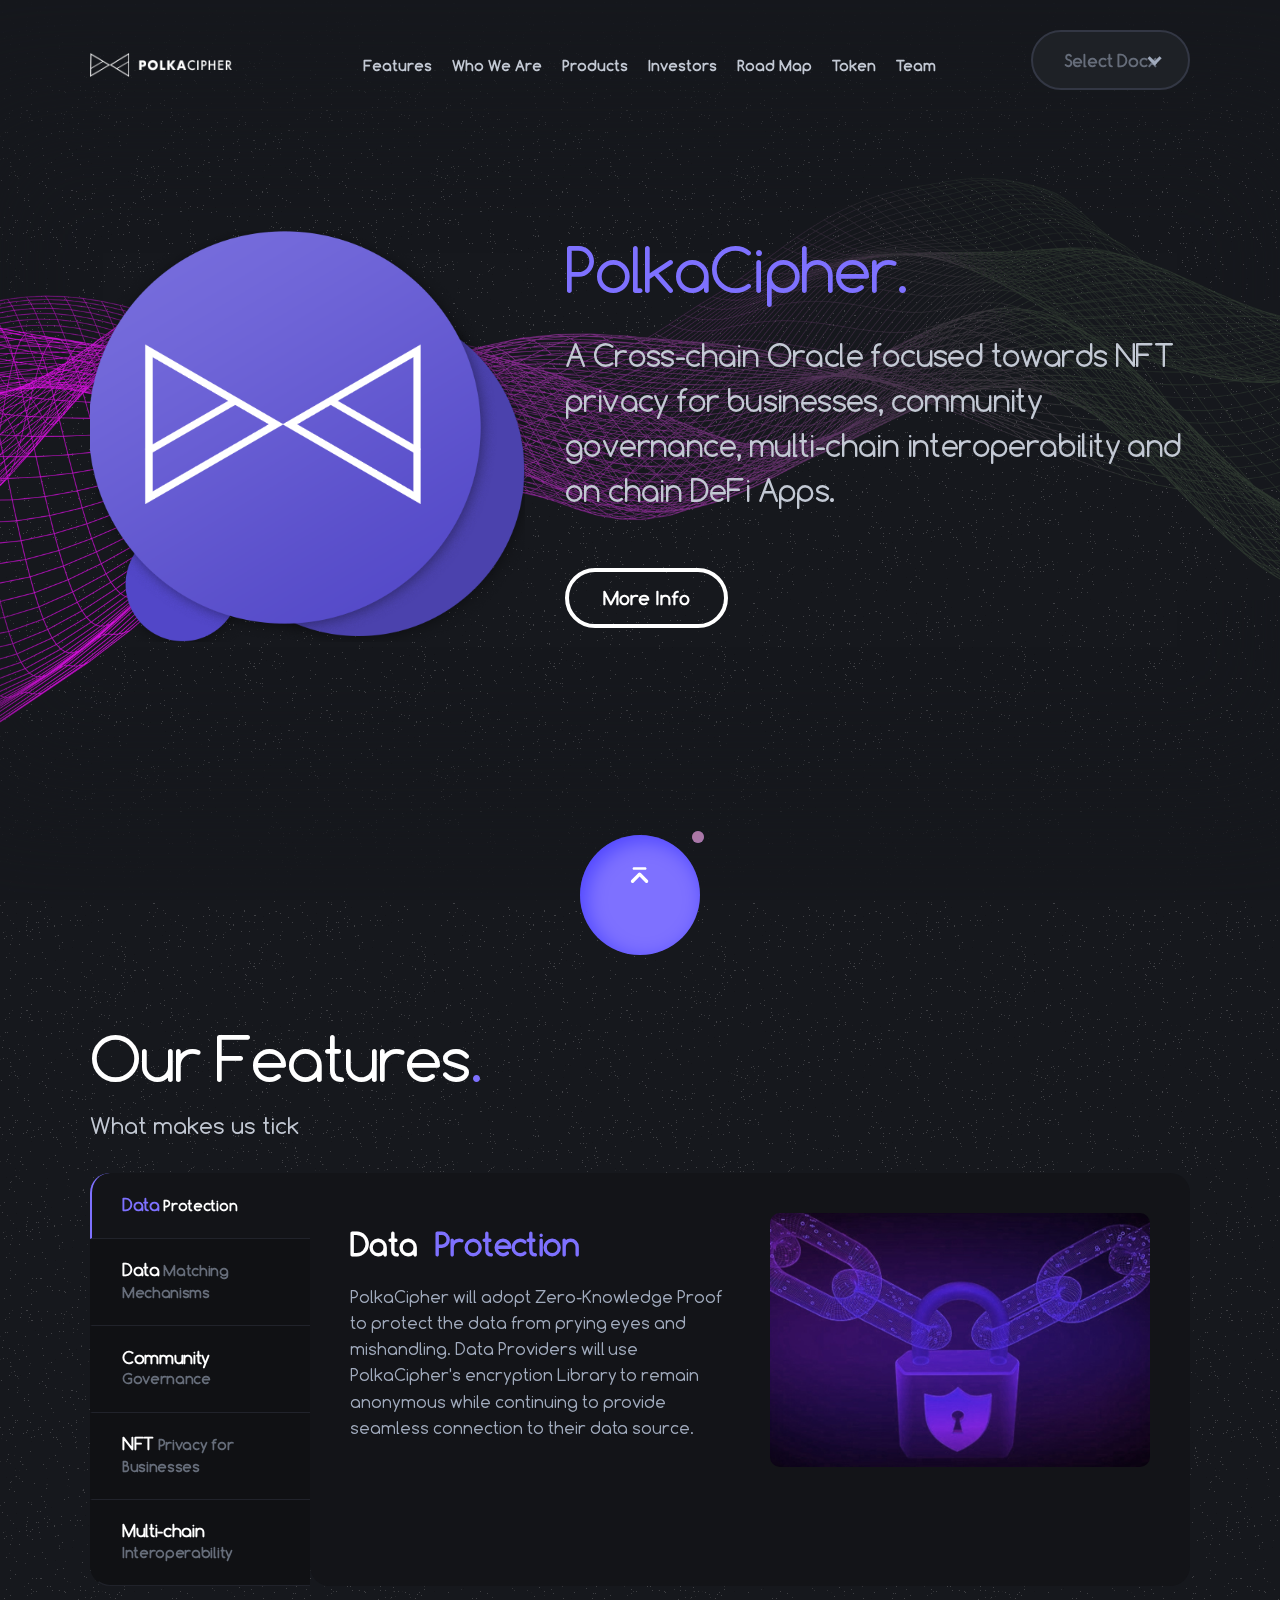
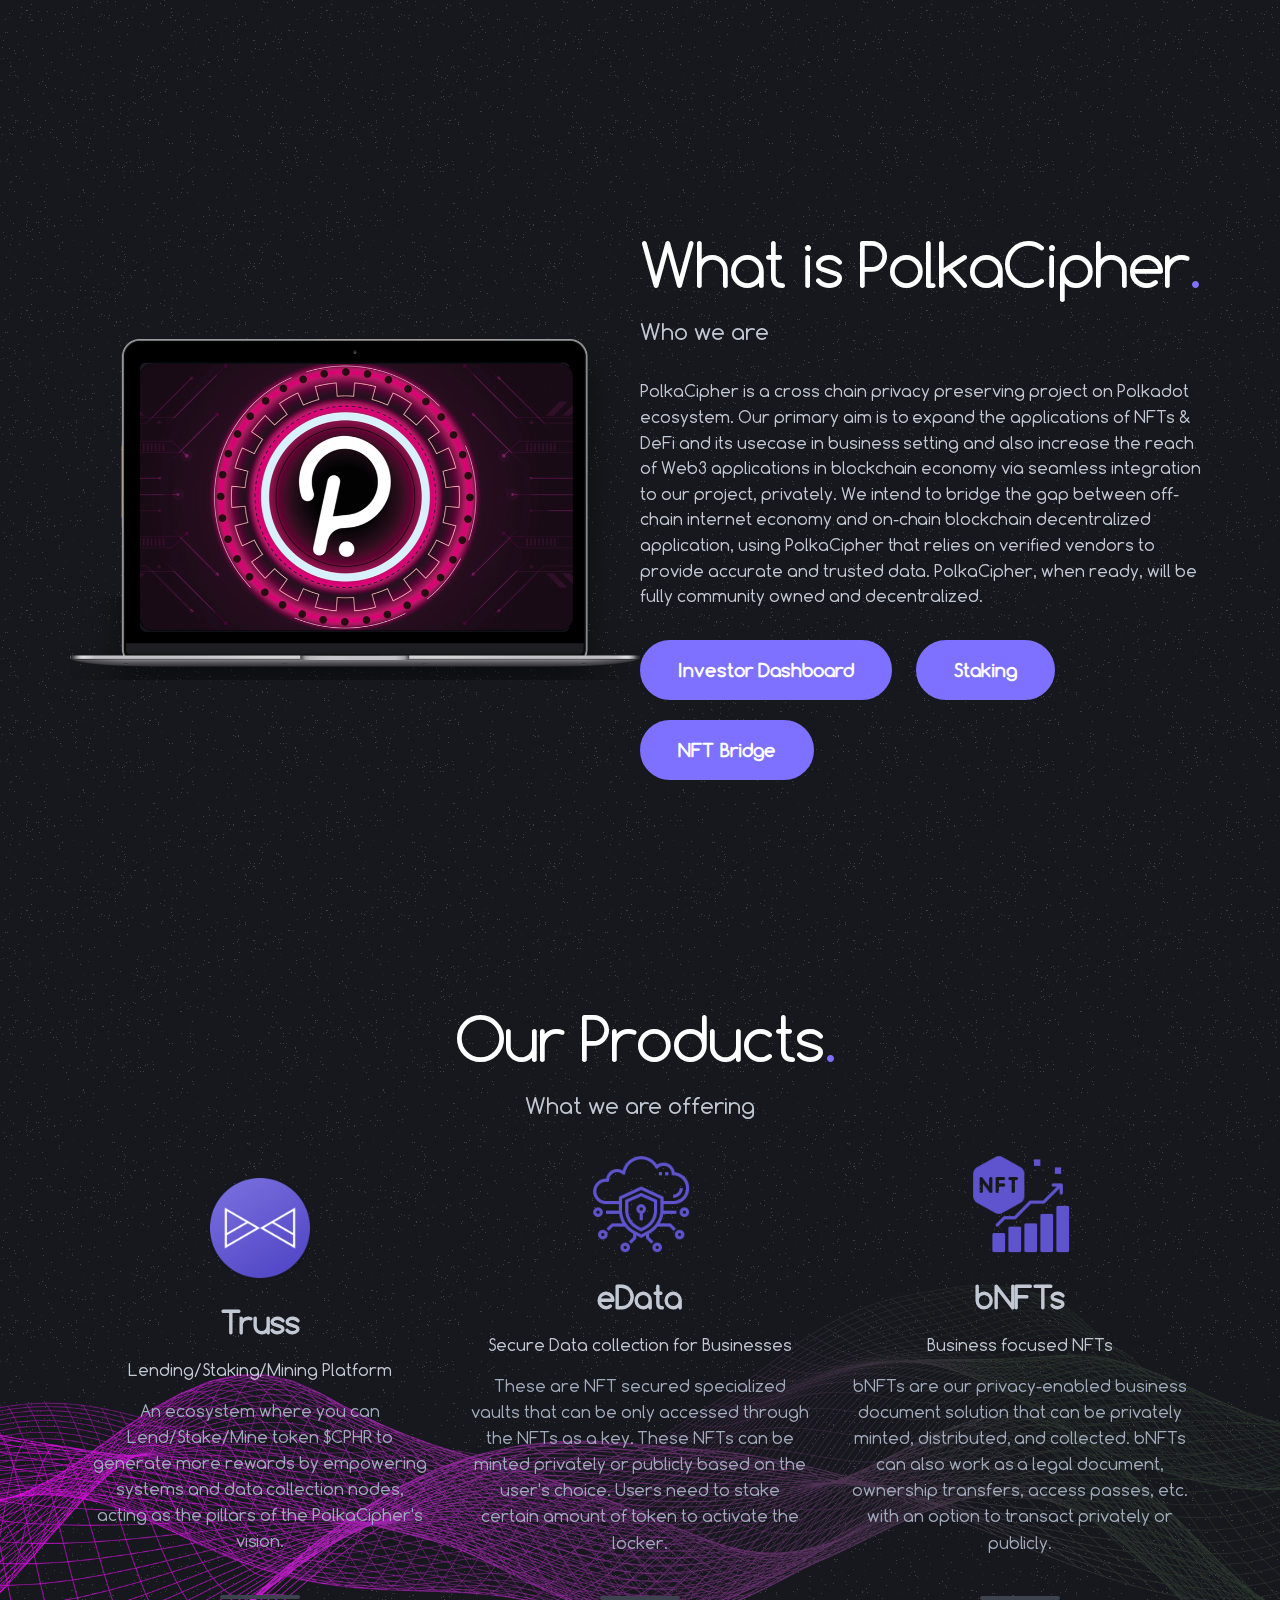
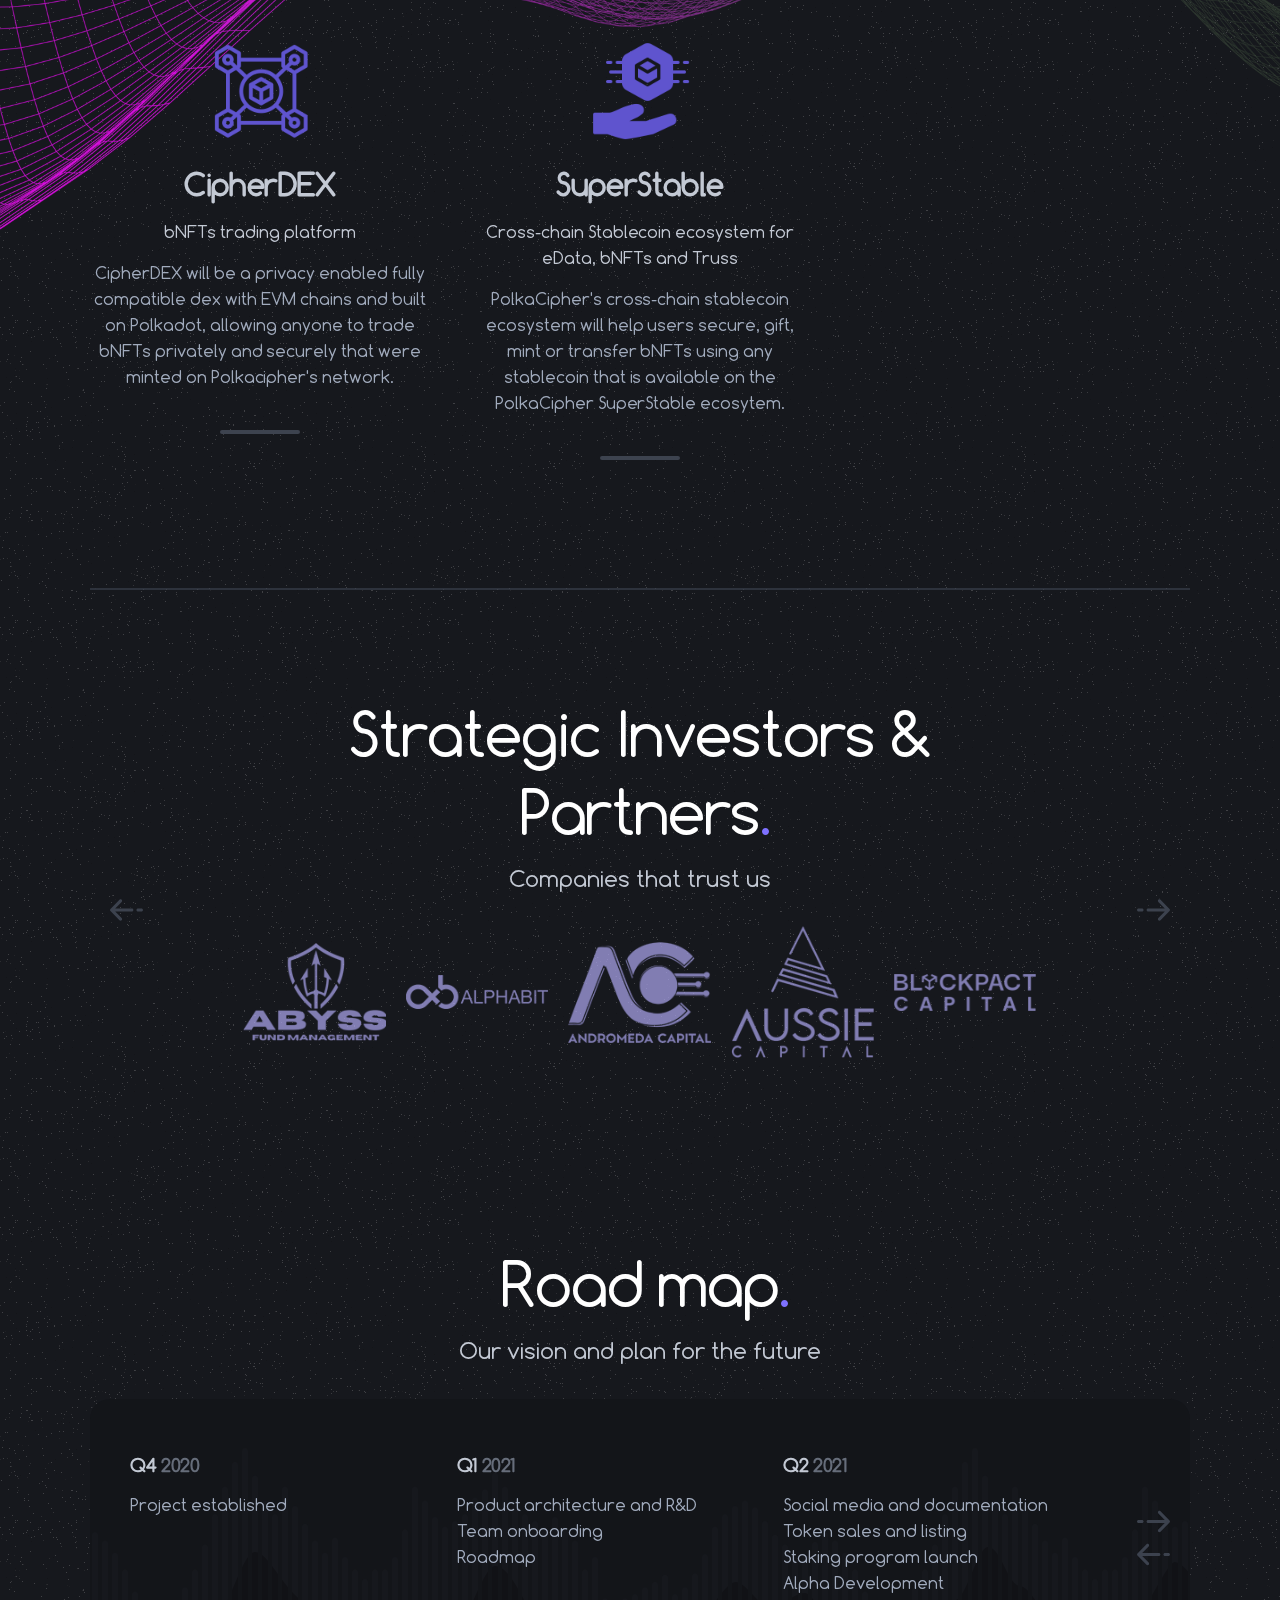
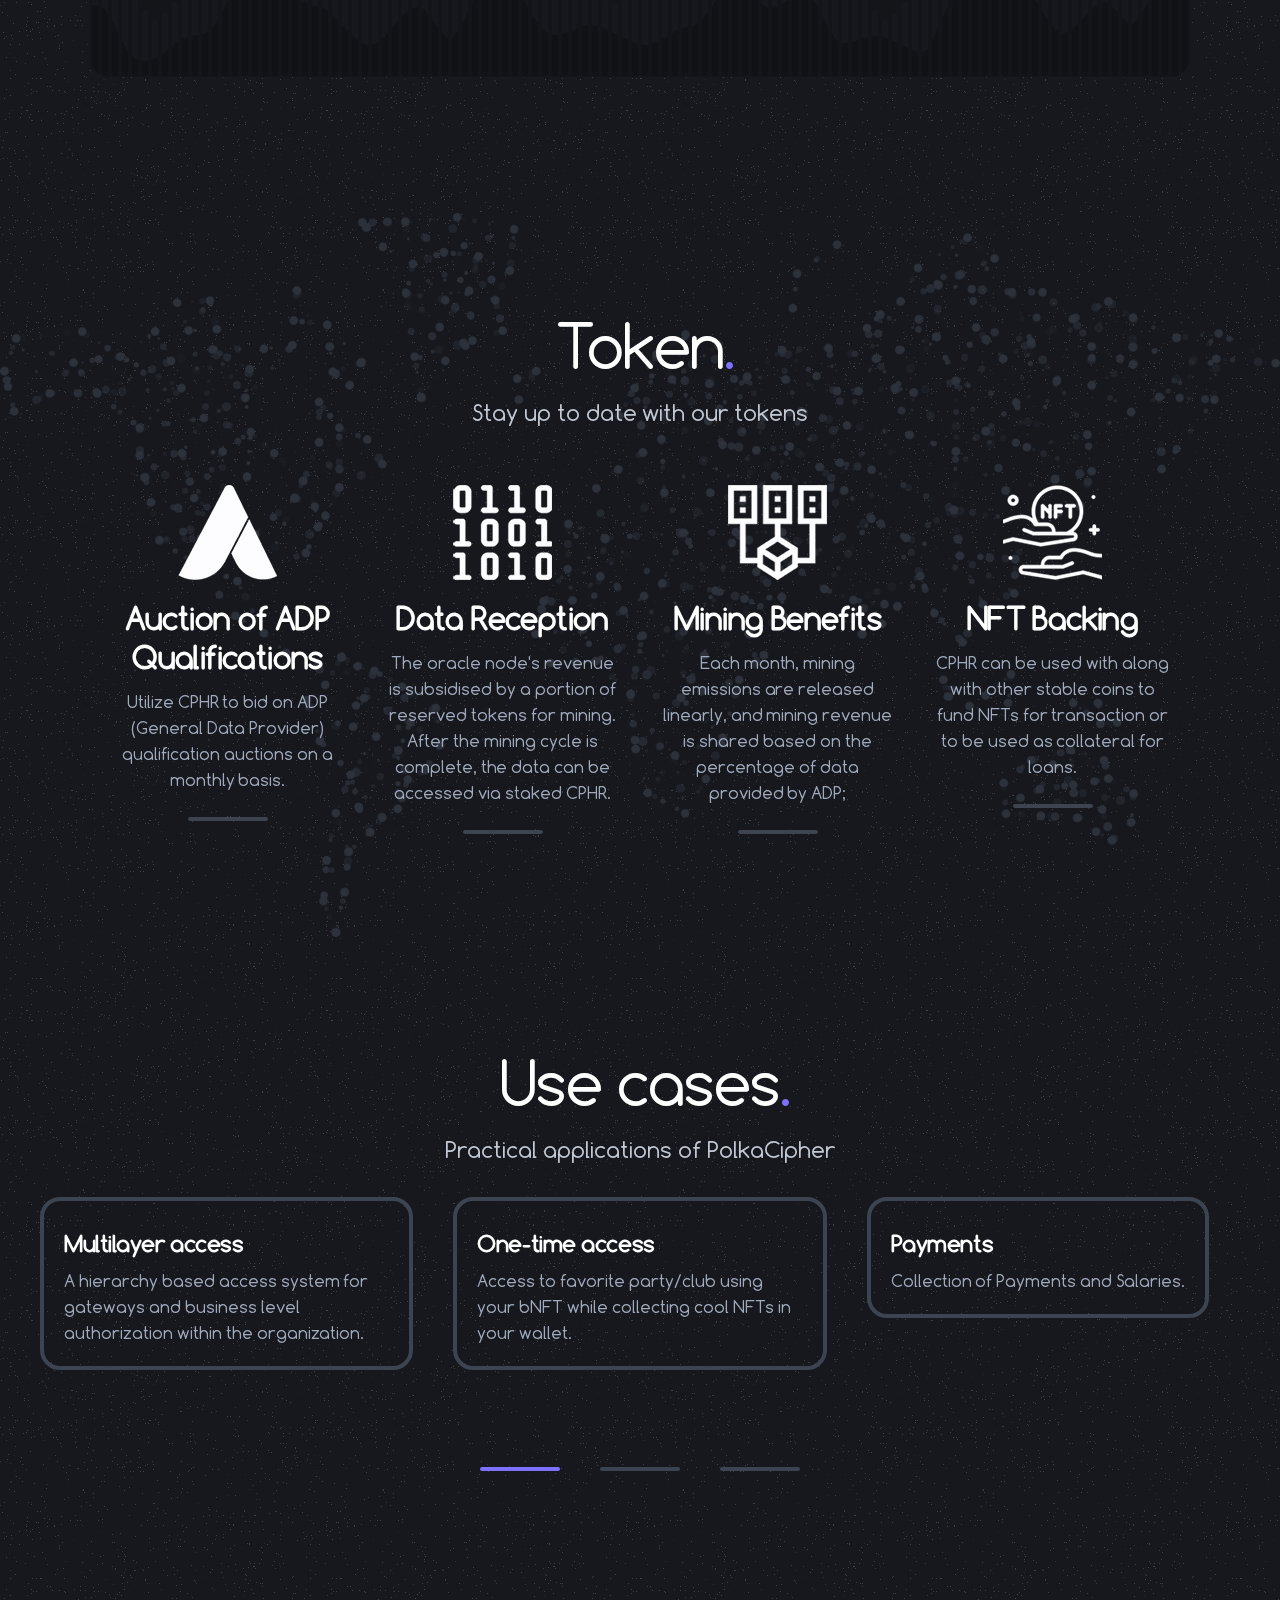
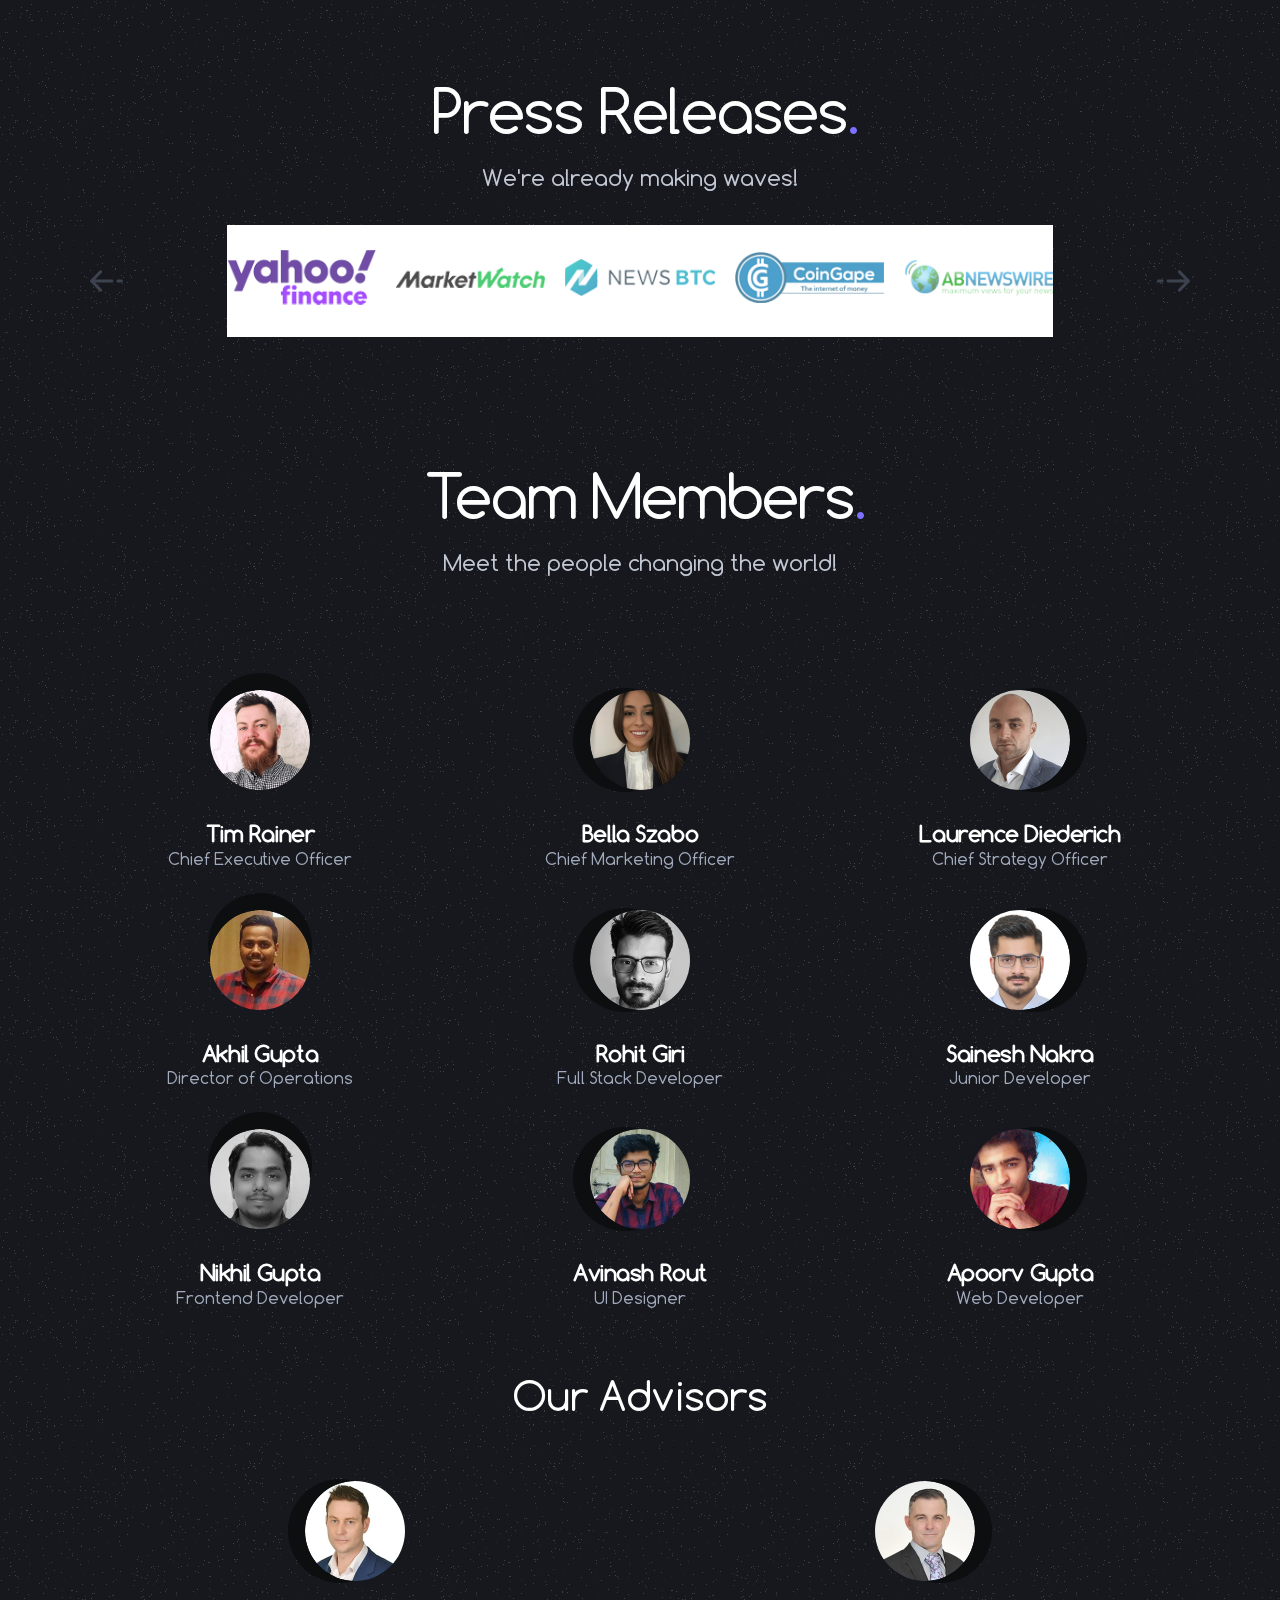
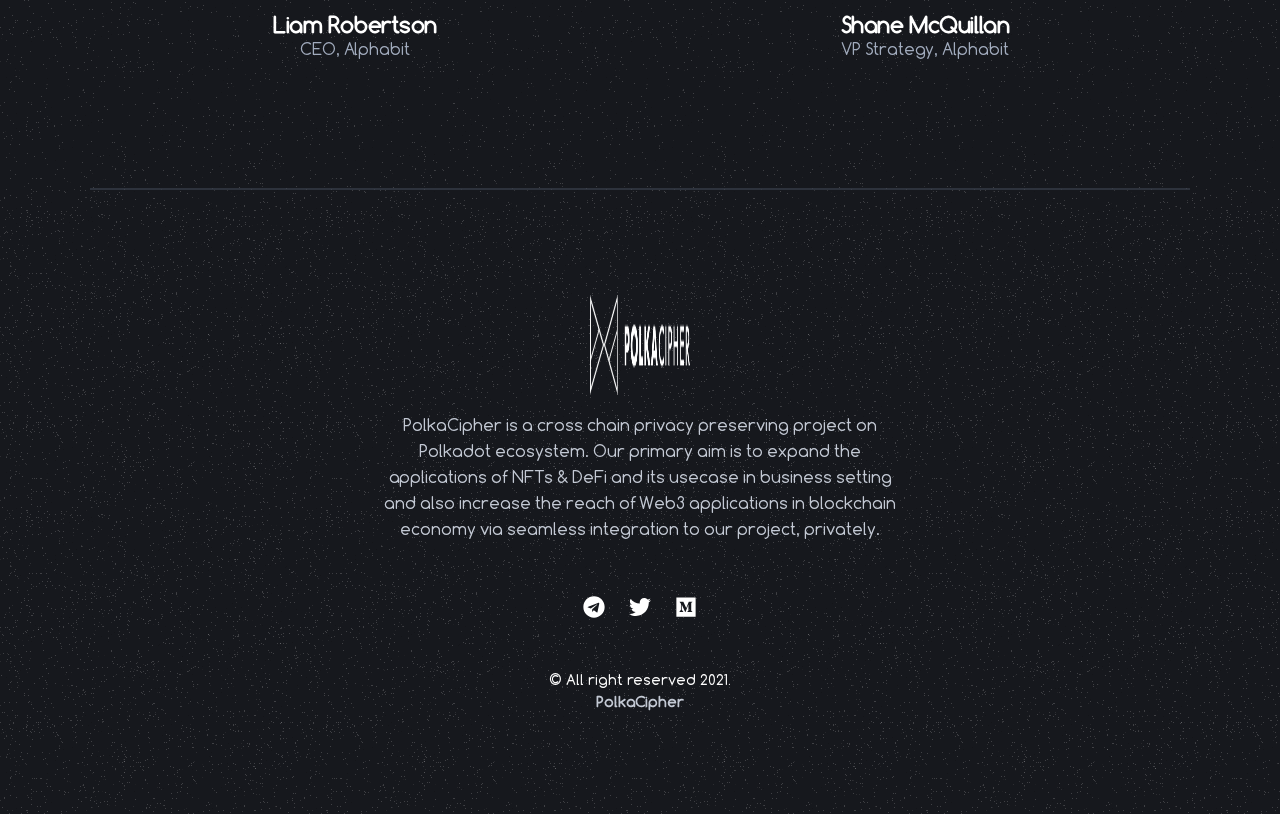
<file: index.html>
<!DOCTYPE html>
<html lang="en">
<head>

	<meta charset="UTF-8">
	<meta name="viewport" content="width=device-width, initial-scale=1, maximum-scale=1">
	<title>PolkaCipher</title>

    <meta name="description" content="A Cross-chain Oracle focused towards NFT privacy for businesses, community governance,
    multi-chain interoperability and on chain DeFi Apps.">
    <meta name="keywords" content="NFT, token, cryptocurrency, DeFi">
    <meta name="author" content="PolkaCipher">

    <meta property="og:title" content="PolkaCipher">
    <meta property="og:image" content="img/favicon.png">
    <meta property="og:description" content="A Cross-chain Oracle focused towards NFT privacy for businesses, community governance,
    multi-chain interoperability and on chain DeFi Apps.">
    <meta property="og:url" content="index.php">
    <meta name="twitter:card" content="img/favicon.png">


	<link rel="stylesheet" type="text/css" href="css/plugins.css">
	<link rel="stylesheet" type="text/css" href="css/theme-styles.css">
	<link rel="stylesheet" type="text/css" href="css/blocks.css">
	<link rel="stylesheet" type="text/css" href="css/font-awesome.css">

    <link rel="shortcut icon" href="img/favicon.png" type="image/x-icon">

	<link href="https://fonts.googleapis.com/css?family=Playfair+Display:400,400i,700i,900," rel="stylesheet">


</head>

<body class="crumina-grid">

<!-- Header -->

<header class="header" id="site-header">

	<div class="container">
		<div class="header-content-wrapper">
			<a data-scroll="true" href="#site-header" class="site-logo">
				<img src="img/logo-primary.png" alt="PolkaCipher" style="width: 80% !important;">
			</a>

			<nav id="primary-menu" class="primary-menu">

				<!-- menu-icon-wrapper -->

				<a href='javascript:void(0)' id="menu-icon-trigger" class="menu-icon-trigger showhide">
					<span class="mob-menu--title">Menu</span>
					<span id="menu-icon-wrapper" class="menu-icon-wrapper">
						<svg width="1000px" height="1000px">
							<path id="pathD" d="M 300 400 L 700 400 C 900 400 900 750 600 850 A 400 400 0 0 1 200 200 L 800 800"></path>
							<path id="pathE" d="M 300 500 L 700 500"></path>
							<path id="pathF" d="M 700 600 L 300 600 C 100 600 100 200 400 150 A 400 380 0 1 1 200 800 L 800 200"></path>
						</svg>
					</span>
				</a>

				<ul class="primary-menu-menu">

					<li>
                        <a data-scroll="true" href="#features">Features</a>
					</li>

					<li>
						<a data-scroll="true" href="#who_we_are">Who We Are</a>
					</li>

					<li>
                        <a data-scroll="true" href="#products">Products</a>
					</li>

					<li>
                        <a data-scroll="true" href="#investors">Investors</a>
					</li>

					<li>
                        <a data-scroll="true" href="#road">Road Map</a>
					</li>

					<li>
                        <a data-scroll="true" href="#token">Token</a>
					</li>

					<li>
                        <a data-scroll="true" href="#team">Team</a>
					</li>

				</ul>

			</nav>

			<select class="woox--select woox--select--dark" data-minimum-results-for-search="Infinity" data-dropdown-css-class="woox--select--dark-dropdown" tabindex="-1" aria-hidden="true" style="width: 15% !important;">
				<option data-display="Select Item">Select Docx</option>
				<option value="wikibooks" data-href="https://docs.polkacipher.com/">Wikibooks</option>
				<option value="tokenomics" data-href="https://docsend.com/view/pu35228mckwdxuv7">Tokenomics</option>
				<option value="litepaper" data-href="https://docsend.com/view/5szkd45drwvpmtif/">Litepaper</option>
			</select>

		</div>
	</div>
</header>

<!-- ... end Header -->

<!-- Intro PolkaCipher -->
<div class="main-content-wrapper">
	<section data-settings="particles-1" class="main-section crumina-flying-balls particles-js bg-1 medium-padding120 responsive-align-center" id="particle-533">
		<div class="container">
			<div class="row">
				<div class="col-lg-5 col-md-12 col-sm-12 col-xs-12">
					<img class="responsive-width-50" src="img/main.png" alt="image">
				</div>
				<div class="col-lg-7 col-md-12 col-sm-12 col-xs-12">
					<header class="crumina-module crumina-heading heading--h1 heading--with-decoration">
						<h2 class="heading-title c-primary">PolkaCipher</h2>
						<h2 class="heading-text">A Cross-chain Oracle focused towards NFT privacy for businesses, community
                            governance, multi-chain interoperability and on chain DeFi Apps.</h2>
					</header>
					<a data-scroll="true" href="#who_we_are" class="btn btn--large btn--transparent btn--secondary">More Info</a>
				</div>
			</div>
		</div>
		<canvas class="particles-js-canvas-el" width="2642" height="1354" style="width: 100%; height: 100%;"></canvas>
	</section>

<!--Our Features-->
    <section>
        <div id="features" class="container">
            <div class="row medium-padding120">
                <div class="col-lg-12 col-md-12 col-sm-12 col-xs-12">
					<!--<h2 class="heading-title weight-normal">Our Features</h2>-->
                    <header class="crumina-module crumina-heading heading--h2 heading--with-decoration align-left">
                        <h2 class="heading-title weight-normal no-margin author-name">Our Features</h2>
                        <div class="heading-text">What makes us tick</div>
                    </header>
                    <div class="tabs tabs--style6">
                        <ul role="tablist">
                            <li role="presentation" class="tab-control active">
                                <a href="#tab-25" role="tab" data-toggle="tab" class="control-item">
                                    <h6 class="tab-title">Data <span>Protection</span></h6>
                                </a>
                            </li>
                            <li role="presentation" class="tab-control">
                                <a href="#tab-26" role="tab" data-toggle="tab" class="control-item">
                                    <h6 class="tab-title">Data <span>Matching Mechanisms</span></h6>
                                </a>
                            </li>
                            <li role="presentation" class="tab-control">
                                <a href="#tab-27" role="tab" data-toggle="tab" class="control-item">
                                    <h6 class="tab-title">Community <span>Governance</span></h6>
                                </a>
                            </li>
                            <li role="presentation" class="tab-control">
                                <a href="#tab-28" role="tab" data-toggle="tab" class="control-item">
                                    <h6 class="tab-title">NFT <span>Privacy for Businesses</span></h6>
                                </a>
                            </li>
                            <li role="presentation" class="tab-control">
                                <a href="#tab-29" role="tab" data-toggle="tab" class="control-item">
                                    <h6 class="tab-title">Multi-chain <span>Interoperability</span></h6>
                                </a>
                            </li>
                        </ul>
                        <div class="tab-content">
                            <div role="tabpanel" class="tab-pane fade active" id="tab-25">
                                <div class="row">
                                    <div class="col-lg-6 col-md-12 col-sm-12 col-xs-12">
                                        <h4 class="tab-content-title">Data <span>Protection</span></h4>
                                        <p>PolkaCipher will adopt Zero-Knowledge Proof to protect the data from prying
                                            eyes and mishandling. Data Providers will use PolkaCipher's encryption Library
                                            to remain anonymous while continuing to provide seamless connection to their
                                            data source.</p>
                                    </div>
                                    <div class="col-lg-6 col-md-12 col-sm-12 col-xs-12">
                                        <img class="block-rounded" src="img/data_protection.jpg" alt="image">
                                    </div>
                                </div>
                            </div>
                            <div role="tabpanel" class="tab-pane fade" id="tab-26">
                                <div class="row">
                                    <div class="col-lg-6 col-md-12 col-sm-12 col-xs-12">
                                        <h4 class="tab-content-title">Data <span>Matching Mechanisms</span></h4>
                                        <p>PolkaCipher will use smart trackers to match the input data with the output data.
                                            These matching mechanisms will be tamper proof and will use VRF random seed
                                            to reach a final irreversible consensus.</p>
                                    </div>
                                    <div class="col-lg-6 col-md-12 col-sm-12 col-xs-12">
                                        <img class="block-rounded" src="img/data_matching.jpg" alt="image">
                                    </div>
                                </div>
                            </div>
                            <div role="tabpanel" class="tab-pane fade" id="tab-27">
                                <div class="row">
                                    <div class="col-lg-6 col-md-12 col-sm-12 col-xs-12">
                                        <h4 class="tab-content-title">Community<span>Governance</span></h4>
                                        <p>PolkaCipher's key decisions will be done by community through voting system to
                                            achieve full decentralization. A true community owned Oracle on blockchain.</p>
                                    </div>
                                    <div class="col-lg-6 col-md-12 col-sm-12 col-xs-12">
                                        <img class="block-rounded" src="img/community.jpg" alt="image">
                                    </div>
                                </div>
                            </div>
                            <div role="tabpanel" class="tab-pane fade" id="tab-28">
                                <div class="row">
                                    <div class="col-lg-6 col-md-12 col-sm-12 col-xs-12">
                                        <h4 class="tab-content-title">NFT <span>Privacy for Businesses</span></h4>
                                        <p>NFTs minted on PolkaCipher can be used as legal document by businesses as ledger
                                            or a legal contract that will be anonymous to public. These NFTs can be tracked
                                            by the concerned party with full disclosure to details and partially/fully hidden
                                            to non-concerned party.</p>
                                    </div>
                                    <div class="col-lg-6 col-md-12 col-sm-12 col-xs-12">
                                        <img class="block-rounded" src="img/nft-privacy.jpg" alt="image">
                                    </div>
                                </div>
                            </div>
                            <div role="tabpanel" class="tab-pane fade" id="tab-29">
                                <div class="row">
                                    <div class="col-lg-6 col-md-12 col-sm-12 col-xs-12">
                                        <h4 class="tab-content-title">Multi-chain<span>Interoperability</span></h4>
                                        <p>PolkaCipher will be fully compatible with multiple chains to provide a bridge
                                            that can securely transfer data and remain private at the same time.</p>
                                    </div>
                                    <div class="col-lg-6 col-md-12 col-sm-12 col-xs-12">
                                        <img class="block-rounded" src="img/multichain.jpg" alt="image">
                                    </div>
                                </div>
                            </div>
                        </div>
                    </div>
                </div>
            </div>
        </div>
    </section>

    <!--Who we are sec-->
    <section>

        <div class="container">
            <div id="who_we_are" data-scroll-id="who_we_are" class="row medium-padding120">
                <div class="crumina-module crumina-featured-block">
                    <div class="image-block">
                        <img src="img/polkadot-lapi.png" alt="phone">
                    </div>
                    <div class="text-block">
                        <header class="crumina-module crumina-heading heading--h2 heading--with-decoration">
                            <header class="crumina-module crumina-heading heading--h2 heading--with-decoration align-left">
                                <h2 class="heading-title weight-normal no-margin author-name">What is PolkaCipher</h2>
                                <div class="heading-text">Who we are</div>
                            </header>
                            <div class="heading-text" style="font-size: 1em !important;">PolkaCipher is a cross chain privacy
								preserving project on Polkadot ecosystem. Our primary aim is to expand the applications
								of NFTs & DeFi and its usecase in business setting and also increase the reach of Web3
								applications in blockchain economy via seamless integration to our project, privately.
                                We intend to bridge the gap between off-chain internet economy and on-chain blockchain
                                decentralized application, using PolkaCipher that relies on verified vendors to provide
                                accurate and trusted data. PolkaCipher, when ready, will be fully community owned and
                                decentralized.
							</div>
                        </header>
						<div>
							<a data-scroll="true" href="https://investors.polkacipher.com/" target="_blank" class="btn btn--large btn--primary">Investor Dashboard</a>
							<a data-scroll="true" href="https://truss.polkacipher.com/" target="_blank" class="btn btn--large btn--primary mr20 ml20">Staking</a>
							<a data-scroll="true" href="https://nftzie.com/" target="_blank" class="btn btn--large btn--primary">NFT Bridge</a>
						</div>
                    </div>
                </div>
            </div>

        </div>

    </section>


    <!--Products sec-->
	<section class="pt-mobile-80 bg-1">
		<div id="products" data-scroll-id="products" class="container">
			<div class="row medium-padding80">
                <header class="crumina-module crumina-heading heading--h2 heading--with-decoration align-center">
                    <h2 class="heading-title weight-normal no-margin author-name">Our Products</h2>
                    <div class="heading-text">What we are offering</div>
                </header>
				<div class="col-lg-4 col-md-12 col-sm-12 col-xs-12 mb30">
					<div class="crumina-module crumina-info-box info-box--double-borders">
						<div class="info-box-thumb">
							<img src="img/favicon.png">
						</div>
						<div class="info-box-content">
							<h4 class="info-box-title">Truss</h4>
							<div class="heading--h6 info-box-title">Lending/Staking/Mining Platform</div>
							<p class="info-box-text">An ecosystem where you can Lend/Stake/Mine token $CPHR to generate
								more rewards by empowering systems and data collection nodes, acting as the pillars of the
								PolkaCipher's vision.
							</p>
						</div>
					</div>
				</div>

				<div class="col-lg-4 col-md-12 col-sm-12 col-xs-12 mb30">
					<div class="crumina-module crumina-info-box info-box--double-borders">
						<div class="info-box-thumb">
							<img src="img/edata.png">
						</div>
						<div class="info-box-content">
							<h4 class="info-box-title">eData</h4>
							<div class="heading--h6 info-box-title">Secure Data collection for Businesses</div>
							<p class="info-box-text">These are NFT secured specialized vaults that can be only accessed
								through the NFTs as a key. These NFTs can be minted privately or publicly based on the user's
								choice. Users need to stake certain amount of token to activate the locker.</p>
						</div>
					</div>
				</div>

				<div class="col-lg-4 col-md-12 col-sm-12 col-xs-12 mb30">
					<div class="crumina-module crumina-info-box info-box--double-borders">
						<div class="info-box-thumb">
							<img src="img/bnft.png">
						</div>
						<div class="info-box-content">
							<h4 class="info-box-title">bNFTs</h4>
							<div class="heading--h6 info-box-title">Business focused NFTs</div>
							<p class="info-box-text">bNFTs are our privacy-enabled business document solution that can be
								privately minted, distributed, and collected. bNFTs can also work as a legal document, ownership
								transfers, access passes, etc. with an option to transact privately or publicly.</p>
						</div>
					</div>
				</div>

				<div class="col-lg-4 col-md-12 col-sm-12 col-xs-12 mb30">
					<div class="crumina-module crumina-info-box info-box--double-borders">
						<div class="info-box-thumb">
							<img src="img/cipher.png">
						</div>
						<div class="info-box-content">
							<h4 class="info-box-title">CipherDEX</h4>
							<div class="heading--h6 info-box-title">bNFTs trading platform</div>
							<p class="info-box-text">CipherDEX will be a privacy enabled fully compatible dex with EVM chains
								and built on Polkadot, allowing anyone to trade bNFTs privately and securely that were minted
								on Polkacipher's network.</p>
						</div>
					</div>
				</div>

				<div class="col-lg-4 col-md-12 col-sm-12 col-xs-12 mb30">
					<div class="crumina-module crumina-info-box info-box--double-borders">
						<div class="info-box-thumb">
							<img src="img/super-stable.png">
						</div>
						<div class="info-box-content">
							<h4 class="info-box-title">SuperStable</h4>
							<div class="heading--h6 info-box-title">Cross-chain Stablecoin ecosystem for eData, bNFTs and Truss</div>
							<p class="info-box-text">PolkaCipher's cross-chain stablecoin ecosystem will help users secure,
								gift, mint or transfer bNFTs using any stablecoin that is available on the PolkaCipher
								SuperStable ecosytem.</p>
						</div>
					</div>
				</div>

			</div>
			<hr>
		</div>
	</section>


    <!--clients/investors sec-->
    <section>
        <div class="pb100 pt100 container" id="investors" data-scroll-id="investors">
            <div class="col-lg-12 col-md-12 col0sm-12 col-xs-12">
                <div class="crumina-module crumina-module-slider clients--slider navigation-center-both-sides">

                    <div class="swiper-btn-next mt30">
                        <svg class="woox-icon icon-line-arrow-right">
                            <use xlink:href="#icon-line-arrow-right"></use>
                        </svg>
                    </div>

                    <div class="swiper-btn-prev mt30">
                        <svg class="woox-icon icon-line-arrow-left">
                            <use xlink:href="#icon-line-arrow-left"></use>
                        </svg>
                    </div>

                    <div class="row">
                        <div class="col-lg-10 col-lg-offset-1 col-md-12 col-sm-12 col-xs-12">
                            <header class="crumina-module crumina-heading heading--h2 heading--with-decoration align-center mb30">
                                <h2 class="heading-title weight-normal no-margin author-name">Strategic Investors & Partners</h2>
                                <div class="heading-text">Companies that trust us</div>
                            </header>
                            <div class="swiper-container swiper-unique-id-2 initialized swiper-container-initialized swiper-container-horizontal" data-show-items="5" data-prev-next="1" id="swiper-unique-id-2">
                                <div class="swiper-wrapper" style="width: 2541px; transform: translate3d(-847px, 0px, 0px); transition-duration: 0ms;">
                                    <div class="swiper-slide swiper-slide-active" data-swiper-slide-index="0" style="width: 149.4px; margin-right: 20px;">
                                        <a class="clients-item">
                                            <img src="img/client-1.png" class="" alt="logo">
                                        </a>
                                    </div>

                                    <div class="swiper-slide" data-swiper-slide-index="1" style="width: 149.4px; margin-right: 20px;">
                                        <a class="clients-item">
                                            <img src="img/client-2.png" class="" alt="logo">
                                        </a>
                                    </div>

                                    <div class="swiper-slide" data-swiper-slide-index="2" style="width: 149.4px; margin-right: 20px;">
                                        <a class="clients-item">
                                            <img src="img/client-3.png" class="" alt="logo">
                                        </a>
                                    </div><div class="swiper-slide" data-swiper-slide-index="3" style="width: 149.4px; margin-right: 20px;">
                                    <a class="clients-item">
                                        <img src="img/client-4.png" class="" alt="logo">
                                    </a>
                                </div><div class="swiper-slide" data-swiper-slide-index="4" style="width: 149.4px; margin-right: 20px;">
                                    <a class="clients-item">
                                        <img src="img/client-5.png" class="" alt="logo">
                                    </a>
                                </div>
                                    <div class="swiper-slide" data-swiper-slide-index="5" style="width: 149.4px; margin-right: 20px;">
                                        <a class="clients-item">
                                            <img src="img/client-6.png" class="" alt="logo">
                                        </a>
                                    </div>
                                    <div class="swiper-slide" data-swiper-slide-index="6" style="width: 149.4px; margin-right: 20px;">
                                        <a class="clients-item">
                                            <img src="img/client-7.png" class="" alt="logo">
                                        </a>
                                    </div>
                                    <div class="swiper-slide" data-swiper-slide-index="7" style="width: 149.4px; margin-right: 20px;">
                                        <a class="clients-item">
                                            <img src="img/client-8.png" class="" alt="logo">
                                        </a>
                                    </div>
                                    <div class="swiper-slide" data-swiper-slide-index="8" style="width: 149.4px; margin-right: 20px;">
                                        <a class="clients-item">
                                            <img src="img/client-9.png" class="" alt="logo">
                                        </a>
                                    </div>
                                    <div class="swiper-slide" data-swiper-slide-index="9" style="width: 149.4px; margin-right: 20px;">
                                        <a class="clients-item">
                                            <img src="img/client-10.png" class="" alt="logo">
                                        </a>
                                    </div>
                                    <div class="swiper-slide" data-swiper-slide-index="10" style="width: 149.4px; margin-right: 20px;">
                                        <a class="clients-item">
                                            <img src="img/client-11.png" class="" alt="logo">
                                        </a>
                                    </div>
                                </div>
                                <span class="swiper-notification" aria-live="assertive" aria-atomic="true"></span></div>

                        </div>
                    </div>
                </div>
            </div>
        </div>

    </section>


    <!--Road map sec-->
	<section>
		<div class="container" id="road" data-scroll-id="road">
			<div class="row medium-padding80">
				<div class="col-lg-12 col-md-12 col-sm-12 col-xs-12 mb30">

                    <header class="crumina-module crumina-heading heading--h2 heading--with-decoration align-center mb30">
                        <h2 class="heading-title weight-normal no-margin author-name">Road map</h2>
                        <div class="heading-text">Our vision and plan for the future</div>
                    </header>
					<div class="crumina-module crumina-module-slider crumina-slider--info-boxes">
						<div class="swiper-btn-wrap">
							<div class="swiper-btn-next">
								<svg class="woox-icon icon-line-arrow-right">
									<use xlink:href="#icon-line-arrow-right"></use>
								</svg>
							</div>
							<div class="swiper-btn-prev">
								<svg class="woox-icon icon-line-arrow-left">
									<use xlink:href="#icon-line-arrow-left"></use>
								</svg>
							</div>
						</div>
						<div class="swiper-container auto-height swiper-unique-id-1 initialized swiper-container-initialized swiper-container-horizontal swiper-container-autoheight" data-show-items="3" data-prev-next="1" data-space-between="0" id="swiper-unique-id-1">
							<div class="swiper-wrapper" style="width: 2940px; transition-duration: 0ms; transform: translate3d(-1960px, 0px, 0px); height: 191px;">

								<div class="swiper-slide" data-swiper-slide-index="1" style="width: 326.667px;">
									<div class="crumina-module crumina-info-box info-box--style2">

										<div class="info-box-content">
											<h5 class="info-box-title">Q4 <span>2020</span></h5>
											<p class="info-box-text">Project established</p>
										</div>
									</div>
								</div>
								<div class="swiper-slide" data-swiper-slide-index="2" style="width: 326.667px;">
									<div class="crumina-module crumina-info-box info-box--style2">

										<div class="info-box-content">
											<h5 class="info-box-title">Q1 <span>2021</span></h5>
											<p class="info-box-text">Product architecture and R&D <br>Team onboarding
                                                <br>Roadmap</p>
										</div>
									</div>
								</div>
								<div class="swiper-slide" data-swiper-slide-index="3" style="width: 326.667px;">
									<div class="crumina-module crumina-info-box info-box--style2">

										<div class="info-box-content">
											<h5 class="info-box-title">Q2 <span>2021</span></h5>
											<p class="info-box-text">Social media and documentation <br>
                                                Token sales and listing <br>
                                                Staking program launch <br>
                                                Alpha Development</p>
										</div>
									</div>
								</div>
								<div class="swiper-slide" data-swiper-slide-index="4" style="width: 326.667px;">
									<div class="crumina-module crumina-info-box info-box--style2">

										<div class="info-box-content">
											<h5 class="info-box-title">Q3 <span>2021</span></h5>
											<p class="info-box-text">CipherDex v1.0 Beta Launch - Truss <br>
                                                Exchange Listing <br>
                                                Partnership <br>
                                                Onboarding Data Vendors</p>
										</div>
									</div>
								</div><div class="swiper-slide" data-swiper-slide-index="5" style="width: 326.667px;">
									<div class="crumina-module crumina-info-box info-box--style2">

										<div class="info-box-content">
											<h5 class="info-box-title">Q4 <span>2021</span></h5>
											<p class="info-box-text">CipherDex v1.1 - eData, SuperStable and bNFT <br>
                                                Mobile Apps - v1.0 <br>
                                                p2p private NFT transfer terminal <br>
                                                Exchange listing <br>
                                                Multiple wallet integration</p>
										</div>
									</div>
								</div><div class="swiper-slide" data-swiper-slide-index="6" style="width: 326.667px;">
									<div class="crumina-module crumina-info-box info-box--style2">

										<div class="info-box-content">
											<h5 class="info-box-title">Q1 <span>2022</span></h5>
											<p class="info-box-text">CipherDex v1.2 <br>
                                                Mobile App - v1.1 <br>
                                                Cross- chain support for BSC and Matic <br>
                                                Business integrations</p>
										</div>
									</div>
								</div>
                                <div class="swiper-slide" data-swiper-slide-index="7" style="width: 326.667px;">
                                    <div class="crumina-module crumina-info-box info-box--style2">

                                        <div class="info-box-content">
                                            <h5 class="info-box-title">Q2 <span>2022</span></h5>
                                            <p class="info-box-text">CipherDex v1.3 <br>
                                                Mobile Apps - v1.2 <br>
                                                Cross chain support for other EVM based blockchain</p>
                                        </div>
                                    </div>
                                </div></div>
							<span class="swiper-notification" aria-live="assertive" aria-atomic="true"></span></div>
					</div>
				</div>
			</div>
		</div>
	</section>

    <!--token sec-->
    <section class="bg-dotted-map">
        <div class="container" id="token" data-scroll-id="token">
            <div class="row medium-padding120">
                <header class="crumina-module crumina-heading heading--h2 heading--with-decoration align-center mb30">
                    <h2 class="heading-title weight-normal no-margin author-name">Token</h2>
                    <div class="heading-text">Stay up to date with our tokens</div>
                </header>
                <div class="col-lg-12 col-md-12 col-sm-12 col-xs-12">
                    <div class="counters">
                        <div class="col-lg-3 col-md-6 col-sm-12 col-xs-12">
                            <div class="crumina-module crumina-counter-item">
                                <div class="img-switch">
                                    <img src="img/token-adp.png">
                                    <img src="img/token-adp-color.png" class="img-top">
                                </div>
                                <h4 class="author-name">Auction of ADP Qualifications</h4>
                                <p class="counter-text">Utilize CPHR to bid on ADP (General Data Provider) qualification auctions on a
                                    monthly basis.</p>
                                <div class="counter-line"></div>
                            </div>
                        </div>
                        <div class="col-lg-3 col-md-6 col-sm-12 col-xs-12">
                            <div class="crumina-module crumina-counter-item">
                                <div class="img-switch">
                                    <img src="img/token-data.png">
                                    <img src="img/token-data-color.png" class="img-top">
                                </div>
                                <h4 class="author-name">Data Reception</h4>
                                <p class="counter-text">The oracle node's revenue is subsidised by a portion of reserved
                                    tokens for mining. After the mining cycle is complete, the data can be accessed via staked CPHR.</p>
                                <div class="counter-line"></div>
                            </div>
                        </div>
                        <div class="col-lg-3 col-md-6 col-sm-12 col-xs-12">
                            <div class="crumina-module crumina-counter-item">
                                <div class="img-switch">
                                    <img src="img/token-mining.png">
                                    <img src="img/token-mining-color.png" class="img-top">
                                </div>
                                <h4 class="author-name">Mining Benefits</h4>
                                <p class="counter-text">Each month, mining emissions are released linearly, and mining revenue is shared
                                    based on the percentage of data provided by ADP;</p>
                                <div class="counter-line"></div>
                            </div>
                        </div>
                        <div class="col-lg-3 col-md-6 col-sm-12 col-xs-12">
                            <div class="crumina-module crumina-counter-item">
                                <div class="img-switch">
                                    <img src="img/token-nft.png">
                                    <img src="img/token-nft-color.png" class="img-top">
                                </div>
                                <h4 class="author-name">NFT Backing</h4>
                                <p class="counter-text">CPHR can be used with along with other stable coins to fund NFTs for transaction or
                                    to be used as collateral for loans.</p>
                                <div class="counter-line"></div>
                            </div>
                        </div>
                    </div>
                </div>
            </div>
        </div>
    </section>

    <section class="crumina-module crumina-module-slider crumina-slider--testimonial-style4 pt80 pb100">

        <header class="crumina-module crumina-heading heading--h2 heading--with-decoration align-center mb30">
            <h2 class="heading-title weight-normal no-margin author-name">Use cases</h2>
            <div class="heading-text">Practical applications of PolkaCipher</div>
        </header>

        <div class="swiper-container swiper-unique-id-5 initialized swiper-container-initialized swiper-container-horizontal" data-show-items="auto" data-centered-slider="true" id="swiper-unique-id-5">
            <div class="swiper-wrapper" style="width: 14796px; transition-duration: 0ms; transform: translate3d(-6145px, 0px, 0px);">

                <div class="swiper-slide" data-swiper-slide-index="0" style="margin-right: 20px;">
                    <div class="col-lg-4 col-md-12 col-sm-12 col-xs-12 mb30">
                        <div class="crumina-module crumina-testimonial-item testimonial--bordered">
                            <div class="testimonial-content">
                                <h6>Multilayer access</h6>
                                <span>A hierarchy based access system for gateways and business level authorization within the organization.</span>
                            </div>
                        </div>
                    </div>

                    <div class="col-lg-4 col-md-12 col-sm-12 col-xs-12 mb30">
                        <div class="crumina-module crumina-testimonial-item testimonial--bordered">
                            <div class="testimonial-content">
                                <h6>One-time access</h6>
                                <span>Access to favorite party/club using your bNFT while collecting cool NFTs in your wallet.</span>
                            </div>
                        </div>
                    </div>

                    <div class="col-lg-4 col-md-12 col-sm-12 col-xs-12 mb30">
                        <div class="crumina-module crumina-testimonial-item testimonial--bordered">
                            <div class="testimonial-content">
                                <h6>Payments</h6>
                                <span>Collection of Payments and Salaries.</span>
                            </div>
                        </div>
                    </div>
                </div>

                <div class="swiper-slide" data-swiper-slide-index="1" style="margin-right: 20px;">
                <div class="col-lg-4 col-md-12 col-sm-12 col-xs-12 mb30">
                    <div class="crumina-module crumina-testimonial-item testimonial--bordered">
                        <div class="testimonial-content">
                            <h6>Ownership Transfers</h6>
                            <span>Transfer ownership of asset such as tokens, without moving tokens.</span>
                        </div>
                    </div>
                </div>

                <div class="col-lg-4 col-md-12 col-sm-12 col-xs-12 mb30">
                    <div class="crumina-module crumina-testimonial-item testimonial--bordered">
                        <div class="testimonial-content">
                            <h6>Legal</h6>
                            <span>Create a business documents and share privately. Easy and private transfers. Secured.</span>
                        </div>
                    </div>
                </div>

                <div class="col-lg-4 col-md-12 col-sm-12 col-xs-12 mb30">
                    <div class="crumina-module crumina-testimonial-item testimonial--bordered">

                        <div class="testimonial-content">
                            <h6>Insurance</h6>
                            <span>Use bNFT to create an insurance document that can be verified on-chain and remain private at the same time.</span>
                        </div>
                    </div>
                </div>

            </div>

                <div class="swiper-slide" data-swiper-slide-index="2" style="margin-right: 20px;">
                <div class="col-lg-4 col-md-12 col-sm-12 col-xs-12 mb30">
                        <div class="crumina-module crumina-testimonial-item testimonial--bordered">
                            <div class="testimonial-content">
                            <h6>Proof of Authenticity</h6>
                            <span>Serial numbers can be minted on bNFT. Ownership of this bNFT will authenticate rights
                                to the physical devices or products, curbing any chances of fake products.</span>
                        </div>
                    </div>
                </div>

                <div class="col-lg-4 col-md-12 col-sm-12 col-xs-12 mb30">
                    <div class="crumina-module crumina-testimonial-item testimonial--bordered">
                        <div class="testimonial-content">
                            <h6>Governance and Voting</h6>
                            <span>Voting and Governance for businesses, making it fair and transparent for everyone to
                                participate without need to buy shares/tokens..</span>
                        </div>
                    </div>
                </div>

                <div class="col-lg-4 col-md-12 col-sm-12 col-xs-12 mb30">
                    <div class="crumina-module crumina-testimonial-item testimonial--bordered">
                        <div class="testimonial-content">
                            <h6>Time-Based</h6>
                            <span>Lock your NFTs with time-lock, access when unlocked.</span>
                        </div>
                    </div>
                </div>
            </div>

            </div>

        </div>
            <span class="swiper-notification" aria-live="assertive" aria-atomic="true"></span>

        <!-- If we need pagination -->
        <div class="swiper-pagination pagination-swiper-unique-id-5 swiper-pagination-clickable swiper-pagination-bullets">
            <span class="swiper-pagination-bullet" tabindex="0" role="button" aria-label="Go to slide 1"></span>
            <span class="swiper-pagination-bullet" tabindex="1" role="button" aria-label="Go to slide 2"></span>
            <span class="swiper-pagination-bullet" tabindex="2" role="button" aria-label="Go to slide 3"></span>
        </div>

    </section>

	<!-- Press releases sec -->
    <section>

		<div class="container">

			<div class="row pb120 pt120">
				<div class="col-lg-12 col-md-12 col0sm-12 col-xs-12">
                    <header class="crumina-module crumina-heading heading--h2 heading--with-decoration align-center mb30">
                        <h2 class="heading-title weight-normal no-margin author-name">Press Releases</h2>
                        <div class="heading-text">We're already making waves!</div>
                    </header>
					<div class="crumina-module crumina-module-slider clients--slider navigation-center-both-sides">

						<div class="swiper-btn-next">
							<svg class="woox-icon icon-line-arrow-right">
								<use xlink:href="#icon-line-arrow-right"></use>
							</svg>
						</div>

						<div class="swiper-btn-prev">
							<svg class="woox-icon icon-line-arrow-left">
								<use xlink:href="#icon-line-arrow-left"></use>
							</svg>
						</div>

						<div class="row">
							<div class="col-lg-10 col-lg-offset-1 col-md-12 col-sm-12 col-xs-12">
								<div class="swiper-container bg-white pad-vert10" data-show-items="5" data-prev-next="1">
									<div class="swiper-wrapper">
										<div class="swiper-slide">
											<a class="clients-item" href="https://finance.yahoo.com/redefining-enterprise-nft-landscape-082126137.html" target="_blank">
												<img src="img/press-yahoo.png" class="" alt="logo">
											</a>
										</div>
										<div class="swiper-slide">
											<a class="clients-item" href="https://www.marketwatch.com/press-release/staying-in-the-forefront-of-entreprise-nft-adoption-2021-05-12" target="_blank">
												<img src="img/press-mkt-watch.png" class="" alt="logo">
											</a>
										</div>
										<div class="swiper-slide">
											<a class="clients-item" href="https://www.newsbtc.com/press-releases/how-polkacipher-intends-to-change-the-nft-and-defi-world/" target="_blank">
												<img src="img/press-news-btc.png" class="" alt="logo">
											</a>
										</div>
										<div class="swiper-slide">
											<a class="clients-item" href="https://coingape.com/privacy-preserving-oracle-network/" target="_blank">
												<img src="img/press-coingape.png" class="" alt="logo">
											</a>
										</div>
										<div class="swiper-slide">
											<a class="clients-item" href="https://www.abnewswire.com/pressreleases/polkacipher-reshapes-the-operation-of-nfts-with-unique-blockchain-mechanisms_544974.html" target="_blank">
												<img src="img/press-absnews.png" class="" alt="logo">
											</a>
										</div>
                                        <div class="swiper-slide">
                                            <a class="clients-item" href="https://coin68.com/polkacipher-ido-tren-trustpad-va-thong-tin-chi-tiet-ve-whitelist/" target="_blank">
                                                <img src="img/press-60coin.png" class="" alt="logo">
                                            </a>
                                        </div>
                                        <div class="swiper-slide">
                                            <a class="clients-item" href="https://0xzx.com/2021070714221573765.html" target="_blank">
                                                <img src="img/press-china.png" class="" alt="logo">
                                            </a>
                                        </div>
									</div>
								</div>

							</div>
						</div>
					</div>
				</div>
			</div>
		</div>

	</section>

    <!-- Team members sec -->
    <section class="pt-mobile-80">
        <div class="container" id="team" data-scroll-id="team">
            <header class="crumina-module crumina-heading heading--h2 heading--with-decoration align-center mb30">
                <h2 class="heading-title weight-normal no-margin author-name">Team Members</h2>
                <div class="heading-text">Meet the people changing the world!</div>
            </header>
            <div class="row medium-padding80">
                <div class="col-lg-4 col-md-4 col-sm-12 col-xs-12 mb40">
                    <div class="author-block author-block--column hover-shadow-top">
                        <div class="avatar avatar200">
                            <img src="img/team-tim.jpg" alt="avatar">
                        </div>
                        <div class="author-content">
                            <a href="https://www.linkedin.com/in/timrainer/" target="_blank" class="h6 author-name">Tim Rainer</a>
                            <div class="author-prof">Chief Executive Officer</div>
                        </div>
                    </div>
                </div>
                <div class="col-lg-4 col-md-4 col-sm-12 col-xs-12 mb40">
                    <div class="author-block author-block--column hover-shadow-left">
                        <div class="avatar avatar200">
                            <img src="img/team-bella.jpg" alt="avatar">
                        </div>
                        <div class="author-content">
                            <a href="https://www.linkedin.com/in/annabella-szabo" target="_blank" class="h6 author-name">Bella Szabo</a>
                            <div class="author-prof">Chief Marketing Officer</div>
                        </div>
                    </div>
                </div>
                <div class="col-lg-4 col-md-4 col-sm-12 col-xs-12 mb40">
                    <div class="author-block author-block--column hover-shadow-right">
                        <div class="avatar avatar200">
                            <img src="img/team-laurence.jpg" alt="avatar">
                        </div>
                        <div class="author-content">
                            <a href="https://www.linkedin.com/in/laurence0009/" target="_blank" class="h6 author-name">Laurence Diederich</a>
                            <div class="author-prof">Chief Strategy Officer</div>
                        </div>
                    </div>
                </div>
                <div class="col-lg-4 col-md-4 col-sm-12 col-xs-12 mb40">
                    <div class="author-block author-block--column hover-shadow-top">
                        <div class="avatar avatar200">
                            <img src="img/team-akhil.jpg" alt="avatar">
                        </div>
                        <div class="author-content">
                            <a href="https://www.linkedin.com/in/akh1lgupta/" target="_blank" class="h6 author-name">Akhil Gupta</a>
                            <div class="author-prof">Director of Operations</div>
                        </div>
                    </div>
                </div>
                <div class="col-lg-4 col-md-4 col-sm-12 col-xs-12 mb40">
                    <div class="author-block author-block--column hover-shadow-left">
                        <div class="avatar avatar200">
                            <img src="img/team-rohit.jpg" alt="avatar">
                        </div>
                        <div class="author-content">
                            <a href="https://www.linkedin.com/in/rohitgiri859/" target="_blank" class="h6 author-name">Rohit Giri</a>
                            <div class="author-prof">Full Stack Developer</div>
                        </div>
                    </div>
                </div>
                <div class="col-lg-4 col-md-4 col-sm-12 col-xs-12 mb40">
                    <div class="author-block author-block--column hover-shadow-right">
                        <div class="avatar avatar200">
                            <img src="img/team-sainesh.jpg" alt="avatar">
                        </div>
                        <div class="author-content">
                            <a href="https://www.linkedin.com/in/sainesh-nakra-0ba096172/" target="_blank" class="h6 author-name">Sainesh Nakra</a>
                            <div class="author-prof">Junior Developer</div>
                        </div>
                    </div>
                </div>
                <div class="col-lg-4 col-md-4 col-sm-12 col-xs-12 mb40">
                    <div class="author-block author-block--column hover-shadow-top">
                        <div class="avatar avatar200">
                            <img src="img/team-nikhil.jpg" alt="avatar">
                        </div>
                        <div class="author-content">
                            <a href="https://www.linkedin.com/in/nikhil-gupta-18624996/" target="_blank" class="h6 author-name">Nikhil Gupta</a>
                            <div class="author-prof">Frontend Developer</div>
                        </div>
                    </div>
                </div>
                <div class="col-lg-4 col-md-4 col-sm-12 col-xs-12 mb40">
                    <div class="author-block author-block--column hover-shadow-left">
                        <div class="avatar avatar200">
                            <img src="img/team-avinash.jpg" alt="avatar">
                        </div>
                        <div class="author-content">
                            <a href="https://www.linkedin.com/in/avinash-rout-998500185/" target="_blank" class="h6 author-name">Avinash Rout</a>
                            <div class="author-prof">UI Designer</div>
                        </div>
                    </div>
                </div>
                <div class="col-lg-4 col-md-4 col-sm-12 col-xs-12 mb60">
                    <div class="author-block author-block--column hover-shadow-right">
                        <div class="avatar avatar200">
                            <img src="img/team-apoorv.jpg" alt="avatar">
                        </div>
                        <div class="author-content">
                            <a href="https://www.linkedin.com/in/apoorv-gupta-421bb9189/" target="_blank" class="h6 author-name">Apoorv Gupta</a>
                            <div class="author-prof">Web Developer</div>
                        </div>
                    </div>
                </div>

                <h3 class="weight-normal align-center mb60">Our Advisors</h3>

                <div>
                    <div class="col-lg-6 col-md-6 col-sm-12 col-xs-12 mb40">
                        <div class="author-block author-block--column hover-shadow-left">
                            <div class="avatar avatar200">
                                <img src="img/team-liam.jpg" alt="avatar">
                            </div>
                            <div class="author-content">
                                <a href="https://www.linkedin.com/in/liam-robertson-87246a10/" target="_blank" class="h6 author-name">Liam Robertson</a>
                                <div class="author-prof">CEO, Alphabit</div>
                            </div>
                        </div>
                    </div>
                    <div class="col-lg-6 col-md-6 col-sm-12 col-xs-12 mb40">
                        <div class="author-block author-block--column hover-shadow-right">
                            <div class="avatar avatar200">
                                <img src="img/team-shane.jpg" alt="avatar">
                            </div>
                            <div class="author-content">
                                <a href="https://www.linkedin.com/in/startupadviser/" target="_blank" class="h6 author-name">Shane McQuillan</a>
                                <div class="author-prof">VP Strategy, Alphabit</div>
                            </div>
                        </div>
                    </div>
                </div>

            </div>
            <hr>
        </div>

    </section>

</div>

<!-- Footer -->

<footer id="site-footer" class="footer">

	<div class="container">
		<div class="row">
			<div class="col-lg-6 col-lg-offset-3 col-md-6 col-md-offset-3 col-sm-12 col-sm-offset-0 col-xs-12">
				<div class="widget w-info">
					<a>
						<img src="img/logo-primary.png" alt="PolkaCipher logo" class="info-box-thumb">
					</a>
					<p>PolkaCipher is a cross chain privacy preserving project on Polkadot ecosystem. Our primary aim is
                        to expand the applications of NFTs & DeFi and its usecase in business setting and also increase
                        the reach of Web3 applications in blockchain economy via seamless integration to our project, privately.</p>
				</div>

				<div class="widget w-contacts">
					<ul class="socials socials--white">
						<li class="social-item">
							<a href="https://t.me/PolkaCipher" target="_blank">
								<i class="fab fa-telegram woox-icon"></i>
							</a>
						</li>

						<li class="social-item">
							<a href="https://twitter.com/polkacipher" target="_blank">
								<i class="fab fa-twitter woox-icon"></i>
							</a>
						</li>

						<li class="social-item">
							<a href="https://polkacipher.medium.com/" target="_blank">
								<i class="fab fa-medium woox-icon"></i>
							</a>
						</li>
					</ul>
				</div>

			</div>
		</div>
	</div>

	<div class="sub-footer">
		<div class="container">
			<div class="row">
				<div class="col-lg-6 col-lg-offset-3 col-md-6 col-md-offset-3 col-sm-12 col-sm-offset-0 col-xs-12">

					<span>© All right reserved 2021.</span>
					<span><a>PolkaCipher</a></span>

				</div>

			</div>
		</div>
	</div>

	<a class="back-to-top" href="#">
		<svg class="woox-icon icon-top-arrow">
			<use xlink:href="#icon-top-arrow"></use>
		</svg>
	</a>
</footer>

<!-- ... end Footer -->



<!-- jQuery first, then Other JS. -->

<script src="js/jquery-3.3.1.js"></script>

<script src="js/js-plugins/leaflet.js"></script>
<script src="js/js-plugins/crum-mega-menu.js"></script>
<script src="js/js-plugins/jquery-circle-progress.js"></script>
<script src="js/js-plugins/segment.js"></script>
<script src="js/js-plugins/bootstrap.js"></script>

<script src="js/js-plugins/Headroom.js"></script>
<script src="js/js-plugins/jquery.magnific-popup.js"></script>

<script src="js/js-plugins/perfect-scrollbar.js"></script>

<script src="js/js-plugins/select2.js"></script>
<script src="js/js-plugins/smooth-scroll.js"></script>

<script src="js/js-plugins/ajax-pagination.js"></script>
<script src="js/js-plugins/swiper.min.js"></script>
<script src="js/js-plugins/material.min.js"></script>


<!-- FontAwesome 5.x.x JS -->

<script defer src="fonts/fontawesome-all.js"></script>

<script src="js/main.js"></script>

<!-- SVG icons loader -->
<script src="js/svg-loader.js"></script>
<!-- /SVG icons loader -->

</body>
</html>
</file>
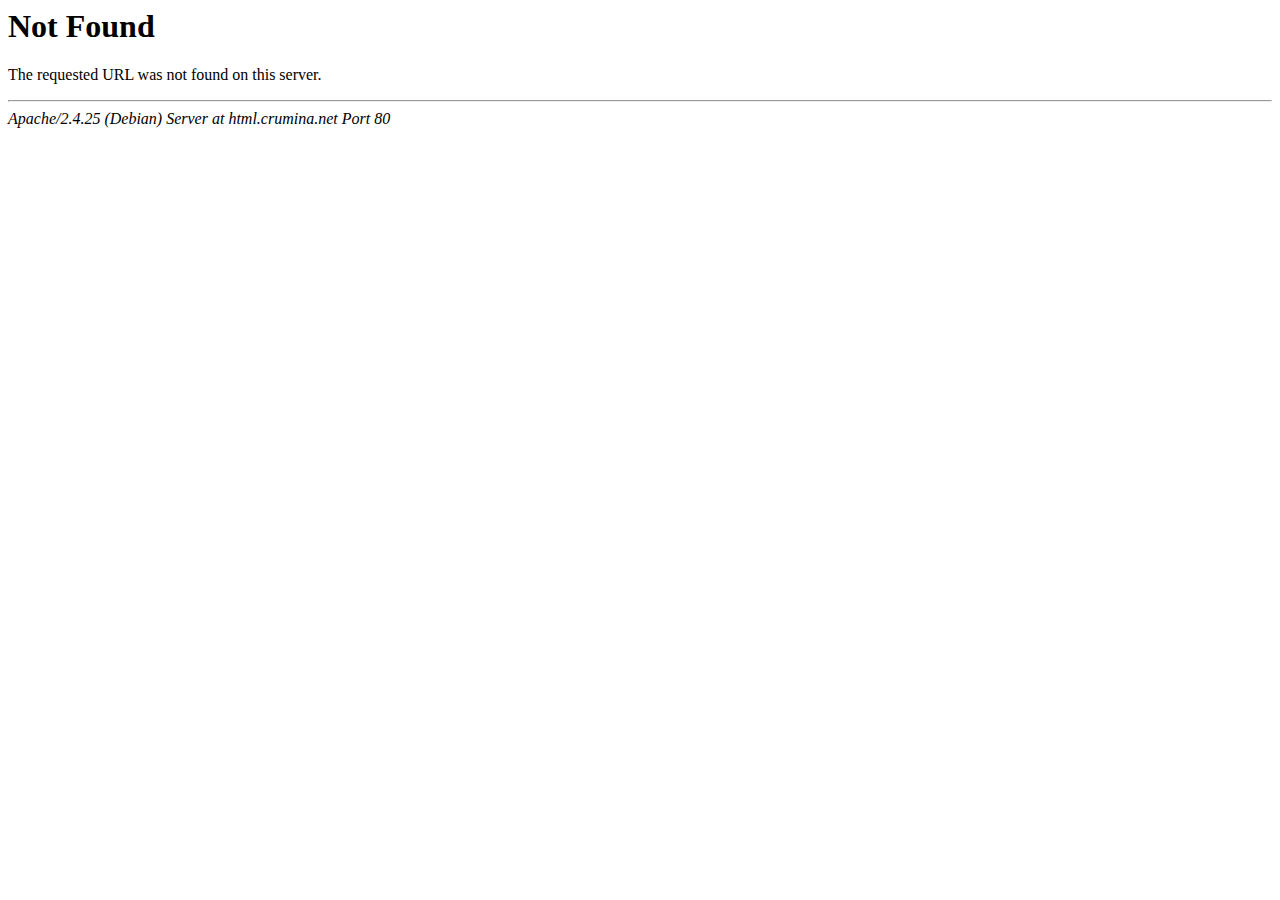
<file: img/arrow-left-w-50.png.html>
<!DOCTYPE HTML PUBLIC "-//IETF//DTD HTML 2.0//EN">
<html><head>
<meta http-equiv="Content-Type" content="text/html; charset=iso-8859-1">

<title>404 Not Found</title>
</head><body>
<h1>Not Found</h1>
<p>The requested URL was not found on this server.</p>
<hr>
<address>Apache/2.4.25 (Debian) Server at html.crumina.net Port 80</address>
</body></html>
</file>
<file: css/theme-styles.css>
/*------------- #THEME STYLES --------------*/
/*------------- #TABLE OF CONTENTS --------------*/
/*------------------------------------------------------------------

1. Blocks / Styles for Blocks
	1.1 Accordion
	1.2 Alerts messages
	1.3 Blogs
	1.4 Buttons
	1.5 Chart statistics
	1.6 Checkboxes
	1.7 Circled block
	1.8 Clients
	1.9 Comments
	1.10 Contacts
	1.11 Countdown
	1.12 Counters
	1.13 Crypto converter
	1.14 Events
	1.15 Experts
	1.16 Featured block
	1.17 Forms
	1.18 Headings
	1.19 Info boxes
	1.20 Lessons
	1.21 Move Background
	1.22 Navigation
	1.23 Pie charts
	1.24 Popup windows
	1.25 Pricing tables
	1.26 Quotes
	1.27 Radio buttons
	1.28 Skills
	1.29 Sliders
	1.30 Socials
	1.31 Tables
	1.32 Testimonials
	1.33 Range Sliders

2. Plugins / Styles for plugins
	2.1 Datepicker
	2.3 Custom scrollBar
	2.4 Select2
	2.5 Swiper
	2.6 Time Circles
	2.7 Ion Range Slider

3. Theme Styles / Main Theme Styles
	3.1 Footer
	3.2 Global
	3.3 Grid
	3.4 Header
	3.5 Helper
	3.6 Magnific popup
	3.7 Mixins
	3.8 Normalize
	3.9 Page 404
	3.10 Preloader
	3.11 Primary menu
	3.12 Tabs
	3.13 Typography
	3.14 Variables

4. Widgets / Styles for all Widgets
	4.1 Widget Archives
	4.2 Widget Distribution Ends
	4.3 Widget Help
	4.4 Widget Info
	4.5 Widget Latest News
	4.6 Widget Subscribe
	4.7 Widget Tags
	4.8 Widget Upcoming Events



-------------------------------------------------------------------*/
/*------------- #VARIABLES --------------*/
/*------------- #GLOBAL STYLES --------------*/
@font-face {
  font-family: 'Comfortaa';
  src: url("../fonts/Comfortaa-Bold_0.eot");
  src: url("../fonts/Comfortaa-Bold_0%EF%B9%96.eot#iefix") format("embedded-opentype"), url("../fonts/Comfortaa-Bold_0.woff") format("woff"), url("../fonts/Comfortaa-Bold_0.ttf") format("truetype");
  src: url("../fonts/Comfortaa-Light.eot");
  src: url("../fonts/Comfortaa-Light%EF%B9%96.eot#iefix") format("embedded-opentype"), url("../fonts/Comfortaa-Light.woff") format("woff"), url("../fonts/Comfortaa-Light.ttf") format("truetype");
  src: url("../fonts/Comfortaa-Regular.eot");
  src: url("../fonts/Comfortaa-Regular%EF%B9%96.eot#iefix") format("embedded-opentype"), url("../fonts/Comfortaa-Regular.woff") format("woff"), url("../fonts/Comfortaa-Regular.ttf") format("truetype");
  font-weight: normal;
  font-style: normal; }

*, *:before, *:after {
  -webkit-box-sizing: border-box;
  box-sizing: border-box; }

html, body {
  position: relative;
  height: 100%; }

body {
  background-image: url("../img/body-bg.png");
  background-color: #16181d;
  color: #a1abbd;
  font-family: "Comfortaa", Arial, "Helvetica Neue", Helvetica, serif, sans-serif;
  font-size: 16px;
  font-weight: 400;
  line-height: 1.63;
  letter-spacing: -0.001em; }

img {
  max-width: 100%;
  height: auto;
  display: inline-block; }

blockquote {
  -webkit-margin-before: 0;
  -webkit-margin-after: 0;
  -webkit-margin-start: 0;
  -webkit-margin-end: 0; }

blockquote {
  padding: 0 0 0 15px;
  margin: 0 0 20px; }

caption {
  padding-top: 8px;
  padding-bottom: 8px;
  color: #777;
  text-align: left; }

a {
  text-decoration: none;
  color: #c3c9d4;
  -webkit-transition: all 0.3s linear;
  transition: all 0.3s linear; }

p {
  font-size: 16px; }
  @media (max-width: 600px) {
    p {
      font-size: 14px; } }

figure {
  margin: 0;
  max-width: 100%; }

select {
  width: 100%;
  border: 1px solid #a1abbd;
  appearance: none;
  -moz-appearance: none;
  /* Firefox */
  -webkit-appearance: none;
  /* Safari and Chrome */ }

textarea {
  height: auto;
  min-height: 50px; }

textarea::-webkit-input-placeholder,
input::-webkit-input-placeholder {
  color: #a1abbd; }

textarea:-moz-placeholder,
input:-moz-placeholder {
  color: #a1abbd; }

textarea:-ms-input-placeholder,
input:-ms-input-placeholder {
  color: #a1abbd; }

input, textarea {
  -webkit-box-shadow: none;
  box-shadow: none; }
  input:invalid, textarea:invalid {
    border: 1px solid #ff00004d; }
  input:-moz-submit-invalid, textarea:-moz-submit-invalid {
    box-shadow: none; }
  input.wpcf7-form-control, textarea.wpcf7-form-control {
    width: 100%; }

/*------------- #Styles for list --------------*/
ul:not([class]) li,
ol:not([class]) li {
  margin-bottom: .6em;
  letter-spacing: -.015em; }
  ul:not([class]) li strong,
  ol:not([class]) li strong {
    color: #c3c9d4; }
  ul:not([class]) li a,
  ol:not([class]) li a {
    display: block;
    letter-spacing: -.015em; }

ul:not([class]) ul,
ol:not([class]) ul {
  padding: 0;
  padding-left: 40px;
  margin: 20px 0 15px;
  list-style: inherit; }
  ul:not([class]) ul li,
  ol:not([class]) ul li {
    font-size: 14px;
    margin-bottom: 0; }

.list {
  color: #a1abbd;
  overflow: hidden; }
  .list ul {
    list-style: none;
    padding: 0;
    padding-left: 60px;
    margin: 15px 0 0; }
    .list ul li {
      font-size: 14px;
      margin-bottom: 0;
      letter-spacing: -.015em;
      color: #a1abbd; }
  .list li {
    margin-bottom: 0.6em;
    font-size: 1em;
    overflow: hidden;
    clear: both;
    -webkit-transition: all .3s ease;
    transition: all .3s ease; }
    .list li a {
      max-width: -webkit-calc(100% - 50px);
      max-width: calc(100% - 50px); }
    .list li a, .list li li {
      display: inline-block;
      vertical-align: top;
      letter-spacing: -.015em; }
    .list li i, .list li .woox-icon {
      display: inline-block;
      vertical-align: top;
      margin-right: 15px;
      font-weight: 900;
      font-size: 12px; }

.list--primary i, .list--primary .woox-icon {
  color: #7e71ff;
  fill: #7e71ff;
  height: 19px;
  width: 19px; }

.list--primary a:hover {
  color: #7e71ff;
  fill: #7e71ff; }

.list--primary ul li:before {
  content: "-";
  display: inline-block;
  font-size: inherit;
  margin-right: 6px; }

.list--round li i, .list--round li .woox-icon {
  margin-right: 25px;
  width: 12px;
  height: 12px;
  top: 6px;
  position: relative;
  fill: #7e71ff; }

ol {
  counter-reset: list1;
  margin: 15px 0; }
  ol li {
    list-style: none;
    -webkit-transition: all .3s ease;
    transition: all .3s ease;
    position: relative;
    padding-left: 40px;
    margin-bottom: .35em;
    font-size: 1em; }
    ol li a {
      display: inline-block; }
  ol ul li {
    list-style: initial;
    padding-left: 0; }
    ol ul li:before {
      display: none; }

/* Init counter */
ol li:before {
  position: absolute;
  counter-increment: list1;
  /* Add "1" */
  content: counter(list1) ".";
  /* Show count */
  color: #a1abbd;
  font-weight: 700;
  display: inline-block;
  left: 0; }

ol ol {
  counter-reset: list2;
  margin: 10px 0;
  padding-left: 0; }

ol ol li {
  padding-left: 40px; }

ol ol li:before {
  counter-increment: list2;
  content: counter(list1) "." counter(list2) ". "; }

ol ul ol {
  counter-reset: list1; }
  ol ul ol li:before {
    counter-increment: list1;
    /* Add "1" */
    content: counter(list1) ".";
    /* Show count */ }

blockquote p {
  margin: 0; }

p {
  margin: 0 0 1.5em 0; }

ul ul,
ol ul,
ul ol {
  margin: 10px 0;
  padding-left: 0; }

ul ol li::before {
  position: absolute;
  counter-increment: list1;
  content: counter(list1) ".";
  color: #2f2c2c;
  display: inline-block;
  font-size: 18px;
  left: 0; }

ul ol ul li::before {
  content: "\f0da";
  position: absolute;
  left: 0;
  -webkit-transition: all .3s ease;
  transition: all .3s ease;
  font-family: "FontAwesome";
  counter-increment: none;
  font-size: 12px; }

ol ul ol li:before {
  counter-increment: list1;
  /* Add "1" */
  content: counter(list1) ".";
  /* Show count */
  color: #fff;
  display: inline-block;
  position: absolute;
  list-style: none;
  font-size: 18px;
  left: 0; }

ol ol ol {
  counter-reset: list3; }

ol ol ol li {
  padding-left: 55px; }

ol ol ol li::before {
  counter-increment: list3;
  content: counter(list1) "." counter(list1) "." counter(list3) "."; }

ul ol li {
  padding-left: 40px; }

blockquote {
  margin: 1em 0;
  padding: 110px;
  position: relative;
  font-family: 'Playfair Display', serif;
  font-style: italic;
  font-weight: 700;
  border-radius: 20px;
  overflow: hidden; }
  blockquote h6 {
    font-style: normal;
    font-size: 16px; }
    blockquote h6 span {
      color: #666d7a;
      display: block;
      font-weight: 400; }
  blockquote cite {
    display: block;
    color: #a1abbd;
    font-size: .7em; }
    blockquote cite:before {
      content: "\2014\00a0";
      color: #a1abbd; }
  blockquote:before {
    content: "";
    width: 80px;
    height: 90px;
    position: absolute;
    top: 90px;
    left: 80px;
    display: block;
    background: url("../svg-icons/quote-icon.svg") 50% 50% no-repeat;
    background-size: contain;
    z-index: 1; }
  blockquote p {
    margin: 0 0 40px;
    font-size: 30px;
    line-height: 1.6em;
    z-index: 2;
    position: relative;
    color: #7e71ff; }

/* Text meant only for screen readers. */
.screen-reader-text {
  clip: rect(1px, 1px, 1px, 1px);
  position: absolute !important;
  height: 1px;
  width: 1px;
  overflow: hidden; }

.screen-reader-text:focus {
  background-color: #f1f1f1;
  border-radius: 3px;
  -webkit-box-shadow: 0 0 2px 2px rgba(0, 0, 0, 0.6);
  box-shadow: 0 0 2px 2px rgba(0, 0, 0, 0.6);
  clip: auto !important;
  color: #21759b;
  display: block;
  font-size: 14px;
  font-size: 0.875rem;
  font-weight: bold;
  height: auto;
  left: 5px;
  line-height: normal;
  padding: 15px 23px 14px;
  text-decoration: none;
  top: 5px;
  width: auto;
  z-index: 100000;
  /* Above WP toolbar. */ }

/* Do not show the outline on the skip link target. */
#content[tabindex="-1"]:focus {
  outline: 0; }

/*------------- Responsive Mode --------------*/
@media (max-width: 768px) {
  blockquote {
    padding: 30px;
    text-align: center; }
    blockquote P {
      font-size: 18px; }
    blockquote:before {
      width: 40px;
      height: 50px;
      top: 30px;
      left: 30px; }
  .list {
    padding-left: 0; }
  .list--round li .woox-icon,
  .list--round li i {
    margin-right: 10px; } }

@media (max-width: 640px) {
  .list li,
  ul li {
    font-size: 13px; }
  ol li {
    font-size: 13px;
    padding-left: 20px; }
  ol ol li {
    padding-left: 30px; }
  ol ol ol li {
    padding-left: 40px; }
  .list--primary .woox-icon {
    height: 11px;
    width: 11px; } }

/*------------- #TYPOGRAPHY --------------*/
h1, .h1 {
  font-size: 100px;
  font-weight: 700;
  color: #fff;
  font-family: "Comfortaa", Arial, "Helvetica Neue", Helvetica, sans-serif;
  margin: 0.4em 0;
  line-height: 1em;
  letter-spacing: -0.02em; }
  h1 a, .h1 a {
    color: inherit; }
  @media (max-width: 800px) {
    h1, .h1 {
      font-size: 2em; } }
  @media (max-width: 640px) {
    h1, .h1 {
      font-size: 1.8em; } }
  @media (max-width: 360px) {
    h1, .h1 {
      font-size: 1.5em; } }

h2, .h2 {
  margin: 0.4em 0;
  font-size: 60px;
  line-height: 1.3em;
  font-weight: 400;
  color: #fff;
  font-family: "Comfortaa", Arial, "Helvetica Neue", Helvetica, sans-serif;
  letter-spacing: -0.02em; }
  h2 a, .h2 a {
    color: inherit; }
  @media (max-width: 800px) {
    h2, .h2 {
      font-size: 1.9em; } }
  @media (max-width: 640px) {
    h2, .h2 {
      font-size: 1.7em; } }
  @media (max-width: 480px) {
    h2, .h2 {
      font-size: 1.5em; } }
  @media (max-width: 360px) {
    h2, .h2 {
      font-size: 1.3em; } }

h3, .h3 {
  margin: 0.4em 0;
  font-size: 40px;
  line-height: 1.3em;
  font-weight: 700;
  color: #fff;
  font-family: "Comfortaa", Arial, "Helvetica Neue", Helvetica, sans-serif;
  letter-spacing: -0.02em; }
  h3 a, .h3 a {
    color: inherit; }
  @media (max-width: 800px) {
    h3, .h3 {
      font-size: 1.8em; } }
  @media (max-width: 640px) {
    h3, .h3 {
      font-size: 1.6em; } }
  @media (max-width: 480px) {
    h3, .h3 {
      font-size: 1.4em; } }
  @media (max-width: 360px) {
    h3, .h3 {
      font-size: 1.2em; } }

h4, .h4 {
  margin: 0.4em 0;
  font-size: 30px;
  line-height: 1.3em;
  font-weight: 700;
  color: #fff;
  font-family: "Comfortaa", Arial, "Helvetica Neue", Helvetica, sans-serif;
  letter-spacing: -0.02em; }
  h4 a, .h4 a {
    color: inherit; }
  @media (max-width: 800px) {
    h4, .h4 {
      font-size: 1.7em; } }
  @media (max-width: 640px) {
    h4, .h4 {
      font-size: 1.5em; } }
  @media (max-width: 480px) {
    h4, .h4 {
      font-size: 1.3em; } }
  @media (max-width: 360px) {
    h4, .h4 {
      font-size: 1.1em; } }

h5, .h5 {
  margin: 0.4em 0;
  font-size: 26px;
  line-height: 1.3em;
  font-weight: 700;
  color: #fff;
  font-family: "Comfortaa", Arial, "Helvetica Neue", Helvetica, sans-serif;
  letter-spacing: -0.02em; }
  h5 a, .h5 a {
    color: inherit; }
  @media (max-width: 800px) {
    h5, .h5 {
      font-size: 1.6em; } }
  @media (max-width: 640px) {
    h5, .h5 {
      font-size: 1.4em; } }
  @media (max-width: 480px) {
    h5, .h5 {
      font-size: 1.2em; } }
  @media (max-width: 360px) {
    h5, .h5 {
      font-size: 1em; } }

h6, .h6 {
  margin: 0.4em 0;
  font-size: 22px;
  line-height: 1.3em;
  font-weight: 700;
  color: #fff;
  font-family: "Comfortaa", Arial, "Helvetica Neue", Helvetica, sans-serif;
  letter-spacing: -0.02em; }
  h6 a, .h6 a {
    color: inherit; }
  @media (max-width: 800px) {
    h6, .h6 {
      font-size: 1.4em; } }
  @media (max-width: 640px) {
    h6, .h6 {
      font-size: 1.2em; } }
  @media (max-width: 480px) {
    h6, .h6 {
      font-size: 1em; } }
  @media (max-width: 360px) {
    h6, .h6 {
      font-size: .9em; } }

/*------------- #Styles for First-Letter --------------*/
.first-letter span:first-of-type {
  display: block;
  position: relative;
  float: left;
  line-height: 1;
  font-family: 'Playfair Display', serif;
  z-index: -1;
  font-weight: 900; }

.first-letter--under-text span:first-of-type {
  margin-right: -80px;
  margin-top: -50px;
  font-size: 160px; }
  @media (max-width: 768px) {
    .first-letter--under-text span:first-of-type {
      font-size: 80px;
      margin-top: 0; } }

.first-letter--before-text span:first-of-type {
  margin-right: 35px;
  margin-bottom: 30px;
  margin-top: -15px;
  font-size: 106px; }
  @media (max-width: 768px) {
    .first-letter--before-text span:first-of-type {
      font-size: 60px;
      margin-top: 0; } }

/*------------- #Styles for Text Selection --------------*/
/*Selection dark*/
.selection--dark::-moz-selection {
  background: #fff;
  color: #a1abbd; }

.selection--dark::selection {
  background: #fff;
  color: #a1abbd; }

/*Selection primary*/
.selection--primary::-moz-selection {
  color: #fff; }

.selection--primary::selection {
  color: #fff; }

/*Selection gray*/
.selection--gray::-moz-selection {
  background: #e1e1e1;
  color: #fff; }

.selection--gray::selection {
  background: #e1e1e1;
  color: #fff; }

dl {
  margin-bottom: 24px; }

dl dt {
  margin-bottom: 5px;
  color: #777;
  font-weight: bold; }

dl dd {
  margin-bottom: 5px;
  margin-left: 20px; }

abbr {
  cursor: help;
  border-color: #a1abbd; }

hr {
  position: relative;
  display: block;
  width: 100%;
  min-height: 3px;
  margin: 5px auto;
  border: none;
  border-bottom: 2px solid #3d4451; }

/*------------- #VARIABLES --------------*/
@media (max-width: 799px) {
  body.crumina-grid .col-sm-1, body.crumina-grid .col-sm-2, body.crumina-grid .col-sm-3, body.crumina-grid .col-sm-4, body.crumina-grid .col-sm-5, body.crumina-grid .col-sm-6, body.crumina-grid .col-sm-7, body.crumina-grid .col-sm-8, body.crumina-grid .col-sm-9, body.crumina-grid .col-sm-10, body.crumina-grid .col-sm-11, body.crumina-grid .col-sm-12 {
    float: left; }
  body.crumina-grid .col-sm-12 {
    width: 100%; }
  body.crumina-grid .col-sm-11 {
    width: 91.66666667%; }
  body.crumina-grid .col-sm-10 {
    width: 83.33333333%; }
  body.crumina-grid .col-sm-9 {
    width: 75%; }
  body.crumina-grid .col-sm-8 {
    width: 66.66666667%; }
  body.crumina-grid .col-sm-7 {
    width: 58.33333333%; }
  body.crumina-grid .col-sm-6 {
    width: 50%; }
  body.crumina-grid .col-sm-5 {
    width: 41.66666667%; }
  body.crumina-grid .col-sm-4 {
    width: 33.33333333%; }
  body.crumina-grid .col-sm-3 {
    width: 25%; }
  body.crumina-grid .col-sm-2 {
    width: 16.66666667%; }
  body.crumina-grid .col-sm-1 {
    width: 8.33333333%; }
  body.crumina-grid .col-sm-pull-12 {
    right: 100%; }
  body.crumina-grid .col-sm-pull-11 {
    right: 91.66666667%; }
  body.crumina-grid .col-sm-pull-10 {
    right: 83.33333333%; }
  body.crumina-grid .col-sm-pull-9 {
    right: 75%; }
  body.crumina-grid .col-sm-pull-8 {
    right: 66.66666667%; }
  body.crumina-grid .col-sm-pull-7 {
    right: 58.33333333%; }
  body.crumina-grid .col-sm-pull-6 {
    right: 50%; }
  body.crumina-grid .col-sm-pull-5 {
    right: 41.66666667%; }
  body.crumina-grid .col-sm-pull-4 {
    right: 33.33333333%; }
  body.crumina-grid .col-sm-pull-3 {
    right: 25%; }
  body.crumina-grid .col-sm-pull-2 {
    right: 16.66666667%; }
  body.crumina-grid .col-sm-pull-1 {
    right: 8.33333333%; }
  body.crumina-grid .col-sm-pull-0 {
    right: auto; }
  body.crumina-grid .col-sm-push-12 {
    left: 100%; }
  body.crumina-grid .col-sm-push-11 {
    left: 91.66666667%; }
  body.crumina-grid .col-sm-push-10 {
    left: 83.33333333%; }
  body.crumina-grid .col-sm-push-9 {
    left: 75%; }
  body.crumina-grid .col-sm-push-8 {
    left: 66.66666667%; }
  body.crumina-grid .col-sm-push-7 {
    left: 58.33333333%; }
  body.crumina-grid .col-sm-push-6 {
    left: 50%; }
  body.crumina-grid .col-sm-push-5 {
    left: 41.66666667%; }
  body.crumina-grid .col-sm-push-4 {
    left: 33.33333333%; }
  body.crumina-grid .col-sm-push-3 {
    left: 25%; }
  body.crumina-grid .col-sm-push-2 {
    left: 16.66666667%; }
  body.crumina-grid .col-sm-push-1 {
    left: 8.33333333%; }
  body.crumina-grid .col-sm-push-0 {
    left: auto; }
  body.crumina-grid .col-sm-offset-12 {
    margin-left: 100%; }
  body.crumina-grid .col-sm-offset-11 {
    margin-left: 91.66666667%; }
  body.crumina-grid .col-sm-offset-10 {
    margin-left: 83.33333333%; }
  body.crumina-grid .col-sm-offset-9 {
    margin-left: 75%; }
  body.crumina-grid .col-sm-offset-8 {
    margin-left: 66.66666667%; }
  body.crumina-grid .col-sm-offset-7 {
    margin-left: 58.33333333%; }
  body.crumina-grid .col-sm-offset-6 {
    margin-left: 50%; }
  body.crumina-grid .col-sm-offset-5 {
    margin-left: 41.66666667%; }
  body.crumina-grid .col-sm-offset-4 {
    margin-left: 33.33333333%; }
  body.crumina-grid .col-sm-offset-3 {
    margin-left: 25%; }
  body.crumina-grid .col-sm-offset-2 {
    margin-left: 16.66666667%; }
  body.crumina-grid .col-sm-offset-1 {
    margin-left: 8.33333333%; }
  body.crumina-grid .col-sm-offset-0 {
    margin-left: 0; } }

@media (max-width: 570px) {
  body.crumina-grid .col-xs-1, body.crumina-grid .col-xs-2, body.crumina-grid .col-xs-3, body.crumina-grid .col-xs-4, body.crumina-grid .col-xs-5, body.crumina-grid .col-xs-6, body.crumina-grid .col-xs-7, body.crumina-grid .col-xs-8, body.crumina-grid .col-xs-9, body.crumina-grid .col-xs-10, body.crumina-grid .col-xs-11, body.crumina-grid .col-xs-12 {
    float: left; }
  body.crumina-grid .col-xs-12 {
    width: 100%; }
  body.crumina-grid .col-xs-11 {
    width: 91.66666667%; }
  body.crumina-grid .col-xs-10 {
    width: 83.33333333%; }
  body.crumina-grid .col-xs-9 {
    width: 75%; }
  body.crumina-grid .col-xs-8 {
    width: 66.66666667%; }
  body.crumina-grid .col-xs-7 {
    width: 58.33333333%; }
  body.crumina-grid .col-xs-6 {
    width: 50%; }
  body.crumina-grid .col-xs-5 {
    width: 41.66666667%; }
  body.crumina-grid .col-xs-4 {
    width: 33.33333333%; }
  body.crumina-grid .col-xs-3 {
    width: 25%; }
  body.crumina-grid .col-xs-2 {
    width: 16.66666667%; }
  body.crumina-grid .col-xs-1 {
    width: 8.33333333%; }
  body.crumina-grid .col-xs-pull-12 {
    right: 100%; }
  body.crumina-grid .col-xs-pull-11 {
    right: 91.66666667%; }
  body.crumina-grid .col-xs-pull-10 {
    right: 83.33333333%; }
  body.crumina-grid .col-xs-pull-9 {
    right: 75%; }
  body.crumina-grid .col-xs-pull-8 {
    right: 66.66666667%; }
  body.crumina-grid .col-xs-pull-7 {
    right: 58.33333333%; }
  body.crumina-grid .col-xs-pull-6 {
    right: 50%; }
  body.crumina-grid .col-xs-pull-5 {
    right: 41.66666667%; }
  body.crumina-grid .col-xs-pull-4 {
    right: 33.33333333%; }
  body.crumina-grid .col-xs-pull-3 {
    right: 25%; }
  body.crumina-grid .col-xs-pull-2 {
    right: 16.66666667%; }
  body.crumina-grid .col-xs-pull-1 {
    right: 8.33333333%; }
  body.crumina-grid .col-xs-pull-0 {
    right: auto; }
  body.crumina-grid .col-xs-push-12 {
    left: 100%; }
  body.crumina-grid .col-xs-push-11 {
    left: 91.66666667%; }
  body.crumina-grid .col-xs-push-10 {
    left: 83.33333333%; }
  body.crumina-grid .col-xs-push-9 {
    left: 75%; }
  body.crumina-grid .col-xs-push-8 {
    left: 66.66666667%; }
  body.crumina-grid .col-xs-push-7 {
    left: 58.33333333%; }
  body.crumina-grid .col-xs-push-6 {
    left: 50%; }
  body.crumina-grid .col-xs-push-5 {
    left: 41.66666667%; }
  body.crumina-grid .col-xs-push-4 {
    left: 33.33333333%; }
  body.crumina-grid .col-xs-push-3 {
    left: 25%; }
  body.crumina-grid .col-xs-push-2 {
    left: 16.66666667%; }
  body.crumina-grid .col-xs-push-1 {
    left: 8.33333333%; }
  body.crumina-grid .col-xs-push-0 {
    left: auto; }
  body.crumina-grid .col-xs-offset-12 {
    margin-left: 100%; }
  body.crumina-grid .col-xs-offset-11 {
    margin-left: 91.66666667%; }
  body.crumina-grid .col-xs-offset-10 {
    margin-left: 83.33333333%; }
  body.crumina-grid .col-xs-offset-9 {
    margin-left: 75%; }
  body.crumina-grid .col-xs-offset-8 {
    margin-left: 66.66666667%; }
  body.crumina-grid .col-xs-offset-7 {
    margin-left: 58.33333333%; }
  body.crumina-grid .col-xs-offset-6 {
    margin-left: 50%; }
  body.crumina-grid .col-xs-offset-5 {
    margin-left: 41.66666667%; }
  body.crumina-grid .col-xs-offset-4 {
    margin-left: 33.33333333%; }
  body.crumina-grid .col-xs-offset-3 {
    margin-left: 25%; }
  body.crumina-grid .col-xs-offset-2 {
    margin-left: 16.66666667%; }
  body.crumina-grid .col-xs-offset-1 {
    margin-left: 8.33333333%; }
  body.crumina-grid .col-xs-offset-0 {
    margin-left: 0; } }

@media (max-width: 768px) {
  body.crumina-grid .kc_column_inner + .kc_column_inner {
    margin-top: 40px; } }

@media (max-width: 768px) {
  body.crumina-grid .kc_column + .kc_column {
    margin-top: 30px; } }

body.crumina-grid .kc_col-of-5 {
  width: 20%;
  float: left;
  position: relative;
  min-height: 1px;
  padding-right: 20px;
  padding-left: 20px; }
  @media (max-width: 800px) {
    body.crumina-grid .kc_col-of-5 {
      width: 50%; } }
  @media (max-width: 570px) {
    body.crumina-grid .kc_col-of-5 {
      width: 100%; } }

@media (max-width: 800px) {
  body.crumina-grid * > .kc_col-of-5:last-child {
    width: 100%; } }

@media (max-width: 799px) {
  body.crumina-grid .col-3-responsive-wrapper .kc_column.col-md-4.col-sm-12 {
    width: 33.3333%; } }

@media (max-width: 600px) {
  body.crumina-grid .col-3-responsive-wrapper .kc_column.col-md-4.col-sm-12 {
    width: 100%; } }

@media (max-width: 768px) {
  body.crumina-grid .col-3-responsive-wrapper .kc_column + .kc_column {
    margin-top: 0; } }

@media (max-width: 600px) {
  body.crumina-grid .col-3-responsive-wrapper .kc_column + .kc_column {
    margin-top: 30px; } }

.clearfix:before,
.clearfix:after,
.dl-horizontal dd:before,
.dl-horizontal dd:after,
.container:before,
.container:after,
.container-fluid:before,
.container-fluid:after,
.row:before,
.row:after {
  display: table;
  content: " ";
  width: 100%; }

.container {
  padding-right: 20px;
  padding-left: 20px;
  margin-right: auto;
  margin-left: auto; }

@media (min-width: 768px) {
  .container {
    width: 710px;
    padding-right: 20px;
    padding-left: 20px; }
  .row {
    margin-right: -10px;
    margin-left: -10px; } }

@media (min-width: 992px) {
  .container {
    width: 965px; } }

@media (min-width: 1200px) {
  .container {
    width: 1140px; } }

@media (min-width: 1300px) {
  .container {
    width: 1240px; } }

@media (min-width: 1400px) {
  .container {
    width: 1340px; } }

@media (min-width: 1500px) {
  .container {
    width: 1440px; } }

.container-fluid {
  padding-right: 20px;
  padding-left: 20px;
  margin-right: auto;
  margin-left: auto; }

.row {
  margin-right: -20px;
  margin-left: -20px; }

.col-xs-1, .col-sm-1, .col-md-1, .col-lg-1, .col-xs-2, .col-sm-2, .col-md-2, .col-lg-2, .col-xs-3, .col-sm-3, .col-md-3, .col-lg-3, .col-xs-4, .col-sm-4, .col-md-4, .col-lg-4, .col-xs-5, .col-sm-5, .col-md-5, .col-lg-5, .col-xs-6, .col-sm-6, .col-md-6, .col-lg-6, .col-xs-7, .col-sm-7, .col-md-7, .col-lg-7, .col-xs-8, .col-sm-8, .col-md-8, .col-lg-8, .col-xs-9, .col-sm-9, .col-md-9, .col-lg-9, .col-xs-10, .col-sm-10, .col-md-10, .col-lg-10, .col-xs-11, .col-sm-11, .col-md-11, .col-lg-11, .col-xs-12, .col-sm-12, .col-md-12, .col-lg-12 {
  position: relative;
  min-height: 1px;
  padding-right: 20px;
  padding-left: 20px; }

@media (min-width: 1200px) {
  .col-lg-1, .col-lg-2, .col-lg-3, .col-lg-4, .col-lg-5, .col-lg-6, .col-lg-7, .col-lg-8, .col-lg-9, .col-lg-10, .col-lg-11, .col-lg-12 {
    float: left; }
  .col-lg-12 {
    width: 100%; }
  .col-lg-11 {
    width: 91.66666667%; }
  .col-lg-10 {
    width: 83.33333333%; }
  .col-lg-9 {
    width: 75%; }
  .col-lg-8 {
    width: 66.66666667%; }
  .col-lg-7 {
    width: 58.33333333%; }
  .col-lg-6 {
    width: 50%; }
  .col-lg-5 {
    width: 41.66666667%; }
  .col-lg-4 {
    width: 33.33333333%; }
  .col-lg-3 {
    width: 25%; }
  .col-lg-2 {
    width: 16.66666667%; }
  .col-lg-1 {
    width: 8.33333333%; }
  .col-lg-pull-12 {
    right: 100%; }
  .col-lg-pull-11 {
    right: 91.66666667%; }
  .col-lg-pull-10 {
    right: 83.33333333%; }
  .col-lg-pull-9 {
    right: 75%; }
  .col-lg-pull-8 {
    right: 66.66666667%; }
  .col-lg-pull-7 {
    right: 58.33333333%; }
  .col-lg-pull-6 {
    right: 50%; }
  .col-lg-pull-5 {
    right: 41.66666667%; }
  .col-lg-pull-4 {
    right: 33.33333333%; }
  .col-lg-pull-3 {
    right: 25%; }
  .col-lg-pull-2 {
    right: 16.66666667%; }
  .col-lg-pull-1 {
    right: 8.33333333%; }
  .col-lg-pull-0 {
    right: auto; }
  .col-lg-push-12 {
    left: 100%; }
  .col-lg-push-11 {
    left: 91.66666667%; }
  .col-lg-push-10 {
    left: 83.33333333%; }
  .col-lg-push-9 {
    left: 75%; }
  .col-lg-push-8 {
    left: 66.66666667%; }
  .col-lg-push-7 {
    left: 58.33333333%; }
  .col-lg-push-6 {
    left: 50%; }
  .col-lg-push-5 {
    left: 41.66666667%; }
  .col-lg-push-4 {
    left: 33.33333333%; }
  .col-lg-push-3 {
    left: 25%; }
  .col-lg-push-2 {
    left: 16.66666667%; }
  .col-lg-push-1 {
    left: 8.33333333%; }
  .col-lg-push-0 {
    left: auto; }
  .col-lg-offset-12 {
    margin-left: 100%; }
  .col-lg-offset-11 {
    margin-left: 91.66666667%; }
  .col-lg-offset-10 {
    margin-left: 83.33333333%; }
  .col-lg-offset-9 {
    margin-left: 75%; }
  .col-lg-offset-8 {
    margin-left: 66.66666667%; }
  .col-lg-offset-7 {
    margin-left: 58.33333333%; }
  .col-lg-offset-6 {
    margin-left: 50%; }
  .col-lg-offset-5 {
    margin-left: 41.66666667%; }
  .col-lg-offset-4 {
    margin-left: 33.33333333%; }
  .col-lg-offset-3 {
    margin-left: 25%; }
  .col-lg-offset-2 {
    margin-left: 16.66666667%; }
  .col-lg-offset-1 {
    margin-left: 8.33333333%; }
  .col-lg-offset-0 {
    margin-left: 0; } }

@media (min-width: 800px) and (max-width: 1199px) {
  .col-md-1, .col-md-2, .col-md-3, .col-md-4, .col-md-5, .col-md-6, .col-md-7, .col-md-8, .col-md-9, .col-md-10, .col-md-11, .col-md-12 {
    float: left; }
  .col-md-12 {
    width: 100%; }
  .col-md-11 {
    width: 91.66666667%; }
  .col-md-10 {
    width: 83.33333333%; }
  .col-md-9 {
    width: 75%; }
  .col-md-8 {
    width: 66.66666667%; }
  .col-md-7 {
    width: 58.33333333%; }
  .col-md-6 {
    width: 50%; }
  .col-md-5 {
    width: 41.66666667%; }
  .col-md-4 {
    width: 33.33333333%; }
  .col-md-3 {
    width: 25%; }
  .col-md-2 {
    width: 16.66666667%; }
  .col-md-1 {
    width: 8.33333333%; }
  .col-md-pull-12 {
    right: 100%; }
  .col-md-pull-11 {
    right: 91.66666667%; }
  .col-md-pull-10 {
    right: 83.33333333%; }
  .col-md-pull-9 {
    right: 75%; }
  .col-md-pull-8 {
    right: 66.66666667%; }
  .col-md-pull-7 {
    right: 58.33333333%; }
  .col-md-pull-6 {
    right: 50%; }
  .col-md-pull-5 {
    right: 41.66666667%; }
  .col-md-pull-4 {
    right: 33.33333333%; }
  .col-md-pull-3 {
    right: 25%; }
  .col-md-pull-2 {
    right: 16.66666667%; }
  .col-md-pull-1 {
    right: 8.33333333%; }
  .col-md-pull-0 {
    right: auto; }
  .col-md-push-12 {
    left: 100%; }
  .col-md-push-11 {
    left: 91.66666667%; }
  .col-md-push-10 {
    left: 83.33333333%; }
  .col-md-push-9 {
    left: 75%; }
  .col-md-push-8 {
    left: 66.66666667%; }
  .col-md-push-7 {
    left: 58.33333333%; }
  .col-md-push-6 {
    left: 50%; }
  .col-md-push-5 {
    left: 41.66666667%; }
  .col-md-push-4 {
    left: 33.33333333%; }
  .col-md-push-3 {
    left: 25%; }
  .col-md-push-2 {
    left: 16.66666667%; }
  .col-md-push-1 {
    left: 8.33333333%; }
  .col-md-push-0 {
    left: auto; }
  .col-md-offset-12 {
    margin-left: 100%; }
  .col-md-offset-11 {
    margin-left: 91.66666667%; }
  .col-md-offset-10 {
    margin-left: 83.33333333%; }
  .col-md-offset-9 {
    margin-left: 75%; }
  .col-md-offset-8 {
    margin-left: 66.66666667%; }
  .col-md-offset-7 {
    margin-left: 58.33333333%; }
  .col-md-offset-6 {
    margin-left: 50%; }
  .col-md-offset-5 {
    margin-left: 41.66666667%; }
  .col-md-offset-4 {
    margin-left: 33.33333333%; }
  .col-md-offset-3 {
    margin-left: 25%; }
  .col-md-offset-2 {
    margin-left: 16.66666667%; }
  .col-md-offset-1 {
    margin-left: 8.33333333%; }
  .col-md-offset-0 {
    margin-left: 0; } }

/*------------- #HELPERS --------------*/
.align-center,
.aligncenter {
  text-align: center; }

.align-left {
  text-align: left; }

.align-right {
  text-align: right; }

.visual-hidden,
.hide {
  clip: rect(1px, 1px, 1px, 1px);
  position: absolute !important;
  height: 1px;
  width: 1px;
  overflow: hidden; }

.height-120 {
  height: 120px; }

.height-140 {
  height: 140px; }

.height-170 {
  height: 170px; }

.height-180 {
  height: 180px; }

.height-370 {
  height: 370px; }

.height-560 {
  height: 560px; }

.height-730 {
  height: 730px; }

.half-width {
  width: 50%;
  float: left; }

.ovh {
  overflow: hidden; }

.f-left {
  float: left; }

.f-right {
  float: right; }

.f-none {
  float: none; }

.shadow-image {
  -webkit-box-shadow: 24px 50px 60px rgba(0, 0, 0, 0.3);
  box-shadow: 24px 50px 60px rgba(0, 0, 0, 0.3); }

.f-size-14 {
  font-size: 14px; }

.f-size-90 {
  font-size: 90px; }
  @media (max-width: 768px) {
    .f-size-90 {
      font-size: 60px; } }
  @media (max-width: 540px) {
    .f-size-90 {
      font-size: 36px; } }

.table {
  display: table; }

.table-cell {
  display: table-cell;
  vertical-align: middle;
  float: none; }
  @media (max-width: 640px) {
    .table-cell {
      display: block;
      float: left; } }

.text-t-none {
  text-transform: none; }

@media (max-width: 480px) {
  .centered-on-mobile {
    text-align: center; } }

.overlay--light {
  background: rgba(0, 0, 0, 0.2); }

.no-padding {
  padding: 0 !important; }
  @media (max-width: 640px) {
    .no-padding {
      padding: 0 15px !important; } }

.negative-margin-left320 {
  margin-left: -320px; }

.no-margin {
  margin: 0; }

.item-fully-transparent {
  opacity: 0; }

.full-block {
  position: absolute;
  top: 0;
  bottom: 0;
  left: 0;
  right: 0; }

.full-height {
  height: 100%; }

.full-width {
  width: 100%; }

.display-flex {
  display: -webkit-box;
  display: -webkit-flex;
  display: -ms-flexbox;
  display: flex;
  -webkit-box-align: center;
  -webkit-align-items: center;
  -ms-flex-align: center;
  align-items: center; }
  .display-flex.content-center {
    -webkit-box-pack: center;
    -webkit-justify-content: center;
    -ms-flex-pack: center;
    justify-content: center; }

.inline-block, .kc-elm.inline-block {
  display: inline-block;
  width: auto;
  float: none; }

.inline-items > * {
  display: inline-block;
  vertical-align: middle; }

.inline-items > .inline-items + .inline-items {
  margin-left: 70px; }

.block-rounded-shadow {
  border-radius: 10px;
  padding: 60px;
  -webkit-box-shadow: 10px 0 50px 0 rgba(18, 25, 33, 0.1);
  box-shadow: 10px 0 50px 0 rgba(18, 25, 33, 0.1); }

.block-rounded {
  border-radius: 10px; }

.overlay-standard, .overlay {
  position: absolute;
  top: 0;
  bottom: 0;
  left: 0;
  right: 0;
  background: rgba(19, 20, 24, 0.8);
  -webkit-transition: all 0.3s ease;
  transition: all 0.3s ease; }

.overlay-blog {
  background: rgba(22, 24, 29, 0.6); }

.full-block-link {
  position: absolute;
  left: 0;
  right: 0;
  top: 0;
  bottom: 0; }

.medium-padding40 {
  padding: 40px 0; }

.medium-padding60 {
  padding: 60px 0; }
  @media (max-width: 800px) {
    .medium-padding60 {
      padding: 30px 0; } }

.medium-padding80 {
  padding: 80px 0; }
  @media (max-width: 800px) {
    .medium-padding80 {
      padding: 35px 0; } }

.medium-padding100 {
  padding: 100px 0; }
  @media (max-width: 800px) {
    .medium-padding100 {
      padding: 35px 0; } }

.medium-padding300 {
  padding: 300px 0; }
  @media (max-width: 1200px) {
    .medium-padding300 {
      padding: 100px 0; } }
  @media (max-width: 800px) {
    .medium-padding300 {
      padding: 60px 0; } }

.medium-padding120 {
  padding: 120px 0; }
  @media (max-width: 800px) {
    .medium-padding120 {
      padding: 35px 0; } }

.medium-padding180 {
  padding: 180px 0; }
  @media (max-width: 800px) {
    .medium-padding180 {
      padding: 90px 0; } }

.medium-padding270 {
  padding: 270px 0; }
  @media (max-width: 800px) {
    .medium-padding270 {
      padding: 100px 0; } }

.pb100 {
  padding-bottom: 100px; }
  @media (max-width: 800px) {
    .pb100 {
      padding-bottom: 35px; } }


.pad-vert10 {
    padding-bottom: 10px;
    padding-top: 10px; }
@media (max-width: 800px) {
    .pad-vert10 {
        padding-bottom: 10px;
        padding-top: 10px; } }

.pt80 {
  padding-top: 80px; }
  @media (max-width: 800px) {
    .pt80 {
      padding-top: 35px; } }

.pb60 {
  padding-bottom: 60px; }
  @media (max-width: 800px) {
    .pb60 {
      padding-bottom: 3px; } }

.pt180 {
  padding-top: 180px; }

.pt100 {
  padding-top: 100px; }
  @media (max-width: 800px) {
    .pt100 {
      padding-top: 35px; } }

.pt400 {
  padding-top: 400px; }
  @media (max-width: 1024px) {
    .pt400 {
      padding-top: 200px; } }
  @media (max-width: 768px) {
    .pt400 {
      padding-top: 100px; } }

.pb360 {
  padding-bottom: 360px; }

.pb120 {
  padding-bottom: 120px; }
  @media (max-width: 800px) {
    .pb120 {
      padding-bottom: 35px; } }

.pt120 {
  padding-top: 120px; }
  @media (max-width: 800px) {
    .pt120 {
      padding-top: 35px; } }

.pb80 {
  padding-bottom: 80px; }
  @media (max-width: 800px) {
    .pb80 {
      padding-bottom: 35px; } }

.pb30 {
  padding-bottom: 30px; }

.mt100 {
  margin-top: 100px; }
  @media (max-width: 800px) {
    .mt100 {
      margin-top: 50px; } }

.mt60 {
  margin-top: 60px; }
  @media (max-width: 800px) {
    .mt60 {
      margin-top: 35px; } }

.mb30 {
  margin-bottom: 30px; }

.mt30 {
  margin-top: 30px; }

.mb60 {
  margin-bottom: 60px; }
  @media (max-width: 800px) {
    .mb60 {
      margin-bottom: 35px; } }

.mb40 {
  margin-bottom: 40px; }
@media (max-width: 800px) {
  .mb40 {
    margin-bottom: 25px; } }

.padding-left60-desktop {
  padding-left: 60px; }
  @media (max-width: 980px) {
    .padding-left60-desktop {
      padding-left: 0; } }

.icon-demonstration {
  text-align: center;
  margin-bottom: 30px;
  padding: 20px;
  background-color: rgba(255, 186, 0, 0.15);
  border-radius: 20px; }
  .icon-demonstration .woox-icon {
    width: 60px;
    height: 60px;
    fill: #7e71ff; }
  .icon-demonstration pre {
    font-size: 12px;
    color: red; }
  .icon-demonstration code {
    white-space: initial;
    line-height: 2; }

.bg-1 {
  background-image: url("../img/bg-2.png");
  background-repeat: no-repeat;
  background-size: contain;
  background-position: 50% 50%; }

.bg-2 {
  background-image: url("../img/icon1.png");
  background-repeat: no-repeat;
  background-position: 50% 50%; }

.abbr,
abbr {
  color: #ff3133; }

.c-link-color {
  color: #c3c9d4; }

.c-primary {
  color: #7e71ff; }

.c-green-lighter {
  color: #8ec545; }

.c-green-succes {
  color: #8dc647; }

.c-grey {
  color: #1f2128; }

.c-grey-light {
  color: #2d313a; }

.c-border-color {
  color: #3d434f; }

.c-secondary {
  color: #fff; }

.color-icon {
  color: #666d7a; }

.c-white {
  color: #fff; }

.c-black-lighter {
  color: #16181d; }

.c-blue {
  color: #3235aa; }

.c-blue-light {
  color: #3452ff; }

.c-blue-lighter {
  color: #016cb0; }

.c-red {
  color: #fe3235; }

.c-red-light {
  color: #ff3133; }

.c-brown {
  color: #ee7800; }

.font-color-custom * {
  color: inherit; }

.custom-color * {
  color: inherit; }

.bg-brown {
  background-color: #ee7800; }

.bg-green-lighter {
  background-color: #8ec545; }

.bg-blue-light {
  background-color: #3452ff; }

.bg-blue-lighter {
  background-color: #016cb0; }

.bg-white {
  background-color: #fff; }

.bg-secondary-color {
  background-color: #fff; }

.bg-primary-color {
  background-color: #7e71ff; }

.bg-blue {
  background-color: #3235aa; }

.bg-red {
  background-color: #fe3235; }

.bg-red-light {
  background-color: #ff3133; }

.bg-dark-light {
  background-color: #1e2027; }

.bg-border-color {
  background-color: #3d434f; }

.bg-green-gradient {
  background: -webkit-gradient(linear, left top, right top, from(#00a653), to(#8dc546));
  background: -webkit-linear-gradient(left, #00a653, #8dc546);
  background: linear-gradient(to right, #00a653, #8dc546); }

.bg-blue-gradient {
  background: -webkit-gradient(linear, left top, right top, from(#791ebd), to(#3452ff));
  background: -webkit-linear-gradient(left, #791ebd, #3452ff);
  background: linear-gradient(to right, #791ebd, #3452ff); }

.bg-red-gradient {
  background: -webkit-gradient(linear, left top, right top, from(#ff8100), to(#ff3133));
  background: -webkit-linear-gradient(left, #ff8100, #ff3133);
  background: linear-gradient(to right, #ff8100, #ff3133); }

.bg-primary-gradient {
  background: -webkit-gradient(linear, left top, right top, from(#ffff00), to(#7e71ff));
  background: -webkit-linear-gradient(left, #ffff00, #7e71ff);
  background: linear-gradient(to right, #ffff00, #7e71ff); }

.weight-bold {
  font-weight: 700; }

.weight-normal {
  font-weight: 400; }

.content-align-justify {
  display: -webkit-box;
  display: -webkit-flex;
  display: -ms-flexbox;
  display: flex;
  -webkit-box-align: center;
  -webkit-align-items: center;
  -ms-flex-align: center;
  align-items: center;
  -webkit-box-pack: justify;
  -webkit-justify-content: space-between;
  -ms-flex-pack: justify;
  justify-content: space-between; }

.block-content-bottom {
  display: -webkit-box;
  display: -webkit-flex;
  display: -ms-flexbox;
  display: flex;
  -webkit-box-pack: end;
  -webkit-justify-content: flex-end;
  -ms-flex-pack: end;
  justify-content: flex-end;
  -webkit-box-orient: vertical;
  -webkit-box-direction: normal;
  -webkit-flex-direction: column;
  -ms-flex-direction: column;
  flex-direction: column; }

.d-flex {
  display: -webkit-box;
  display: -webkit-flex;
  display: -ms-flexbox;
  display: flex; }

.align-items-bottom {
  -webkit-box-align: end;
  -webkit-align-items: flex-end;
  -ms-flex-align: end;
  align-items: flex-end; }

.d-flex--content-inline {
  float: none;
  display: -webkit-box;
  display: -webkit-flex;
  display: -ms-flexbox;
  display: flex;
  -webkit-box-align: end;
  -webkit-align-items: flex-end;
  -ms-flex-align: end;
  align-items: flex-end; }
  .d-flex--content-inline > * + * {
    margin-left: 40px;
    margin-bottom: 5px; }

.negative-margin-top80 {
  margin-top: -80px; }

.negative-margin-bottom80 {
  margin-bottom: -80px; }

.display-block {
  display: block; }

.inline-items-wrap {
  display: -webkit-box;
  display: -webkit-flex;
  display: -ms-flexbox;
  display: flex;
  -webkit-box-align: center;
  -webkit-align-items: center;
  -ms-flex-align: center;
  align-items: center; }
  .inline-items-wrap > * + * {
    margin-left: 40px; }

.v-align-bottom {
  vertical-align: bottom;
  display: table-cell;
  float: none; }

.v-align-middle {
  vertical-align: middle;
  display: table-cell;
  float: none; }

.d-flex-align-middle {
  -webkit-box-align: center;
  -webkit-align-items: center;
  -ms-flex-align: center;
  align-items: center;
  display: -webkit-box;
  display: -webkit-flex;
  display: -ms-flexbox;
  display: flex; }

/*------------- #Socials BG-helper --------------*/
.bg-rss {
  background-color: #f4b459; }

.bg-mail {
  background-color: #996DD1; }

.bg-pinterest {
  background-color: #cc2127; }

.bg-googleplus {
  background-color: #dd4b39; }

.bg-google {
  background-color: #dd4b39; }

.bg-facebook {
  background-color: #2f5b9d; }

.bg-twitter {
  background-color: #38bff1; }

.bg-amazon {
  background-color: #F69B06; }

.bg-behance {
  background-color: #2D2D2D; }

.bg-bing {
  background-color: #FFA616; }

.bg-creative-market {
  background-color: #8DA741; }

.bg-deviantart {
  background-color: #1B1B1B; }

.bg-dribble {
  background-color: #f74881; }

.bg-dropbox {
  background-color: #0BA4E0; }

.bg-envato {
  background-color: #6D9C3E; }

.bg-flickr {
  background-color: #26A9E1; }

.bg-instagram {
  background-color: #E75351; }

.bg-kickstarter {
  background-color: #14E06E; }

.bg-linkedin {
  background-color: #4A8F9E; }

.bg-medium {
  background-color: #00E56B; }

.bg-periscope {
  background-color: #3FA4C4; }

.bg-quora {
  background-color: #F85F62; }

.bg-reddit {
  background-color: #F05825; }

.bg-shutterstock {
  background-color: #008EC0; }

.bg-skype {
  background-color: #00AAF1; }

.bg-snapchat {
  background-color: #FFED45; }

.bg-soundcloud {
  background-color: #FF3300; }

.bg-spotify {
  background-color: #1ED760; }

.bg-trello {
  background-color: #0079BF; }

.bg-tumblr {
  background-color: #36465D; }

.bg-vimeo {
  background-color: #1AB7EA; }

.bg-vk {
  background-color: #6383A8; }

.bg-whatsapp {
  background-color: #25D366; }

.bg-wikipedia {
  background-color: #000000; }

.bg-wordpress {
  background-color: #21759B; }

.bg-youtube {
  background-color: #CD201F; }

/*------------- #Socials COLOR-helper --------------*/
.c-rss {
  color: #f4b459;
  fill: #f4b459; }

.c-mail {
  color: #996DD1;
  fill: #996DD1; }

.c-pinterest {
  color: #cc2127;
  fill: #cc2127; }

.c-googleplus {
  color: #dd4b39;
  fill: #dd4b39; }

.c-google {
  color: #dd4b39;
  fill: #dd4b39; }

.c-facebook {
  color: #2f5b9d;
  fill: #2f5b9d; }

.c-twitter {
  color: #38bff1;
  fill: #38bff1; }

.c-amazon {
  color: #F69B06;
  fill: #F69B06; }

.c-behance {
  color: #2D2D2D;
  fill: #2D2D2D; }

.c-bing {
  color: #FFA616;
  fill: #FFA616; }

.c-creative-market {
  color: #8DA741;
  fill: #8DA741; }

.c-deviantart {
  color: #1B1B1B;
  fill: #1B1B1B; }

.c-dribble {
  color: #f74881;
  fill: #f74881; }

.c-dropbox {
  color: #0BA4E0;
  fill: #0BA4E0; }

.c-envato {
  color: #6D9C3E;
  fill: #6D9C3E; }

.c-flickr {
  color: #26A9E1;
  fill: #26A9E1; }

.c-instagram {
  color: #E75351;
  fill: #E75351; }

.c-kickstarter {
  color: #14E06E;
  fill: #14E06E; }

.c-linkedin {
  color: #4A8F9E;
  fill: #4A8F9E; }

.c-medium {
  color: #00E56B;
  fill: #00E56B; }

.c-periscope {
  color: #3FA4C4;
  fill: #3FA4C4; }

.c-quora {
  color: #F85F62;
  fill: #F85F62; }

.c-reddit {
  color: #F05825;
  fill: #F05825; }

.c-shutterstock {
  color: #008EC0;
  fill: #008EC0; }

.c-skype {
  color: #00AAF1;
  fill: #00AAF1; }

.c-snapchat {
  color: #FFED45;
  fill: #FFED45; }

.c-soundcloud {
  color: #FF3300;
  fill: #FF3300; }

.c-spotify {
  color: #1ED760;
  fill: #1ED760; }

.c-trello {
  color: #0079BF;
  fill: #0079BF; }

.c-tumblr {
  color: #36465D;
  fill: #36465D; }

.c-vimeo {
  color: #1AB7EA;
  fill: #1AB7EA; }

.c-vk {
  color: #6383A8;
  fill: #6383A8; }

.c-whatsapp {
  color: #25D366;
  fill: #25D366; }

.c-wikipedia {
  color: #000000;
  fill: #000000; }

.c-wordpress {
  color: #21759B;
  fill: #21759B; }

.c-youtube {
  color: #CD201F;
  fill: #CD201F; }

.main-section {
  min-height: 100vh;
  display: -webkit-box;
  display: -webkit-flex;
  display: -ms-flexbox;
  display: flex;
  -webkit-box-align: center;
  -webkit-align-items: center;
  -ms-flex-align: center;
  align-items: center; }

.main-content-wrapper {
  z-index: 2;
  position: relative; }
  .main-content-wrapper > .crumina-flying-balls:first-child {
    padding-top: 100px; }
    .main-content-wrapper > .crumina-flying-balls:first-child.page-not-found {
      padding-top: 0; }

/*------------- #Blocks with arrow --------------*/
.block--with-arrow-left {
  position: relative; }
  .block--with-arrow-left:after {
    content: '';
    display: block;
    background: url("../img/arrow-left-w-50.png.html") no-repeat;
    position: absolute;
    -webkit-transition: all .3s ease;
    transition: all .3s ease;
    right: 100%;
    top: 50%;
    -webkit-transform: translate(0, -50%);
    -ms-transform: translate(0, -50%);
    transform: translate(0, -50%);
    width: 50px;
    height: 160px; }

.has-border-arrow:hover .block--with-arrow-bottom-center {
  background-color: #131519;
  border-color: #7e71ff; }
  .has-border-arrow:hover .block--with-arrow-bottom-center:before, .has-border-arrow:hover .block--with-arrow-bottom-center:after {
    border-bottom-color: #7e71ff; }
  .has-border-arrow:hover .block--with-arrow-bottom-center.with-bg .block-arrow-down {
    background-color: #131519;
    border-bottom-color: #7e71ff;
    border-left-color: #7e71ff; }

.has-border-arrow:hover .block-arrow-down {
  background-color: #131519;
  border-bottom-color: #7e71ff;
  border-left-color: #7e71ff; }

.block--with-arrow-bottom-center {
  position: absolute;
  top: 0;
  right: 0;
  bottom: 0;
  left: 0;
  border: 4px solid #3d4451;
  background-color: transparent;
  border-bottom: none;
  border-radius: 20px;
  -webkit-box-sizing: content-box;
  box-sizing: content-box;
  z-index: -1;
  -webkit-transition: all .3s ease;
  transition: all .3s ease; }
  .block--with-arrow-bottom-center:after, .block--with-arrow-bottom-center:before {
    content: '';
    display: block;
    height: 20px;
    width: -webkit-calc(100%/2 - 12px);
    width: calc(100%/2 - 12px);
    position: absolute;
    bottom: -2px;
    border-bottom: 4px solid #3d4451;
    -webkit-transition: all .3s ease;
    transition: all .3s ease;
    z-index: 10; }
  .block--with-arrow-bottom-center:before {
    left: -4px;
    border-radius: 0 0 0 20px; }
  .block--with-arrow-bottom-center:after {
    right: -4px;
    border-radius: 0 0 20px 0; }
  .block--with-arrow-bottom-center.with-bg {
    background-color: #181a20;
    border-color: #181a20; }
    .block--with-arrow-bottom-center.with-bg:after, .block--with-arrow-bottom-center.with-bg:before {
      border-bottom-color: #181a20; }
    .block--with-arrow-bottom-center.with-bg .block-arrow-down {
      background-color: #181a20;
      border-left-color: #181a20;
      border-bottom-color: #181a20; }

.block-arrow-down {
  position: absolute;
  bottom: 1px;
  left: 50%;
  width: 30px;
  height: 30px;
  border: 4px solid #3d4451;
  border-top-color: transparent;
  border-right-color: transparent;
  -webkit-transform: rotate(-45deg) translate(-66%);
  -ms-transform: rotate(-45deg) translate(-66%);
  transform: rotate(-45deg) translate(-66%);
  background-color: transparent;
  -webkit-transition: all .3s ease;
  transition: all .3s ease; }

/*------------- Responsive Mode --------------*/
@media (max-width: 1200px) {
  .responsive-width-50 {
    max-width: 50%; }
  .responsive-align-center {
    text-align: center; }
    .responsive-align-center .btn-market-wrap {
      -webkit-box-pack: center;
      -webkit-justify-content: center;
      -ms-flex-pack: center;
      justify-content: center; } }

@media (max-width: 768px) {
  .inline-items-wrap {
    -webkit-box-orient: vertical;
    -webkit-box-direction: normal;
    -webkit-flex-direction: column;
    -ms-flex-direction: column;
    flex-direction: column;
    -webkit-box-align: start;
    -webkit-align-items: flex-start;
    -ms-flex-align: start;
    align-items: flex-start; }
    .inline-items-wrap .btn + .btn {
      margin-left: 0;
      margin-right: 30px; }
    .inline-items-wrap > * + * {
      margin-left: 0;
      margin-top: 20px; }
  .pt-mobile-80 {
    padding-top: 80px; }
  .height-730 {
    height: 350px; } }

@media (max-width: 460px) {
  .main-content-wrapper > .crumina-flying-balls:first-child {
    padding-top: 130px; } }

/*! normalize.css v4.1.1 | MIT License | github.com/necolas/normalize.css */
/**
 * 1. Change the default font family in all browsers (opinionated).
 * 2. Prevent adjustments of font size after orientation changes in IE and iOS.
 */
html {
  font-family: sans-serif;
  /* 1 */
  -ms-text-size-adjust: 100%;
  /* 2 */
  -webkit-text-size-adjust: 100%;
  /* 2 */ }

/**
 * Remove the margin in all browsers (opinionated).
 */
body {
  margin: 0; }

/* HTML5 display definitions
   ========================================================================== */
/**
 * Add the correct display in IE 9-.
 * 1. Add the correct display in Edge, IE, and Firefox.
 * 2. Add the correct display in IE.
 */
article,
aside,
details,
figcaption,
figure,
footer,
main,
menu,
nav,
section,
summary {
  /* 1 */
  display: block; }

/**
 * Add the correct display in IE 9-.
 */
audio,
canvas,
progress,
video {
  display: inline-block; }

/**
 * Add the correct display in iOS 4-7.
 */
audio:not([controls]) {
  display: none;
  height: 0; }

/**
 * Add the correct vertical alignment in Chrome, Firefox, and Opera.
 */
progress {
  vertical-align: baseline; }

/**
 * Add the correct display in IE 10-.
 * 1. Add the correct display in IE.
 */
template,
[hidden] {
  display: none; }

/* Links
   ========================================================================== */
/**
 * 1. Remove the gray background on active links in IE 10.
 * 2. Remove gaps in links underline in iOS 8+ and Safari 8+.
 */
a {
  background-color: transparent;
  /* 1 */
  -webkit-text-decoration-skip: objects;
  /* 2 */ }

/**
 * Remove the outline on focused links when they are also active or hovered
 * in all browsers (opinionated).
 */
a:active,
a:hover {
  outline-width: 0; }

/* Text-level semantics
   ========================================================================== */
/**
 * 1. Remove the bottom border in Firefox 39-.
 * 2. Add the correct text decoration in Chrome, Edge, IE, Opera, and Safari.
 */
abbr[title] {
  text-decoration: none;
  /* 2 */ }

/**
 * Prevent the duplicate application of `bolder` by the next rule in Safari 6.
 */
b,
strong {
  font-weight: inherit; }

/**
 * Add the correct font weight in Chrome, Edge, and Safari.
 */
b,
strong {
  font-weight: bold; }

/**
 * Add the correct font style in Android 4.3-.
 */
dfn {
  font-style: italic; }

/**
 * Add the correct background and color in IE 9-.
 */
mark {
  background-color: #ff0;
  color: #000; }

/**
 * Add the correct font size in all browsers.
 */
small {
  font-size: 80%; }

/**
 * Prevent `sub` and `sup` elements from affecting the line height in
 * all browsers.
 */
sub,
sup {
  font-size: 75%;
  line-height: 0;
  position: relative;
  vertical-align: baseline; }

sub {
  bottom: -0.25em; }

sup {
  top: -0.5em; }

/* Embedded content
   ========================================================================== */
/**
 * Remove the border on images inside links in IE 10-.
 */
img {
  border-style: none; }

/**
 * Hide the overflow in IE.
 */
svg:not(:root) {
  overflow: hidden; }

/* Grouping content
   ========================================================================== */
/**
 * 1. Correct the inheritance and scaling of font size in all browsers.
 * 2. Correct the odd `em` font sizing in all browsers.
 */
code,
kbd,
pre,
samp {
  font-family: monospace, monospace;
  /* 1 */
  font-size: 1em;
  /* 2 */ }

/**
 * Add the correct margin in IE 8.
 */
figure {
  margin: 1em 40px; }

/**
 * 1. Add the correct box sizing in Firefox.
 * 2. Show the overflow in Edge and IE.
 */
hr {
  -webkit-box-sizing: content-box;
  opacity: .6;
  box-sizing: content-box;
  /* 1 */
  height: 0;
  /* 1 */
  overflow: visible;
  /* 2 */ }

/* Forms
   ========================================================================== */
/**
 * 1. Change font properties to `inherit` in all browsers (opinionated).
 * 2. Remove the margin in Firefox and Safari.
 */
button,
input,
select,
textarea {
  font: inherit;
  /* 1 */
  margin: 0;
  /* 2 */
  outline: none; }

/**
 * Restore the font weight unset by the previous rule.
 */
optgroup {
  font-weight: bold; }

/**
 * Show the overflow in IE.
 * 1. Show the overflow in Edge.
 */
button,
input {
  /* 1 */
  overflow: visible;
  border: none; }

/**
 * Remove the inheritance of text transform in Edge, Firefox, and IE.
 * 1. Remove the inheritance of text transform in Firefox.
 */
button,
select {
  /* 1 */
  text-transform: none; }

/**
 * 1. Prevent a WebKit bug where (2) destroys native `audio` and `video`
 *    controls in Android 4.
 * 2. Correct the inability to style clickable types in iOS and Safari.
 */
button,
html [type="button"],
[type="reset"],
[type="submit"] {
  -webkit-appearance: button;
  /* 2 */ }

/**
 * Remove the inner border and padding in Firefox.
 */
button::-moz-focus-inner,
[type="button"]::-moz-focus-inner,
[type="reset"]::-moz-focus-inner,
[type="submit"]::-moz-focus-inner {
  border-style: none;
  padding: 0; }

/**
 * Restore the focus styles unset by the previous rule.
 */
button:-moz-focusring,
[type="button"]:-moz-focusring,
[type="reset"]:-moz-focusring,
[type="submit"]:-moz-focusring {
  outline: 0px dotted ButtonText; }

/**
 * Change the border, margin, and padding in all browsers (opinionated).
 */
fieldset {
  border: 1px solid #c0c0c0;
  margin: 0 2px;
  padding: 0.35em 0.625em 0.75em; }

/**
 * 1. Correct the text wrapping in Edge and IE.
 * 2. Correct the color inheritance from `fieldset` elements in IE.
 * 3. Remove the padding so developers are not caught out when they zero out
 *    `fieldset` elements in all browsers.
 */
legend {
  -webkit-box-sizing: border-box;
  box-sizing: border-box;
  /* 1 */
  color: inherit;
  /* 2 */
  display: table;
  /* 1 */
  max-width: 100%;
  /* 1 */
  padding: 0;
  /* 3 */
  white-space: normal;
  /* 1 */ }

/**
 * Remove the default vertical scrollbar in IE.
 */
textarea {
  overflow: auto; }

/**
 * 1. Add the correct box sizing in IE 10-.
 * 2. Remove the padding in IE 10-.
 */
[type="checkbox"],
[type="radio"] {
  -webkit-box-sizing: border-box;
  box-sizing: border-box;
  /* 1 */
  padding: 0;
  /* 2 */ }

/**
 * Correct the cursor style of increment and decrement buttons in Chrome.
 */
[type="number"]::-webkit-inner-spin-button,
[type="number"]::-webkit-outer-spin-button {
  height: auto; }

/**
 * 1. Correct the odd appearance in Chrome and Safari.
 * 2. Correct the outline style in Safari.
 */
[type="search"] {
  -webkit-appearance: textfield;
  /* 1 */
  outline-offset: -2px;
  /* 2 */ }

/**
 * Remove the inner padding and cancel buttons in Chrome and Safari on OS X.
 */
[type="search"]::-webkit-search-cancel-button,
[type="search"]::-webkit-search-decoration {
  -webkit-appearance: none; }

/**
 * Correct the text style of placeholders in Chrome, Edge, and Safari.
 */
::-webkit-input-placeholder {
  color: inherit;
  opacity: 0.54; }

/**
 * 1. Correct the inability to style clickable types in iOS and Safari.
 * 2. Change font properties to `inherit` in Safari.
 */
::-webkit-file-upload-button {
  -webkit-appearance: button;
  /* 1 */
  font: inherit;
  /* 2 */ }

/*------------- #Styles for preloader --------------*/
#hellopreloader {
  display: block;
  position: fixed;
  z-index: 9999999;
  top: 0;
  left: 0;
  width: 100%;
  height: 100%;
  min-width: 100%;
  background: #ffd666;
  background-size: 41px;
  opacity: 1; }

.preloader {
  position: absolute;
  top: 50%;
  left: 50%;
  -webkit-transform: translate(-50%, -50%);
  -ms-transform: translate(-50%, -50%);
  transform: translate(-50%, -50%); }
  .preloader .text {
    position: absolute;
    width: 100%;
    color: #fff;
    font-size: 14px;
    text-align: center; }

/*------------- #HEADER --------------*/
.header {
  position: fixed;
  width: 100%;
  padding: 30px 0;
  z-index: 999;
  left: 0;
  -webkit-transition: all .3s ease;
  transition: all .3s ease; }
  .header.headroom--not-top {
    background-color: #5f4fd1;
    -webkit-box-shadow: 15px 0 40px 0 rgba(0, 0, 0, 0.5);
    box-shadow: 15px 0 40px 0 rgba(0, 0, 0, 0.5);
    padding: 15px 0; }

.header-spacer {
  display: block;
  width: 100%; }

.header-content-wrapper {
  position: relative;
  display: -webkit-box;
  display: -webkit-flex;
  display: -ms-flexbox;
  display: flex;
  -webkit-box-align: center;
  -webkit-align-items: center;
  -ms-flex-align: center;
  align-items: center;
  -webkit-box-pack: justify;
  -webkit-justify-content: space-between;
  -ms-flex-pack: justify;
  justify-content: space-between; }

.site-logo {
  display: -webkit-box;
  display: -webkit-flex;
  display: -ms-flexbox;
  display: flex;
  -webkit-box-align: center;
  -webkit-align-items: center;
  -ms-flex-align: center;
  align-items: center; }
  .site-logo img {
    margin-right: 13px; }
  .site-logo .woox-icon {
    width: 100px;
    fill: #fff; }

/*================= Styles for sticky-Header =========*/
.animated {
  -webkit-animation-duration: .5s;
  animation-duration: .5s;
  -webkit-animation-fill-mode: both;
  animation-fill-mode: both;
  will-change: transform,opacity; }
  @media (max-width: 480px) {
    .animated {
      -webkit-animation-fill-mode: none;
      animation-fill-mode: none;
      will-change: unset; } }

@-webkit-keyframes swingInX {
  0% {
    -webkit-transform: perspective(400px) rotateX(-90deg); }
  100% {
    -webkit-transform: perspective(400px) rotateX(0deg); } }

@keyframes swingInX {
  0% {
    -webkit-transform: perspective(400px) rotateX(-90deg);
    transform: perspective(400px) rotateX(-90deg); }
  100% {
    -webkit-transform: perspective(400px) rotateX(0deg);
    transform: perspective(400px) rotateX(0deg); } }

.animated.swingInX {
  -webkit-transform-origin: top;
  -ie-transform-origin: top;
  -ms-transform-origin: top;
  transform-origin: top;
  -webkit-backface-visibility: visible !important;
  -webkit-animation-name: swingInX;
  -moz-backface-visibility: visible !important;
  -moz-animation-name: swingInX;
  -o-backface-visibility: visible !important;
  -o-animation-name: swingInX;
  backface-visibility: visible !important;
  animation-name: swingInX; }
  @media (max-width: 480px) {
    .animated.swingInX {
      -webkit-animation-name: none;
      animation-name: none;
      -webkit-transform-origin: unset;
      -ms-transform-origin: unset;
      transform-origin: unset; } }

@-webkit-keyframes swingOutX {
  0% {
    -webkit-transform: perspective(400px) rotateX(0deg); }
  100% {
    -webkit-transform: perspective(400px) rotateX(-90deg); } }

@keyframes swingOutX {
  0% {
    -webkit-transform: perspective(400px) rotateX(0deg);
    transform: perspective(400px) rotateX(0deg); }
  100% {
    -webkit-transform: perspective(400px) rotateX(-90deg);
    transform: perspective(400px) rotateX(-90deg); } }

.animated.swingOutX {
  -webkit-transform-origin: top;
  -webkit-animation-name: swingOutX;
  -webkit-backface-visibility: visible !important;
  -moz-animation-name: swingOutX;
  -moz-backface-visibility: visible !important;
  -o-animation-name: swingOutX;
  -o-backface-visibility: visible !important;
  animation-name: swingOutX;
  backface-visibility: visible !important; }
  @media (max-width: 480px) {
    .animated.swingOutX {
      -webkit-animation-name: none;
      animation-name: none;
      -webkit-transform-origin: unset;
      -ms-transform-origin: unset;
      transform-origin: unset; } }

@-webkit-keyframes slideDown {
  0% {
    -webkit-transform: translateY(-100%); }
  100% {
    -webkit-transform: translateY(0); } }

@keyframes slideDown {
  0% {
    -webkit-transform: translateY(-100%);
    transform: translateY(-100%); }
  100% {
    -webkit-transform: translateY(0);
    transform: translateY(0); } }

.animated.slideDown {
  -webkit-animation-name: slideDown;
  animation-name: slideDown; }
  @media (max-width: 480px) {
    .animated.slideDown {
      -webkit-animation-name: none;
      animation-name: none; } }

@-webkit-keyframes slideUp {
  0% {
    -webkit-transform: translateY(0); }
  100% {
    -webkit-transform: translateY(-100%); } }

@keyframes slideUp {
  0% {
    -webkit-transform: translateY(0);
    transform: translateY(0); }
  100% {
    -webkit-transform: translateY(-100%);
    transform: translateY(-100%); } }

.animated.slideUp {
  -webkit-animation-name: slideUp;
  animation-name: slideUp; }
  @media (max-width: 480px) {
    .animated.slideUp {
      -webkit-animation-name: none;
      animation-name: none; } }

@-webkit-keyframes swingInX {
  0% {
    -webkit-transform: perspective(400px) rotateX(-90deg); }
  100% {
    -webkit-transform: perspective(400px) rotateX(0deg); } }

@keyframes swingInX {
  0% {
    -webkit-transform: perspective(400px) rotateX(-90deg);
    transform: perspective(400px) rotateX(-90deg); }
  100% {
    -webkit-transform: perspective(400px) rotateX(0deg);
    transform: perspective(400px) rotateX(0deg); } }

@-webkit-keyframes flipInX {
  0% {
    -webkit-transform: perspective(400px) rotateX(90deg);
    opacity: 0; }
  100% {
    -webkit-transform: perspective(400px) rotateX(0deg);
    opacity: 1; } }

@keyframes flipInX {
  0% {
    -webkit-transform: perspective(400px) rotateX(90deg);
    transform: perspective(400px) rotateX(90deg);
    opacity: 0; }
  100% {
    -webkit-transform: perspective(400px) rotateX(0deg);
    transform: perspective(400px) rotateX(0deg);
    opacity: 1; } }

.animated.flipInX {
  -webkit-backface-visibility: visible !important;
  -webkit-animation-name: flipInX;
  -moz-backface-visibility: visible !important;
  -moz-animation-name: flipInX;
  -o-backface-visibility: visible !important;
  -o-animation-name: flipInX;
  backface-visibility: visible !important;
  animation-name: flipInX; }
  @media (max-width: 480px) {
    .animated.flipInX {
      -webkit-animation-name: none;
      animation-name: none; } }

@-webkit-keyframes flipOutX {
  0% {
    -webkit-transform: perspective(400px) rotateX(0deg);
    opacity: 1; }
  100% {
    -webkit-transform: perspective(400px) rotateX(90deg);
    opacity: 0; } }

@keyframes flipOutX {
  0% {
    -webkit-transform: perspective(400px) rotateX(0deg);
    transform: perspective(400px) rotateX(0deg);
    opacity: 1; }
  100% {
    -webkit-transform: perspective(400px) rotateX(90deg);
    transform: perspective(400px) rotateX(90deg);
    opacity: 0; } }

.animated.flipOutX {
  -webkit-animation-name: flipOutX;
  -webkit-backface-visibility: visible !important;
  -moz-animation-name: flipOutX;
  -moz-backface-visibility: visible !important;
  -o-animation-name: flipOutX;
  -o-backface-visibility: visible !important;
  animation-name: flipOutX;
  backface-visibility: visible !important; }
  @media (max-width: 480px) {
    .animated.flipOutX {
      -webkit-animation-name: none;
      animation-name: none; } }

@-webkit-keyframes bounceInDown {
  0% {
    opacity: 0;
    -webkit-transform: translateY(-200px); }
  60% {
    opacity: 1;
    -webkit-transform: translateY(30px); }
  80% {
    -webkit-transform: translateY(-10px); }
  100% {
    -webkit-transform: translateY(0); } }

@keyframes bounceInDown {
  0% {
    opacity: 0;
    -webkit-transform: translateY(-200px);
    transform: translateY(-200px); }
  60% {
    opacity: 1;
    -webkit-transform: translateY(30px);
    transform: translateY(30px); }
  80% {
    -webkit-transform: translateY(-10px);
    transform: translateY(-10px); }
  100% {
    -webkit-transform: translateY(0);
    transform: translateY(0); } }

.animated.bounceInDown {
  -webkit-animation-name: bounceInDown;
  animation-name: bounceInDown; }
  @media (max-width: 480px) {
    .animated.bounceInDown {
      -webkit-animation-name: none;
      animation-name: none; } }

@-webkit-keyframes bounceOutUp {
  0% {
    -webkit-transform: translateY(0); }
  30% {
    opacity: 1;
    -webkit-transform: translateY(20px); }
  100% {
    opacity: 0;
    -webkit-transform: translateY(-200px); } }

@keyframes bounceOutUp {
  0% {
    -webkit-transform: translateY(0);
    transform: translateY(0); }
  30% {
    opacity: 1;
    -webkit-transform: translateY(20px);
    transform: translateY(20px); }
  100% {
    opacity: 0;
    -webkit-transform: translateY(-200px);
    transform: translateY(-200px); } }

.animated.bounceOutUp {
  -webkit-animation-name: bounceOutUp;
  animation-name: bounceOutUp; }
  @media (max-width: 480px) {
    .animated.bounceOutUp {
      -webkit-animation-name: none;
      animation-name: none;
      -webkit-transform-origin: unset;
      -ms-transform-origin: unset;
      transform-origin: unset; } }

/*================= Responsive Mode ============*/
@media (max-width: 1300px) {
  .site-logo img {
    margin-right: 8px;
    max-width: 170px; }
  .site-logo .woox-icon {
    width: 60px; } }

@media (max-width: 768px) {
  .site-logo img {
    max-width: 40px; } }

@media (max-width: 460px) {
  .header {
    padding: 15px 0; }
  .site-logo {
    width: 100%;
    -webkit-box-pack: center;
    -webkit-justify-content: center;
    -ms-flex-pack: center;
    justify-content: center;
    margin-bottom: 10px; }
  .header-content-wrapper {
    -webkit-flex-wrap: wrap;
    -ms-flex-wrap: wrap;
    flex-wrap: wrap; } }

/*
Item name: primary-menu - Responsive Megamenu
Author: marcoarib - marco.arib@gmail.com
License: http://codecanyon.net/licenses
*/
/*
	CONTENTS:

	 1 - MENU CONTAINER
		- Scrollable menu
	 2 - BRAND
	 3 - MENU
		- Right alignment
		- Menu items
		- Active/hover state
	 4 - DROPDOWN
		- Dropdown items
		- Hover state
		- Dropdown left alignment
	 5 - DROPDOWN/MEGAMENU INDICATORS
	 6 - MEGAMENU
	 7 - MEGAMENU WIDTHS
		- Half width
		- Quarter width
	 8 - GRID SYSTEM
	 9 - SHOW/HIDE BUTTON (MOBILE MODE)
		- Icon
	10 - ICONS (parent menu items)
	11 - SEARCH FIELD
		- Form
		- Input
	12 - VERTICAL TABS
	13 - COLOR SCHEMES
	14 - MOBILE MODE (RESPONSIVE MODE)
		- Menu container
		- Brand
		- Show/hide button
		- Menu
		- Dropdown
		- Dropdown items
		- Dropdown/megamenu indicators
		- Megamenu
		- Search field
*/
/* 1 - MENU CONTAINER
======================================*/
.primary-menu,
.primary-menu * {
  box-sizing: border-box;
  -moz-box-sizing: border-box;
  -webkit-box-sizing: border-box; }

.primary-menu > ul {
  display: inline-block;
  vertical-align: middle;
  margin: 0;
  padding-left: 0;
  list-style: none; }

.primary-menu a {
  -webkit-transition: color .3s linear, background .3s linear;
  transition: color .3s linear, background .3s linear; }

/* scrollable menu */
.primary-menu-menu.scrollable > .scrollable-fix {
  display: none; }

/* 2 - BRAND
======================================*/
.primary-menu-brand {
  margin: 18px 30px 0 0;
  float: left;
  color: #666;
  text-decoration: none;
  font-size: 24px;
  font-weight: 600;
  line-height: 1.3;
  cursor: pointer; }

/* 3 - MENU
======================================*/
/* Right alignment */
/* Menu items */
.primary-menu-menu > li {
  display: inline-block;
  position: relative;
  padding: 10px;
  float: left;
  -webkit-transition: all .3s ease;
  transition: all .3s ease;
  border-radius: 10px 10px 0 0;
  background-color: transparent; }

.primary-menu-menu > li > a {
  position: relative;
  font-size: 14px;
  font-weight: 700;
  -webkit-transition: all .3s ease;
  transition: all .3s ease;
  display: inline-block;
  line-height: 1; }

.primary-menu-menu > li:hover > a .indicator,
.primary-menu-menu > li:hover .indicator,
.primary-menu-menu > li:hover > a,
.primary-menu-menu > li:hover,
.primary-menu-menu > li.current-menu-item a,
.primary-menu-menu > li.current-menu-item {
  color: #7e71ff; }

.primary-menu-menu > li:hover .megamenu.megamenu-with-slider {
  color: #a1abbd; }

.primary-menu-menu > li:hover {
  background-color: #191A1F; }

.primary-menu-menu > li > a:before {
  content: '';
  display: block;
  border-top: 2px solid;
  position: absolute;
  left: 50%;
  width: 0;
  -webkit-transform: translateX(-50%);
  -ms-transform: translateX(-50%);
  transform: translateX(-50%);
  bottom: -12px;
  opacity: 0;
  -webkit-transition: all .3s linear;
  transition: all .3s linear; }

.primary-menu-menu > li:hover > a:before,
.primary-menu-menu > li.current-menu-item > a:before {
  opacity: 1;
  width: 100%; }

.primary-menu-menu > li > i {
  font-size: 10px; }

.primary-menu-responsive .primary-menu-menu > li > i {
  display: none; }

.primary-menu-menu > li.menu-item-has-mega-menu {
  position: static; }

.no-menu-box {
  font-size: 14px; }

/* 4 - DROPDOWN
======================================*/
.primary-menu-menu ul.sub-menu,
.primary-menu-menu ul.sub-menu li ul.sub-menu {
  position: absolute;
  z-index: 9999;
  left: 0;
  min-width: 270px;
  top: 100%;
  background-color: #191A1F;
  padding: 10px 0 30px;
  border-radius: 0 10px 10px 10px;
  -webkit-box-shadow: 0 20px 80px 0 rgba(0, 0, 0, 0.4);
  box-shadow: 0 20px 80px 0 rgba(0, 0, 0, 0.4);
  list-style: none;
  display: none;
  margin-bottom: 0;
  margin-top: 0; }

@media (max-width: 768px) {
  .primary-menu-menu ul.sub-menu,
  .primary-menu-menu ul.sub-menu li ul.sub-menu {
    -webkit-box-shadow: none;
    box-shadow: none;
    padding: 0; } }

/* Megamenu with slider*/
.primary-menu-menu > li > .megamenu.megamenu-with-slider {
  display: block;
  padding: 40px; }
  .primary-menu-menu > li > .megamenu.megamenu-with-slider .crumina-module-slider {
    overflow: hidden; }

.primary-menu-menu > li.menu-item-has-mega-menu .megamenu ul > li,
.primary-menu-menu ul.sub-menu li {
  position: relative;
  margin-bottom: 0; }

.primary-menu-menu ul.sub-menu a i {
  margin-left: 10px;
  opacity: 0;
  -webkit-transition: all .4s ease;
  transition: all .4s ease;
  font-size: 12px;
  color: #e1e1e1;
  text-align: center;
  margin-right: 0;
  position: absolute;
  top: 50%;
  margin-top: -6px; }

.primary-menu-menu > li.menu-item-has-mega-menu .megamenu ul > li a i {
  font-size: 24px;
  opacity: 1;
  margin-right: 15px;
  margin-left: 0;
  vertical-align: middle; }

.primary-menu-menu ul.sub-menu li ul.sub-menu {
  left: 100%;
  top: -10px;
  border-radius: 10px; }

/* Dropdown items */
.primary-menu-menu ul.sub-menu > li:before {
  content: '';
  display: block;
  height: 100%;
  width: 2px;
  background-color: #7e71ff;
  position: absolute;
  left: 0;
  top: 0;
  opacity: 0;
  -webkit-transition: all .4s ease-out;
  transition: all .4s ease-out; }

.primary-menu-menu ul.sub-menu li {
  clear: both;
  width: 100%;
  border: 0 none;
  position: relative; }

.primary-menu-menu ul.sub-menu li {
  padding: 10px 20px 10px 40px;
  position: relative;
  -webkit-transition: all .4s ease-out;
  transition: all .4s ease-out; }
  .primary-menu-menu ul.sub-menu li:hover span {
    color: #7e71ff; }
  .primary-menu-menu ul.sub-menu li:hover:before {
    opacity: 1; }
  .primary-menu-menu ul.sub-menu li span {
    color: #a1abbd;
    -webkit-transition: all .4s ease-out;
    transition: all .4s ease-out; }

.primary-menu-menu ul.sub-menu li a {
  -webkit-transition: all .4s ease-out;
  transition: all .4s ease-out;
  display: block;
  line-height: 1;
  font-weight: 400; }

.primary-menu-menu ul.sub-menu.sub-menu--with-icons {
  padding-bottom: 20px; }
  .primary-menu-menu ul.sub-menu.sub-menu--with-icons li {
    padding: 0 40px; }
    .primary-menu-menu ul.sub-menu.sub-menu--with-icons li:before {
      display: none; }
    .primary-menu-menu ul.sub-menu.sub-menu--with-icons li a {
      display: -webkit-box;
      display: -webkit-flex;
      display: -ms-flexbox;
      display: flex;
      -webkit-box-align: center;
      -webkit-align-items: center;
      -ms-flex-align: center;
      align-items: center;
      padding: 20px 0;
      border-bottom: 1px solid #3d4451; }
    .primary-menu-menu ul.sub-menu.sub-menu--with-icons li > a > span {
      margin-left: 4px; }
    .primary-menu-menu ul.sub-menu.sub-menu--with-icons li .woox-icon {
      width: 18px;
      height: 18px;
      margin-right: 13px; }
    .primary-menu-menu ul.sub-menu.sub-menu--with-icons li .icon-arrow-right-line {
      margin-left: auto;
      margin-right: 0;
      width: 10px;
      height: 10px;
      opacity: 0;
      fill: #7e71ff; }
    .primary-menu-menu ul.sub-menu.sub-menu--with-icons li:last-child a {
      border-bottom: none; }
    .primary-menu-menu ul.sub-menu.sub-menu--with-icons li:hover .icon-arrow-right-line {
      opacity: 1; }
    .primary-menu-menu ul.sub-menu.sub-menu--with-icons li:hover > a,
    .primary-menu-menu ul.sub-menu.sub-menu--with-icons li:hover > a > span {
      color: #7e71ff; }

@media (max-width: 640px) {
  .primary-menu-menu ul.sub-menu li a {
    padding: 10px; } }

.primary-menu-menu ul.sub-menu.sub-menu-has-icons li i {
  font-size: 24px;
  opacity: 1;
  margin-right: 15px;
  margin-left: 0;
  vertical-align: middle;
  position: relative; }

.primary-menu-menu ul.sub-menu.sub-menu-has-icons li.menu-item-has-children > a > i {
  opacity: 1; }

.primary-menu-menu > li.menu-item-has-mega-menu .megamenu ul > li a {
  padding: 15px 0;
  position: relative;
  -webkit-transition: all .4s ease-out;
  transition: all .4s ease-out;
  display: block;
  line-height: 1;
  border-bottom: 1px solid #3d4451;
  font-weight: 400; }

.megamenu-bg {
  background-image: url("../img/megamenu-bg.png");
  background-position: right bottom;
  background-repeat: no-repeat; }

.primary-menu-menu > li.menu-item-has-mega-menu .megamenu ul > li:last-child a {
  border-bottom: none; }

/* Hover state (sub-menu items) */
.primary-menu-menu ul.sub-menu li:hover > a,
.primary-menu-menu > li.menu-item-has-mega-menu .megamenu ul > li:hover a {
  -webkit-transition: all .3s ease;
  transition: all .3s ease;
  color: #7e71ff; }

/* Dropdown left alignment */
.primary-menu-menu ul.sub-menu.sub-menu-left {
  left: auto;
  right: 0; }

.primary-menu-menu ul.sub-menu li ul.sub-menu.sub-menu-left {
  left: -100%;
  right: auto; }

/* 5 - DROPDOWN/MEGAMENU INDICATORS
======================================*/
.primary-menu-menu li .indicator {
  color: rgba(255, 186, 0, 0.3);
  font-family: "FontAwesome";
  font-size: 10px;
  margin-left: 4px;
  -webkit-transition: inherit;
  transition: inherit; }

.primary-menu-menu li ul.sub-menu li .indicator {
  position: absolute;
  top: 13px;
  right: 20px;
  font-size: 15px;
  -webkit-transition: all .3s ease;
  transition: all .3s ease; }

/* 6 - MEGAMENU
======================================*/
.primary-menu-menu > li > .megamenu {
  width: 100%;
  left: 0;
  position: absolute;
  display: none;
  z-index: 99;
  background-color: #191A1F;
  top: 100%;
  -webkit-box-shadow: 0 20px 80px 0 rgba(0, 0, 0, 0.4);
  box-shadow: 0 20px 80px 0 rgba(0, 0, 0, 0.4);
  border-radius: 10px; }

.primary-menu-menu > li > .megamenu ul {
  list-style: none;
  margin: 0; }

.primary-menu-menu > li > .megamenu .google.site-logo {
  margin-bottom: 15px; }

.primary-menu-menu > li > .megamenu .megamenu-item-info .megamenu-item-info-title,
.primary-menu-menu > li > .sub-menu .megamenu-item-info .megamenu-item-info-title {
  margin-bottom: 30px;
  line-height: 1.2;
  font-size: 18px;
  text-transform: uppercase; }

.megamenu-item-info-text {
  font-size: 14px;
  color: #666d7a;
  line-height: 1.3; }

/* 7 - MEGAMENU WIDTHS
======================================*/
/* Half width */
.primary-menu-menu > li > .megamenu.megamenu-half-width {
  width: 50%;
  left: auto; }

/* Quarter width */
.primary-menu-menu > li > .megamenu.megamenu-quarter-width {
  width: 25%;
  left: auto; }

/* 8 - GRID SYSTEM
======================================*/
.primary-menu-menu > li > .megamenu .megamenu-row {
  width: 100%;
  margin-top: 15px; }

.primary-menu-menu > li > .megamenu .megamenu-row:first-child {
  margin-top: 0; }

.primary-menu-menu > li > .megamenu .megamenu-row:after {
  clear: both; }

.primary-menu-menu > li > .megamenu .megamenu-row .col1,
.primary-menu-menu > li > .megamenu .megamenu-row .col2,
.primary-menu-menu > li > .megamenu .megamenu-row .col3,
.primary-menu-menu > li > .megamenu .megamenu-row .col4,
.primary-menu-menu > li > .megamenu .megamenu-row .col5,
.primary-menu-menu > li > .megamenu .megamenu-row .col6,
.primary-menu-menu > li > .megamenu .megamenu-row .col7,
.primary-menu-menu > li > .megamenu .megamenu-row .col8,
.primary-menu-menu > li > .megamenu .megamenu-row .col9,
.primary-menu-menu > li > .megamenu .megamenu-row .col10,
.primary-menu-menu > li > .megamenu .megamenu-row .col11,
.primary-menu-menu > li > .megamenu .megamenu-row .col12 {
  display: block;
  min-height: 20px;
  float: left;
  padding: 40px 20px 20px; }
  .primary-menu-menu > li > .megamenu .megamenu-row .col1:first-child,
  .primary-menu-menu > li > .megamenu .megamenu-row .col2:first-child,
  .primary-menu-menu > li > .megamenu .megamenu-row .col3:first-child,
  .primary-menu-menu > li > .megamenu .megamenu-row .col4:first-child,
  .primary-menu-menu > li > .megamenu .megamenu-row .col5:first-child,
  .primary-menu-menu > li > .megamenu .megamenu-row .col6:first-child,
  .primary-menu-menu > li > .megamenu .megamenu-row .col7:first-child,
  .primary-menu-menu > li > .megamenu .megamenu-row .col8:first-child,
  .primary-menu-menu > li > .megamenu .megamenu-row .col9:first-child,
  .primary-menu-menu > li > .megamenu .megamenu-row .col10:first-child,
  .primary-menu-menu > li > .megamenu .megamenu-row .col11:first-child,
  .primary-menu-menu > li > .megamenu .megamenu-row .col12:first-child {
    padding-left: 40px; }
  .primary-menu-menu > li > .megamenu .megamenu-row .col1:last-child,
  .primary-menu-menu > li > .megamenu .megamenu-row .col2:last-child,
  .primary-menu-menu > li > .megamenu .megamenu-row .col3:last-child,
  .primary-menu-menu > li > .megamenu .megamenu-row .col4:last-child,
  .primary-menu-menu > li > .megamenu .megamenu-row .col5:last-child,
  .primary-menu-menu > li > .megamenu .megamenu-row .col6:last-child,
  .primary-menu-menu > li > .megamenu .megamenu-row .col7:last-child,
  .primary-menu-menu > li > .megamenu .megamenu-row .col8:last-child,
  .primary-menu-menu > li > .megamenu .megamenu-row .col9:last-child,
  .primary-menu-menu > li > .megamenu .megamenu-row .col10:last-child,
  .primary-menu-menu > li > .megamenu .megamenu-row .col11:last-child,
  .primary-menu-menu > li > .megamenu .megamenu-row .col12:last-child {
    padding-right: 40px; }

.primary-menu-menu > li > .megamenu .megamenu-row .col1 {
  width: 100%; }

.primary-menu-menu > li > .megamenu .megamenu-row .col2 {
  width: 50%; }

.primary-menu-menu > li > .megamenu .megamenu-row .col3 {
  width: 33.33%; }

.primary-menu-menu > li > .megamenu .megamenu-row .col4 {
  width: 25%; }

.primary-menu-menu > li > .megamenu .megamenu-row .col5 {
  width: 20%; }

.primary-menu-menu > li > .megamenu .megamenu-row .col6 {
  width: 16.6666%; }

.primary-menu-menu > li > .megamenu .megamenu-row .col7 {
  width: 14.28%; }

.primary-menu-menu > li > .megamenu .megamenu-row .col8 {
  width: 12.5%; }

.primary-menu-menu > li > .megamenu .megamenu-row .col9 {
  width: 11.11111%; }

.primary-menu-menu > li > .megamenu .megamenu-row .col10 {
  width: 10%; }

.primary-menu-menu > li > .megamenu .megamenu-row .col11 {
  width: 9.09090909%; }

.primary-menu-menu > li > .megamenu .megamenu-row .col12 {
  width: 8.333333%; }

/* 9 - SHOW/HIDE BUTTON (MOBILE MODE)
======================================*/
.menu-icon-wrapper {
  position: relative;
  display: inline-block;
  width: 34px;
  height: 34px;
  pointer-events: none;
  -webkit-transition: 0.1s;
  transition: 0.1s; }

.menu-icon-wrapper.scaled {
  -webkit-transform: scale(0.5);
  -ms-transform: scale(0.5);
  transform: scale(0.5); }

.menu-icon-wrapper svg {
  position: absolute;
  top: -33px;
  left: -33px; }

.menu-icon-wrapper svg path {
  stroke: #666d7a;
  stroke-width: 30px;
  stroke-linecap: round;
  fill: transparent; }

.menu-icon-wrapper .menu-icon-trigger {
  position: relative;
  width: 100%;
  height: 100%;
  cursor: pointer;
  pointer-events: auto;
  background: none;
  border: none;
  margin: 0;
  padding: 0; }

.menu-icon-wrapper svg {
  -webkit-transform: scale(0.1);
  -ms-transform: scale(0.1);
  transform: scale(0.1);
  -webkit-transform-origin: 0 0;
  -ms-transform-origin: 0 0;
  transform-origin: 0 0; }

.showhide .mob-menu--title {
  position: relative;
  top: 2px;
  text-transform: uppercase;
  font-size: 18px;
  margin-right: 15px;
  font-weight: bold; }

.primary-menu .showhide > span {
  display: inline-block;
  vertical-align: middle; }

.primary-menu .showhide {
  cursor: pointer;
  text-align: center;
  padding: 0;
  display: none;
  text-decoration: none;
  outline: none;
  -webkit-tap-highlight-color: rgba(0, 0, 0, 0);
  -webkit-tap-highlight-color: transparent; }

/* 10 - ICONS (parent menu items)
======================================*/
.primary-menu-menu > li > a > i {
  margin: 0 5px 0 0;
  font-size: 18px;
  float: left;
  line-height: 20px;
  font-family: 'FontAwesome'; }

/* 11 - SEARCH FIELD
======================================*/
/* Form */
.primary-menu-menu > li.search form {
  float: left;
  padding: 22px 16px 17px; }

/* Input */
.primary-menu-menu > li.search form input[type="text"] {
  width: 160px;
  padding: 5px 10px;
  font-family: 'Open Sans', sans-serif;
  border: none;
  background: #f0f0f0;
  border-radius: 2px;
  outline: 0;
  -webkit-transition: width 1s ease-out;
  transition: width 1s ease-out; }

.primary-menu-menu > li.search form:hover input[type="text"] {
  width: 160px; }

/* 12 - VERTICAL TABS
======================================*/
.primary-menu-tabs {
  width: 100%;
  float: left; }

.primary-menu-tabs-nav {
  width: 20%;
  margin: 0;
  padding: 0;
  float: left;
  list-style: none; }

.primary-menu-tabs-nav > li > a {
  width: 100%;
  padding: 7px 16px;
  float: left;
  font-size: 13px;
  text-decoration: none;
  color: #666;
  border: solid 1px #f0f0f0;
  outline: 0; }

.primary-menu-tabs-nav li.active a,
.primary-menu-tabs-nav li:hover a {
  background: #f0f0f0; }

.primary-menu-tabs-content {
  width: 80%;
  min-height: 30px;
  padding: 20px;
  float: right;
  display: none;
  font-size: 13px;
  border: solid 1px #f0f0f0; }

.primary-menu-tabs-content.active {
  display: block; }

/* 13 - COLOR SCHEMES
======================================*/
/* blue */
.primary-menu.blue .primary-menu-menu > li.active > a,
.primary-menu.blue .primary-menu-menu > li:hover > a,
.primary-menu.blue .primary-menu-menu ul.sub-menu li:hover > a {
  color: #4A89DC; }

/* green */
.primary-menu.green .primary-menu-menu > li.active > a,
.primary-menu.green .primary-menu-menu > li:hover > a,
.primary-menu.green .primary-menu-menu ul.sub-menu li:hover > a {
  color: #37BC9B; }

/* red */
.primary-menu.red .primary-menu-menu > li.active > a,
.primary-menu.red .primary-menu-menu > li:hover > a,
.primary-menu.red .primary-menu-menu ul.sub-menu li:hover > a {
  color: #E9573F; }

/* orange */
.primary-menu.orange .primary-menu-menu > li.active > a,
.primary-menu.orange .primary-menu-menu > li:hover > a,
.primary-menu.orange .primary-menu-menu ul.sub-menu li:hover > a {
  color: #ff670f; }

/* yellow */
.primary-menu.yellow .primary-menu-menu > li.active > a,
.primary-menu.yellow .primary-menu-menu > li:hover > a,
.primary-menu.yellow .primary-menu-menu ul.sub-menu li:hover > a {
  color: #F6BB42; }

/* purple */
.primary-menu.purple .primary-menu-menu > li.active > a,
.primary-menu.purple .primary-menu-menu > li:hover > a,
.primary-menu.purple .primary-menu-menu ul.sub-menu li:hover > a {
  color: #967ADC; }

/* pink */
.primary-menu.pink .primary-menu-menu > li.active > a,
.primary-menu.pink .primary-menu-menu > li:hover > a,
.primary-menu.pink .primary-menu-menu ul.sub-menu li:hover > a {
  color: #D770AD; }

/* 14 - MOBILE MODE (RESPONSIVE MODE)
======================================*/
@media (max-width: 1300px) {
  .primary-menu-menu > li > a {
    font-size: 14px; }
  .primary-menu-menu > li {
    padding: 20px 10px; } }

@media (max-width: 1023px) {
  /* Responsive menu container */
  .primary-menu-responsive.primary-menu {
    overflow: visible; }
  .primary-menu .showhide {
    display: block; }
  .primary-menu .primary-menu-menu {
    display: none; }
  .primary-menu-responsive.primary-menu .crumina-event-item {
    padding: 15px; }
  /* Brand */
  .primary-menu-responsive .primary-menu-brand {
    margin: 8px 30px 10px 20px;
    font-size: 20px;
    line-height: 1.55; }
  .primary-menu-responsive .primary-menu-menu > li > .megamenu .megamenu-item-info .megamenu-item-info-title {
    margin-bottom: 5px;
    font-size: 16px; }
  .primary-menu-responsive .primary-menu-menu > li > .megamenu .megamenu-row .col1,
  .primary-menu-responsive .primary-menu-menu > li > .megamenu .megamenu-row .col2,
  .primary-menu-responsive .primary-menu-menu > li > .megamenu .megamenu-row .col3,
  .primary-menu-responsive .primary-menu-menu > li > .megamenu .megamenu-row .col4,
  .primary-menu-responsive .primary-menu-menu > li > .megamenu .megamenu-row .col5,
  .primary-menu-responsive .primary-menu-menu > li > .megamenu .megamenu-row .col6,
  .primary-menu-responsive .primary-menu-menu > li > .megamenu .megamenu-row .col7,
  .primary-menu-responsive .primary-menu-menu > li > .megamenu .megamenu-row .col8,
  .primary-menu-responsive .primary-menu-menu > li > .megamenu .megamenu-row .col9,
  .primary-menu-responsive .primary-menu-menu > li > .megamenu .megamenu-row .col10,
  .primary-menu-responsive .primary-menu-menu > li > .megamenu .megamenu-row .col11,
  .primary-menu-responsive .primary-menu-menu > li > .megamenu .megamenu-row .col12 {
    padding: 5px 20px;
    margin-top: 0; }
  /* Show/hide button */
  /* Menu */
  .primary-menu-responsive .primary-menu-menu {
    width: 100%;
    padding: 0;
    border-radius: 0 0 10px 10px;
    background-color: #2a2e37;
    -webkit-box-shadow: 15px 0 25px 0 rgba(0, 0, 0, 0.3);
    box-shadow: 15px 0 25px 0 rgba(0, 0, 0, 0.3); }
  .primary-menu-responsive .primary-menu-menu ul.sub-menu {
    top: 0; }
  /* scrollable menu*/
  .primary-menu-responsive .primary-menu-menu.scrollable {
    overflow-y: auto;
    -webkit-overflow-scrolling: touch;
    position: absolute;
    top: -webkit-calc(100% + 15px);
    top: calc(100% + 15px);
    left: 0;
    max-height: 60vh !important; }
  .header.header-has-topbar .primary-menu-responsive .primary-menu-menu.scrollable {
    top: 100%; }
  .primary-menu-responsive .primary-menu-menu.scrollable > .scrollable-fix {
    display: block; }
  /* Menu items */
  .primary-menu-responsive .primary-menu-menu > li {
    width: 100%;
    display: block;
    position: relative;
    border-radius: 0; }
  .primary-menu-responsive .primary-menu-menu > li > a {
    width: 100%;
    padding: 18px 20px;
    display: block;
    border-bottom: solid 1px rgba(255, 186, 0, 0.1);
    font-weight: 900; }
  .primary-menu-responsive .primary-menu-menu > li > a:before {
    display: none; }
  .primary-menu-responsive .primary-menu-menu > li:first-child > a {
    border-top: solid 1px rgba(255, 186, 0, 0.1); }
  .primary-menu-responsive .primary-menu-menu > li:nth-last-child(2) > a {
    border-bottom: none; }
  /* Dropdown */
  .primary-menu-responsive .primary-menu-menu ul.sub-menu,
  .primary-menu-responsive .primary-menu-menu ul.sub-menu li ul.sub-menu {
    width: 100%;
    left: 0;
    position: static;
    border: none;
    background: #2a2e37;
    border-radius: 0; }
  .primary-menu-responsive .primary-menu-menu ul.sub-menu {
    position: relative; }
  .primary-menu-responsive .primary-menu-menu > li {
    padding: 0; }
  /* Dropdown items */
  .primary-menu-responsive .primary-menu-menu ul.sub-menu li {
    position: relative;
    padding: 0; }
  .primary-menu-responsive .primary-menu-menu ul.sub-menu li a {
    padding: 10px 30px;
    font-size: 14px;
    border-bottom: solid 1px rgba(255, 186, 0, 0.1);
    position: relative; }
  .primary-menu-responsive .primary-menu-menu ul.sub-menu.sub-menu--with-icons li .icon-arrow-right-line {
    display: none; }
  .primary-menu-responsive .primary-menu-menu ul.sub-menu.sub-menu--with-icons {
    padding-bottom: 0; }
  .primary-menu-responsive .primary-menu-menu ul.sub-menu.sub-menu--with-icons li:last-child a {
    border-bottom: solid 1px rgba(255, 186, 0, 0.1); }
  .primary-menu-responsive .primary-menu-menu.primary-menu-indented > li > ul.sub-menu > li > ul.sub-menu > li > ul.sub-menu > li > a {
    padding-left: 80px !important; }
  .primary-menu-responsive .primary-menu-menu.primary-menu-indented > li > ul.sub-menu > li > ul.sub-menu > li > ul.sub-menu > li:hover > a {
    padding-left: 90px !important; }
  .primary-menu-responsive .primary-menu-menu ul.sub-menu li.menu-item-has-children .sub-menu a {
    padding-left: 40px; }
  .primary-menu-responsive .product-item-content .title {
    display: none; }
  /* Dropdown/megamenu indicators */
  .primary-menu-responsive .primary-menu-menu li .indicator {
    width: 60px;
    height: 100%;
    position: absolute;
    right: 0;
    top: 0;
    font-size: 14px;
    text-align: center;
    line-height: 53px;
    border-left: solid 1px rgba(255, 186, 0, 0.1); }
    .primary-menu-responsive .primary-menu-menu li .indicator:after {
      content: '';
      display: block;
      position: absolute;
      top: 50%;
      left: 50%;
      -webkit-transform: translate(-50%, -50%);
      -ms-transform: translate(-50%, -50%);
      transform: translate(-50%, -50%);
      border: 5px solid transparent;
      border-top: 5px solid #7e71ff; }
  .primary-menu-responsive .primary-menu-menu li ul.sub-menu li .indicator {
    height: 100%;
    right: 0;
    top: -3px;
    border-left: none; }
    .primary-menu-responsive .primary-menu-menu li ul.sub-menu li .indicator:after {
      -webkit-transform: rotate(-90deg);
      -ms-transform: rotate(-90deg);
      transform: rotate(-90deg); }
  /* Megamenu */
  .primary-menu-responsive .primary-menu-menu > li > .megamenu {
    width: 100% !important;
    left: 0 !important;
    position: static;
    border-top: none;
    -webkit-box-shadow: none;
    box-shadow: none;
    border-radius: 0; }
  .primary-menu-responsive .primary-menu-menu > li > .megamenu .megamenu-row [class*="col"],
  nav.primary-menu-responsive li.menu-item-has-mega-menu ul.mega-menu-row li.mega-menu-col {
    float: none;
    display: block;
    width: 100% !important;
    margin-left: 0;
    margin-top: 0; }
  .primary-menu-responsive .primary-menu-menu > li > .megamenu .megamenu-row:first-child [class*="col"]:first-child,
  nav.primary-menu-responsive li.menu-item-has-mega-menu ul.mega-menu-row li.mega-menu-col:first-child {
    margin-top: 0; }
  .primary-menu-responsive .primary-menu-menu > li > .megamenu .megamenu-row {
    margin-top: 0; }
  .primary-menu-responsive .primary-menu-menu > li.menu-item-has-mega-menu .megamenu ul > li a {
    font-size: 14px; }
  /* Search field */
  .primary-menu-responsive .primary-menu-menu > li.search form {
    width: 100%;
    margin: 4px 0;
    padding: 10px 16px !important; }
  .primary-menu-responsive .primary-menu-menu > li.search form input[type="text"] {
    width: 100%; }
  /* Tabs */
  .primary-menu-responsive .primary-menu-tabs-nav {
    width: 100%; }
  .primary-menu-responsive .primary-menu-tabs-content {
    width: 100%; } }

/* CSS3 ANIMATIONS */
.zoom-in {
  -webkit-animation: zoomIn 400ms ease both;
  animation: zoomIn 400ms ease both; }

@-webkit-keyframes zoomIn {
  0% {
    -webkit-transform: scale(1.5); }
  100% {
    -webkit-transform: scale(1); } }

@keyframes zoomIn {
  0% {
    -webkit-transform: scale(1.5);
    transform: scale(1.5); }
  100% {
    -webkit-transform: scale(1);
    transform: scale(1); } }

.zoom-out {
  -webkit-animation: zoomOut 400ms ease both;
  animation: zoomOut 400ms ease both; }

@-webkit-keyframes zoomOut {
  0% {
    -webkit-transform: scale(0.6); }
  100% {
    -webkit-transform: scale(1); } }

@keyframes zoomOut {
  0% {
    -webkit-transform: scale(0.6);
    transform: scale(0.6); }
  100% {
    -webkit-transform: scale(1);
    transform: scale(1); } }

.drop-up {
  -webkit-animation: drop-up 400ms ease both;
  animation: drop-up 400ms ease both; }

@-webkit-keyframes drop-up {
  0% {
    -webkit-transform: translateY(100px); }
  100% {
    -webkit-transform: translateY(0); } }

@keyframes drop-up {
  0% {
    -webkit-transform: translateY(100px);
    transform: translateY(100px); }
  100% {
    -webkit-transform: translateY(0);
    transform: translateY(0); } }

.drop-left {
  -webkit-animation: drop-left 400ms ease both;
  animation: drop-left 400ms ease both; }

@-webkit-keyframes drop-left {
  0% {
    -webkit-transform: translateX(-100px); }
  100% {
    -webkit-transform: translateX(0); } }

@keyframes drop-left {
  0% {
    -webkit-transform: translateX(-100px);
    transform: translateX(-100px); }
  100% {
    -webkit-transform: translateX(0);
    transform: translateX(0); } }

.swing {
  -webkit-transform-origin: top center;
  -ms-transform-origin: top center;
  transform-origin: top center;
  -webkit-animation: swing 400ms ease-out both;
  animation: swing 400ms ease-out both; }

@-webkit-keyframes swing {
  20%, 40%, 60%, 80%, 100% {
    -webkit-transform-origin: top center; }
  20% {
    -webkit-transform: rotate(15deg); }
  40% {
    -webkit-transform: rotate(-10deg); }
  60% {
    -webkit-transform: rotate(5deg); }
  80% {
    -webkit-transform: rotate(-5deg); }
  100% {
    -webkit-transform: rotate(0deg); } }

@keyframes swing {
  20% {
    -webkit-transform: rotate(15deg);
    transform: rotate(15deg); }
  40% {
    -webkit-transform: rotate(-10deg);
    transform: rotate(-10deg); }
  60% {
    -webkit-transform: rotate(5deg);
    transform: rotate(5deg); }
  80% {
    -webkit-transform: rotate(-5deg);
    transform: rotate(-5deg); }
  100% {
    -webkit-transform: rotate(0deg);
    transform: rotate(0deg); } }

.flip {
  -webkit-animation: flip 700ms ease both;
  animation: flip 700ms ease both; }

@-webkit-keyframes flip {
  0% {
    -webkit-transform: perspective(400px) rotateX(90deg);
    transform: perspective(400px) rotateX(90deg);
    opacity: 0; }
  40% {
    -webkit-transform: perspective(400px) rotateX(-10deg);
    transform: perspective(400px) rotateX(-10deg); }
  70% {
    -webkit-transform: perspective(400px) rotateX(10deg);
    transform: perspective(400px) rotateX(10deg); }
  100% {
    -webkit-transform: perspective(400px) rotateX(0deg);
    transform: perspective(400px) rotateX(0deg);
    opacity: 1; } }

@keyframes flip {
  0% {
    -webkit-transform: perspective(400px) rotateX(90deg);
    -ms-transform: perspective(400px) rotateX(90deg);
    transform: perspective(400px) rotateX(90deg);
    opacity: 0; }
  40% {
    -webkit-transform: perspective(400px) rotateX(-10deg);
    -ms-transform: perspective(400px) rotateX(-10deg);
    transform: perspective(400px) rotateX(-10deg); }
  70% {
    -webkit-transform: perspective(400px) rotateX(10deg);
    -ms-transform: perspective(400px) rotateX(10deg);
    transform: perspective(400px) rotateX(10deg); }
  100% {
    -webkit-transform: perspective(400px) rotateX(0deg);
    -ms-transform: perspective(400px) rotateX(0deg);
    transform: perspective(400px) rotateX(0deg);
    opacity: 1; } }

.roll-in {
  -webkit-animation: roll-in 400ms ease both;
  animation: roll-in 400ms ease both; }

@-webkit-keyframes roll-in {
  0% {
    opacity: 0;
    -webkit-transform: translateX(-100%) rotate(-15deg);
    transform: translateX(-100%) rotate(-15deg); }
  100% {
    opacity: 1;
    -webkit-transform: translateX(0px) rotate(0deg);
    transform: translateX(0px) rotate(0deg); } }

@keyframes roll-in {
  0% {
    opacity: 0;
    -webkit-transform: translateX(-100%) rotate(-15deg);
    -ms-transform: translateX(-100%) rotate(-15deg);
    transform: translateX(-100%) rotate(-15deg); }
  100% {
    opacity: 1;
    -webkit-transform: translateX(0px) rotate(0deg);
    -ms-transform: translateX(0px) rotate(0deg);
    transform: translateX(0px) rotate(0deg); } }

.stretch {
  -webkit-animation: stretch 500ms ease both;
  animation: stretch 500ms ease both;
  transform-origin: 0% 0%;
  -ms-transform-origin: 0% 0%;
  -webkit-transform-origin: 0% 0%; }

@keyframes stretch {
  0% {
    -webkit-transform: scaleX(0.3);
    transform: scaleX(0.3); }
  40% {
    -webkit-transform: scaleX(1.02);
    transform: scaleX(1.02); }
  60% {
    -webkit-transform: scaleX(0.98);
    transform: scaleX(0.98); }
  80% {
    -webkit-transform: scaleX(1.01);
    transform: scaleX(1.01); }
  100% {
    -webkit-transform: scaleX(0.98);
    transform: scaleX(0.98); }
  80% {
    -webkit-transform: scaleX(1.01);
    transform: scaleX(1.01); }
  100% {
    -webkit-transform: scaleX(1);
    transform: scaleX(1); } }

@-webkit-keyframes stretch {
  0% {
    -webkit-transform: scaleX(0.3); }
  40% {
    -webkit-transform: scaleX(1.02); }
  60% {
    -webkit-transform: scaleX(0.98); }
  80% {
    -webkit-transform: scaleX(1.01); }
  100% {
    -webkit-transform: scaleX(0.98); }
  80% {
    -webkit-transform: scaleX(1.01); }
  100% {
    -webkit-transform: scaleX(1); } }

nav li.menu-item-has-mega-menu:hover {
  position: static; }

nav li.menu-item-has-mega-menu ul.mega-menu-row,
nav li.menu-item-has-mega-menu ul.mega-menu-row ul {
  position: static !important;
  margin: 0 !important;
  width: 100%;
  display: table !important;
  table-layout: fixed;
  padding: 0;
  float: none;
  left: 0 !important;
  opacity: 1 !important;
  visibility: visible !important;
  -ms-transform: none !important;
  transform: none !important;
  -webkit-transform: none !important; }

.mega-menu-col {
  display: table-cell;
  width: 1px; }

nav li.menu-item-has-mega-menu ul.mega-menu-row .mega-menu-col ul {
  display: block !important;
  width: 100%; }

nav li.menu-item-has-mega-menu ul.mega-menu-row li {
  padding: 0 !important; }

.product-item {
  padding: 35px 20px;
  min-height: 100%;
  -webkit-transition: all .3s ease;
  transition: all .3s ease; }

/*------------- #TABS --------------*/
.tabs {
  overflow: hidden; }
  .tabs ul {
    list-style: none;
    padding-left: 0;
    margin-bottom: 40px;
    margin-top: 0; }
    .tabs ul li {
      display: inline-block;
      line-height: 1;
      margin-bottom: 0; }
      .tabs ul li a {
        line-height: 1; }
      .tabs ul li.lessons__item {
        margin-bottom: 30px;
        line-height: inherit; }

.tab-title {
  -webkit-transition: all .3s ease;
  transition: all .3s ease; }
  .tab-title > * {
    -webkit-transition: inherit;
    transition: inherit; }

.tab-content > .tab-pane {
  display: none; }
  .tab-content > .tab-pane.active {
    display: block; }
  .tab-content > .tab-pane.fade {
    opacity: 1; }

.tabs--style1 {
  padding: 80px;
  background-color: #131418;
  border-radius: 20px; }
  .tabs--style1 .tab-content-title {
    margin-bottom: 50px; }
    .tabs--style1 .tab-content-title > span {
      color: #666d7a; }
  .tabs--style1 .action-link {
    margin-top: 50px; }
  .tabs--style1 ul {
    display: -webkit-box;
    display: -webkit-flex;
    display: -ms-flexbox;
    display: flex;
    margin-bottom: 60px; }
    .tabs--style1 ul li + li {
      margin-left: 20px; }
    .tabs--style1 ul a {
      padding: 13px 28px;
      line-height: 1;
      position: relative;
      border-radius: 50px;
      display: inline-block;
      background-color: #1e2126; }
      .tabs--style1 ul a .tab-title {
        font-size: 18px;
        margin: 0; }
      .tabs--style1 ul a:hover {
        background-color: #7e71ff; }
      .tabs--style1 ul a:active {
        background-color: #7e71ff; }
    .tabs--style1 ul .active a {
      background-color: #7e71ff; }

.tabs--style2 {
  padding: 80px;
  background-color: #131418;
  border-radius: 20px; }
  .tabs--style2 .tab-content .btn {
    margin-top: 20px; }
  .tabs--style2 .tab-content-title > span {
    color: #fff; }
  .tabs--style2 ul {
    display: -webkit-box;
    display: -webkit-flex;
    display: -ms-flexbox;
    display: flex;
    text-align: center; }
    .tabs--style2 ul li {
      width: 100%; }
      .tabs--style2 ul li a {
        padding: 0 0 30px 0;
        position: relative; }
        .tabs--style2 ul li a:after {
          content: '';
          display: block;
          position: absolute;
          width: 100%;
          height: 4px;
          background-color: #3d4451;
          border-radius: 3px;
          -webkit-transition: all .3s ease;
          transition: all .3s ease;
          bottom: 0;
          left: 50%;
          -webkit-transform: translate(-50%, 0);
          -ms-transform: translate(-50%, 0);
          transform: translate(-50%, 0); }
        .tabs--style2 ul li a .tab-title {
          font-size: 20px; }
          .tabs--style2 ul li a .tab-title > span {
            font-size: 14px;
            color: #666d7a; }
        .tabs--style2 ul li a:hover .tab-title {
          color: #7e71ff; }
          .tabs--style2 ul li a:hover .tab-title > span {
            color: #fff; }
        .tabs--style2 ul li a:hover:after {
          background-color: #7e71ff; }
        .tabs--style2 ul li a:active .tab-title {
          color: #7e71ff; }
          .tabs--style2 ul li a:active .tab-title > span {
            color: #fff; }
        .tabs--style2 ul li a:active:after {
          background-color: #7e71ff; }
      .tabs--style2 ul li.active a .tab-title {
        color: #7e71ff; }
        .tabs--style2 ul li.active a .tab-title > span {
          color: #fff; }
      .tabs--style2 ul li.active a:after {
        background-color: #7e71ff; }

.tabs--style3 {
  padding: 0;
  margin-bottom: 0;
  background-color: transparent;
  overflow: visible; }
  .tabs--style3 .currency-details--inline {
    margin-top: 60px; }
  .tabs--style3 .tab-content {
    padding: 80px;
    border-radius: 0 20px 20px 20px;
    background-color: #131418; }
  .tabs--style3 .tab-content-title {
    color: #7e71ff; }
  .tabs--style3 ul {
    margin-bottom: 0; }
    .tabs--style3 ul li + li {
      margin-left: -5px; }
    .tabs--style3 ul li a {
      padding: 30px 40px;
      background-color: #101114;
      position: relative; }
      .tabs--style3 ul li a .tab-title {
        font-size: 20px; }
        .tabs--style3 ul li a .tab-title > span {
          font-size: 14px;
          color: #666d7a; }
      .tabs--style3 ul li a:after {
        content: '';
        display: block;
        position: absolute;
        width: 70%;
        height: 2px;
        background-color: #7e71ff;
        -webkit-transition: all .3s ease;
        transition: all .3s ease;
        top: 0;
        left: 50%;
        -webkit-transform: translate(-50%, 0);
        -ms-transform: translate(-50%, 0);
        transform: translate(-50%, 0);
        opacity: 0; }
      .tabs--style3 ul li a:hover {
        background-color: #131418; }
        .tabs--style3 ul li a:hover .tab-title {
          color: #7e71ff; }
          .tabs--style3 ul li a:hover .tab-title > span {
            color: #fff; }
    .tabs--style3 ul li.active a {
      background-color: #131418; }
      .tabs--style3 ul li.active a .tab-title {
        color: #7e71ff; }
        .tabs--style3 ul li.active a .tab-title > span {
          color: #fff; }
      .tabs--style3 ul li.active a:after {
        opacity: 1; }
    .tabs--style3 ul li:last-child a {
      border-radius: 0 20px 0 0; }
    .tabs--style3 ul li:first-child a {
      border-radius: 20px 0 0 0; }

.tabs--style4 {
  background-color: transparent;
  -webkit-box-shadow: none;
  box-shadow: none;
  border-radius: 0;
  overflow: visible;
  padding: 60px 120px; }
  .tabs--style4 ul {
    margin-bottom: 60px; }
    .tabs--style4 ul li a {
      position: relative;
      border-bottom: 2px dotted #7e71ff;
      padding: 5px 0; }
      .tabs--style4 ul li a .tab-title {
        color: #7e71ff;
        margin: 0; }
      .tabs--style4 ul li a:hover {
        border-bottom-color: transparent; }
        .tabs--style4 ul li a:hover .tab-title {
          color: #c3c9d4; }
      .tabs--style4 ul li a:active {
        border-bottom-color: transparent; }
        .tabs--style4 ul li a:active .tab-title {
          color: #c3c9d4; }
    .tabs--style4 ul li.active {
      z-index: 10; }
      .tabs--style4 ul li.active a {
        border-bottom-color: transparent; }
        .tabs--style4 ul li.active a .tab-title {
          color: #c3c9d4; }
    .tabs--style4 ul li + li {
      margin-left: 40px; }
  .tabs--style4 .action-link {
    margin-top: 50px; }
  .tabs--style4 .tab-content .btn {
    margin-top: 50px; }

.tabs--style5 {
  background-color: transparent;
  padding: 60px 0;
  border-radius: 0; }
  .tabs--style5 > ul {
    display: -webkit-box;
    display: -webkit-flex;
    display: -ms-flexbox;
    display: flex;
    -webkit-box-align: center;
    -webkit-align-items: center;
    -ms-flex-align: center;
    align-items: center;
    margin-bottom: 60px; }
    .tabs--style5 > ul li {
      width: 100%; }
      .tabs--style5 > ul li a {
        position: relative;
        padding-bottom: 40px; }
        .tabs--style5 > ul li a:after {
          content: '';
          display: block;
          position: absolute;
          width: 100%;
          height: 4px;
          background-color: #3d4451;
          border-radius: 3px;
          -webkit-transition: all .3s ease;
          transition: all .3s ease;
          bottom: 0;
          left: 50%;
          -webkit-transform: translate(-50%, 0);
          -ms-transform: translate(-50%, 0);
          transform: translate(-50%, 0); }
        .tabs--style5 > ul li a .tab-title > span {
          display: block;
          font-size: 14px;
          color: #666d7a; }
        .tabs--style5 > ul li a:hover:after {
          background-color: #7e71ff; }
        .tabs--style5 > ul li a:hover .tab-title {
          color: #7e71ff; }
        .tabs--style5 > ul li a:active:after {
          background-color: #7e71ff; }
        .tabs--style5 > ul li a:active .tab-title {
          color: #7e71ff; }
      .tabs--style5 > ul li.active a:after {
        background-color: #7e71ff; }
      .tabs--style5 > ul li.active a .tab-title {
        color: #7e71ff; }

.tabs--style6 {
  display: -webkit-box;
  display: -webkit-flex;
  display: -ms-flexbox;
  display: flex;
  overflow: visible; }
  .tabs--style6 > ul {
    min-width: 20%;
    margin-bottom: 0; }
    .tabs--style6 > ul li {
      display: block; }
      .tabs--style6 > ul li a {
        padding: 20px 20px;
        position: relative;
        border-bottom: 1px solid #21232b;
        border-left: 2px solid transparent;
        background-color: #101114; }
        .tabs--style6 > ul li a .tab-title {
          font-size: 20px; }
          .tabs--style6 > ul li a .tab-title > span {
            font-size: 14px;
            color: #666d7a; }
        .tabs--style6 > ul li a:hover {
          background-color: #131418;
          border-left-color: #7e71ff; }
          .tabs--style6 > ul li a:hover .tab-title {
            color: #7e71ff; }
            .tabs--style6 > ul li a:hover .tab-title > span {
              color: #fff; }
        .tabs--style6 > ul li a:active {
          background-color: #131418;
          border-left-color: #7e71ff; }
          .tabs--style6 > ul li a:active .tab-title {
            color: #7e71ff; }
            .tabs--style6 > ul li a:active .tab-title > span {
              color: #fff; }
      .tabs--style6 > ul li.active a {
        background-color: #131418;
        border-left-color: #7e71ff; }
        .tabs--style6 > ul li.active a .tab-title {
          color: #7e71ff; }
          .tabs--style6 > ul li.active a .tab-title > span {
            color: #fff; }
      .tabs--style6 > ul li:first-child a {
        border-radius: 20px 0 0 0; }
      .tabs--style6 > ul li:last-child a {
        border-radius: 0 0 0 20px; }
  .tabs--style6 .tab-content {
    padding: 70px;
    background-color: #131418;
    border-radius: 0 20px 20px 20px; }

.tabs--style-scaled .tab-content {
  padding: 120px 80px;
  background-color: #131418;
  border-radius: 20px; }

.tabs--style-scaled > ul {
  text-align: center;
  margin-bottom: 80px; }
  .tabs--style-scaled > ul li:hover a .tab-title, .tabs--style-scaled > ul li.active a .tab-title {
    color: #7e71ff;
    top: 100%;
    -webkit-transform: translate(-50%, 0);
    -ms-transform: translate(-50%, 0);
    transform: translate(-50%, 0); }
    .tabs--style-scaled > ul li:hover a .tab-title span, .tabs--style-scaled > ul li.active a .tab-title span {
      color: #7e71ff; }
  .tabs--style-scaled > ul li:hover a .tab-thumb, .tabs--style-scaled > ul li.active a .tab-thumb {
    -webkit-transform: scale(0.8);
    -ms-transform: scale(0.8);
    transform: scale(0.8);
    border-color: #7e71ff; }
    .tabs--style-scaled > ul li:hover a .tab-thumb .woox-icon, .tabs--style-scaled > ul li.active a .tab-thumb .woox-icon {
      fill: #7e71ff; }
  .tabs--style-scaled > ul li a {
    text-align: center;
    position: relative; }
    .tabs--style-scaled > ul li a .tab-title {
      font-size: 20px;
      color: #fff;
      position: absolute;
      top: 50%;
      left: 50%;
      -webkit-transform: translate(-50%, -50%);
      -ms-transform: translate(-50%, -50%);
      transform: translate(-50%, -50%);
      -webkit-transition: all .3s ease;
      transition: all .3s ease; }
      .tabs--style-scaled > ul li a .tab-title span {
        display: block;
        color: #666d7a; }
    .tabs--style-scaled > ul li a .tab-thumb {
      width: 160px;
      height: 160px;
      max-width: 160px;
      max-height: 160px;
      border: 10px double #3d434f;
      border-radius: 100%;
      position: relative;
      -webkit-transition: all .3s ease;
      transition: all .3s ease; }
      .tabs--style-scaled > ul li a .tab-thumb .woox-icon {
        position: absolute;
        top: 50%;
        left: 50%;
        -webkit-transform: translate(-50%, -50%);
        -ms-transform: translate(-50%, -50%);
        transform: translate(-50%, -50%);
        width: 100px;
        height: 100px;
        max-width: 100px;
        max-height: 100px;
        fill: #3d434f; }
  .tabs--style-scaled > ul li + li {
    margin-left: 40px; }

.value-growth {
  margin: 0;
  display: inline-block; }
  .value-growth .growth {
    font-size: 20px;
    color: #3cb44e;
    display: inline-block; }

.tab-content-title {
  /*display: -webkit-inline-box;*/
  /*display: -webkit-inline-flex;*/
  /*display: -ms-inline-flexbox;*/
  /*display: inline-flex;*/
  margin-bottom: 30px; }
  .tab-content-title > span {
    color: #7e71ff;
    margin-left: 10px; }
  .tab-content-title + .value-growth {
    margin-left: 50px; }
  .tab-content-title .woox-icon {
    width: 30px;
    height: 30px;
    margin-left: 30px;
    fill: #3d434f; }

.currency-details {
  border-radius: 20px;
  padding: 60px 0 0 0;
  display: -webkit-box;
  display: -webkit-flex;
  display: -ms-flexbox;
  display: flex;
  -webkit-box-align: center;
  -webkit-align-items: center;
  -ms-flex-align: center;
  align-items: center;
  -webkit-box-pack: justify;
  -webkit-justify-content: space-between;
  -ms-flex-pack: justify;
  justify-content: space-between; }
  .currency-details .currency-details-item + .currency-details-item {
    margin-left: 55px; }
  .currency-details .currency-details-item .title {
    font-size: 18px;
    color: #666d7a;
    margin-top: 0; }
  .currency-details .currency-details-item .value {
    margin-bottom: 0; }
  .currency-details .currency-details-item:last-child {
    padding-bottom: 0;
    margin-bottom: 0;
    border-bottom: none; }

.currency-details--inline {
  padding: 40px 0;
  border-radius: 0;
  background-color: transparent;
  display: -webkit-box;
  display: -webkit-flex;
  display: -ms-flexbox;
  display: flex;
  -webkit-box-pack: justify;
  -webkit-justify-content: space-between;
  -ms-flex-pack: justify;
  justify-content: space-between;
  border-top: 2px solid #21232b; }
  .currency-details--inline .currency-details-item {
    padding-bottom: 0;
    margin-bottom: 0;
    border-bottom: none; }
    .currency-details--inline .currency-details-item .title {
      font-size: 16px; }
    .currency-details--inline .currency-details-item .value {
      font-size: 16px; }

.action-link {
  display: block;
  font-size: 18px;
  font-weight: 700;
  color: rgba(255, 186, 0, 0.7); }
  .action-link:hover {
    color: #7e71ff; }
    .action-link:hover .woox-icon {
      fill: #7e71ff; }
  .action-link .woox-icon {
    fill: rgba(255, 186, 0, 0.7);
    width: 12px;
    height: 12px;
    margin-left: 20px; }

/*================= Responsive Mode ============*/
@media (max-width: 1400px) {
  .tabs--style-scaled > ul li a .tab-thumb {
    width: 90px;
    height: 90px;
    max-width: 90px;
    max-height: 90px;
    border-width: 5px; }
  .tabs--style-scaled > ul li a .tab-thumb .woox-icon {
    width: 50px;
    height: 50px;
    max-width: 50px;
    max-height: 50px; } }

@media (max-width: 1300px) {
  .tabs--style1 {
    padding: 40px; }
  .tabs--style4 ul {
    margin-bottom: 30px; }
  .tabs--style4 {
    padding: 40px; }
  .tabs--style1 ul {
    margin-bottom: 30px; }
  .tabs--style1 .tab-content-title {
    margin-bottom: 30px; }
  .tabs--style6 .tab-content {
    padding: 40px; }
  .tabs--style6 > ul li a .tab-title {
    font-size: 16px; }
  .tabs--style6 > ul li a {
    padding: 15px 30px; }
  .tabs--style3 .tab-content {
    padding: 40px; }
  .tabs--style3 ul li a .tab-title {
    font-size: 16px; }
  .tabs--style3 ul li a {
    padding: 15px 20px; }
  .tab-content-title {
    margin-bottom: 20px; }
  .tabs--style3 .currency-details--inline {
    margin-top: 20px; }
  .tabs--style2 ul li a .tab-title {
    font-size: 16px; }
  .tabs--style2 ul li a {
    padding: 0 0 10px; }
  .tabs--style2 {
    padding: 40px; }
  .currency-details .currency-details-item + .currency-details-item {
    margin-left: 20px; }
  .currency-details--inline .currency-details-item .title,
  .currency-details--inline .currency-details-item .value {
    font-size: 14px; }
  .currency-details--inline {
    padding: 20px 0; } }

@media (max-width: 1200px) {
  .currency-details {
    -webkit-flex-wrap: wrap;
    -ms-flex-wrap: wrap;
    flex-wrap: wrap; }
  .currency-details .currency-details-item {
    margin-bottom: 20px; }
  .currency-details .currency-details-item + .currency-details-item {
    margin-left: 0; }
  .tabs--style-scaled .tab-content {
    padding: 60px 40px; } }

@media (max-width: 991px) {
  .tabs--style6 {
    -webkit-box-orient: vertical;
    -webkit-box-direction: normal;
    -webkit-flex-direction: column;
    -ms-flex-direction: column;
    flex-direction: column; }
  .tabs--style6 > ul {
    min-width: unset; }
  .tabs--style6 .tab-content {
    border-radius: 0 0 20px 20px; }
  .tabs--style6 > ul li:last-child a {
    border-radius: 0; }
  .tabs--style6 > ul li:first-child a {
    border-radius: 20px 20px 0 0; }
  .tabs--style6 > ul li a {
    padding: 10px 30px; }
  .tabs--style1 ul a .tab-title {
    font-size: 14px; }
  .tabs--style1 ul {
    -webkit-box-orient: vertical;
    -webkit-box-direction: normal;
    -webkit-flex-direction: column;
    -ms-flex-direction: column;
    flex-direction: column; }
  .tabs--style1 ul li a {
    text-align: center; }
  .tabs--style1 ul li + li {
    margin-left: 0;
    margin-top: 20px; }
  .tabs--style1 .action-link {
    margin-top: 20px;
    font-size: 14px; } }

@media (max-width: 768px) {
  .tabs--style-scaled .tab-content {
    padding: 20px; }
  .currency-details .currency-details-item .title {
    font-size: 16px; }
  .value-growth {
    display: block;
    margin-bottom: 20px; }
  .tab-content-title + .value-growth {
    margin-left: 0; }
  .tabs--style-scaled > ul li + li,
  .tabs--style4 ul li + li {
    margin-left: 20px; }
  .tabs--style5 > ul li a .tab-title > span {
    font-size: 11px; } }

@media (max-width: 600px) {
  .tabs--style-scaled > ul li a .tab-thumb {
    width: 60px;
    height: 60px;
    max-width: 60px;
    max-height: 60px; }
  .tabs--style-scaled > ul li a .tab-thumb .woox-icon {
    width: 30px;
    height: 30px;
    max-width: 30px;
    max-height: 30px; }
  .tabs--style-scaled > ul li a .tab-title {
    display: none; }
  .tabs--style-scaled > ul {
    margin-bottom: 20px; }
  .tabs--style-scaled > ul li + li,
  .tabs--style4 ul li + li {
    margin-left: 10px; } }

@media (max-width: 540px) {
  .tabs--style3 ul li {
    display: block;
    text-align: center; }
  .tabs--style3 ul li a {
    padding: 5px 20px; }
  .tabs--style3 ul li + li {
    margin-left: 0;
    margin-top: 20px; }
  .tabs--style3 ul li a {
    border-radius: 50px; }
  .tabs--style3 ul li:first-child a {
    border-radius: 50px; }
  .tabs--style3 ul li:last-child a {
    border-radius: 50px; }
  .tabs--style3 .tab-content {
    margin-top: 20px;
    border-radius: 20px; }
  .tabs--style3 .content-align-justify {
    -webkit-box-orient: vertical;
    -webkit-box-direction: normal;
    -webkit-flex-direction: column;
    -ms-flex-direction: column;
    flex-direction: column;
    -webkit-box-align: start;
    -webkit-align-items: flex-start;
    -ms-flex-align: start;
    align-items: flex-start; }
    .tabs--style3 .content-align-justify > * {
      margin-bottom: 20px; }
      .tabs--style3 .content-align-justify > *:last-child {
        margin-bottom: 0; }
  .currency-details--inline {
    -webkit-box-orient: vertical;
    -webkit-box-direction: normal;
    -webkit-flex-direction: column;
    -ms-flex-direction: column;
    flex-direction: column;
    -webkit-box-align: start;
    -webkit-align-items: flex-start;
    -ms-flex-align: start;
    align-items: flex-start; }
    .currency-details--inline .currency-details-item + .currency-details-item {
      margin-left: 0;
      margin-top: 20px; }
  .currency-details .currency-details-item + .currency-details-item {
    margin-left: 0; }
  .tabs--style2 ul {
    -webkit-box-orient: vertical;
    -webkit-box-direction: normal;
    -webkit-flex-direction: column;
    -ms-flex-direction: column;
    flex-direction: column; }
    .tabs--style2 ul li {
      margin-bottom: 20px; }
      .tabs--style2 ul li:last-child {
        margin-bottom: 0; }
  .tabs--style4 ul li a {
    font-size: 16px; }
  .tabs--style5 > ul li a {
    padding-bottom: 20px; } }

@media (max-width: 460px) {
  .tabs--style-scaled > ul li a .tab-thumb {
    width: 40px;
    height: 40px;
    max-width: 40px;
    max-height: 40px; }
  .tabs--style5 > ul {
    -webkit-flex-wrap: wrap;
    -ms-flex-wrap: wrap;
    flex-wrap: wrap; }
    .tabs--style5 > ul li {
      margin-bottom: 20px; }
      .tabs--style5 > ul li:last-child {
        margin-bottom: 0; } }

/*------------- #FOOTER --------------*/
.footer {
  padding: 100px 0;
  text-align: center;
  color: #c3c9d4;
  position: relative;
  overflow: hidden;
  background: url(../img/body-bg.png); }
  .footer .widget {
    margin-bottom: 50px; }
  .footer #can {
    display: block;
    position: absolute;
    top: 0;
    right: 0;
    bottom: 0;
    left: 0;
    opacity: 1;
    z-index: -1;
    min-width: 100%;
    max-width: 100%;
    min-height: 100%;
    max-height: 100%; }

.sub-footer {
  position: relative;
  color: #fff; }
  .sub-footer span {
    font-size: 14px;
    display: block; }
  .sub-footer a {
    font-weight: 700; }
    .sub-footer a:hover {
      color: #7e71ff; }

.logo-design {
  display: -webkit-inline-box;
  display: -webkit-inline-flex;
  display: -ms-inline-flexbox;
  display: inline-flex;
  -webkit-box-align: center;
  -webkit-align-items: center;
  -ms-flex-align: center;
  align-items: center;
  text-align: left;
  margin-top: 40px; }
  .logo-design img {
    margin-right: 13px;
    width: 40px;
    height: 40px; }
  .logo-design .sup-title {
    font-size: 11px;
    line-height: 1; }
  .logo-design.logo-design-crumina {
    margin-left: 15px; }

/*------------- Responsive Mode --------------*/
@media (max-width: 799px) {
  .footer .widget {
    text-align: center;
    margin-bottom: 20px; }
  .w-info .site-logo {
    -webkit-box-pack: center;
    -webkit-justify-content: center;
    -ms-flex-pack: center;
    justify-content: center; }
  .sub-footer {
    padding: 0; }
  .footer {
    padding: 30px 0 50px; }
  .sub-footer .divider {
    margin-bottom: 30px; }
  .copyright-wrapper {
    -webkit-box-orient: vertical;
    -webkit-box-direction: normal;
    -webkit-flex-direction: column;
    -ms-flex-direction: column;
    flex-direction: column;
    -webkit-box-align: center;
    -webkit-align-items: center;
    -ms-flex-align: center;
    align-items: center;
    text-align: center; }
    .copyright-wrapper > * + * {
      margin-top: 20px; } }

@media (max-width: 360px) {
  .logo-design img {
    width: 30px;
    height: 30px;
    margin-right: 7px; }
  .logo-design .logo-title {
    font-size: 12px; } }

/*------------- #PAGE 404 --------------*/
.page-not-found {
  background-image: url("../img/404-bg.png");
  background-position: 50% 50%;
  background-size: contain;
  background-repeat: no-repeat;
  min-height: 100vh;
  text-align: center; }
  .page-not-found .crumina-heading {
    margin-bottom: 50px; }
  .page-not-found .site-logo {
    display: -webkit-inline-box;
    display: -webkit-inline-flex;
    display: -ms-inline-flexbox;
    display: inline-flex;
    -webkit-box-pack: center;
    -webkit-justify-content: center;
    -ms-flex-pack: center;
    justify-content: center;
    margin-bottom: 50px; }
  .page-not-found .w-contacts {
    margin-bottom: 50px; }
  .page-not-found .btn {
    margin-top: 0; }
  .page-not-found .sub-footer {
    margin-top: 40px; }

.page-404-thumb {
  margin-bottom: 50px; }

.page-not-found-content {
  min-height: 100vh;
  padding: 40px 0;
  display: -webkit-box;
  display: -webkit-flex;
  display: -ms-flexbox;
  display: flex;
  -webkit-box-orient: vertical;
  -webkit-box-direction: normal;
  -webkit-flex-direction: column;
  -ms-flex-direction: column;
  flex-direction: column;
  -webkit-box-pack: justify;
  -webkit-justify-content: space-between;
  -ms-flex-pack: justify;
  justify-content: space-between; }

/*================= Responsive Mode ============*/
/*------------- #MAGNIFIC-POPUP --------------*/
:focus {
  outline: 0; }

/* Magnific Popup CSS */
.mfp-bg {
  top: 0;
  left: 0;
  width: 100%;
  height: 100%;
  z-index: 1042;
  overflow: hidden;
  position: fixed;
  background: #0b0b0b;
  opacity: 0.8; }

.mfp-wrap {
  top: 0;
  left: 0;
  width: 100%;
  height: 100%;
  z-index: 1043;
  position: fixed;
  outline: none !important;
  -webkit-backface-visibility: hidden; }

.mfp-container {
  text-align: center;
  position: absolute;
  width: 100%;
  height: 100%;
  left: 0;
  top: 0;
  padding: 0 8px;
  -webkit-box-sizing: border-box;
  box-sizing: border-box; }

.mfp-container:before {
  content: '';
  display: inline-block;
  height: 100%;
  vertical-align: middle; }

.mfp-align-top .mfp-container:before {
  display: none; }

.mfp-content {
  position: relative;
  display: inline-block;
  vertical-align: middle;
  margin: 0 auto;
  text-align: left;
  z-index: 1045; }

.mfp-inline-holder .mfp-content,
.mfp-ajax-holder .mfp-content {
  width: 100%;
  cursor: auto; }

.mfp-ajax-cur {
  cursor: progress; }

.mfp-zoom-out-cur, .mfp-zoom-out-cur .mfp-image-holder .mfp-close {
  cursor: -webkit-zoom-out;
  cursor: zoom-out; }

.mfp-zoom {
  cursor: pointer;
  cursor: -webkit-zoom-in;
  cursor: zoom-in; }

.mfp-auto-cursor .mfp-content {
  cursor: auto; }

.mfp-close,
.mfp-arrow,
.mfp-preloader,
.mfp-counter {
  -webkit-user-select: none;
  -moz-user-select: none;
  -ms-user-select: none;
  user-select: none; }

.mfp-loading.mfp-figure {
  display: none; }

.mfp-hide {
  display: none !important; }

.mfp-preloader {
  color: #CCC;
  position: absolute;
  top: 50%;
  width: auto;
  text-align: center;
  margin-top: -0.8em;
  left: 8px;
  right: 8px;
  z-index: 1044; }

.mfp-preloader a {
  color: #CCC; }

.mfp-preloader a:hover {
  color: #FFF; }

.mfp-s-ready .mfp-preloader {
  display: none; }

.mfp-s-error .mfp-content {
  display: none; }

button.mfp-close,
button.mfp-arrow {
  overflow: visible;
  cursor: pointer;
  background: transparent;
  border: 0;
  -webkit-appearance: none;
  display: block;
  outline: none;
  padding: 0;
  z-index: 1046;
  -webkit-box-shadow: none;
  box-shadow: none;
  -ms-touch-action: manipulation;
  touch-action: manipulation; }

button::-moz-focus-inner {
  padding: 0;
  border: 0; }

.mfp-close {
  width: 44px;
  height: 44px;
  line-height: 44px;
  position: absolute;
  right: 0;
  top: 0;
  text-decoration: none;
  text-align: center;
  opacity: 0.65;
  padding: 0 0 18px 10px;
  color: #FFF;
  font-style: normal;
  font-size: 28px;
  font-family: Arial, Baskerville, monospace;
  cursor: pointer; }

.mfp-close:hover,
.mfp-close:focus {
  opacity: 1; }

.mfp-close:active {
  top: 1px; }

.mfp-close-btn-in .mfp-close {
  color: #333; }

.mfp-image-holder .mfp-close,
.mfp-iframe-holder .mfp-close {
  color: #FFF;
  right: -6px;
  text-align: right;
  padding-right: 6px;
  width: 100%; }

.mfp-counter {
  position: absolute;
  top: 0;
  right: 0;
  color: #CCC;
  font-size: 12px;
  line-height: 18px;
  white-space: nowrap; }

.mfp-arrow {
  position: absolute;
  opacity: 0.65;
  margin: 0;
  top: 50%;
  margin-top: -55px;
  padding: 0;
  width: 90px;
  height: 110px;
  -webkit-tap-highlight-color: transparent; }

.mfp-arrow:active {
  margin-top: -54px; }

.mfp-arrow:hover,
.mfp-arrow:focus {
  opacity: 1; }

.mfp-arrow:before,
.mfp-arrow:after {
  content: '';
  display: block;
  width: 0;
  height: 0;
  position: absolute;
  left: 0;
  top: 0;
  margin-top: 35px;
  margin-left: 35px;
  border: medium inset transparent; }

.mfp-arrow:after {
  border-top-width: 13px;
  border-bottom-width: 13px;
  top: 8px; }

.mfp-arrow:before {
  border-top-width: 21px;
  border-bottom-width: 21px;
  opacity: 0.7; }

.mfp-arrow-left {
  left: 0; }

.mfp-arrow-left:after {
  border-right: 17px solid #FFF;
  margin-left: 31px; }

.mfp-arrow-left:before {
  margin-left: 25px;
  border-right: 27px solid #3F3F3F; }

.mfp-arrow-right {
  right: 0; }

.mfp-arrow-right:after {
  border-left: 17px solid #FFF;
  margin-left: 39px; }

.mfp-arrow-right:before {
  border-left: 27px solid #3F3F3F; }

.mfp-iframe-holder {
  padding-top: 40px;
  padding-bottom: 40px; }

.mfp-iframe-holder .mfp-content {
  line-height: 0;
  width: 100%;
  max-width: 900px; }

.mfp-iframe-holder .mfp-close {
  top: -40px; }

.mfp-iframe-scaler {
  width: 100%;
  height: 0;
  overflow: hidden;
  padding-top: 56.25%; }

.mfp-iframe-scaler iframe {
  position: absolute;
  display: block;
  top: 0;
  left: 0;
  width: 100%;
  height: 100%;
  -webkit-box-shadow: 0 0 8px rgba(0, 0, 0, 0.6);
  box-shadow: 0 0 8px rgba(0, 0, 0, 0.6);
  background: #000; }

/* Main image in popup */
img.mfp-img {
  width: auto;
  max-width: 100%;
  height: auto;
  display: block;
  line-height: 0;
  -webkit-box-sizing: border-box;
  box-sizing: border-box;
  padding: 40px 0 40px;
  margin: 0 auto; }

/* The shadow behind the image */
.mfp-figure {
  line-height: 0; }

.mfp-figure:after {
  content: '';
  position: absolute;
  left: 0;
  top: 40px;
  bottom: 40px;
  display: block;
  right: 0;
  width: auto;
  height: auto;
  z-index: -1;
  -webkit-box-shadow: 0 0 8px rgba(0, 0, 0, 0.6);
  box-shadow: 0 0 8px rgba(0, 0, 0, 0.6);
  background: #444; }

.mfp-figure small {
  color: #BDBDBD;
  display: block;
  font-size: 12px;
  line-height: 14px; }

.mfp-figure figure {
  margin: 0; }

.mfp-bottom-bar {
  margin-top: -36px;
  position: absolute;
  top: 100%;
  left: 0;
  width: 100%;
  cursor: auto; }

.mfp-title {
  text-align: left;
  line-height: 18px;
  color: #F3F3F3;
  word-wrap: break-word;
  padding-right: 36px; }

.mfp-image-holder .mfp-content {
  max-width: 100%; }

.mfp-gallery .mfp-image-holder .mfp-figure {
  cursor: pointer; }

@media screen and (max-width: 800px) and (orientation: landscape), screen and (max-height: 300px) {
  /**
	   * Remove all paddings around the image on small screen
	   */
  .mfp-img-mobile .mfp-image-holder {
    padding-left: 0;
    padding-right: 0; }
  .mfp-img-mobile img.mfp-img {
    padding: 0; }
  .mfp-img-mobile .mfp-figure:after {
    top: 0;
    bottom: 0; }
  .mfp-img-mobile .mfp-figure small {
    display: inline;
    margin-left: 5px; }
  .mfp-img-mobile .mfp-bottom-bar {
    background: rgba(0, 0, 0, 0.6);
    bottom: 0;
    margin: 0;
    top: auto;
    padding: 3px 5px;
    position: fixed;
    -webkit-box-sizing: border-box;
    box-sizing: border-box; }
  .mfp-img-mobile .mfp-bottom-bar:empty {
    padding: 0; }
  .mfp-img-mobile .mfp-counter {
    right: 5px;
    top: 3px; }
  .mfp-img-mobile .mfp-close {
    top: 0;
    right: 0;
    width: 35px;
    height: 35px;
    line-height: 35px;
    background: rgba(0, 0, 0, 0.6);
    position: fixed;
    text-align: center;
    padding: 0; } }

@media all and (max-width: 900px) {
  .mfp-arrow {
    -webkit-transform: scale(0.75);
    -ms-transform: scale(0.75);
    transform: scale(0.75); }
  .mfp-arrow-left {
    -webkit-transform-origin: 0;
    -ms-transform-origin: 0;
    transform-origin: 0; }
  .mfp-arrow-right {
    -webkit-transform-origin: 100%;
    -ms-transform-origin: 100%;
    transform-origin: 100%; }
  .mfp-container {
    padding-left: 6px;
    padding-right: 6px; } }

/**
 * Simple fade transition,
 */
.mfp-fade.mfp-bg {
  opacity: 0;
  -webkit-transition: all 0.15s ease-out;
  transition: all 0.15s ease-out; }

.mfp-fade.mfp-bg.mfp-ready {
  opacity: 0.8; }

.mfp-fade.mfp-bg.mfp-removing {
  opacity: 0; }

.mfp-fade.mfp-wrap .mfp-content {
  opacity: 0;
  -webkit-transition: all 0.15s ease-out;
  transition: all 0.15s ease-out; }

.mfp-fade.mfp-wrap.mfp-ready .mfp-content {
  opacity: 1; }

.mfp-fade.mfp-wrap.mfp-removing .mfp-content {
  opacity: 0; }

.mfp-zoom-out-cur .mfp-image-holder .mfp-close {
  cursor: pointer; }

/*

====== Zoom effect ======

*/
.mfp-zoom-in {
  /* start state */
  /* animate in */
  /* animate out */ }

.mfp-zoom-in .mfp-with-anim {
  opacity: 0;
  -webkit-transition: all 0.2s ease-in-out;
  transition: all 0.2s ease-in-out;
  -webkit-transform: scale(0.8);
  -ms-transform: scale(0.8);
  transform: scale(0.8); }

.mfp-zoom-in.mfp-bg {
  opacity: 0;
  -webkit-transition: all 0.3s ease-out;
  transition: all 0.3s ease-out; }

.mfp-zoom-in.mfp-ready .mfp-with-anim {
  opacity: 1;
  -webkit-transform: scale(1);
  -ms-transform: scale(1);
  transform: scale(1); }

.mfp-zoom-in.mfp-ready.mfp-bg {
  opacity: 0.8; }

.mfp-zoom-in.mfp-removing .mfp-with-anim {
  -webkit-transform: scale(0.8);
  -ms-transform: scale(0.8);
  transform: scale(0.8);
  opacity: 0; }

.mfp-zoom-in.mfp-removing.mfp-bg {
  opacity: 0; }

/*/ Effect 2: Move Up /*/
#items-grid > div.animate {
  -webkit-transform: translateY(200px);
  -ms-transform: translateY(200px);
  transform: translateY(200px);
  -webkit-animation: moveUp 0.65s ease forwards;
  animation: moveUp 0.65s ease forwards; }

@-webkit-keyframes moveUp {
  0% { }
  100% {
    -webkit-transform: translateY(0);
    opacity: 1; } }

@keyframes moveUp {
  0% { }
  100% {
    -webkit-transform: translateY(0);
    transform: translateY(0);
    opacity: 1; } }

/*# sourceMappingURL=maps/theme-styles.css.map */
</file>
<file: css/blocks.css>
/*------------- #BLOCKS --------------*/
/*------------- #VARIABLES --------------*/
/*------------- #HEADING --------------*/
.crumina-heading {
  position: relative;
  z-index: 5;
  margin-bottom: 30px; }
  .crumina-heading > *:last-child {
    margin-bottom: 0; }
  .crumina-heading > *:first-child {
    margin-top: 0; }
  .crumina-heading + * {
    margin-top: 25px; }
  .crumina-heading.no-margin {
    margin: 0; }
  .crumina-heading .heading-sup-title {
    letter-spacing: 5px; }
  .crumina-heading.heading--with-decoration .heading-title:after {
    content: ".";
    font-size: inherit;
    color: #7e71ff;
    width: 0;
    display: inline-block;
    position: relative; }
  .crumina-heading.heading--h1 .heading-text {
    font-size: 1.875em;
    line-height: 1.5;
    margin-top: 0; }
  .crumina-heading.heading--h1 .heading-sup-title {
    font-size: 1.875em;
    line-height: 1.5;
    margin-bottom: 25px; }
  .crumina-heading.heading--h2 .heading-text {
    font-size: 1.375em;
    line-height: 1.6;
    margin-top: 10px; }
  .crumina-heading.heading--h2 .heading-sup-title {
    font-size: 1.375em;
    line-height: 1.6;
    margin-bottom: 10px; }
  .crumina-heading.heading--h3 .heading-text {
    font-size: 1.125em;
    line-height: 1.6;
    margin-top: 5px; }
  .crumina-heading.heading--h3 .heading-sup-title {
    font-size: 1.125em;
    line-height: 1.6;
    margin-bottom: 5px; }
  .crumina-heading.heading--h4 .heading-text {
    font-size: 1em;
    line-height: 1.6;
    margin-top: 13px; }
  .crumina-heading.heading--h4 .heading-sup-title {
    font-size: 1em;
    line-height: 1.6;
    margin-bottom: 13px; }
  .crumina-heading.heading--h5 .heading-text {
    font-size: 1em;
    line-height: 1.6;
    margin-top: 20px; }
  .crumina-heading.heading--h5 .heading-sup-title {
    font-size: 1em;
    line-height: 1.6;
    margin-bottom: 20px; }
  .crumina-heading.heading--h6 .heading-text {
    font-size: 1em;
    line-height: 1.6;
    margin-top: 25px; }
  .crumina-heading.heading--h6 .heading-sup-title {
    font-size: 1em;
    line-height: 1.6;
    margin-bottom: 25px; }

.heading-sup-title {
  margin-bottom: 25px;
  color: #7e71ff;
  font-size: 16px; }

.heading-title {
  display: inline-block;
  line-height: 1.3em;
  position: relative; }

.heading-text {
  /*margin-top: 20px;*/
  color: #c3c9d4; }

.primary-dots + .heading-title {
  display: block; }

/**
 * Diagonally colored text, with fallback
 * Inspired from http://servicedesigndays.com/
 */
.heading--half-colored {
  display: inline-block; }

@supports (-webkit-background-clip: text) {
  .heading--half-colored {
    color: transparent;
    background: -webkit-linear-gradient(135deg, #fff 50%, #7e71ff 100%);
    background: linear-gradient(315deg, #fff 50%, #7e71ff 100%);
    -webkit-background-clip: text; } }

@supports (-webkit-background-clip: text) {
  .c-white .heading--half-colored {
    color: transparent;
    background: -webkit-linear-gradient(135deg, #fff 50%, #7e71ff 100%);
    background: linear-gradient(315deg, #fff 50%, #7e71ff 100%);
    -webkit-background-clip: text; } }

/*================= Responsive Mode ============*/
@media (max-width: 980px) {
  .crumina-heading[class*="heading--h"] .heading-text {
    font-size: 20px; }
  .crumina-heading[class*="heading--h"] .heading-sup-title {
    font-size: 15px;
    margin-bottom: 5px; } }

@media (max-width: 570px) {
  .crumina-heading[class*="heading--h"] .heading-text {
    font-size: 14px; }
  .crumina-heading[class*="heading--h"] .heading-sup-title {
    font-size: 12px; } }

/*------------- #BUTTONS --------------*/
.btn {
  cursor: pointer;
  text-decoration: none;
  display: inline-block;
  vertical-align: middle;
  padding: 5px 10px;
  font-size: 18px;
  font-weight: 900;
  border-radius: 50px;
  position: relative;
  -webkit-transition: all .3s ease;
  transition: all .3s ease;
  text-align: center;
  line-height: 1;
  color: #fff;
  border: 4px solid;
margin-bottom: 20px;}
  /*.btn + .btn {*/
    /*margin-left: 30px; }*/
  .btn:hover {
    background-color: transparent; }
  .btn:active {
    background-color: #7e71ff;
    border-color: #7e71ff; }

.mr10 {
    margin-right: 10px;}

.mr20 {
    margin-right: 20px;}

.mr30 {
    margin-right: 30px;}

.ml10 {
    margin-left: 10px;}

.ml20 {
    margin-left: 20px;}

.ml30 {
    margin-left: 30px;}


.btn--x-large {
  font-size: 22px;
  border-radius: 33px;
  padding: 18px 36px; }

.btn--large {
  font-size: 18px;
  border-radius: 30px;
  padding: 17px 34px; }

.btn--medium {
  font-size: 16px;
  border-radius: 25px;
  padding: 13px 26px; }

.btn--small {
  font-size: 16px;
  border-radius: 20px;
  padding: 9px 20px;
  border-width: 3px; }

.btn--mini {
  font-size: 14px;
  border-radius: 15px;
  padding: 5px 10px;
  border-width: 3px; }

.woox-icon {
  -webkit-transition: all .3s ease;
  transition: all .3s ease; }

.double-arrow {
  position: relative;
  -webkit-transition: all .3s ease;
  transition: all .3s ease; }
  .double-arrow .woox-icon {
    width: 17px;
    height: 17px; }
    .double-arrow .woox-icon:last-child {
      position: absolute;
      top: 1px;
      right: -3px; }

/*------------- #Color-scheme for buttons --------------*/
.btn--secondary {
  border-color: #fff;
  background-color: #fff;
  color: #3d434f; }
  .btn--secondary .woox-icon {
    fill: #3d434f; }
  .btn--secondary:hover {
    color: #fff; }
    .btn--secondary:hover .woox-icon {
      fill: #fff; }
  .btn--secondary:active {
    color: #fff;
    border-color: #c3c9d4;
    background-color: #c3c9d4; }
    .btn--secondary:active .woox-icon {
      fill: #fff; }

.btn--primary {
  border-color: #7e71ff;
  background-color: #7e71ff;
  color: #fff; }
  .btn--primary .woox-icon {
    fill: #fff; }
  .btn--primary:hover {
    background-color: transparent;
    color: #7e71ff; }
    .btn--primary:hover .woox-icon {
      fill: #7e71ff; }
  .btn--primary:active {
    color: #16181d;
    border-color: #cc9500;
    background-color: #cc9500; }
    .btn--primary:active .woox-icon {
      fill: #16181d; }

.btn--green-light {
  border-color: #00a654;
  background-color: #00a654;
  color: #fff; }
  .btn--green-light .woox-icon {
    fill: #fff; }
  .btn--green-light:hover {
    color: #00a654; }
    .btn--green-light:hover .woox-icon {
      fill: #00a654; }
  .btn--green-light:active {
    color: #16181d;
    border-color: #00733a;
    background-color: #00733a; }
    .btn--green-light:active .woox-icon {
      fill: #16181d; }

.btn--dark {
  border-color: #1c1f24;
  background-color: #1c1f24;
  color: #666d7a; }
  .btn--dark .woox-icon {
    fill: #666d7a; }
  .btn--dark:hover {
    color: #fff; }
    .btn--dark:hover .woox-icon {
      fill: #fff; }
  .btn--dark:active {
    color: #3d434f;
    border-color: #060607;
    background-color: #060607; }
    .btn--dark:active .woox-icon {
      fill: #3d434f; }

.btn--dark-lighter {
  border-color: #22252c;
  background-color: #22252c;
  color: #666d7a; }
  .btn--dark-lighter .woox-icon {
    fill: #666d7a; }
  .btn--dark-lighter:hover {
    color: #fff; }
    .btn--dark-lighter:hover .woox-icon {
      fill: #fff; }
  .btn--dark-lighter:active {
    color: #666d7a;
    border-color: #0c0d0f;
    background-color: #0c0d0f; }
    .btn--dark-lighter:active .woox-icon {
      fill: #666d7a; }

.btn--blue-light {
  border-color: #3452ff;
  background-color: #3452ff;
  color: #fff; }
  .btn--blue-light .woox-icon {
    fill: #fff; }
  .btn--blue-light:hover {
    color: #3452ff; }
    .btn--blue-light:hover .woox-icon {
      fill: #3452ff; }
  .btn--blue-light:active {
    color: #16181d;
    border-color: #0127ff;
    background-color: #0127ff; }
    .btn--blue-light:active .woox-icon {
      fill: #16181d; }

.btn--transparent {
  background-color: transparent; }
  .btn--transparent.btn--secondary {
    color: #fff; }
    .btn--transparent.btn--secondary .woox-icon {
      fill: #fff; }
    .btn--transparent.btn--secondary:hover {
      color: #7e71ff;
      border-color: #7e71ff; }
      .btn--transparent.btn--secondary:hover .woox-icon {
        fill: #7e71ff; }
    .btn--transparent.btn--secondary:active {
      background-color: #7e71ff;
      color: #fff;
      border-color: #7e71ff; }
      .btn--transparent.btn--secondary:active .woox-icon {
        fill: #fff; }
  .btn--transparent.btn--primary {
    color: #7e71ff; }
    .btn--transparent.btn--primary .woox-icon {
      fill: #7e71ff; }
    .btn--transparent.btn--primary:hover {
      color: #fff;
      background-color: #7e71ff; }
      .btn--transparent.btn--primary:hover .woox-icon {
        fill: #fff; }
    .btn--transparent.btn--primary:active {
      background-color: #cc9500;
      border-color: #cc9500;
      color: #16181d; }
      .btn--transparent.btn--primary:active .woox-icon {
        fill: #16181d; }
  .btn--transparent.btn--green-light {
    color: #00a654; }
    .btn--transparent.btn--green-light .woox-icon {
      fill: #00a654; }
    .btn--transparent.btn--green-light:hover {
      background-color: #00a654;
      color: #fff; }
      .btn--transparent.btn--green-light:hover .woox-icon {
        fill: #fff; }
    .btn--transparent.btn--green-light:active {
      background-color: #00733a;
      border-color: #00733a;
      color: #16181d; }
      .btn--transparent.btn--green-light:active .woox-icon {
        fill: #16181d; }
  .btn--transparent.btn--blue-light {
    color: #3452ff; }
    .btn--transparent.btn--blue-light .woox-icon {
      fill: #3452ff; }
    .btn--transparent.btn--blue-light:hover {
      background-color: #3452ff;
      color: #fff; }
      .btn--transparent.btn--blue-light:hover .woox-icon {
        fill: #fff; }
    .btn--transparent.btn--blue-light:active {
      background-color: #0127ff;
      border-color: #0127ff;
      color: #16181d; }
      .btn--transparent.btn--blue-light:active .woox-icon {
        fill: #16181d; }
  .btn--transparent.btn--dark-lighter {
    color: #666d7a; }
    .btn--transparent.btn--dark-lighter .woox-icon {
      fill: #666d7a; }
    .btn--transparent.btn--dark-lighter:hover {
      background-color: #22252c;
      color: #fff; }
      .btn--transparent.btn--dark-lighter:hover .woox-icon {
        fill: #fff; }
    .btn--transparent.btn--dark-lighter:active {
      background-color: #0c0d0f;
      border-color: #0c0d0f;
      color: #3d434f; }
      .btn--transparent.btn--dark-lighter:active .woox-icon {
        fill: #3d434f; }
  .btn--transparent.btn--dark {
    color: #666d7a; }
    .btn--transparent.btn--dark .woox-icon {
      fill: #666d7a; }
    .btn--transparent.btn--dark:hover {
      background-color: #1c1f24;
      color: #fff; }
      .btn--transparent.btn--dark:hover .woox-icon {
        fill: #fff; }
    .btn--transparent.btn--dark:active {
      background-color: #060607;
      border-color: #060607;
      color: #3d434f; }
      .btn--transparent.btn--dark:active .woox-icon {
        fill: #3d434f; }

.btn--with-icon {
  display: -webkit-inline-box;
  display: -webkit-inline-flex;
  display: -ms-inline-flexbox;
  display: inline-flex;
  -webkit-box-align: center;
  -webkit-align-items: center;
  -ms-flex-align: center;
  align-items: center;
  -webkit-box-pack: center;
  -webkit-justify-content: center;
  -ms-flex-pack: center;
  justify-content: center; }
  .btn--with-icon .woox-icon, .btn--with-icon i {
    width: 14px;
    height: 14px;
    font-size: 14px;
    -webkit-transition: all .3s ease;
    transition: all .3s ease;
    position: relative; }
  .btn--with-icon.btn--x-large .woox-icon, .btn--with-icon.btn--x-large i {
    width: 22px;
    height: 22px;
    font-size: 22px; }

.btn--icon-right .woox-icon, .btn--icon-right i {
  margin-left: 10px; }

.btn--icon-left .woox-icon, .btn--icon-left i {
  margin-right: 10px; }

.btn-market-wrap {
  display: -webkit-box;
  display: -webkit-flex;
  display: -ms-flexbox;
  display: flex;
  -webkit-box-align: center;
  -webkit-align-items: center;
  -ms-flex-align: center;
  align-items: center;
  -webkit-flex-wrap: wrap;
  -ms-flex-wrap: wrap;
  flex-wrap: wrap; }

.btn--market {
  padding: 12px 20px;
  margin-right: 30px; }
  .btn--market .woox-icon, .btn--market i {
    min-width: 30px;
    min-height: 30px; }
  .btn--market .text {
    display: -webkit-inline-box;
    display: -webkit-inline-flex;
    display: -ms-inline-flexbox;
    display: inline-flex;
    -webkit-box-orient: vertical;
    -webkit-box-direction: normal;
    -webkit-flex-direction: column;
    -ms-flex-direction: column;
    flex-direction: column;
    text-align: left; }
  .btn--market .sup-title {
    font-size: 12px;
    -webkit-transition: all .3s ease;
    transition: all .3s ease; }
  .btn--market .title {
    font-size: 16px; }
  .btn--market + .btn--market {
    margin-right: 0;
    margin-left: 0; }

.btn--apple {
  color: #c3c9d4; }
  .btn--apple .woox-icon {
    fill: #c3c9d4; }
  .btn--apple .sup-title {
    color: #666d7a;
    -webkit-transition: all .3s ease;
    transition: all .3s ease; }
  .btn--apple:hover, .btn--apple:active {
    background-color: #7e71ff;
    border-color: #7e71ff;
    color: #fff; }
    .btn--apple:hover .woox-icon, .btn--apple:active .woox-icon {
      fill: #fff; }
    .btn--apple:hover .sup-title, .btn--apple:active .sup-title {
      color: #fff; }

.btn--google {
  color: #fff;
  background-color: #7e71ff;
  border-color: #7e71ff; }
  .btn--google .woox-icon {
    fill: #fff; }
  .btn--google .sup-title {
    color: #fff;
    -webkit-transition: all .3s ease;
    transition: all .3s ease; }
  .btn--google:hover, .btn--google:active {
    background-color: transparent;
    border-color: #c3c9d4;
    color: #c3c9d4; }
    .btn--google:hover .sup-title, .btn--google:active .sup-title {
      color: #c3c9d4; }
    .btn--google:hover .woox-icon, .btn--google:active .woox-icon {
      fill: #c3c9d4; }

.btn--round {
  border-radius: 100%;
  padding: 0;
  width: 60px;
  height: 60px;
  line-height: 60px;
  position: relative; }
  .btn--round:hover .woox-icon {
    fill: #7e71ff;
    color: #7e71ff; }
  .btn--round .woox-icon {
    height: 18px;
    width: 18px;
    position: absolute;
    top: 50%;
    left: 50%;
    -webkit-transform: translate(-50%, -50%);
    -ms-transform: translate(-50%, -50%);
    transform: translate(-50%, -50%); }

.btn--with-count {
  font-size: 16px;
  background-color: transparent; }
  .btn--with-count:hover .count {
    -webkit-transform: scale(1.1);
    -ms-transform: scale(1.1);
    transform: scale(1.1);
    color: #1c1f24; }
  .btn--with-count .count {
    display: block;
    border-radius: 100%;
    position: absolute;
    right: -4px;
    top: -4px;
    text-align: center;
    -webkit-transition: all .3s ease;
    transition: all .3s ease; }
  .btn--with-count.btn--x-large {
    padding-right: 80px; }
    .btn--with-count.btn--x-large .count {
      height: 66px;
      width: 66px;
      line-height: 66px; }
  .btn--with-count.btn--large {
    padding: 18px 70px 18px 34px; }
    .btn--with-count.btn--large .count {
      height: 60px;
      width: 60px;
      line-height: 60px; }
  .btn--with-count.btn--medium {
    padding-right: 60px; }
    .btn--with-count.btn--medium .count {
      height: 50px;
      width: 50px;
      line-height: 50px; }
  .btn--with-count.btn--small {
    padding-right: 50px; }
    .btn--with-count.btn--small .count {
      height: 40px;
      width: 40px;
      line-height: 40px; }
  .btn--with-count.btn--mini {
    padding-right: 30px; }
    .btn--with-count.btn--mini .count {
      height: 30px;
      width: 30px;
      line-height: 30px; }
  .btn--with-count.btn--secondary .count {
    background-color: #fff; }
  .btn--with-count.btn--primary .count {
    background-color: #7e71ff; }
  .btn--with-count.btn--green-light .count {
    background-color: #00a654; }
  .btn--with-count.btn--blue-light .count {
    background-color: #3452ff; }
  .btn--with-count.btn--dark-lighter .count {
    background-color: #22252c; }
  .btn--with-count.btn--dark .count {
    background-color: #1c1f24; }

.btn--share {
  border-color: #a1abbd; }
  .btn--share:active {
    background-color: transparent;
    border-color: #3d4451; }
  .btn--share .woox-icon {
    fill: #a1abbd; }
  .btn--share .socials {
    padding-left: 65px;
    padding-right: 10px;
    margin: 0;
    display: -webkit-box;
    display: -webkit-flex;
    display: -ms-flexbox;
    display: flex;
    -webkit-transform: translateX(-100px);
    -ms-transform: translateX(-100px);
    transform: translateX(-100px);
    -webkit-transition: opacity .3s ease, -webkit-transform .6s ease;
    transition: opacity .3s ease, -webkit-transform .6s ease;
    transition: transform .6s ease, opacity .3s ease;
    transition: transform .6s ease, opacity .3s ease, -webkit-transform .6s ease;
    opacity: 0; }
    .btn--share .socials li {
      margin-right: 10px;
      -webkit-transition: all .8s ease;
      transition: all .8s ease;
      -webkit-transform: rotate(0deg);
      -ms-transform: rotate(0deg);
      transform: rotate(0deg);
      display: -webkit-box;
      display: -webkit-flex;
      display: -ms-flexbox;
      display: flex;
      -webkit-box-align: center;
      -webkit-align-items: center;
      -ms-flex-align: center;
      align-items: center; }
      .btn--share .socials li a {
        display: inline-block; }
    .btn--share .socials .woox-icon {
      height: 30px;
      width: 30px;
      border-radius: 100%;
      -webkit-transform: none;
      -ms-transform: none;
      transform: none;
      top: auto;
      left: auto; }
      .btn--share .socials .woox-icon:hover {
        -webkit-box-shadow: 0 5px 15px -5px #7e71ff;
        box-shadow: 0 5px 15px -5px #7e71ff; }
  .btn--share .shared-wrap {
    display: -webkit-box;
    display: -webkit-flex;
    display: -ms-flexbox;
    display: flex;
    position: absolute;
    height: 60px;
    max-width: 60px;
    left: -4px;
    top: -4px;
    -webkit-transition: max-width .8s ease, opacity .3s ease;
    transition: max-width .8s ease, opacity .3s ease;
    border: 4px solid #a1abbd;
    border-radius: 33px;
    opacity: 0;
    visibility: hidden; }
  .btn--share.open .shared-wrap {
    visibility: visible;
    opacity: 1;
    max-width: 300px; }
  .btn--share.open .socials {
    -webkit-transform: translateX(0);
    -ms-transform: translateX(0);
    transform: translateX(0);
    opacity: 1; }
    .btn--share.open .socials li {
      -webkit-transform: rotate(360deg);
      -ms-transform: rotate(360deg);
      transform: rotate(360deg); }

.btn--share-in-down {
  border-color: #a1abbd; }
  .btn--share-in-down:active {
    background-color: transparent;
    border-color: #3d4451; }
  .btn--share-in-down .woox-icon {
    fill: #a1abbd; }
  .btn--share-in-down .socials {
    padding: 55px 10px 10px;
    margin: 0;
    display: -webkit-box;
    display: -webkit-flex;
    display: -ms-flexbox;
    display: flex;
    -webkit-box-orient: vertical;
    -webkit-box-direction: normal;
    -webkit-flex-direction: column;
    -ms-flex-direction: column;
    flex-direction: column;
    -webkit-transform: translate(0, -100px);
    -ms-transform: translate(0, -100px);
    transform: translate(0, -100px);
    -webkit-transition: opacity .3s ease, -webkit-transform .6s ease;
    transition: opacity .3s ease, -webkit-transform .6s ease;
    transition: transform .6s ease, opacity .3s ease;
    transition: transform .6s ease, opacity .3s ease, -webkit-transform .6s ease;
    opacity: 0; }
    .btn--share-in-down .socials li {
      margin-right: 0;
      margin-top: 10px;
      -webkit-transition: all .8s ease;
      transition: all .8s ease;
      -webkit-transform: rotate(0deg);
      -ms-transform: rotate(0deg);
      transform: rotate(0deg);
      display: -webkit-box;
      display: -webkit-flex;
      display: -ms-flexbox;
      display: flex;
      -webkit-box-align: center;
      -webkit-align-items: center;
      -ms-flex-align: center;
      align-items: center; }
      .btn--share-in-down .socials li a {
        display: inline-block; }
    .btn--share-in-down .socials .woox-icon {
      height: 30px;
      width: 30px;
      border-radius: 100%;
      -webkit-transform: none;
      -ms-transform: none;
      transform: none;
      top: auto;
      left: auto; }
      .btn--share-in-down .socials .woox-icon:hover {
        -webkit-box-shadow: 0 5px 15px -5px #7e71ff;
        box-shadow: 0 5px 15px -5px #7e71ff; }
  .btn--share-in-down .shared-wrap {
    display: -webkit-box;
    display: -webkit-flex;
    display: -ms-flexbox;
    display: flex;
    position: absolute;
    height: 60px;
    max-width: 60px;
    left: -4px;
    top: -4px;
    -webkit-transition: max-width .8s ease, opacity .3s ease;
    transition: max-width .8s ease, opacity .3s ease;
    border: 4px solid #a1abbd;
    border-radius: 33px;
    opacity: 0;
    visibility: hidden; }
  .btn--share-in-down.open .shared-wrap {
    visibility: visible;
    opacity: 1;
    max-width: 60px;
    max-height: 300px;
    height: auto;
    width: 60px; }
  .btn--share-in-down.open .socials {
    -webkit-transform: translateX(0);
    -ms-transform: translateX(0);
    transform: translateX(0);
    opacity: 1; }
    .btn--share-in-down.open .socials li {
      -webkit-transform: rotate(360deg);
      -ms-transform: rotate(360deg);
      transform: rotate(360deg); }

/*================= Styles for links ============*/
.content-block--dark a:hover,
.form--dark a:hover {
  color: #fff; }

.content-block--dark a:active,
.form--dark a:active {
  color: #7e71ff; }

.link-underlined {
  text-decoration: underline; }

/*------------- #Button back-to-top --------------*/
.back-to-top {
  position: fixed;
  z-index: 1000;
  width: 120px;
  height: 120px;
  display: block;
  fill: #fff;
  stroke: inherit;
  -webkit-transition: all .3s ease;
  transition: all .3s ease;
  bottom: -55px;
  left: 50%;
  -webkit-transform: translate(-50%, 0);
  -ms-transform: translate(-50%, 0);
  transform: translate(-50%, 0);
  cursor: pointer;
  border-radius: 100%;
  background-color: #7e71ff;
  text-align: center;
  -webkit-box-shadow: inset 5px 5px 20px 0 #0400ff66;
  box-shadow: inset 5px 5px 20px 0 #0400ff66;
  outline: none; }
  .back-to-top:after {
    content: '';
    display: block;
    height: 12px;
    width: 12px;
    border-radius: 100%;
    background-color: #7e71ff;
    position: absolute;
    top: -4px;
    right: -4px;
    -webkit-box-shadow: inset 5px 5px 20px 0 rgba(255, 133, 0, 0.4);
    box-shadow: inset 5px 5px 20px 0 rgba(255, 133, 0, 0.4);
    -webkit-transition: all .3s ease;
    transition: all .3s ease; }
  .back-to-top.hidden {
    opacity: 0; }
  .back-to-top .woox-icon {
    fill: #fff;
    height: 20px;
    width: 20px;
    margin-top: 30px; }
  .back-to-top:hover {
    bottom: -50px;
    -webkit-box-shadow: inset 5px 5px 20px 0 rgba(255, 133, 0, 0), 5px 5px 20px 0 rgba(255, 133, 0, 0.4);
    box-shadow: inset 5px 5px 20px 0 rgba(255, 133, 0, 0), 5px 5px 20px 0 rgba(255, 133, 0, 0.4); }
    .back-to-top:hover:after {
      -webkit-box-shadow: inset 5px 5px 20px 0 rgba(255, 133, 0, 0), 5px 5px 20px 0 rgba(255, 133, 0, 0.4);
      box-shadow: inset 5px 5px 20px 0 rgba(255, 133, 0, 0), 5px 5px 20px 0 rgba(255, 133, 0, 0.4); }

.primary-link-with-icon {
  display: -webkit-inline-box;
  display: -webkit-inline-flex;
  display: -ms-inline-flexbox;
  display: inline-flex;
  -webkit-box-align: center;
  -webkit-align-items: center;
  -ms-flex-align: center;
  align-items: center;
  font-size: 18px;
  color: #fff;
  font-weight: 700; }
  .primary-link-with-icon .woox-icon {
    width: 13px;
    height: 13px;
    margin-left: 15px;
    fill: currentColor; }
  .primary-link-with-icon:hover {
    color: #7e71ff; }

.universal-btn-wrap {
  display: -webkit-box;
  display: -webkit-flex;
  display: -ms-flexbox;
  display: flex;
  -webkit-box-align: center;
  -webkit-align-items: center;
  -ms-flex-align: center;
  align-items: center;
  -webkit-flex-wrap: wrap;
  -ms-flex-wrap: wrap;
  flex-wrap: wrap;
  margin-bottom: -20px; }
  .universal-btn-wrap .btn {
    margin-bottom: 20px;
    margin-right: 20px; }
    .universal-btn-wrap .btn + .btn {
      margin-left: 0; }
    .universal-btn-wrap .btn:last-child {
      margin-right: 0; }

/*------------- Responsive Mode --------------*/
@media (max-width: 799px) {
  .back-to-top {
    width: 60px;
    height: 60px;
    bottom: -30px; }
    .back-to-top:hover {
      bottom: -25px; }
  .back-to-top .woox-icon {
    height: 15px;
    width: 15px;
    margin-top: 10px; }
  .btn--x-large {
    font-size: 18px;
    padding: 16px 32px; }
  .btn--large {
    font-size: 16px;
    padding: 15px 30px; }
  .btn--medium {
    font-size: 14px;
    padding: 12px 24px; }
  .btn--small {
    font-size: 12px;
    padding: 9px 20px; } }

@media (max-width: 768px) {
  .btn--round {
    width: 30px;
    height: 30px;
    line-height: 30px;
    border-width: 2px; }
    .btn--round .woox-icon {
      height: 10px;
      width: 10px; }
  .btn--market {
    padding: 8px 12px;
    margin-right: 5px; }
    .btn--market .woox-icon, .btn--market i {
      min-width: 15px;
      min-height: 15px; }
    .btn--market .sup-title {
      font-size: 10px; }
    .btn--market .title {
      font-size: 12px; }
  .btn--icon-right .woox-icon, .btn--icon-right i {
    margin-left: 5px; }
  .btn--icon-left .woox-icon, .btn--icon-left i {
    margin-right: 5px; }
  .btn--share .socials {
    padding-left: 35px; }
    .btn--share .socials li .woox-icon {
      height: 20px;
      width: 20px; }
  .btn--share .shared-wrap {
    height: 30px;
    max-width: 30px;
    left: -2px;
    top: -2px;
    border-width: 2px; }
  .btn--share-in-down .shared-wrap {
    height: 30px;
    max-width: 30px;
    left: -2px;
    top: -2px;
    border-width: 2px; }
  .btn--share.btn--round {
    width: 30px;
    height: 30px;
    line-height: 30px;
    border-width: 2px; }
    .btn--share.btn--round .woox-icon {
      height: 10px;
      width: 10px; }
  .btn--share-in-down .socials .woox-icon {
    height: 20px;
    width: 20px; }
  .btn--share-in-down.open .shared-wrap {
    max-width: 30px;
    width: 30px; }
  .btn--share-in-down .socials {
    padding: 25px 3px 10px; } }

/*------------- #SOCIALS --------------*/
.socials {
  margin: 15px 0;
  padding-left: 0; }
  .socials .social-item {
    display: inline-block;
    margin-right: 20px;
    vertical-align: middle; }
    .socials .social-item:last-child {
      margin-right: 0; }
    .socials .social-item:hover .woox-icon {
      fill: #7e71ff;
      color: #7e71ff; }
  .socials .woox-icon {
    height: 22px;
    width: 22px;
    font-size: 22px;
    fill: #3d434f;
    color: #3d434f;
    display: block;
    vertical-align: middle;
    position: relative;
    z-index: 2; }

.socials--small .woox-icon {
  height: 20px;
  width: 20px; }

.socials--small .social-item {
  display: inline-block;
  margin-right: 10px; }

.socials--white .woox-icon {
  fill: #fff;
  color: #fff; }

.socials--white .social-item:hover .woox-icon {
  fill: #7e71ff;
  color: #7e71ff; }

.socials--with-title .social-item:first-child {
  font-weight: 700;
  color: #fff;
  margin-right: 30px; }

/*================= Responsive Mode ============*/
@media (max-width: 768px) {
  .socials li {
    margin-right: 15px; } }

@media (max-width: 640px) {
  .socials--with-title li:first-child {
    margin-right: 10px; } }

/*------------- #ALERT MESSAGES --------------*/
.alert {
  border-radius: 10px;
  border: none;
  margin: 30px 0;
  padding: 10px 20px;
  background-color: #20232a;
  display: -webkit-box;
  display: -webkit-flex;
  display: -ms-flexbox;
  display: flex;
  -webkit-box-align: center;
  -webkit-align-items: center;
  -ms-flex-align: center;
  align-items: center;
  position: relative; }
  .alert strong {
    margin-right: 3px; }
  .alert .alert-icon {
    min-width: 40px;
    min-height: 40px;
    max-width: 40px;
    max-height: 40px;
    line-height: 40px;
    border: 3px solid;
    border-radius: 100%;
    text-align: center;
    margin-right: 20px; }
    .alert .alert-icon .woox-icon {
      width: 16px;
      height: 16px; }
  .alert .icon-close {
    margin-left: auto; }
    .alert .icon-close .woox-icon {
      width: 12px;
      height: 12px;
      fill: #666d7a; }

.alert-heading {
  color: inherit; }

.alert-link {
  font-weight: bold; }

.alert-dismissible .close {
  position: relative;
  top: -0.75rem;
  right: -1.25rem;
  padding: 0.75rem 1.25rem;
  color: inherit; }

.alert-notice strong {
  color: #c3c9d4; }

.alert-notice .alert-icon {
  border-color: #3c424e; }
  .alert-notice .alert-icon .woox-icon {
    fill: #666d7a; }

.alert-success strong {
  color: #8ec545; }

.alert-success .alert-icon {
  border-color: #8ec545; }
  .alert-success .alert-icon .woox-icon {
    fill: #8ec545; }

.alert-info strong {
  color: #3452ff; }

.alert-info .alert-icon {
  border-color: #3452ff; }
  .alert-info .alert-icon .woox-icon {
    fill: #3452ff; }

.alert-warning strong {
  color: #7e71ff; }

.alert-warning .alert-icon {
  border-color: #7e71ff; }
  .alert-warning .alert-icon .woox-icon {
    fill: #7e71ff; }

.alert-danger strong {
  color: #ff3133; }

.alert-danger .alert-icon {
  border-color: #ff3133; }
  .alert-danger .alert-icon .woox-icon {
    fill: #ff3133; }

/*------------- #ALERT Bordered --------------*/
.alert--bordered {
  background-color: transparent;
  border: 3px solid;
  padding: 7px 20px; }
  .alert--bordered .alert-icon {
    border-color: transparent;
    background-color: #20232a; }
  .alert--bordered.alert-notice {
    border-color: #3d434f; }
    .alert--bordered.alert-notice .alert-icon .woox-icon {
      fill: #3d434f; }
  .alert--bordered.alert-danger {
    border-color: #ff3133; }
    .alert--bordered.alert-danger .alert-icon .woox-icon {
      fill: #ff3133; }
  .alert--bordered.alert-warning {
    border-color: #7e71ff; }
    .alert--bordered.alert-warning .alert-icon .woox-icon {
      fill: #7e71ff; }
  .alert--bordered.alert-success {
    border-color: #8ec545; }
    .alert--bordered.alert-success .alert-icon .woox-icon {
      fill: #8ec545; }
  .alert--bordered.alert-info {
    border-color: #3452ff; }
    .alert--bordered.alert-info .alert-icon .woox-icon {
      fill: #3452ff; }

/*------------- #ALERT With BG --------------*/
.alert--with-bg {
  -webkit-box-shadow: none;
  box-shadow: none; }
  .alert--with-bg .alert-icon {
    border-color: transparent;
    background-color: #20232a; }
    .alert--with-bg .alert-icon .woox-icon {
      fill: #fff; }
  .alert--with-bg .icon-close .woox-icon {
    fill: #fff; }
  .alert--with-bg.alert-notice {
    background-color: #20232a; }
    .alert--with-bg.alert-notice .alert-icon {
      background-color: #3c424e; }
    .alert--with-bg.alert-notice .icon-close .woox-icon {
      fill: #3c424e; }
  .alert--with-bg.alert-danger {
    background-color: #ff3133;
    color: #fff; }
    .alert--with-bg.alert-danger strong {
      color: #fff; }
  .alert--with-bg.alert-warning {
    background-color: #7e71ff;
    color: #20232a; }
    .alert--with-bg.alert-warning strong {
      color: #20232a; }
  .alert--with-bg.alert-success {
    background-color: #8ec545;
    color: #fff; }
    .alert--with-bg.alert-success strong {
      color: #fff; }
  .alert--with-bg.alert-info {
    background-color: #3452ff;
    color: #fff; }
    .alert--with-bg.alert-info strong {
      color: #fff; }

/*------------- #ALERT Small --------------*/
.alert--small {
  padding: 0 20px 0 0;
  font-size: 14px; }
  .alert--small .alert-icon {
    border-color: transparent;
    border-radius: 10px; }
    .alert--small .alert-icon .woox-icon {
      fill: #fff; }
  .alert--small .icon-close .woox-icon {
    width: 8px;
    height: 8px; }
  .alert--small.alert-notice .alert-icon {
    background-color: #3d434f; }
  .alert--small.alert-danger .alert-icon {
    background-color: #ff3133; }
  .alert--small.alert-warning .alert-icon {
    background-color: #7e71ff; }
  .alert--small.alert-success .alert-icon {
    background-color: #7e71ff; }
  .alert--small.alert-info .alert-icon {
    background-color: #3452ff; }

/*------------- #ALERT Large --------------*/
.alert--large {
  padding: 60px; }
  .alert--large strong {
    display: block;
    font-size: 22px; }
  .alert--large .alert-icon {
    min-width: 80px;
    min-height: 80px;
    max-width: 80px;
    max-height: 80px;
    line-height: 90px;
    margin-right: 40px;
    -webkit-box-shadow: 6px 0 13px 0 rgba(61, 67, 79, 0.08);
    box-shadow: 6px 0 13px 0 rgba(61, 67, 79, 0.08);
    border-color: transparent; }
    .alert--large .alert-icon .woox-icon {
      fill: #fff;
      width: 28px;
      height: 28px; }
  .alert--large .alert-content {
    font-size: 14px; }
  .alert--large .icon-close {
    position: absolute;
    top: 40px;
    right: 40px; }
  .alert--large.alert-notice strong {
    color: #c3c9d4; }
  .alert--large.alert-notice .alert-icon {
    background-color: #3d434f; }
  .alert--large.alert-danger .alert-icon {
    background-color: #ff3133; }
  .alert--large.alert-warning .alert-icon {
    background-color: #7e71ff; }
  .alert--large.alert-success .alert-icon {
    background-color: #8ec545; }
  .alert--large.alert-info .alert-icon {
    background-color: #3452ff; }

/*================= Responsive Mode ============*/
@media (max-width: 1024px) {
  .alert--large .icon-close {
    top: 20px;
    right: 20px; }
  .alert--large {
    padding: 20px; }
  .alert--large .alert-icon {
    min-width: 60px;
    min-height: 60px;
    max-width: 60px;
    max-height: 60px;
    line-height: 65px;
    margin-right: 20px; }
  .alert--large .alert-icon .woox-icon {
    width: 20px;
    height: 20px; } }

@media (max-width: 768px) {
  .alert {
    -webkit-box-orient: vertical;
    -webkit-box-direction: normal;
    -webkit-flex-direction: column;
    -ms-flex-direction: column;
    flex-direction: column;
    text-align: center; }
  .alert .icon-close {
    margin: auto;
    margin-top: 15px; }
  .alert .alert-icon {
    margin-right: 0;
    margin-bottom: 20px; }
  .alert--large .alert-icon {
    margin-right: 0;
    margin-bottom: 20px; }
  .alert--small {
    padding: 10px; }
  .alert strong {
    margin-right: 0;
    margin-bottom: 3px; } }

/*------------- #PIE-CHARTS --------------*/
.crumina-pie-chart {
  text-align: center; }

.pie-chart {
  width: 200px;
  height: 200px;
  position: relative;
  border-radius: 100%;
  border: 2px solid #2a2e37;
  padding: 5px;
  margin: 0 auto 30px;
  color: #fff; }
  .pie-chart:after {
    content: '';
    display: block;
    width: 164px;
    height: 164px;
    background-color: transparent;
    position: absolute;
    top: 50%;
    left: 50%;
    transform: translate(-50%, -50%);
    -webkit-transform: translate(-50%, -50%);
    -ms-transform: translate(-50%, -50%);
    border-radius: 100%;
    border: 2px solid #2a2e37;
    z-index: -1; }
  .pie-chart .content {
    font-size: 41px;
    font-weight: 700;
    position: absolute;
    top: 50%;
    left: 50%;
    transform: translate(-50%, -50%);
    -webkit-transform: translate(-50%, -50%);
    -ms-transform: translate(-50%, -50%); }
    .pie-chart .content span {
      color: inherit; }
  .pie-chart img {
    position: absolute;
    top: 50%;
    left: 50%;
    transform: translate(-50%, -50%);
    -webkit-transform: translate(-50%, -50%);
    -ms-transform: translate(-50%, -50%); }

.pie-chart canvas {
  max-width: 100%; }

/*------------- #PIE-CHARTS SOLID --------------*/
.pie-chart--solid .pie-chart {
  border: none;
  width: 176px;
  height: 176px;
  padding: 0; }
  .pie-chart--solid .pie-chart:after {
    width: 100%;
    height: 100%;
    border: 8px solid #2a2e37;
    -webkit-transform: none;
    -ms-transform: none;
    transform: none;
    top: 0;
    left: 0; }

.pie-chart--solid .content {
  color: #7e71ff; }
  .pie-chart--solid .content span {
    color: #3d434f; }

/*------------- #PIE-CHARTS LARGE --------------*/
.pie-chart--large .pie-chart {
  border: none;
  padding: 0; }
  .pie-chart--large .pie-chart:after {
    display: none; }

/*------------- #SKILLS --------------*/
.crumina-skills-item {
  margin-bottom: 40px; }

.skills-item-meter-active {
  position: absolute;
  height: 10px;
  display: inline-block;
  border-radius: 5px 0 0 5px;
  bottom: 0;
  left: 0;
  -webkit-transition: all .2s ease;
  transition: all .2s ease;
  color: #fff; }
  .skills-item-meter-active:after {
    content: '';
    display: block;
    width: 26px;
    height: 26px;
    border: 6px solid #fff;
    background-color: inherit;
    border-radius: 100%;
    position: absolute;
    right: -23px;
    top: 50%;
    transform: translate(0, -50%);
    -webkit-transform: translate(0, -50%);
    -ms-transform: translate(0, -50%); }
  .skills-item-meter-active.skills-animate {
    -webkit-animation: skills-animated 1.2s ease-out;
    animation: skills-animated 1.2s ease-out; }
  .skills-item-meter-active.skills-animate-opacity {
    -webkit-animation: skills-animated-opacity .2s ease-out;
    animation: skills-animated-opacity .2s ease-out; }

.skills-item-meter {
  padding: 0 5px;
  width: 100%;
  border-radius: 10px;
  background-color: #2a2e37;
  position: relative;
  height: 10px; }

.skills-item-title {
  font-size: 18px;
  font-weight: 700;
  color: #fff; }

.skills-item-count {
  position: absolute;
  right: -30px;
  top: -40px;
  font-weight: 700;
  font-size: 18px; }

.skills-item-info {
  margin-bottom: 15px; }

@-webkit-keyframes skills-animated {
  0% {
    width: 0; } }

@keyframes skills-animated {
  0% {
    width: 0; } }

@-webkit-keyframes skills-animated-opacity {
  100% {
    opacity: 1; } }

@keyframes skills-animated-opacity {
  100% {
    opacity: 1; } }

/*------------- #SKILLS Bordered --------------*/
.skills-item--bordered .skills-item-meter {
  height: 20px;
  background-color: transparent;
  border: 4px solid #3d434f;
  margin-left: 0; }

.skills-item--bordered .skills-item-meter-active {
  height: 6px;
  bottom: 3px;
  left: 3px;
  border-radius: 5px; }
  .skills-item--bordered .skills-item-meter-active:after {
    display: none; }

.skills-item--bordered .skills-item-count {
  position: relative;
  right: auto;
  top: auto;
  margin-left: 30px; }

/*------------- #SKILLS Big --------------*/
.skills-item--big .skills-item-meter {
  height: 40px;
  background-color: #2a2e37;
  border-radius: 50px; }

.skills-item--big .skills-item-meter-active {
  height: 30px;
  border-radius: 50px;
  bottom: 5px;
  left: 5px; }
  .skills-item--big .skills-item-meter-active:after {
    width: 14px;
    height: 14px;
    right: 8px;
    border: none;
    background-color: #2a2e37; }

.skills-item--big .skills-item-count {
  right: auto;
  left: 15px;
  top: 4px;
  font-size: 14px; }

/*------------- #SKILLS Large --------------*/
.skills-item--large .skills-item-meter {
  height: 40px;
  background-color: #fff;
  border-radius: 50px; }

.skills-item--large .skills-item-meter-active {
  height: 40px;
  border-radius: 50px;
  bottom: 0;
  left: 0; }
  .skills-item--large .skills-item-meter-active:after {
    width: 50px;
    height: 30px;
    right: 8px;
    border: none;
    border-radius: 30px;
    background-color: #fff; }

.skills-item--large .skills-item-count {
  position: absolute;
  top: 9px;
  right: 18px;
  z-index: 5;
  font-size: 14px; }

.skills-item--large .skills-item-title {
  position: absolute;
  top: 9px;
  left: 18px;
  font-size: 14px; }
  .skills-item--large .skills-item-title.c-black-lighter {
    color: #16181d; }

/*================= Responsive Mode ============*/
@media (max-width: 768px) {
  .skills-item-title {
    font-size: 14px; } }

@media (max-width: 640px) {
  .skills-item-count {
    top: auto;
    bottom: -40px; }
  .skills-item--bordered .skills-item-count {
    bottom: auto; } }

/*------------- #ACCORDIONS --------------*/
.crumina-accordion {
  list-style: none;
  margin: 0;
  padding: 0; }

.accordion-panel {
  position: relative;
  border-top: 1px solid #3d434f; }
  .accordion-panel.active {
    border-top: 2px solid #7e71ff; }
    .accordion-panel.active .accordion-heading {
      padding-bottom: 25px; }

.accordion-heading {
  display: -webkit-box;
  display: -webkit-flex;
  display: -ms-flexbox;
  display: flex;
  -webkit-box-align: center;
  -webkit-align-items: center;
  -ms-flex-align: center;
  align-items: center;
  padding: 35px 0;
  font-size: 20px;
  -webkit-transition: all .3s ease;
  transition: all .3s ease;
  text-transform: uppercase; }
  .accordion-heading .title {
    font-weight: 700;
    -webkit-transition: all .3s ease;
    transition: all .3s ease; }
  .accordion-heading .icons {
    line-height: 1;
    padding-right: 30px;
    -webkit-transition: all .3s ease;
    transition: all .3s ease;
    opacity: 1;
    position: relative; }
    .accordion-heading .icons .woox-icon {
      height: 16px;
      width: 16px;
      fill: #3d434f; }
    .accordion-heading .icons .active {
      opacity: 0;
      position: absolute;
      left: 0;
      -webkit-transition: all .3s ease;
      transition: all .3s ease;
      top: 5px; }

.crumina-accordion .panel-collapse {
  padding: 0 0 30px 0;
  -webkit-transition: all .3s ease;
  transition: all .3s ease; }

.crumina-accordion .panel-heading {
  -webkit-transition: all .3s ease;
  transition: all .3s ease; }
  .crumina-accordion .panel-heading.active .accordion-heading .title {
    color: #7e71ff; }
  .crumina-accordion .panel-heading.active .accordion-heading i, .crumina-accordion .panel-heading.active .accordion-heading .woox-icon {
    -webkit-transform: rotate(180deg);
    -ms-transform: rotate(180deg);
    transform: rotate(180deg);
    fill: #7e71ff; }
    .crumina-accordion .panel-heading.active .accordion-heading i.active, .crumina-accordion .panel-heading.active .accordion-heading .woox-icon.active {
      opacity: 1; }

/*------------- #ACCORDION Style 1 --------------*/
.accordion--style1 {
  overflow: hidden; }
  .accordion--style1 .accordion-heading {
    color: #c3c9d4;
    text-transform: none; }
  .accordion--style1 .panel-collapse {
    padding: 0 0 30px 45px; }
  .accordion--style1 .accordion-panel {
    border-bottom: 1px solid #3d434f;
    border-top: none; }

/*------------- #ACCORDION Style 2 --------------*/
.accordion--style2 {
  border-radius: 10px;
  overflow: hidden; }
  .accordion--style2 .accordion-panel {
    background-color: #131418;
    border: none; }
    .accordion--style2 .accordion-panel.active {
      background-color: #1e2126; }
  .accordion--style2 .accordion-heading {
    color: #c3c9d4;
    text-transform: none;
    padding: 25px 40px; }
  .accordion--style2 .panel-collapse {
    padding: 0 40px 30px 85px; }

/*------------- #ACCORDION Style 3 --------------*/
.accordion--style3 .accordion-panel {
  border-radius: 10px;
  margin-bottom: 10px;
  background-color: #1e2126;
  border-top: none; }
  .accordion--style3 .accordion-panel.active {
    background-color: #131418; }
    .accordion--style3 .accordion-panel.active .accordion-heading {
      padding-bottom: 20px; }

.accordion--style3 .panel-collapse {
  padding: 0 30px 30px 90px; }

.accordion--style3 .accordion-heading {
  color: #c3c9d4;
  text-transform: none;
  padding: 20px; }
  .accordion--style3 .accordion-heading .icons {
    min-width: 40px;
    min-height: 40px;
    width: 40px;
    height: 40px;
    border-radius: 100%;
    border: 3px solid transparent;
    position: relative;
    padding-right: 0;
    margin-right: 30px;
    background-color: #131418; }
    .accordion--style3 .accordion-heading .icons .woox-icon {
      position: absolute;
      top: 50%;
      left: 50%;
      margin-top: -7px;
      margin-left: -8px; }

.accordion--style3 .panel-heading.active .accordion-heading .icons {
  border-color: #7e71ff; }

.accordion--style3 .panel-heading.active .accordion-heading .woox-icon {
  -webkit-transform: rotate(0);
  -ms-transform: rotate(0);
  transform: rotate(0);
  opacity: 0; }

/*------------- #ACCORDION Style 4 --------------*/
.accordion--style4 .accordion-panel {
  margin-bottom: 10px;
  border-top: none; }
  .accordion--style4 .accordion-panel.active {
    border-top: none; }

.accordion--style4 .panel-collapse {
  padding: 40px; }

.accordion--style4 .accordion-heading {
  border-radius: 10px;
  padding: 20px;
  color: #c3c9d4;
  text-transform: none;
  background-color: #1e2126; }
  .accordion--style4 .accordion-heading .icons {
    width: 30px;
    height: 30px;
    border-radius: 10px;
    position: relative;
    padding-right: 0;
    margin-right: 30px;
    background-color: #131418; }
    .accordion--style4 .accordion-heading .icons .woox-icon {
      width: 12px;
      height: 12px;
      position: absolute;
      top: 50%;
      left: 50%;
      margin-top: -6px;
      margin-left: -6px; }

.accordion--style4 .panel-heading.active .accordion-heading .icons {
  background-color: #7e71ff; }

.accordion--style4 .panel-heading.active .accordion-heading .woox-icon {
  fill: #fff; }

/*------------- #ACCORDION Style 5 --------------*/
.accordion--style5 .accordion-panel {
  margin-bottom: 10px;
  border-top: none; }
  .accordion--style5 .accordion-panel.active .accordion-heading {
    background-color: #7e71ff;
    padding-bottom: 20px; }

.accordion--style5 .panel-collapse {
  padding: 40px; }

.accordion--style5 .accordion-heading {
  -webkit-box-pack: justify;
  -webkit-justify-content: space-between;
  -ms-flex-pack: justify;
  justify-content: space-between;
  padding: 20px;
  color: #c3c9d4;
  text-transform: none;
  border-radius: 10px;
  background-color: #1e2126; }
  .accordion--style5 .accordion-heading .icons {
    width: 30px;
    height: 30px;
    border-radius: 10px;
    position: relative;
    padding-right: 0;
    margin-right: 0;
    background-color: #131418; }
    .accordion--style5 .accordion-heading .icons .woox-icon {
      width: 12px;
      height: 12px;
      position: absolute;
      top: 50%;
      left: 50%;
      margin-top: -6px;
      margin-left: -6px; }

.accordion--style5 .panel-heading.active .accordion-heading .title {
  color: #fff; }

.accordion--style5 .panel-heading.active .accordion-heading .woox-icon {
  fill: #fff; }

/*------------- #ACCORDION FAQs --------------*/
.accordion--faqs {
  background-color: #181a20;
  border-radius: 20px;
  overflow: hidden;
  padding: 100px 120px; }
  .accordion--faqs .first-letter {
    margin-right: 30px;
    color: #3d434f;
    float: left;
    font-size: 30px;
    line-height: 1;
    -webkit-transition: all .3s ease;
    transition: all .3s ease; }
  .accordion--faqs .panel-info {
    overflow: hidden; }
    .accordion--faqs .panel-info:before {
      display: none; }
  .accordion--faqs .panel-collapse {
    padding: 0 0 40px 60px; }
  .accordion--faqs .accordion-heading {
    font-size: 30px;
    padding: 35px 0;
    text-transform: none;
    color: #c3c9d4; }
  .accordion--faqs .accordion-panel {
    border-radius: 0;
    margin-bottom: 0;
    background-color: transparent;
    border-bottom: 2px solid #21232b;
    border-top: none; }
    .accordion--faqs .accordion-panel:last-child {
      border-bottom: none; }
    .accordion--faqs .accordion-panel.active .first-letter {
      color: #666d7a; }

/*=====================================================
                Transition
=======================================================*/
.fade {
  opacity: 0;
  -webkit-transition: opacity .15s linear;
  transition: opacity .15s linear; }

.fade.in {
  opacity: 1; }

.collapse {
  display: none; }

.collapse.in {
  display: block; }

tr.collapse.in {
  display: table-row; }

tbody.collapse.in {
  display: table-row-group; }

.collapsing {
  position: relative;
  height: 0;
  overflow: hidden;
  -webkit-transition-timing-function: ease;
  transition-timing-function: ease;
  -webkit-transition-duration: .35s;
  transition-duration: .35s;
  -webkit-transition-property: height, visibility;
  transition-property: height, visibility; }

/*================= Responsive Mode ============*/
@media (max-width: 1024px) {
  .accordion--faqs {
    padding: 40px 50px; }
  .accordion-heading .title {
    line-height: 1;
    font-size: 13px; }
  .crumina-accordion .panel-info {
    font-size: 13px; } }

@media (max-width: 768px) {
  .accordion--style3 .accordion-heading .icons {
    min-width: 30px;
    min-height: 30px;
    width: 30px;
    height: 30px;
    margin-right: 15px; } }

@media (max-width: 540px) {
  .crumina-accordion .panel-collapse,
  .accordion--style3 .panel-collapse {
    padding: 0 20px 40px; }
  .accordion-heading,
  .accordion--style1 .accordion-heading,
  .accordion--style2 .accordion-heading,
  .accordion--style3 .accordion-heading,
  .accordion--style5 .accordion-heading {
    padding: 20px; }
  .accordion--faqs {
    padding: 20px; }
  .accordion--faqs .accordion-heading {
    padding: 20px 0; }
  .accordion--style5 .panel-collapse,
  .accordion--style4 .panel-collapse {
    padding: 20px; } }

/*------------- #TABLES --------------*/
table {
  border-collapse: collapse;
  border-spacing: 0;
  width: 100%;
  max-width: 100%;
  margin-bottom: 20px;
  border-radius: 20px;
  -webkit-box-shadow: 80px 0 110px 5px rgba(0, 0, 0, 0.3);
  box-shadow: 80px 0 110px 5px rgba(0, 0, 0, 0.3);
  overflow: hidden;
  border: none;
  text-align: left; }

table * {
  -webkit-transition: all .3s ease;
  transition: all .3s ease; }

table > tbody > tr:hover {
  -webkit-box-shadow: 15px 0 40px 5px rgba(19, 20, 24, 0.2);
  box-shadow: 15px 0 40px 5px rgba(19, 20, 24, 0.2); }
  table > tbody > tr:hover > td {
    color: #fff;
    background-color: #16171c;
    border-color: #16171c; }

table > thead > tr > th,
table > tbody > tr > th,
table > tfoot > tr > th,
table > thead > tr > td,
table > tbody > tr > td,
table > tfoot > tr > td {
  padding: 28px;
  line-height: 1.42857143;
  vertical-align: middle;
  border-top: 1px solid #21232b;
  background-color: #121418; }

table > tfoot > tr > th,
table > tfoot > tr > td {
  padding: 60px 28px; }

table > tbody > tr > td:last-child {
  border-right: none; }

table > thead > tr > th {
  font-size: 20px;
  vertical-align: middle;
  color: #fff;
  font-weight: 700;
  background-color: #0f1114; }

table > tbody > tr:first-child > td {
  border-top: none; }

table > caption + thead > tr:first-child > th,
table > colgroup + thead > tr:first-child > th,
table > thead:first-child > tr:first-child > th,
table > caption + thead > tr:first-child > td,
table > colgroup + thead > tr:first-child > td,
table > thead:first-child > tr:first-child > td {
  border-top: 0; }

table > tbody + tbody {
  border-top: 2px solid #21232b; }

table table {
  background-color: #fff; }

table col[class*="col-"] {
  position: static;
  display: table-column;
  float: none; }

table td[class*="col-"],
table th[class*="col-"] {
  position: static;
  display: table-cell;
  float: none; }

table > thead > tr > td.active,
table > tbody > tr > td.active,
table > tfoot > tr > td.active,
table > thead > tr > th.active,
table > tbody > tr > th.active,
table > tfoot > tr > th.active,
table > thead > tr.active > td,
table > tbody > tr.active > td,
table > tfoot > tr.active > td,
table > thead > tr.active > th,
table > tbody > tr.active > th,
table > tfoot > tr.active > th {
  background-color: #f5f5f5; }

table > thead > tr > td.success,
table > tbody > tr > td.success,
table > tfoot > tr > td.success,
table > thead > tr > th.success,
table > tbody > tr > th.success,
table > tfoot > tr > th.success,
table > thead > tr.success > td,
table > tbody > tr.success > td,
table > tfoot > tr.success > td,
table > thead > tr.success > th,
table > tbody > tr.success > th,
table > tfoot > tr.success > th {
  background-color: #dff0d8; }

table > thead > tr > td.info,
table > tbody > tr > td.info,
table > tfoot > tr > td.info,
table > thead > tr > th.info,
table > tbody > tr > th.info,
table > tfoot > tr > th.info,
table > thead > tr.info > td,
table > tbody > tr.info > td,
table > tfoot > tr.info > td,
table > thead > tr.info > th,
table > tbody > tr.info > th,
table > tfoot > tr.info > th {
  background-color: #d9edf7; }

table > thead > tr > td.warning,
table > tbody > tr > td.warning,
table > tfoot > tr > td.warning,
table > thead > tr > th.warning,
table > tbody > tr > th.warning,
table > tfoot > tr > th.warning,
table > thead > tr.warning > td,
table > tbody > tr.warning > td,
table > tfoot > tr.warning > td,
table > thead > tr.warning > th,
table > tbody > tr.warning > th,
table > tfoot > tr.warning > th {
  background-color: #fcf8e3; }

table > thead > tr > td.danger,
table > tbody > tr > td.danger,
table > tfoot > tr > td.danger,
table > thead > tr > th.danger,
table > tbody > tr > th.danger,
table > tfoot > tr > th.danger,
table > thead > tr.danger > td,
table > tbody > tr.danger > td,
table > tfoot > tr.danger > td,
table > thead > tr.danger > th,
table > tbody > tr.danger > th,
table > tfoot > tr.danger > th {
  background-color: #f2dede; }

/*------------- #TABLES Style1--------------*/
.table--style1 > tbody > tr > td:first-child {
  font-weight: 700; }

.table--style1 > tbody > tr:hover > td:first-child {
  color: #7e71ff; }

/*------------- #TABLES Style2--------------*/
.table--style2 > thead > tr > th {
  font-size: 12px;
  text-transform: uppercase; }

.table--style2 > tbody > tr > td,
.table--style2 > tfoot > tr > td {
  border-top-color: transparent;
  border-right-color: transparent;
  border-bottom-color: transparent;
  border-left-color: transparent; }

.table--style2 > tbody > tr:nth-child(odd) > td {
  background-color: #181a20; }

.table--style2 > tbody:hover > tr {
  -webkit-filter: blur(2px);
  filter: blur(2px); }

.table--style2 > tbody > tr:hover {
  -webkit-filter: blur(0);
  filter: blur(0); }
  .table--style2 > tbody > tr:hover > td {
    background-color: #181a20;
    color: #c3c9d4; }
    .table--style2 > tbody > tr:hover > td:first-child {
      color: #666d7a; }

.table--style2 > tbody > tr > td,
.table--style2 > thead > tr > th:first-child {
  color: #666d7a; }
  .table--style2 > tbody > tr > td.c-brown:before,
  .table--style2 > thead > tr > th:first-child.c-brown:before {
    background-color: #ee7800; }
  .table--style2 > tbody > tr > td.c-blue:before,
  .table--style2 > thead > tr > th:first-child.c-blue:before {
    background-color: #3235aa; }
  .table--style2 > tbody > tr > td.c-blue-light:before,
  .table--style2 > thead > tr > th:first-child.c-blue-light:before {
    background-color: #3452ff; }
  .table--style2 > tbody > tr > td.c-border-color:before,
  .table--style2 > thead > tr > th:first-child.c-border-color:before {
    background-color: #3d434f; }
  .table--style2 > tbody > tr > td.c-blue-lighter:before,
  .table--style2 > thead > tr > th:first-child.c-blue-lighter:before {
    background-color: #016cb0; }
  .table--style2 > tbody > tr > td.c-primary:before,
  .table--style2 > thead > tr > th:first-child.c-primary:before {
    background-color: #7e71ff; }

.table--style2 > tbody > tr > td {
  color: #c3c9d4; }

.table--style2 > tbody > tr > td:first-child {
  position: relative; }
  .table--style2 > tbody > tr > td:first-child:before {
    content: '';
    display: block;
    height: 100%;
    width: 4px;
    position: absolute;
    top: 0;
    left: 0;
    -webkit-transition: all .3s ease;
    transition: all .3s ease; }

/*------------- #TABLES Style3--------------*/
.table--style3 {
  border-collapse: unset; }
  .table--style3 > thead > tr > th {
    font-size: 18px; }
  .table--style3 > tbody > tr:hover td {
    background-color: #131519;
    color: #a1abbd; }
  .table--style3 > tbody > tr > td {
    position: relative;
    color: #a1abbd;
    background-color: #131519; }
    .table--style3 > tbody > tr > td.c-brown:before {
      background-color: #ee7800; }
    .table--style3 > tbody > tr > td.c-blue:before {
      background-color: #3235aa; }
    .table--style3 > tbody > tr > td.c-blue-light:before {
      background-color: #3452ff; }
    .table--style3 > tbody > tr > td.c-border-color:before {
      background-color: #3d434f; }
    .table--style3 > tbody > tr > td.c-blue-lighter:before {
      background-color: #016cb0; }
    .table--style3 > tbody > tr > td.c-primary:before {
      background-color: #7e71ff; }
    .table--style3 > tbody > tr > td:hover {
      background-color: #16171c;
      color: #c3c9d4; }
      .table--style3 > tbody > tr > td:hover:before {
        opacity: 1; }
    .table--style3 > tbody > tr > td:before {
      content: '';
      display: block;
      width: 100%;
      height: 4px;
      position: absolute;
      bottom: 0;
      left: 0;
      opacity: 0;
      -webkit-transition: all .3s ease;
      transition: all .3s ease; }

.scrollable-responsive-table table {
  overflow-x: auto;
  overflow-y: hidden;
  -webkit-box-shadow: none;
  box-shadow: none; }

/*================= Responsive Mode ============*/
@media (max-width: 799px) {
  table > thead > tr > th,
  table > tbody > tr > th,
  table > tfoot > tr > th,
  table > thead > tr > td,
  table > tbody > tr > td,
  table > tfoot > tr > td {
    padding: 15px; }
  table {
    border-radius: 10px; }
  table > thead > tr > th {
    font-size: 12px; }
  .table--style3 > thead > tr > th {
    font-size: 12px; } }

@media (max-width: 480px) {
  table > thead > tr > th,
  table > tbody > tr > th,
  table > tfoot > tr > th,
  table > thead > tr > td,
  table > tbody > tr > td,
  table > tfoot > tr > td {
    padding: 5px; }
  table {
    font-size: 10px; } }

/*------------- #TESTIMONIALS --------------*/
.author-block {
  display: -webkit-box;
  display: -webkit-flex;
  display: -ms-flexbox;
  display: flex;
  -webkit-box-align: center;
  -webkit-align-items: center;
  -ms-flex-align: center;
  align-items: center;
  position: relative; }
  .author-block .avatar {
    margin-right: 30px; }

.author-block--column {
  -webkit-box-orient: vertical;
  -webkit-box-direction: normal;
  -webkit-flex-direction: column;
  -ms-flex-direction: column;
  flex-direction: column;
  text-align: center; }
  .author-block--column .avatar {
    margin-right: 0;
    margin-bottom: 30px; }

.author-block--column-start {
  -webkit-box-orient: vertical;
  -webkit-box-direction: normal;
  -webkit-flex-direction: column;
  -ms-flex-direction: column;
  flex-direction: column;
  text-align: left;
  -webkit-box-align: start;
  -webkit-align-items: flex-start;
  -ms-flex-align: start;
  align-items: flex-start; }
  .author-block--column-start .avatar {
    margin-right: 0;
    margin-bottom: 20px; }

.author-name {
  color: #fff; }
  .author-name:hover {
    color: #7e71ff; }

.avatar {
  border-radius: 100%;
  -webkit-transition: all .3s ease;
  transition: all .3s ease;
  position: relative; }
  .avatar:before {
    content: '';
    display: block;
    position: absolute;
    width: 100%;
    height: 100%;
    border-radius: inherit;
    -webkit-transition: all .3s ease;
    transition: all .3s ease; }
  .avatar img {
    border-radius: inherit; }

.avatar200 {
  width: 200px;
  height: 200px; }

.avatar220 {
    width: 220px;
    height: 220px; }

.avatar320 {
  width: 320px;
  height: 320px; }

.avatar440 {
  width: 440px;
  height: 440px; }

.avatar60 {
  width: 60px;
  height: 60px; }

.avatar80 {
  width: 80px;
  height: 80px; }

.author-content {
  font-family: Comfortaa, Arial, "Helvetica Neue", Helvetica, sans-serif;
  font-style: normal;
  line-height: 1.3; }

.author-prof {
  font-weight: 400;
  color: #a1abbd; }

.rait-stars {
  -webkit-transition: all .3s ease;
  transition: all .3s ease;
  padding-left: 0;
  margin: 10px 0; }
  .rait-stars .woox-icon {
    width: 10px;
    height: 10px; }
  .rait-stars li {
    display: inline-block;
    fill: #fecd35; }

.testimonial-wrap .crumina-testimonial-item {
  margin-bottom: 80px; }

.testimonial-content {
  position: relative;
  padding: 20px;
  border-radius: 20px;
  -webkit-transition: all .3s ease;
  transition: all .3s ease;
  border: 4px solid transparent; }
  .testimonial-content .rait-stars {
    margin: 0; }

.testimonial-text {
  position: relative;
  line-height: 1.75em;
  font-family: 'Playfair Display', serif;
  font-style: italic;
  font-weight: 700;
  font-size: 24px;
  margin-bottom: 35px;
  color: #c3c9d4;
  z-index: 1; }
  .testimonial-text > .quote {
    fill: #3d4451;
    width: 50px;
    height: 50px;
    position: absolute;
    top: -10px;
    left: -20px;
    z-index: -1; }
  .testimonial-text > .quote-close {
    top: auto;
    left: auto;
    bottom: -10px;
    right: -20px; }

.info-rating-wrap {
  display: -webkit-box;
  display: -webkit-flex;
  display: -ms-flexbox;
  display: flex;
  -webkit-box-align: center;
  -webkit-align-items: center;
  -ms-flex-align: center;
  align-items: center;
  -webkit-box-pack: justify;
  -webkit-justify-content: space-between;
  -ms-flex-pack: justify;
  justify-content: space-between; }

/*------------- #Expert Hover Effects --------------*/
.hover-shadow-top .avatar:before {
  -webkit-box-shadow: inset 0 0 0 0 transparent, 0 -15px 0 2px #0c0e10;
  box-shadow: inset 0 0 0 0 transparent, 0 -15px 0 2px #0c0e10; }

.hover-shadow-top:hover .avatar:before {
  -webkit-box-shadow: inset 0 15px 0 0 #7e71ff, 0 0 0 0 transparent;
  box-shadow: inset 0 15px 0 0 #7e71ff, 0 0 0 0 transparent; }

.hover-shadow-right .avatar:before {
  -webkit-box-shadow: inset 0 0 0 0 transparent, 15px 0 0 2px #0c0e10;
  box-shadow: inset 0 0 0 0 transparent, 15px 0 0 2px #0c0e10; }

.hover-shadow-right:hover .avatar:before {
  -webkit-box-shadow: inset -15px 0 0 0 #7e71ff, 0 0 0 0 transparent;
  box-shadow: inset -15px 0 0 0 #7e71ff, 0 0 0 0 transparent; }

.hover-shadow-left .avatar:before {
  -webkit-box-shadow: inset 0 0 0 0 transparent, -15px 0 0 2px #0c0e10;
  box-shadow: inset 0 0 0 0 transparent, -15px 0 0 2px #0c0e10; }

.hover-shadow-left:hover .avatar:before {
  -webkit-box-shadow: inset 15px 0 0 0 #7e71ff, 0 0 0 0 transparent;
  box-shadow: inset 15px 0 0 0 #7e71ff, 0 0 0 0 transparent; }

.hover-shadow-left-top .avatar:before {
  -webkit-box-shadow: inset 0 0 0 0 transparent, -10px -10px 0 2px #0c0e10;
  box-shadow: inset 0 0 0 0 transparent, -10px -10px 0 2px #0c0e10; }

.hover-shadow-left-top:hover .avatar:before {
  -webkit-box-shadow: inset 10px 10px 0 0 #7e71ff, 0 0 0 0 transparent;
  box-shadow: inset 10px 10px 0 0 #7e71ff, 0 0 0 0 transparent; }

.hover-shadow-right-bottom .avatar:before {
  -webkit-box-shadow: inset 0 0 0 0 transparent, 10px 10px 0 2px #0c0e10;
  box-shadow: inset 0 0 0 0 transparent, 10px 10px 0 2px #0c0e10; }

.hover-shadow-right-bottom:hover .avatar:before {
  -webkit-box-shadow: inset -10px -10px 0 0 #7e71ff, 0 0 0 0 transparent;
  box-shadow: inset -10px -10px 0 0 #7e71ff, 0 0 0 0 transparent; }

.hover-shadow-bottom .avatar:before {
  -webkit-box-shadow: inset 0 0 0 0 transparent, 0 15px 0 2px #0c0e10;
  box-shadow: inset 0 0 0 0 transparent, 0 15px 0 2px #0c0e10; }

.hover-shadow-bottom:hover .avatar:before {
  -webkit-box-shadow: inset 0 -15px 0 0 #7e71ff, 0 0 0 0 transparent;
  box-shadow: inset 0 -15px 0 0 #7e71ff, 0 0 0 0 transparent; }

.hover-shadow-right-top .avatar:before {
  -webkit-box-shadow: inset 0 0 0 0 transparent, 10px -10px 0 2px #0c0e10;
  box-shadow: inset 0 0 0 0 transparent, 10px -10px 0 2px #0c0e10; }

.hover-shadow-right-top:hover .avatar:before {
  -webkit-box-shadow: inset -10px 10px 0 0 #7e71ff, 0 0 0 0 transparent;
  box-shadow: inset -10px 10px 0 0 #7e71ff, 0 0 0 0 transparent; }

/*------------- #Testimonial With BG --------------*/
.testimonial-item--with-bg .testimonial-content {
  background-color: #131519;
  border-color: transparent; }

.testimonial-item--with-bg .testimonial-text > .quote {
  fill: #1e1f24; }

.testimonial-item--with-bg:hover .testimonial-content {
  border-color: #7e71ff; }

/*------------- #Testimonial Bordered --------------*/
.testimonial--bordered .testimonial-content {
  border: 4px solid #3d4451; }

.testimonial--bordered:hover .testimonial-content {
  background-color: #131519;
  border-color: #7e71ff; }

.testimonial--bordered:hover .testimonial-text > .quote {
  fill: #1e1f24; }

.testimonial--bordered .info-rating-wrap {
  -webkit-box-align: end;
  -webkit-align-items: flex-end;
  -ms-flex-align: end;
  align-items: flex-end; }

.testimonial--bordered .rait-stars {
  margin-bottom: 0; }

/*------------- #Testimonial Style 2 --------------*/
.testimonial--style2 {
  text-align: center; }
  .testimonial--style2 .author-name {
    color: #fff; }
  .testimonial--style2 .testimonial-content {
    z-index: 1;
    margin-bottom: 50px; }
  .testimonial--style2 .avatar {
    margin: 0 auto -45px;
    position: relative;
    z-index: 3; }
  .testimonial--style2 .author-block {
    margin-left: 0; }

/*------------- #Testimonial Style 3 --------------*/
.testimonial--style3 {
  text-align: center; }
  .testimonial--style3 .testimonial-content {
    padding: 60px 120px;
    margin-bottom: 70px; }
  .testimonial--style3 .avatar {
    margin-right: 0; }
  .testimonial--style3 .testimonial-text > .quote {
    width: 65px;
    height: 65px;
    top: -15px;
    left: 50%;
    -webkit-transform: translate(-50%, 0);
    -ms-transform: translate(-50%, 0);
    transform: translate(-50%, 0); }

/*------------- #Testimonial Style 4 --------------*/
.testimonial--style4 .testimonial-content {
  padding: 60px 80px 50px;
  background-color: #fff;
  -webkit-box-shadow: -10px 50px 50px 10px rgba(61, 67, 79, 0.08);
  box-shadow: -10px 50px 50px 10px rgba(61, 67, 79, 0.08);
  border-radius: 50px 50px 50px 0;
  margin-bottom: 35px; }

.testimonial--style4 .arrow-bottom-left {
  left: 0;
  z-index: 1; }

.testimonial--style4 .testimonial-text {
  z-index: 1;
  margin-bottom: 20px; }

/*================= Responsive Mode ============*/
@media (max-width: 1300px) {
  .avatar200 {
    width: 100px;
    height: 100px; }
  .avatar320 {
    width: 200px;
    height: 200px; }
  .avatar440 {
    width: 300px;
    height: 300px; }
  .avatar60 {
    width: 50px;
    height: 50px; }
  .avatar80 {
    width: 60px;
    height: 60px; }
  .author-block .avatar {
    margin-right: 20px; }
  .author-block--column .avatar {
    margin-right: 0; } }

@media (max-width: 991px) {
  .avatar200 {
    width: 80px;
    height: 80px; }
  .avatar320 {
    width: 150px;
    height: 150px; }
  .avatar440 {
    width: 200px;
    height: 200px; } }

@media (max-width: 768px) {
  .testimonial-content {
    padding: 30px; }
  .testimonial--style3 .testimonial-content {
    padding: 30px;
    margin-bottom: 40px; }
  .testimonial--style2 .testimonial-content {
    padding: 50px 30px 30px; }
  .testimonial--style2 .avatar {
    margin: 0 auto -35px; }
  .testimonial-text {
    font-size: 18px; } }

@media (max-width: 540px) {
  .testimonial-item--with-bg .info-rating-wrap,
  .testimonial--bordered .info-rating-wrap {
    -webkit-box-align: end;
    -webkit-align-items: flex-end;
    -ms-flex-align: end;
    align-items: flex-end; }
    .testimonial-item--with-bg .info-rating-wrap .author-block,
    .testimonial--bordered .info-rating-wrap .author-block {
      -webkit-box-orient: vertical;
      -webkit-box-direction: normal;
      -webkit-flex-direction: column;
      -ms-flex-direction: column;
      flex-direction: column;
      -webkit-box-align: start;
      -webkit-align-items: flex-start;
      -ms-flex-align: start;
      align-items: flex-start; }
      .testimonial-item--with-bg .info-rating-wrap .author-block .avatar,
      .testimonial--bordered .info-rating-wrap .author-block .avatar {
        margin-right: 0;
        margin-bottom: 20px; }
      .testimonial-item--with-bg .info-rating-wrap .author-block + img,
      .testimonial--bordered .info-rating-wrap .author-block + img {
        min-width: 30%; } }

/*------------- #SLIDERS --------------*/
.crumina-module-slider {
  position: relative; }

.slides-item {
  position: relative; }

.slider-item--equal-height .swiper-slide {
  height: auto; }

.swiper-btn-wrap {
  z-index: 19; }
  .swiper-btn-wrap .swiper-btn-prev + .swiper-btn-next,
  .swiper-btn-wrap .btn-prev + .btn-next {
    margin-left: 15px; }
  .swiper-btn-wrap.arrow-small .swiper-btn-next .woox-icon,
  .swiper-btn-wrap.arrow-small .swiper-btn-prev .woox-icon {
    width: 17px;
    height: 17px; }

.swiper-btn-next,
.swiper-btn-prev,
.btn-next,
.btn-prev {
  z-index: 99;
  position: relative;
  display: inline-block;
  cursor: pointer;
  -webkit-transition: all .3s ease;
  transition: all .3s ease; }
  .swiper-btn-next .woox-icon,
  .swiper-btn-prev .woox-icon,
  .btn-next .woox-icon,
  .btn-prev .woox-icon {
    width: 33px;
    height: 33px;
    fill: #3c424e;
    -webkit-transition: all .3s ease;
    transition: all .3s ease;
    display: block; }
  .swiper-btn-next:hover .woox-icon,
  .swiper-btn-prev:hover .woox-icon,
  .btn-next:hover .woox-icon,
  .btn-prev:hover .woox-icon {
    fill: #7e71ff; }
  .swiper-btn-next.btn--round,
  .swiper-btn-prev.btn--round,
  .btn-next.btn--round,
  .btn-prev.btn--round {
    border: 3px solid transparent; }
    .swiper-btn-next.btn--round .woox-icon,
    .swiper-btn-prev.btn--round .woox-icon,
    .btn-next.btn--round .woox-icon,
    .btn-prev.btn--round .woox-icon {
      height: 17px;
      width: 17px;
      color: #fff;
      fill: #fff; }
    .swiper-btn-next.btn--round:hover,
    .swiper-btn-prev.btn--round:hover,
    .btn-next.btn--round:hover,
    .btn-prev.btn--round:hover {
      border-color: #fff;
      -webkit-box-shadow: inset 2px 3px 0 0 #7e71ff, 2px 3px 0 0 #7e71ff;
      box-shadow: inset 2px 3px 0 0 #7e71ff, 2px 3px 0 0 #7e71ff; }

.navigation-center-both-sides .swiper-btn-next, .navigation-center-both-sides .swiper-btn-prev {
  top: 50%;
  -webkit-transform: translate(0, -50%);
  -ms-transform: translate(0, -50%);
  transform: translate(0, -50%);
  position: absolute; }

.navigation-center-both-sides .swiper-btn-prev {
  left: 5%; }

.navigation-center-both-sides .swiper-btn-next {
  right: 5%; }

.navigation-bottom-right .swiper-btn-wrap {
  position: absolute;
  bottom: 30px;
  right: 80px; }

.navigation-bottom-left .swiper-btn-wrap {
  position: absolute;
  bottom: 30px;
  left: 80px; }

.navigation-bottom-both-sides .swiper-btn-next, .navigation-bottom-both-sides .swiper-btn-prev {
  bottom: 30px;
  position: absolute; }

.navigation-bottom-both-sides .swiper-btn-prev {
  left: 20%; }

.navigation-bottom-both-sides .swiper-btn-next {
  right: 20%; }

.slider-events .crumina-event-item {
  padding: 120px; }

/*------------- #Swiper Pagination --------------*/
.swiper-pagination {
  width: 100%; }

.pagination-bottom {
  padding-bottom: 100px; }
  .pagination-bottom .swiper-pagination {
    bottom: 0; }

.pagination-bottom-center {
  padding-bottom: 100px; }
  .pagination-bottom-center .swiper-pagination {
    bottom: 0;
    left: 50%;
    -webkit-transform: translate(-50%, 0);
    -ms-transform: translate(-50%, 0);
    transform: translate(-50%, 0); }

.pagination-top-center {
  padding-top: 100px; }
  .pagination-top-center .swiper-pagination {
    top: 10px;
    bottom: auto;
    left: 50%;
    -webkit-transform: translate(-50%, 0);
    -ms-transform: translate(-50%, 0);
    transform: translate(-50%, 0); }

.swiper-pagination-bullets .swiper-pagination-bullet {
  width: 80px;
  height: 4px;
  opacity: 1;
  background-color: #3d4451;
  border-radius: 3px; }
  .swiper-pagination-bullets .swiper-pagination-bullet + .swiper-pagination-bullet {
    margin-left: 40px; }

.swiper-pagination-bullets .swiper-pagination-bullet-active {
  background-color: #7e71ff;
  position: relative; }

.swiper-pagination--small.swiper-pagination-bullets .swiper-pagination-bullet {
  width: 40px; }
  .swiper-pagination--small.swiper-pagination-bullets .swiper-pagination-bullet + .swiper-pagination-bullet {
    margin-left: 20px; }

.swiper-pagination-fraction {
  font-size: 22px;
  color: #7e71ff; }

.swiper-pagination-current {
  color: #fff; }

/*------------- #Slider Info-boxes --------------*/
.crumina-slider--info-boxes {
  position: relative;
  padding: 80px 180px 100px 80px;
  background-color: #131519;
  border-radius: 20px;
  background-image: url("../img/graph.png");
  background-position: bottom;
  background-repeat: no-repeat; }
  .crumina-slider--info-boxes .swiper-btn-wrap {
    position: absolute;
    right: 120px;
    top: 50%;
    -webkit-transform: translate(0, -50%);
    -ms-transform: translate(0, -50%);
    transform: translate(0, -50%); }
  .crumina-slider--info-boxes .swiper-btn-next,
  .crumina-slider--info-boxes .swiper-btn-prev {
    display: block; }

/*------------- #Slider Info-boxes Style 3 --------------*/
.crumina-slider--testimonial-style3 .swiper-slide {
  padding: 0 30px;
  opacity: 0 !important; }
  .crumina-slider--testimonial-style3 .swiper-slide.swiper-slide-active {
    opacity: 1 !important; }

.crumina-slider--testimonial-style3 .slider-slides {
  z-index: 999;
  position: relative;
  -webkit-box-align: center;
  -webkit-align-items: center;
  -ms-flex-align: center;
  align-items: center;
  margin: 20px 0;
  text-align: center; }

.crumina-slider--testimonial-style3 .slides-item {
  display: inline-block;
  position: relative;
  width: 60px;
  height: 60px;
  text-align: center;
  -webkit-transition: all .3s ease;
  transition: all .3s ease;
  border-radius: 100%;
  cursor: pointer;
  overflow: hidden;
  margin-right: 10px;
  opacity: .3; }
  .crumina-slider--testimonial-style3 .slides-item:last-child {
    margin-right: 0; }
  .crumina-slider--testimonial-style3 .slides-item.swiper-slide-active {
    -webkit-transform: scale(1.3);
    -ms-transform: scale(1.3);
    transform: scale(1.3);
    opacity: 1;
    border: 4px solid #7e71ff;
    z-index: 20; }

.crumina-slider--testimonial-style4 .swiper-wrapper {
  width: 100%;
  max-width: 100%; }

.crumina-slider--testimonial-style4 .swiper-slide {
  width: 1400px;
  max-width: -webkit-calc(100% - 40px);
  max-width: calc(100% - 40px);
  opacity: .3; }
  .crumina-slider--testimonial-style4 .swiper-slide .crumina-testimonial-item {
    display: inline-block;
    max-width: 100%; }
    .crumina-slider--testimonial-style4 .swiper-slide .crumina-testimonial-item + .crumina-testimonial-item {
      margin-left: 20px; }
  .crumina-slider--testimonial-style4 .swiper-slide.swiper-slide-active {
    opacity: 1; }

/*------------- #Clients SLIDER --------------*/
.clients--slider {
  padding: 0 50px; }
  .clients--slider .swiper-btn-next {
    right: 0; }
  .clients--slider .swiper-btn-prev {
    left: 0; }
  .clients--slider .swiper-wrapper {
    -webkit-box-align: center;
    -webkit-align-items: center;
    -ms-flex-align: center;
    align-items: center; }

/*------------- Responsive Mode --------------*/
@media (max-width: 1300px) {
  .crumina-slider--info-boxes {
    position: relative;
    padding: 40px 80px 50px 40px; }
  .crumina-slider--info-boxes .swiper-btn-wrap {
    right: 20px; } }

@media (max-width: 1300px) {
  .slider-events .crumina-event-item {
    padding: 40px; } }

@media (max-width: 1024px) {
  .navigation-bottom-right .swiper-btn-wrap {
    right: auto;
    left: 10px;
    bottom: 20px; }
  .pagination-bottom,
  .pagination-bottom-center {
    padding-bottom: 50px; } }

@media (max-width: 768px) {
  .slider-events .crumina-event-item {
    padding: 20px; }
  .swiper-pagination-bullets .swiper-pagination-bullet {
    width: 40px; }
  .crumina-slider--testimonial-style4 .swiper-slide .crumina-testimonial-item {
    max-width: none;
    width: 100%; }
  .crumina-slider--testimonial-style4 .swiper-slide .crumina-testimonial-item + .crumina-testimonial-item {
    margin-left: 0;
    margin-top: 20px; }
  .crumina-slider--testimonial-style3 .slides-item {
    width: 40px;
    height: 40px; }
  .navigation-bottom-both-sides .swiper-btn-next {
    right: 10%; }
  .navigation-bottom-both-sides .swiper-btn-prev {
    left: 10%; }
  .crumina-slider--testimonial-style3 .slides-item {
    width: 30px;
    height: 30px; }
  .crumina-slider--testimonial-style3 .swiper-slide {
    padding: 0; }
  .crumina-slider--testimonial-style3 .slides-item.swiper-slide-active {
    border-width: 2px; } }

/*------------- #QUOTES --------------*/
blockquote .primary-dots {
  display: block; }

.quote--bg-dark {
  background-color: #131519; }
  .quote--bg-dark p {
    color: #c3c9d4; }

.primary-dots {
  display: inline-block;
  position: relative;
  z-index: 10; }

.quote-bg1 {
  background-image: url("../img/quote-bg1.jpg"); }

.quote-bg2 {
  background-image: url("../img/quote-bg2.jpg"); }

/*------------- #QUOTE Style2 --------------*/
.quote--style2 {
  padding: 100px 70px 55px; }
  .quote--style2 p {
    font-size: 26px;
    margin-bottom: 50px;
    line-height: 1.75em; }
  .quote--style2:before {
    top: 70px;
    left: 30px; }

/*------------- #QUOTE Style3 --------------*/
.quote--style3 {
  font-family: Comfortaa, Arial, "Helvetica Neue", Helvetica, serif, sans-serif;
  font-style: normal;
  padding: 60px 0;
  border-radius: 0; }
  .quote--style3:before {
    display: none; }
  .quote--style3 .primary-dots {
    margin-bottom: 30px; }
  .quote--style3.quote--with-bg {
    padding: 60px;
    border-radius: 20px; }
  .quote--style3 p {
    margin-bottom: 30px;
    text-transform: uppercase;
    font-size: 22px;
    letter-spacing: .01em;
    color: #c3c9d4; }
    .quote--style3 p:first-letter {
      font-size: 30px; }

/*------------- #QUOTE Style4 --------------*/
.quote--style4 {
  padding: 80px; }
  .quote--style4:before {
    display: none; }
  .quote--style4 p {
    font-size: 24px; }
    .quote--style4 p > .quote {
      fill: #3d4451;
      width: 50px;
      height: 50px;
      position: absolute;
      top: -10px;
      left: -20px;
      z-index: -1; }
    .quote--style4 p > .quote-close {
      top: auto;
      left: auto;
      bottom: -10px;
      right: -20px; }
  .quote--style4.quote--with-bg p {
    color: #c3c9d4; }
  .quote--style4.quote--bg-photo p {
    color: #fff; }
    .quote--style4.quote--bg-photo p > .quote {
      fill: #7e71ff;
      width: 50px;
      height: 50px;
      top: -10px;
      left: -20px; }
    .quote--style4.quote--bg-photo p > .quote-close {
      top: auto;
      left: auto;
      bottom: -10px;
      right: -20px; }

/*------------- #QUOTE Style BG-Photo --------------*/
.quote--bg-photo {
  background-size: cover;
  -webkit-box-shadow: 60px 0 100px 5px rgba(22, 24, 29, 0.4);
  box-shadow: 60px 0 100px 5px rgba(22, 24, 29, 0.4); }
  .quote--bg-photo p {
    color: #fff;
    position: relative; }
    .quote--bg-photo p > .quote {
      fill: #7e71ff;
      width: 80px;
      height: 90px;
      position: absolute;
      top: -30px;
      left: -40px;
      z-index: -1; }
  .quote--bg-photo:before {
    display: none; }
  .quote--bg-photo .author-block {
    z-index: 1; }
  .quote--bg-photo .author-name {
    color: #7e71ff; }

/*------------- #QUOTE Style Post Type --------------*/
.quote--post-type {
  padding: 10px 30px;
  margin: 0; }
  .quote--post-type:before {
    display: none; }
  .quote--post-type p {
    font-size: 40px;
    color: #fff;
    font-weight: 400;
    line-height: 1.2; }
    .quote--post-type p > .quote {
      fill: #3d4451;
      width: 80px;
      height: 90px;
      position: absolute;
      top: -15px;
      left: -20px;
      z-index: -1; }
    .quote--post-type p > .quote-close {
      top: auto;
      left: auto;
      bottom: -15px;
      right: -20px; }

/*================= Responsive Mode ============*/
@media (max-width: 1300px) {
  .quote--style2 {
    padding: 50px 35px 30px; } }

@media (max-width: 991px) {
  .quote--style2 {
    padding: 30px 20px 20px; } }

@media (max-width: 768px) {
  blockquote .author-block {
    display: -webkit-inline-box;
    display: -webkit-inline-flex;
    display: -ms-inline-flexbox;
    display: inline-flex; }
  .quote--style3 .primary-dots {
    margin: 0 auto 30px; }
  .quote--style2 {
    padding: 15px; }
  .quote--style4.quote--bg-photo p > .quote {
    top: 0;
    left: 0; }
  .quote--style4.quote--bg-photo p > .quote-close {
    bottom: 0;
    right: 0;
    top: auto;
    left: auto; }
  .quote--style4 {
    padding: 20px; }
  .quote--style3.quote--with-bg {
    padding: 20px; }
  .quote--style2 p {
    font-size: 18px;
    margin-bottom: 20px; }
  .quote--bg-photo p > .quote {
    width: 40px;
    height: 50px;
    top: 0;
    left: 0; }
  .quote--style2::before {
    top: 30px;
    left: 30px; }
  blockquote::before {
    width: 40px;
    height: 50px;
    top: 30px;
    left: 30px; }
  .quote--style4 p {
    font-size: 18px; }
  .quote--style3 p {
    font-size: 16px; } }

/*------------- #INFO-BOXES --------------*/
.crumina-info-box {
  text-align: center;
  -webkit-transition: all .3s ease;
  transition: all .3s ease; }

.info-box-thumb {
  position: relative;
  /*border-radius: 100%;*/
  margin: 0 auto 10px;
  -webkit-transition: all .3s ease;
  transition: all .3s ease; }
  .info-box-thumb .woox-icon {
    position: absolute;
    top: 50%;
    left: 50%;
    -webkit-transform: translate(-50%, -50%);
    -ms-transform: translate(-50%, -50%);
    transform: translate(-50%, -50%); }

.info-box-content {
  overflow: hidden; }

.info-box-title {
  max-width: 75%;
  margin: 15px auto;
  color: #c3c9d4;
  -webkit-transition: all .3s ease;
  transition: all .3s ease; }
  .info-box-title span {
    color: #666d7a;
    -webkit-transition: all .3s ease;
    transition: all .3s ease; }

.info-box-text {
  max-width: 75%;
  margin: 0 auto 30px;
  -webkit-transition: all .3s ease;
  transition: all .3s ease; }

/*.hover-change-color {*/
  /*width: 200px;*/
  /*height: 200px;*/
  /*background: url("../img/adp.png") no-repeat;*/
/*}*/

/*.hover-change-color:hover {*/
  /*background: url("../img/adp-color.png") no-repeat;*/
/*}*/

.img-switch {
    /*width: 35%;*/
    /*height: 200px;*/
    position: relative;
    display: inline-block;
}
.img-switch .img-top {
    display: none;
    position: absolute;
    top: 0;
    left: 0;
    z-index: 99;
}
.img-switch:hover .img-top {
    display: inline;
}

/*------------- #Info-box double borders --------------*/
.info-box--double-borders .info-box-thumb {
  /*width: 160px;*/
  /*height: 160px;*/
    width: 25%;
  /*line-height: 160px;*/
  /*border: 10px double #3d434f;*/
}
  .info-box--double-borders .info-box-thumb .woox-icon {
    width: 110px;
    height: 110px;
    fill: #3d434f; }

.info-box--double-borders:after {
  content: '';
  display: block;
  width: 80px;
  height: 4px;
  background-color: #3d434f;
  border-radius: 5px;
  margin: 10px auto;
  -webkit-transition: all .3s ease;
  transition: all .3s ease; }

.info-box--double-borders:hover .info-box-thumb {
  border-color: #7e71ff; }
  .info-box--double-borders:hover .info-box-thumb .woox-icon {
    fill: #7e71ff; }

.info-box--double-borders:hover .info-box-title {
  color: #7e71ff; }
  .info-box--double-borders:hover .info-box-title span {
    color: #7e71ff; }

.info-box--double-borders:hover .info-box-text {
  color: #c3c9d4; }

.info-box--double-borders:hover:after {
  background-color: #7e71ff;
  width: 60%; }

/*------------- #Info-box style2 --------------*/
.info-box--style2 {
  text-align: left;
  padding-left: 40px; }
  .info-box--style2 .info-box-thumb {
    width: 170px;
    height: 170px;
    line-height: 170px;
    border: 10px double #3d434f;
    margin: 0 0 -70px -40px; }
    .info-box--style2 .info-box-thumb .woox-icon {
      width: 110px;
      height: 110px;
      fill: #3d434f; }
  .info-box--style2 .info-box-content {
    position: relative;
    z-index: 5; }
  .info-box--style2 .info-box-title {
    max-width: none; }
  .info-box--style2 .info-box-text {
    max-width: none; }
  .info-box--style2:hover .info-box-thumb {
    border-color: #7e71ff;
    width: 80px;
    height: 80px;
    line-height: 80px;
    margin: 0 0 20px 0; }
    .info-box--style2:hover .info-box-thumb .woox-icon {
      fill: #7e71ff;
      width: 50px;
      height: 50px; }
  .info-box--style2:hover .info-box-title {
    color: #7e71ff; }
    .info-box--style2:hover .info-box-title span {
      color: #7e71ff; }
  .info-box--style2:hover .info-box-text {
    color: #c3c9d4; }

/*------------- #Info-box style4 --------------*/
.info-box--style4 {
  border: 4px solid transparent;
  border-radius: 20px;
  padding: 60px;
  background-color: #131519; }
  .info-box--style4 .info-box-title {
    max-width: none; }
  .info-box--style4 .info-box-text {
    max-width: none; }
  .info-box--style4 .info-box-thumb {
    width: 160px;
    height: 160px;
    line-height: 160px;
    border: 10px double #3d434f; }
    .info-box--style4 .info-box-thumb .woox-icon {
      width: 110px;
      height: 110px;
      fill: #3d434f; }
  .info-box--style4:hover {
    border-color: #7e71ff; }
    .info-box--style4:hover .info-box-thumb {
      border-color: #7e71ff; }
      .info-box--style4:hover .info-box-thumb .woox-icon {
        fill: #7e71ff; }
    .info-box--style4:hover .info-box-title {
      color: #7e71ff; }
      .info-box--style4:hover .info-box-title span {
        color: #7e71ff; }
    .info-box--style4:hover .info-box-text {
      color: #c3c9d4; }
    .info-box--style4:hover .btn {
      background-color: #7e71ff;
      color: #fff;
      border-color: #7e71ff; }
      .info-box--style4:hover .btn .woox-icon {
        fill: #fff; }

/*------------- #Info-box BG-colored --------------*/
.info-box--bg-colored {
  border-radius: 20px;
  padding: 60px; }
  .info-box--bg-colored .info-box-title {
    max-width: none;
    color: #fff;
    line-height: 1; }
    .info-box--bg-colored .info-box-title span {
      display: block;
      color: #7e71ff; }
  .info-box--bg-colored .info-box-text {
    max-width: none;
    color: #fff; }
  .info-box--bg-colored .info-box-thumb {
    margin: 20px auto; }
    .info-box--bg-colored .info-box-thumb .woox-icon {
      position: relative;
      top: auto;
      left: auto;
      -webkit-transform: translate(0);
      -ms-transform: translate(0);
      transform: translate(0);
      min-width: 160px;
      min-height: 160px;
      max-width: 160px;
      max-height: 160px; }
  .info-box--bg-colored:hover .btn {
    background-color: #7e71ff;
    border-color: #7e71ff;
    color: #fff; }
    .info-box--bg-colored:hover .btn .woox-icon {
      fill: #fff; }

/*------------- #Info-box style5 --------------*/
.info-box--style5 {
  text-align: left; }
  .info-box--style5 .info-box-title {
    max-width: none; }
  .info-box--style5 .info-box-text {
    max-width: none; }
  .info-box--style5 .info-box-thumb {
    width: 80px;
    height: 80px;
    float: left;
    margin: 0 40px 0 0; }
    .info-box--style5 .info-box-thumb .woox-icon {
      position: relative;
      top: auto;
      left: auto;
      -webkit-transform: none;
      -ms-transform: none;
      transform: none;
      width: 80px;
      height: auto; }
  .info-box--style5:hover .info-box-title {
    color: #7e71ff; }
    .info-box--style5:hover .info-box-title span {
      color: #7e71ff; }
  .info-box--style5:hover .info-box-text {
    color: #c3c9d4; }
  .info-box--style5:hover .btn {
    background-color: #7e71ff;
    border-color: #7e71ff;
    color: #fff; }
    .info-box--style5:hover .btn .woox-icon {
      fill: #fff; }

/*------------- #Info-box style6 --------------*/
.info-box--style6 {
  text-align: left;
  border: 4px solid transparent;
  border-radius: 20px;
  padding: 80px;
  background-color: #131519; }
  .info-box--style6 .info-box-thumb {
    width: 160px;
    height: 160px;
    float: left;
    margin: 0 40px 0 0; }
    .info-box--style6 .info-box-thumb .woox-icon {
      position: relative;
      top: auto;
      left: auto;
      -webkit-transform: none;
      -ms-transform: none;
      transform: none;
      width: 160px;
      height: auto; }
  .info-box--style6 .info-box-title {
    max-width: none; }
  .info-box--style6 .info-box-text {
    max-width: none; }
  .info-box--style6:hover {
    border-color: #7e71ff; }
    .info-box--style6:hover .info-box-title {
      color: #7e71ff; }
      .info-box--style6:hover .info-box-title span {
        color: #7e71ff; }
    .info-box--style6:hover .info-box-text {
      color: #c3c9d4; }
    .info-box--style6:hover .btn {
      background-color: #7e71ff;
      border-color: #7e71ff;
      color: #fff; }
      .info-box--style6:hover .btn .woox-icon {
        fill: #fff; }

/*------------- #Info-box style7 --------------*/
.info-box--style7 {
  padding: 0 70px 60px;
  border: 4px solid #3d4451;
  border-radius: 40px;
  margin-top: 70px; }
  .info-box--style7 .info-box-thumb {
    margin: -70px auto 30px;
    background-color: #7e71ff;
    width: 160px;
    height: 160px; }
    .info-box--style7 .info-box-thumb .woox-icon {
      position: relative;
      top: auto;
      left: auto;
      -webkit-transform: none;
      -ms-transform: none;
      transform: none;
      width: 160px;
      height: auto; }
  .info-box--style7 .info-box-text {
    max-width: none; }
  .info-box--style7 .info-box-title {
    max-width: none; }
  .info-box--style7:hover {
    background-color: #131519;
    border-color: #7e71ff; }
    .info-box--style7:hover .info-box-title {
      color: #7e71ff; }
      .info-box--style7:hover .info-box-title span {
        color: #7e71ff; }
    .info-box--style7:hover .info-box-text {
      color: #c3c9d4; }
    .info-box--style7:hover .btn {
      background-color: #7e71ff;
      color: #fff;
      border-color: #7e71ff; }
      .info-box--style7:hover .btn .woox-icon {
        fill: #fff; }

/*------------- Responsive Mode --------------*/
@media (max-width: 1300px) {
  .info-box--style2 {
    padding-left: 0; }
  .info-box--style2 .info-box-thumb {
    width: 100px;
    height: 100px;
    line-height: 100px;
    margin: 0 0 -70px 0;
    border-width: 5px; }
  .info-box--style2 .info-box-title {
    font-size: 18px; }
  .info-box--style2 .info-box-thumb .woox-icon {
    width: 40px;
    height: 40px; }
  .info-box--style2:hover .info-box-thumb .woox-icon {
    width: 20px;
    height: 20px; }
  .info-box--style2:hover .info-box-thumb {
    width: 40px;
    height: 40px;
    line-height: 40px;
    margin: 0 0 -10px 0; }
  .info-box--style6 {
    padding: 30px; }
  .info-box--style4 {
    padding: 30px; }
  .info-box--style7 {
    padding: 0 20px 20px; }
  .info-box--style5 .info-box-thumb {
    margin: 0;
    float: none; }
  .info-box-title {
    max-width: 100%; }
  .info-box-text {
    max-width: 100%; }
  .info-box--style4 .info-box-thumb {
    width: 100px;
    height: 100px;
    line-height: 100px; }
  .info-box--style4 .info-box-thumb .woox-icon {
    width: 60px;
    height: 60px; }
  .info-box-thumb {
    width: 100px;
    height: 100px;
    line-height: 100px; }
  .info-box--double-borders .info-box-thumb {
    width: 100px;
    height: 100px;
    line-height: 100px; }
  .info-box--double-borders .info-box-thumb .woox-icon {
    width: 60px;
    height: 60px; }
  .info-box--bg-colored .info-box-thumb .woox-icon {
    min-width: 100px;
    min-height: 100px;
    max-width: 100px;
    max-height: 100px; }
  .info-box--style6 .info-box-thumb {
    width: 100px;
    height: 100px;
    margin: 0;
    float: none; }
    .info-box--style6 .info-box-thumb .woox-icon {
      width: 100%; }
  .info-box--style7 .info-box-thumb {
    margin: -50px auto 30px;
    width: 100px;
    height: 100px; } }

@media (max-width: 991px) {
  .info-box--bg-colored {
    padding: 40px; }
  .info-box--style2 .info-box-thumb {
    width: 70px;
    height: 70px;
    line-height: 70px;
    margin: 0 0 -40px 0;
    border-width: 3px; }
  .info-box--style2 .info-box-thumb .woox-icon {
    width: 35px;
    height: 35px; }
  .info-box--style2:hover .info-box-thumb .woox-icon {
    width: 15px;
    height: 15px; }
  .info-box--style2:hover .info-box-thumb {
    width: 30px;
    height: 30px;
    line-height: 30px;
    margin: 0; } }

/*------------- #COUNTERS --------------*/
.crumina-counter-item {
  text-align: center; }
  .crumina-counter-item:hover .counter-line {
    width: 80%;
    background-color: #7e71ff; }
  .crumina-counter-item:hover .woox-icon {
    fill: #7e71ff; }
  .crumina-counter-item .woox-icon {
    fill: #666d7a;
    width: 100px;
    height: 100px; }

.counter-numbers {
  color: #7e71ff;
  font-size: 80px;
  font-weight: 700;
  display: -webkit-box;
  display: -webkit-flex;
  display: -ms-flexbox;
  display: flex;
  -webkit-box-align: center;
  -webkit-align-items: center;
  -ms-flex-align: center;
  align-items: center;
  -webkit-box-pack: center;
  -webkit-justify-content: center;
  -ms-flex-pack: center;
  justify-content: center; }
  .counter-numbers .units {
    color: #666d7a; }

.counter-line {
  width: 80px;
  height: 4px;
  background-color: #3d434f;
  border-radius: 5px;
  margin: 10px auto;
  -webkit-transition: all .3s ease;
  transition: all .3s ease; }

.bg-dotted-map {
  background: url("../img/dotted-map.png") no-repeat;
  background-size: contain;
  background-position: 50%; }

.counter-title {
  margin-bottom: 30px; }

/*================= Counter Icon Left ============*/
.counter--icon-left {
  text-align: left; }
  .counter--icon-left .woox-icon {
    float: left;
    margin-right: 35px;
    width: 80px;
    height: 80px; }
  .counter--icon-left .counter-content {
    overflow: hidden; }
  .counter--icon-left .counter-numbers {
    font-size: 48px;
    -webkit-box-pack: start;
    -webkit-justify-content: flex-start;
    -ms-flex-pack: start;
    justify-content: flex-start;
    line-height: 1.1; }
  .counter--icon-left .counter-title {
    font-size: 20px;
    margin-bottom: 15px;
    margin-top: 0; }
  .counter--icon-left .counter-text {
    font-size: 14px; }

/*================= Responsive Mode ============*/
@media (max-width: 1024px) {
  .counter-numbers {
    font-size: 60px; } }

@media (max-width: 800px) {
  .crumina-counter-item {
    text-align: center; }
  .counter--icon-left {
    text-align: left; }
  .counter-numbers {
    -webkit-box-pack: center;
    -webkit-justify-content: center;
    -ms-flex-pack: center;
    justify-content: center; } }

@media (max-width: 768px) {
  .counter-numbers {
    font-size: 40px; }
  .counter--icon-left .woox-icon {
    width: 40px;
    height: 40px;
    margin-right: 0;
    margin-bottom: 10px;
    float: none; }
  .counter--icon-left .counter-numbers {
    font-size: 30px; } }

/*------------- #COUNTDOWN --------------*/
.crumina-countdown-item {
  text-align: center; }
  .crumina-countdown-item + .btn {
    margin-left: 40px; }

.crumina-countdown,
.crumina-countdown-number {
  min-height: 100px !important;
  width: 100% !important;
  max-width: 400px !important;
  margin: 0 auto;
  display: -webkit-inline-box;
  display: -webkit-inline-flex;
  display: -ms-inline-flexbox;
  display: inline-flex;
  z-index: 10;
  position: relative; }

.countdown--with-bg {
  padding: 80px;
  border-radius: 20px;
  background-position: center;
  background-size: cover;
  background-repeat: no-repeat;
  position: relative;
  overflow: hidden; }
  .countdown--with-bg .overlay {
    opacity: 1; }

.countdown-bg1 {
  background-image: url("../img/countdown-bg1.png");
  background-color: #111216; }

.countdown-bg2 {
  background-image: url("../img/countdown-bg2.jpg"); }

.countdown-bg3 {
  background-image: url("../img/countdown-bg3.jpg"); }

.crumina-countdown-number .time_circles > div > span {
  color: #7e71ff;
  display: inline-block;
  width: auto; }

.crumina-countdown-number .time_circles > div > h4 {
  bottom: -30px; }

.crumina-countdown-number .time_circles > div:after {
  content: ':';
  display: block;
  font-size: 2rem;
  line-height: 1;
  color: #fff;
  position: absolute;
  right: -5px;
  bottom: 5px; }

.crumina-countdown-number .time_circles > div:last-child:after {
  display: none; }

/*================= Responsive Mode ============*/
@media (max-width: 991px) {
  .countdown--with-bg {
    padding: 40px; } }

@media (max-width: 768px) {
  .crumina-countdown-item .time_circles > div > h4 {
    bottom: -30px;
    font-size: 10px !important; } }

/*------------- #EVENTS --------------*/
.crumina-event-item {
  border-radius: 20px;
  position: relative;
  overflow: hidden;
  display: -webkit-box;
  display: -webkit-flex;
  display: -ms-flexbox;
  display: flex;
  padding: 40px;
  -webkit-box-align: center;
  -webkit-align-items: center;
  -ms-flex-align: center;
  align-items: center;
  -webkit-justify-content: space-around;
  -ms-flex-pack: distribute;
  justify-content: space-around;
  height: 100%; }
  .crumina-event-item .event-thumb {
    position: absolute;
    top: 0;
    right: 0;
    bottom: 0;
    left: 0;
    background-size: cover;
    background-repeat: no-repeat;
    -webkit-transition: all .3s ease;
    transition: all .3s ease;
    z-index: -1; }
  .crumina-event-item:hover .event-title {
    color: #7e71ff; }
  .crumina-event-item:hover:after {
    opacity: 1; }
  .crumina-event-item:hover .event-thumb {
    -webkit-transform: scale(1.3);
    -ms-transform: scale(1.3);
    transform: scale(1.3); }
  .crumina-event-item:after {
    content: '';
    display: block;
    width: 100%;
    height: 2px;
    background-color: #7e71ff;
    position: absolute;
    left: 0;
    bottom: 0;
    -webkit-transition: all .3s ease;
    transition: all .3s ease;
    opacity: 0; }
  .crumina-event-item img {
    display: block;
    -webkit-transition: all 1s ease;
    transition: all 1s ease; }
  .crumina-event-item .overlay {
    opacity: 1;
    background: rgba(22, 24, 29, 0.7); }
  .crumina-event-item .event-title {
    -webkit-transition: all .3s ease;
    transition: all .3s ease; }

.event-date {
  font-size: 14px;
  color: #c3c9d4;
  display: -webkit-box;
  display: -webkit-flex;
  display: -ms-flexbox;
  display: flex; }
  .event-date .woox-icon {
    width: 16px;
    height: 16px;
    min-width: 16px;
    min-height: 16px;
    fill: #c3c9d4;
    margin-right: 15px; }
  .event-date + .event-date {
    margin-top: 15px; }

.event-venue {
  padding: 60px;
  border-radius: 30px;
  background-color: #15171c;
  overflow: hidden; }
  .event-venue .event-date {
    color: #a1abbd;
    line-height: 1.1; }
    .event-venue .event-date .woox-icon {
      fill: #3d434f; }
  .event-venue .author-block {
    margin-top: 35px; }

.event-venue--details {
  padding: 40px; }
  .event-venue--details .author-block {
    margin-top: 0; }
  .event-venue--details .author-content {
    font-size: 14px; }
  .event-venue--details .author-block .avatar {
    margin-right: 20px; }
  .event-venue--details .event-date .woox-icon {
    fill: #7e71ff; }

.event-item--content-column {
  -webkit-box-orient: vertical;
  -webkit-box-direction: normal;
  -webkit-flex-direction: column;
  -ms-flex-direction: column;
  flex-direction: column;
  -webkit-box-align: start;
  -webkit-align-items: flex-start;
  -ms-flex-align: start;
  align-items: flex-start; }

.coming-soon-label {
  font-size: 10px;
  font-weight: 600;
  color: #fff;
  border-radius: 15px;
  padding: 7px 20px;
  border-width: 3px;
  background-color: #666d7a;
  text-transform: uppercase; }

.event-details-thumb {
  border-radius: 20px;
  position: relative;
  overflow: hidden;
  display: -webkit-box;
  display: -webkit-flex;
  display: -ms-flexbox;
  display: flex;
  -webkit-box-orient: vertical;
  -webkit-box-direction: normal;
  -webkit-flex-direction: column;
  -ms-flex-direction: column;
  flex-direction: column;
  padding: 80px;
  -webkit-justify-content: space-around;
  -ms-flex-pack: distribute;
  justify-content: space-around;
  background-size: cover;
  background-repeat: no-repeat; }
  .event-details-thumb .crumina-countdown-item {
    margin: 90px 0 170px; }

.countdown-btn-wrap {
  display: -webkit-box;
  display: -webkit-flex;
  display: -ms-flexbox;
  display: flex;
  -webkit-box-align: end;
  -webkit-align-items: flex-end;
  -ms-flex-align: end;
  align-items: flex-end; }

.bg-event1 {
  background-image: url("../img/event1.jpg"); }

.bg-event2 {
  background-image: url("../img/event2.jpg"); }

.bg-event3 {
  background-image: url("../img/event3.jpg"); }

.bg-event4 {
  background-image: url("../img/event4.jpg"); }

.bg-event5 {
  background-image: url("../img/event5.jpg"); }

.bg-event6 {
  background-image: url("../img/event6.jpg"); }

.bg-event7 {
  background-image: url("../img/event7.jpg"); }

.bg-event8 {
  background-image: url("../img/event-details.jpg"); }

/*------------- #For Masonry --------------*/
.grid-sizer {
  width: 33.3333%; }

.grid-sizer-half-width {
  width: 50%; }

.grid-sizer-full-width {
  width: 100%; }

.sorting-container .sorting-item {
  margin-bottom: 40px; }

/*================= Responsive Mode ============*/
@media (max-width: 1300px) {
  .event-venue {
    padding: 20px; }
  .event-details-thumb {
    padding: 40px; }
  .event-details-thumb .crumina-countdown-item {
    margin: 50px 0 100px; } }

@media (max-width: 1199px) {
  .grid-sizer {
    width: 50%; }
  .crumina-event-item {
    padding: 20px; }
  .event-venue .row > * {
    margin-bottom: 20px; } }

@media (max-width: 1024px) {
  .event-details-thumb .crumina-countdown-item {
    margin: 40px 0; }
  .crumina-event-item {
    -webkit-box-orient: vertical;
    -webkit-box-direction: normal;
    -webkit-flex-direction: column;
    -ms-flex-direction: column;
    flex-direction: column;
    -webkit-box-align: start;
    -webkit-align-items: flex-start;
    -ms-flex-align: start;
    align-items: flex-start; }
    .crumina-event-item > * + * {
      margin-top: 30px; } }

@media (max-width: 768px) {
  .countdown-btn-wrap {
    display: block; }
    .countdown-btn-wrap .crumina-countdown-item {
      text-align: left; }
    .countdown-btn-wrap .crumina-countdown-item + .btn {
      margin-left: 0; }
  .event-details-thumb {
    padding: 20px; } }

/*------------- #FORMS --------------*/
input, textarea, select, .select2 {
  padding: 15px 30px;
  -webkit-transition: all .3s ease;
  transition: all .3s ease;
  font-size: 16px;
  font-weight: 700;
  margin-bottom: 20px;
  border-radius: 50px;
  background-color: #fff;
  color: #a0a9ba;
  border: 2px solid #a1abbd;
  width: 100%;
  outline: none;
  caret-color: #7e71ff; }
  input:focus, textarea:focus, select:focus, .select2:focus {
    color: #666d7a; }
    input:focus + .woox-icon, textarea:focus + .woox-icon, select:focus + .woox-icon, .select2:focus + .woox-icon {
      fill: #7e71ff;
      color: #7e71ff; }
  input.input--squared, textarea.input--squared, select.input--squared, .select2.input--squared {
    border-radius: 8px;
    padding: 15px 30px; }
  input.input--dark, textarea.input--dark, select.input--dark, .select2.input--dark {
    background-color: #202228;
    color: #a1abbd;
    border: 2px solid #333744; }
    input.input--dark:focus, textarea.input--dark:focus, select.input--dark:focus, .select2.input--dark:focus {
      background-color: #fff;
      color: #666d7a; }
    input.input--dark.input--with-border, textarea.input--dark.input--with-border, select.input--dark.input--with-border, .select2.input--dark.input--with-border {
      background-color: #fff; }
  input.input--with-border, textarea.input--with-border, select.input--with-border, .select2.input--with-border {
    border-color: #1e2027; }
    input.input--with-border:focus, textarea.input--with-border:focus, select.input--with-border:focus, .select2.input--with-border:focus {
      border-color: #7e71ff; }

.woox-icon {
  -webkit-transition: all .3s ease;
  transition: all .3s ease; }

::-webkit-input-placeholder {
  color: #a1abbd; }

::-moz-placeholder {
  color: #a1abbd; }

/* Firefox 19+ */
:-moz-placeholder {
  color: #a1abbd; }

/* Firefox 18- */
:-ms-input-placeholder {
  color: #a1abbd; }

label {
  display: block;
  font-size: 14px;
  color: #fff;
  font-weight: 700;
  margin: 20px 0 20px 35px; }
  label span {
    color: #ff3133;
    margin-left: 3px; }

/*------------- Input with Button inline --------------*/
.input-with-btn-inline {
  position: relative; }
  .input-with-btn-inline input {
    margin-bottom: 0;
    font-size: 14px;
    padding: 17px 40px; }
    .input-with-btn-inline input:focus {
      color: #666d7a;
      -webkit-box-shadow: 20px 0 40px 5px rgba(0, 0, 0, 0.7);
      box-shadow: 20px 0 40px 5px rgba(0, 0, 0, 0.7); }
  .input-with-btn-inline .btn,
  .input-with-btn-inline button {
    position: absolute;
    right: 0;
    top: 0;
    height: 100%; }

/*------------- Subscribe FORMS --------------*/
.subscribe-form {
  padding: 60px;
  border-radius: 20px;
  text-align: center; }

.subscribe--primary {
  background-color: #7e71ff; }
  .subscribe--primary input {
    color: #666d7a; }
    .subscribe--primary input:focus {
      color: #7e71ff; }

.subscribe--dark {
  background-color: #131519;
  -webkit-box-shadow: 40px 0 90px 5px rgba(0, 0, 0, 0.5);
  box-shadow: 40px 0 90px 5px rgba(0, 0, 0, 0.5); }
  .subscribe--dark input {
    padding: 20px 40px; }

/*------------- FORMS search --------------*/
.form--search input {
  padding: 25px 30px; }

.form--search-transparent {
  position: relative; }
  .form--search-transparent input {
    padding: 0 0 20px 0;
    margin-bottom: 0;
    background-color: transparent;
    border-color: transparent;
    border-bottom: 4px solid #3d434f;
    border-radius: 0;
    color: #666d7a; }
    .form--search-transparent input:focus {
      border-bottom-color: #7e71ff;
      color: #fff; }

/*------------- Login FORMS --------------*/
.login-form {
  padding: 120px;
  border-radius: 20px;
  text-align: center; }
  .login-form .crumina-heading {
    margin-bottom: 60px; }
  .login-form .checkbox label {
    font-size: 16px; }
  .login-form .checkbox {
    margin: 1.4em 0;
    text-align: left; }
  .login-form .btn + .btn {
    margin-left: 0;
    margin-top: 20px; }
  .login-form .forgot-block {
    margin: 60px 0; }
  .login-form .input-label {
    margin: 20px 0;
    font-weight: 900;
    font-size: 14px;
    color: #fff;
    display: block;
    text-align: left; }
    .login-form .input-label abbr {
      color: #fe3235; }
  .login-form > *:last-child {
    margin-bottom: 0; }
  .login-form > *:first-child {
    margin-top: 0; }

.register-form {
  padding: 120px;
  border-radius: 20px; }
  .register-form .crumina-heading {
    margin-bottom: 60px; }
  .register-form .checkbox {
    margin: 60px 0; }

.form--dark {
  background-color: #131519; }
  .form--dark .input-label {
    color: #fff; }

.input-with-icon {
  position: relative; }
  .input-with-icon .woox-icon {
    position: absolute;
    left: 30px;
    top: 50%;
    height: 25px;
    width: 25px;
    font-size: 20px;
    fill: #c3c9d4;
    color: #c3c9d4;
    z-index: 1;
    -webkit-transition: all .3s ease;
    transition: all .3s ease;
    -webkit-transform: translate(0, -50%);
    -ms-transform: translate(0, -50%);
    transform: translate(0, -50%); }
  .input-with-icon input, .input-with-icon textarea, .input-with-icon select {
    padding-left: 80px;
    margin-bottom: 0; }
    .input-with-icon input:focus + .woox-icon, .input-with-icon textarea:focus + .woox-icon, .input-with-icon select:focus + .woox-icon {
      fill: #7e71ff; }
    .input-with-icon input.input--dark + .woox-icon, .input-with-icon textarea.input--dark + .woox-icon, .input-with-icon select.input--dark + .woox-icon {
      color: #3d434f;
      fill: #3d434f; }
    .input-with-icon input.input--dark:focus + .woox-icon, .input-with-icon textarea.input--dark:focus + .woox-icon, .input-with-icon select.input--dark:focus + .woox-icon {
      fill: #7e71ff;
      color: #7e71ff; }
  .input-with-icon.input-icon--right .woox-icon {
    left: auto;
    right: 30px; }
  .input-with-icon.input-icon--right input, .input-with-icon.input-icon--right textarea, .input-with-icon.input-icon--right select {
    padding-left: 30px;
    padding-right: 80px; }

.forgot-block {
  display: -webkit-box;
  display: -webkit-flex;
  display: -ms-flexbox;
  display: flex;
  -webkit-box-pack: justify;
  -webkit-justify-content: space-between;
  -ms-flex-pack: justify;
  justify-content: space-between;
  -webkit-box-align: center;
  -webkit-align-items: center;
  -ms-flex-align: center;
  align-items: center;
  margin: 1.6em 0;
  width: 100%; }
  .forgot-block .checkbox {
    margin: 0; }
  .forgot-block a {
    font-weight: 700; }

/*------------- Styles for inputs with label (material) --------------*/
/*https://www.creative-tim.com/product/material-kit#*/
.form-group.is-focused .checkbox label {
  color: rgba(0, 0, 0, 0.26); }

.form-group label.control-label {
  line-height: 1.07143;
  margin: 0;
  font-size: 16px;
  font-weight: 900;
  color: #a1abbd; }

.form-group.label-floating label.control-label, .form-group.label-placeholder label.control-label {
  top: 25px;
  left: 30px; }

.form-group.label-static label.control-label, .form-group.label-floating.is-focused label.control-label, .form-group.label-floating:not(.is-empty) label.control-label {
  top: 7px;
  font-size: 11px;
  line-height: 1.07143; }

.form-group.label-floating input.form-control:-webkit-autofill ~ label.control-label label.control-label {
  top: -28px;
  left: 0;
  font-size: 11px;
  line-height: 1.07143; }

input.form-control {
  padding: 17px 30px; }

select.form-control {
  border: 0;
  -webkit-box-shadow: none;
  box-shadow: none;
  border-radius: 0; }

.form-group.is-focused select.form-control {
  -webkit-box-shadow: none;
  box-shadow: none;
  border-color: #D2D2D2; }

select.form-control[multiple], .form-group.is-focused select.form-control[multiple] {
  height: 85px; }

.input-group-btn .btn {
  margin: 0 0 7px 0; }

.form-group.form-group-sm .input-group-btn .btn {
  margin: 0 0 3px 0; }

.form-group.form-group-lg .input-group-btn .btn {
  margin: 0 0 9px 0; }

.form-group input[type=file] {
  opacity: 0;
  position: absolute;
  top: 0;
  right: 0;
  bottom: 0;
  left: 0;
  width: 100%;
  height: 100%;
  z-index: 100; }

.form-group {
  position: relative; }

.form-group.label-static label.control-label, .form-group.label-placeholder label.control-label, .form-group.label-floating label.control-label {
  position: absolute;
  pointer-events: none;
  -webkit-transition: 0.3s ease all;
  transition: 0.3s ease all; }

.form-group.label-floating label.control-label {
  will-change: left, top, contents; }

.form-group.label-placeholder:not(.is-empty) label.control-label {
  display: none; }

.form-group select ~ .material-input:after {
  display: none; }

/*------------- #SELECT2 Customization --------------*/
select, .select2 {
  border-color: #333744; }
  select:disabled, .select2:disabled {
    background-color: #1e2126;
    color: #3d434f; }
    select:disabled + .select2-container--default .select2-selection--single .select2-selection__arrow b, .select2:disabled + .select2-container--default .select2-selection--single .select2-selection__arrow b {
      border-bottom-color: #a1abbd;
      border-right-color: #a1abbd; }
    select:disabled + .select2-container--default.select2-container--disabled .select2-selection--single, .select2:disabled + .select2-container--default.select2-container--disabled .select2-selection--single {
      background-color: transparent; }
    select:disabled + .select2-container--default .select2-selection--single .select2-selection__rendered, .select2:disabled + .select2-container--default .select2-selection--single .select2-selection__rendered {
      color: #3d434f; }

.select2 {
    padding: 14px 30px;
    width: auto !important;
    min-width: 150px;}

.select2-container {
  margin-bottom: 10px; }

.select2-container--default .select2-selection--single {
  border-color: transparent;
  background-color: transparent; }

.select2-container .select2-selection--single .select2-selection__rendered {
  padding: 0;
  color: #a0a9ba; }

.select2-container.select2-container--open .select2-selection--single .select2-selection__rendered {
  color: #666d7a;
  -webkit-transition: all .3s ease;
  transition: all .3s ease; }

.select2-container--default .select2-selection--single .select2-selection__arrow {
  right: 40px; }

.select2-container--default .select2-selection--single .select2-selection__arrow b {
  display: block;
  border-bottom: 3px solid #a1abbd;
  border-right: 3px solid #a1abbd;
  height: 10px;
  pointer-events: none;
  position: absolute;
  -webkit-transform-origin: 66% 66%;
  -ms-transform-origin: 66% 66%;
  transform-origin: 66% 66%;
  -webkit-transform: rotate(45deg);
  -ms-transform: rotate(45deg);
  transform: rotate(45deg);
  -webkit-transition: all 0.2s ease-in-out;
  transition: all 0.2s ease-in-out;
  width: 10px; }

.select2-container--default.select2-container--open .select2-selection--single .select2-selection__arrow b {
  -webkit-transform: rotate(-135deg);
  -ms-transform: rotate(-135deg);
  transform: rotate(-135deg);
  border-bottom-color: #7e71ff;
  border-right-color: #7e71ff; }

.select2.select2-container--disabled {
  background-color: #1e2126; }

.select2-dropdown {
  -webkit-box-shadow: 15px 0 40px 5px rgba(61, 67, 79, 0.08);
  box-shadow: 15px 0 40px 5px rgba(61, 67, 79, 0.08);
  padding: 20px 10px; }

.select2-results__option {
  border-radius: 5px; }

.select2-container--default .select2-results__option--highlighted[aria-selected] {
  background-color: #f8fafc;
  color: #7e71ff; }

/*------------- #Woox-select Dark --------------*/
.woox--select--dark + .select2 {
  background-color: #1e2126;}

.woox--select--dark + .select2-container--default .select2-selection--single .select2-selection__arrow b {
  border-bottom-color: #a1abbd;
  border-right-color: #a1abbd; }

.woox--select--dark + .select2-container .select2-selection--single .select2-selection__rendered {
  color: #666d7a; }

.woox--select--dark + .select2-container.select2-container--open .select2-selection--single .select2-selection__rendered {
  color: #c3c9d4;
  -webkit-transition: all .3s ease;
  transition: all .3s ease; }

.woox--select--dark + .select2-container--default.select2-container--open .select2-selection--single .select2-selection__arrow b {
  border-bottom-color: #7e71ff;
  border-right-color: #7e71ff; }

.woox--select--dark-dropdown {
  background-color: #1e2126; }
  .woox--select--dark-dropdown .select2-results__option--highlighted[aria-selected],
  .woox--select--dark-dropdown .select2-results__option[aria-selected="true"] {
    background-color: #22262c; }

/*------------- #Woox-select style-squared --------------*/
.woox--select-squared {
  border-radius: 8px;
  padding: 14px 30px; }
  .woox--select-squared + .select2 {
    border-radius: 8px;
    z-index: 5;
    position: relative;
    -webkit-transition: none;
    transition: none; }
    .woox--select-squared + .select2.select2-container--open {
      border-radius: 8px 8px 0 0;
      -webkit-box-shadow: 15px 0 40px 5px rgba(61, 67, 79, 0.08);
      box-shadow: 15px 0 40px 5px rgba(61, 67, 79, 0.08); }
  .woox--select-squared:disabled + .select2-container--default .select2-selection--single .select2-selection__arrow:after {
    background-color: #2a2f36; }
  .woox--select-squared + .select2-container--default .select2-selection--single .select2-selection__arrow {
    right: 35px; }
  .woox--select-squared + .select2-container--default .select2-selection--single .select2-selection__arrow:after {
    top: -4px;
    left: -20px;
    border-bottom: 0;
    border-right: 0;
    content: '';
    display: block;
    height: 20px;
    pointer-events: none;
    position: absolute;
    -webkit-transition: all .2s ease-in-out;
    transition: all .2s ease-in-out;
    width: 1px;
    opacity: 1;
    background-color: #a0a9ba; }
  .woox--select-squared + .select2-container--default.select2-container--open .select2-selection--single .select2-selection__arrow:after {
    background-color: #7e71ff; }
  .woox--select-squared.woox--select--dark + .select2-container--default .select2-selection--single .select2-selection__arrow::after {
    background-color: #3d434f; }
  .woox--select-squared.woox--select--dark + .select2-container--default.select2-container--open .select2-selection--single .select2-selection__arrow:after {
    background-color: #7e71ff; }

.woox--select-squared-dropdown {
  border-radius: 0 0 8px 8px;
  margin-top: -10px; }
  .woox--select-squared-dropdown .select2-results__option::after {
    border-bottom-color: #7e71ff;
    border-right-color: #7e71ff; }

.woox--select-squared-dropdown-dark {
  border-radius: 0 0 8px 8px;
  margin-top: -10px;
  background-color: #181a20; }
  .woox--select-squared-dropdown-dark .select2-results__option::after {
    border-bottom-color: #7e71ff;
    border-right-color: #7e71ff; }
  .woox--select-squared-dropdown-dark .select2-results__option--highlighted[aria-selected],
  .woox--select-squared-dropdown-dark .select2-results__option[aria-selected="true"] {
    background-color: #1e2126; }

/*------------- Language Switcher --------------*/
.language-switcher {
  width: auto;
  min-width: 150px; }
  .language-switcher + .select2 {
    padding: 14px 50px 14px 30px;
    border: 2px solid #a1abbd;
    background-color: transparent;
    font-size: 14px;
    -webkit-transition: none;
    transition: none;
    width: auto;
    min-width: 150px; }
  .language-switcher + .select2-container {
    margin-bottom: 0; }
    .language-switcher + .select2-container.select2-container--open {
      border-radius: 30px 30px 0 0;
      border-color: transparent;
      background-color: #131418; }

.language-switcher-dropdown {
  border-radius: 0 0 30px 30px;
  background-color: #131418;
  top: 0;
  padding: 0 20px 20px 20px; }
  .language-switcher-dropdown .select2-results__option {
    padding: 10px 0;
    border-top: 1px solid #3d4451;
    border-radius: 0; }
    .language-switcher-dropdown .select2-results__option:last-child {
      padding-bottom: 0; }
    .language-switcher-dropdown .select2-results__option span {
      display: -webkit-box;
      display: -webkit-flex;
      display: -ms-flexbox;
      display: flex;
      -webkit-box-align: center;
      -webkit-align-items: center;
      -ms-flex-align: center;
      align-items: center; }
      .language-switcher-dropdown .select2-results__option span .woox-icon {
        width: 20px;
        height: 20px;
        border-radius: 100%;
        margin-right: 10px; }
    .language-switcher-dropdown .select2-results__option:after {
      display: none; }
  .language-switcher-dropdown .select2-results__option[aria-selected="true"],
  .language-switcher-dropdown .select2-results__option--highlighted[aria-selected] {
    background-color: transparent;
    color: #7e71ff; }

/*------------- Contact FORMS --------------*/
.contact-form {
  -webkit-box-shadow: none;
  box-shadow: none;
  padding: 0;
  margin-top: 50px; }
  .contact-form .select2, .contact-form input, .contact-form select, .contact-form textarea {
    margin-bottom: 40px; }
  .contact-form button {
    margin-bottom: 0; }

/*================= Responsive Mode ============*/
@media (max-width: 1300px) {
  .subscribe-form {
    padding: 40px; } }

@media (max-width: 1200px) {
  .language-switcher + .select2 {
    padding: 5px 50px 5px 30px; }
  .contact-form input {
    margin-bottom: 30px; } }

@media (max-width: 1024px) {
  .login-form,
  .register-form {
    padding: 40px; }
  .contact-form {
    margin-top: 20px; } }

@media (max-width: 768px) {
  .input-with-btn-inline {
    text-align: center; }
    .input-with-btn-inline .btn,
    .input-with-btn-inline button {
      position: relative;
      right: auto;
      top: auto;
      height: auto;
      margin-top: 20px; }
  .form-group label.control-label {
    font-size: 12px; }
  .login-form {
    padding: 20px; }
  .select2, input, select, textarea {
    font-size: 12px;
    padding: 10px 20px; }
  input.form-control {
    padding: 12px 18px; }
  label {
    margin: 20px 0 20px 20px; }
  textarea.input--squared {
    padding: 12px 18px; }
  .form-group.label-floating label.control-label,
  .form-group.label-placeholder label.control-label {
    top: 17px;
    left: 23px; }
  .form-group.label-floating.is-focused label.control-label,
  .form-group.label-floating:not(.is-empty) label.control-label,
  .form-group.label-static label.control-label {
    top: 5px;
    left: 18px; }
  .contact-form input {
    margin-bottom: 20px; }
  .leave-reply label {
    margin: 5px 0 5px 0; }
  .form--search input {
    padding: 13px 30px 13px 80px; }
  .login-form .forgot-block {
    margin: 30px 0; }
  .login-form .checkbox label,
  .forgot-block a {
    font-size: 14px; } }

@media (max-width: 420px) {
  .forgot-block {
    -webkit-box-orient: vertical;
    -webkit-box-direction: normal;
    -webkit-flex-direction: column;
    -ms-flex-direction: column;
    flex-direction: column;
    -webkit-box-align: start;
    -webkit-align-items: flex-start;
    -ms-flex-align: start;
    align-items: flex-start; }
    .forgot-block > * + * {
      margin-top: 20px; }
  textarea {
    height: 150px !important; }
  .subscribe--dark input {
    padding: 20px 30px; } }

/*------------- #STYLES for RADIO buttons --------------*/
.radio {
  margin-bottom: 1rem; }

.radio label {
  cursor: pointer;
  padding-left: 40px;
  margin: 0;
  position: relative; }

.radio label span {
  display: block;
  position: absolute;
  left: 10px;
  top: 0;
  -webkit-transition-duration: 0.2s;
  transition-duration: 0.2s;
  margin-left: 0; }

.radio label .circle {
  border: 2px solid #3d434f;
  background-color: #16181d;
  height: 20px;
  width: 20px;
  border-radius: 100%; }

.radio label .check {
  height: 20px;
  width: 20px;
  border-radius: 100%;
  background-color: #7e71ff;
  -webkit-transform: scale3d(0, 0, 0);
  -ms-transform: scale3d(0, 0, 0);
  transform: scale3d(0, 0, 0); }

.radio label .check:after {
  display: block;
  position: absolute;
  content: "";
  background-color: rgba(0, 0, 0, 0.87);
  left: -20px;
  top: -20px;
  height: 50px;
  width: 50px;
  border-radius: 100%;
  z-index: 1;
  opacity: 0;
  margin: 0;
  -webkit-transform: scale3d(1.5, 1.5, 1);
  -ms-transform: scale3d(1.5, 1.5, 1);
  transform: scale3d(1.5, 1.5, 1); }

.radio input[type=radio] {
  opacity: 0;
  height: 0;
  width: 0;
  overflow: hidden;
  display: none; }

.radio input[type=radio]:checked ~ .check, .radio input[type=radio]:checked ~ .circle {
  opacity: 1; }

.radio input[type=radio]:checked ~ .check {
  background-color: #fff; }

.radio input[type=radio]:checked ~ .circle {
  border-color: #7e71ff;
  background-color: #7e71ff; }

.radio input[type=radio]:checked:disabled ~ .check {
  background-color: #3d434f; }

.radio input[type=radio]:checked:disabled ~ .circle {
  background-color: #16181d;
  border-color: #3d434f; }

.radio input[type=radio]:checked ~ .check {
  -webkit-transform: scale3d(0.4, 0.4, 1);
  -ms-transform: scale3d(0.4, 0.4, 1);
  transform: scale3d(0.4, 0.4, 1); }

.radio input[type=radio][disabled] ~ .check {
  background-color: transparent; }

.radio input[type=radio][disabled] ~ .circle {
  background-color: #5a5f68; }

@-webkit-keyframes rippleOn {
  0% {
    opacity: 0; }
  50% {
    opacity: 0.2; }
  100% {
    opacity: 0; } }

@keyframes rippleOn {
  0% {
    opacity: 0; }
  50% {
    opacity: 0.2; }
  100% {
    opacity: 0; } }

@-webkit-keyframes rippleOff {
  0% {
    opacity: 0; }
  50% {
    opacity: 0.2; }
  100% {
    opacity: 0; } }

@keyframes rippleOff {
  0% {
    opacity: 0; }
  50% {
    opacity: 0.2; }
  100% {
    opacity: 0; } }

/*------------- RADIO buttons Style2 --------------*/
.radio--style2.radio label .circle {
  border-color: #7e71ff;
  background-color: #7e71ff; }

.radio--style2.radio input[type="radio"]:checked ~ .circle {
  border-color: #7e71ff;
  background-color: #7e71ff; }

.radio--style2.radio input[type="radio"]:checked ~ .check {
  background-color: #16181d;
  -webkit-transform: scale3d(0.5, 0.5, 1);
  -ms-transform: scale3d(0.5, 0.5, 1);
  transform: scale3d(0.5, 0.5, 1); }

.radio--style2.radio input[type="radio"]:checked:disabled ~ .check {
  background-color: #3d434f; }

.radio--style2.radio input[type="radio"]:checked:disabled ~ .circle {
  border-color: #16181d;
  background-color: #16181d; }

.radio--style2.radio input[type="radio"][disabled] ~ .circle {
  border-color: #5a5f68; }

/*------------- RADIO buttons Style3 --------------*/
.radio--style3.radio input[type="radio"]:checked ~ .circle {
  border-color: #7e71ff;
  background-color: #16181d; }

.radio--style3.radio input[type="radio"]:checked ~ .check {
  background-color: #7e71ff; }

.radio--style3.radio input[type="radio"]:checked:disabled ~ .check {
  background-color: #3d434f;
  -webkit-transform: scale3d(0.4, 0.4, 1);
  -ms-transform: scale3d(0.4, 0.4, 1);
  transform: scale3d(0.4, 0.4, 1); }

.radio--style3.radio input[type="radio"]:checked:disabled ~ .circle {
  border-color: #3d434f; }

/*------------- RADIO buttons Style4 --------------*/
.radio--style4.radio label .circle {
  border-color: #7e71ff; }

.radio--style4.radio input[type="radio"]:checked ~ .circle {
  border-color: #7e71ff;
  background-color: #16181d; }

.radio--style4.radio input[type="radio"][disabled] ~ .circle {
  border-color: #5a5f68; }

.radio--style4.radio input[type="radio"]:checked ~ .check {
  background-color: #7e71ff;
  -webkit-transform: scale3d(0.5, 0.5, 1);
  -ms-transform: scale3d(0.5, 0.5, 1);
  transform: scale3d(0.5, 0.5, 1); }

.radio--style4.radio input[type="radio"]:checked:disabled ~ .circle {
  border-color: #16181d;
  background-color: #16181d; }

.radio--style4.radio input[type="radio"]:checked:disabled ~ .check {
  background-color: #3d434f; }

/*------------- RADIO buttons Style5 --------------*/
.radio--style5.radio label .circle {
  background-color: #3d434f; }

.radio--style5.radio input[type="radio"]:checked ~ .circle {
  border-color: #7e71ff;
  background-color: #7e71ff; }

.radio--style5.radio input[type="radio"]:checked ~ .check {
  -webkit-transform: scale3d(0.3, 0.3, 1);
  -ms-transform: scale3d(0.3, 0.3, 1);
  transform: scale3d(0.3, 0.3, 1);
  background-color: #16181d; }

.radio--style5.radio input[type="radio"]:checked:disabled ~ .check {
  background-color: #3d434f; }

.radio--style5.radio input[type="radio"]:checked:disabled ~ .circle {
  background-color: #16181d;
  border-color: #16181d; }

.fw-table table > tbody > tr > td {
  border-top: none; }

/*------------- #STYLES for checkboxes --------------*/
.checkbox {
  margin-bottom: 1rem; }

.checkbox label {
  cursor: pointer;
  padding-left: 0;
  margin: 0;
  font-weight: 900;
  color: #666d7a;
  font-size: 14px; }
  .checkbox label span {
    margin-left: 0; }

.checkbox input[type=checkbox] {
  opacity: 0;
  position: absolute;
  margin: 0;
  z-index: -1;
  width: 0;
  height: 0;
  overflow: hidden;
  left: 0;
  pointer-events: none; }

.checkbox .checkbox-material {
  vertical-align: middle;
  position: relative;
  top: 1px;
  padding-right: 20px;
  display: inline-block; }

.checkbox .checkbox-material:before {
  display: block;
  position: absolute;
  left: 0;
  content: "";
  background-color: rgba(0, 0, 0, 0.84);
  height: 20px;
  width: 20px;
  border-radius: 100%;
  z-index: 1;
  opacity: 0;
  margin: 0;
  top: 0;
  -webkit-transform: scale3d(2.3, 2.3, 1);
  -ms-transform: scale3d(2.3, 2.3, 1);
  transform: scale3d(2.3, 2.3, 1); }

.checkbox .checkbox-material .check {
  position: relative;
  display: inline-block;
  width: 20px;
  height: 20px;
  border: 2px solid #3d434f;
  background-color: #16181d;
  overflow: hidden;
  z-index: 1;
  border-radius: 5px; }

.checkbox .checkbox-material .check:before {
  position: absolute;
  content: "";
  -webkit-transform: rotate(45deg);
  -ms-transform: rotate(45deg);
  transform: rotate(45deg);
  display: block;
  margin-top: -3px;
  margin-left: 7px;
  width: 0;
  height: 0;
  -webkit-box-shadow: 0 0 0 0 inset;
  box-shadow: 0 0 0 0 inset;
  -webkit-animation: checkbox-off 0.3s forwards;
  animation: checkbox-off 0.3s forwards; }

.checkbox input[type=checkbox]:focus + .checkbox-material .check:after {
  opacity: 0.2; }

.checkbox input[type=checkbox]:checked + .checkbox-material .check {
  background: #fff;
  border-color: #7e71ff; }

.checkbox input[type=checkbox]:checked + .checkbox-material .check:before {
  color: #7e71ff;
  -webkit-box-shadow: 0 0 0 10px, 10px -10px 0 10px, 32px 0 0 20px, 0px 32px 0 20px, -5px 5px 0 10px, 20px -12px 0 11px;
  box-shadow: 0 0 0 10px, 10px -10px 0 10px, 32px 0 0 20px, 0px 32px 0 20px, -5px 5px 0 10px, 20px -12px 0 11px;
  -webkit-animation: checkbox-on 0.3s forwards;
  animation: checkbox-on 0.3s forwards; }

.checkbox input[type=checkbox]:checked:disabled + .checkbox-material .check {
  background-color: #3d434f;
  border-color: #3d434f; }

.checkbox input[type=checkbox]:checked:disabled + .checkbox-material .check:before {
  color: #16181d; }

.checkbox.clicked input[type=checkbox]:checked + .checkbox-material:before {
  -webkit-animation: rippleOn 500ms;
  animation: rippleOn 500ms; }

.checkbox.clicked input[type=checkbox]:checked + .checkbox-material .check:after {
  -webkit-animation: rippleOn 500ms forwards;
  animation: rippleOn 500ms forwards; }

.checkbox.clicked input[type=checkbox]:not(:checked) + .checkbox-material:before {
  -webkit-animation: rippleOff 500ms;
  animation: rippleOff 500ms; }

.checkbox.clicked input[type=checkbox]:not(:checked) + .checkbox-material .check:after {
  -webkit-animation: rippleOff 500ms;
  animation: rippleOff 500ms; }

.checkbox input[type=checkbox][disabled] ~ .checkbox-material .check {
  border-color: #3d434f;
  background-color: #3d434f; }

.checkbox input[type=checkbox][disabled] + .checkbox-material .check:after {
  background-color: rgba(0, 0, 0, 0.87);
  -webkit-transform: rotate(-45deg);
  -ms-transform: rotate(-45deg);
  transform: rotate(-45deg); }

@-webkit-keyframes checkbox-on {
  0% {
    -webkit-box-shadow: 0 0 0 10px, 10px -10px 0 10px, 32px 0 0 20px, 0px 32px 0 20px, -5px 5px 0 10px, 15px 2px 0 11px;
    box-shadow: 0 0 0 10px, 10px -10px 0 10px, 32px 0 0 20px, 0px 32px 0 20px, -5px 5px 0 10px, 15px 2px 0 11px; }
  50% {
    -webkit-box-shadow: 0 0 0 10px, 10px -10px 0 10px, 32px 0 0 20px, 0px 32px 0 20px, -5px 5px 0 10px, 20px 2px 0 11px;
    box-shadow: 0 0 0 10px, 10px -10px 0 10px, 32px 0 0 20px, 0px 32px 0 20px, -5px 5px 0 10px, 20px 2px 0 11px; }
  100% {
    -webkit-box-shadow: 0 0 0 10px, 10px -10px 0 10px, 32px 0 0 20px, 0px 32px 0 20px, -5px 5px 0 10px, 20px -12px 0 11px;
    box-shadow: 0 0 0 10px, 10px -10px 0 10px, 32px 0 0 20px, 0px 32px 0 20px, -5px 5px 0 10px, 20px -12px 0 11px; } }

@keyframes checkbox-on {
  0% {
    -webkit-box-shadow: 0 0 0 10px, 10px -10px 0 10px, 32px 0 0 20px, 0px 32px 0 20px, -5px 5px 0 10px, 15px 2px 0 11px;
    box-shadow: 0 0 0 10px, 10px -10px 0 10px, 32px 0 0 20px, 0px 32px 0 20px, -5px 5px 0 10px, 15px 2px 0 11px; }
  50% {
    -webkit-box-shadow: 0 0 0 10px, 10px -10px 0 10px, 32px 0 0 20px, 0px 32px 0 20px, -5px 5px 0 10px, 20px 2px 0 11px;
    box-shadow: 0 0 0 10px, 10px -10px 0 10px, 32px 0 0 20px, 0px 32px 0 20px, -5px 5px 0 10px, 20px 2px 0 11px; }
  100% {
    -webkit-box-shadow: 0 0 0 10px, 10px -10px 0 10px, 32px 0 0 20px, 0px 32px 0 20px, -5px 5px 0 10px, 20px -12px 0 11px;
    box-shadow: 0 0 0 10px, 10px -10px 0 10px, 32px 0 0 20px, 0px 32px 0 20px, -5px 5px 0 10px, 20px -12px 0 11px; } }

@keyframes rippleOn {
  0% {
    opacity: 0; }
  50% {
    opacity: 0.2; }
  100% {
    opacity: 0; } }

@keyframes rippleOff {
  0% {
    opacity: 0; }
  50% {
    opacity: 0.2; }
  100% {
    opacity: 0; } }

/*------------- CHECKBOX buttons Style2 --------------*/
.checkbox--style2.checkbox .checkbox-material .check {
  border-color: #7e71ff;
  background-color: #7e71ff; }

.checkbox--style2.checkbox input[type="checkbox"]:checked + .checkbox-material .check::before {
  width: 10px;
  height: 10px;
  background-color: #16181d;
  -webkit-box-shadow: none;
  box-shadow: none;
  -webkit-animation: none;
  animation: none;
  -webkit-transform: none;
  -ms-transform: none;
  transform: none;
  margin: 0;
  top: 3px;
  left: 3px;
  border-radius: 2px; }

.checkbox--style2.checkbox input[type="checkbox"]:checked + .checkbox-material .check {
  background-color: #7e71ff;
  border-color: #7e71ff; }

.checkbox--style2.checkbox input[type="checkbox"]:checked:disabled + .checkbox-material .check {
  background-color: #16181d;
  border-color: #16181d; }

.checkbox--style2.checkbox input[type="checkbox"]:checked:disabled + .checkbox-material .check::before {
  background-color: #3d434f; }

/*------------- CHECKBOX buttons Style3 --------------*/
.checkbox--style3.checkbox input[type="checkbox"]:checked + .checkbox-material .check {
  background: #7e71ff;
  border-color: #7e71ff; }

.checkbox--style3.checkbox input[type="checkbox"]:checked + .checkbox-material .check::before {
  color: #16181d; }

.checkbox--style3.checkbox input[type="checkbox"]:checked:disabled + .checkbox-material .check {
  background-color: #3d434f;
  border-color: #3d434f; }

.checkbox--style3.checkbox input[type="checkbox"]:checked:disabled + .checkbox-material .check::before {
  color: #16181d; }

/*------------- CHECKBOX buttons Style4 --------------*/
.checkbox--style4.checkbox input[type="checkbox"]:checked + .checkbox-material::after {
  opacity: 0; }

.checkbox--style4.checkbox .checkbox-material .check {
  border-color: #7e71ff; }

.checkbox--style4.checkbox input[type="checkbox"]:checked + .checkbox-material .check {
  border-color: #7e71ff;
  background-color: #16181d; }

.checkbox--style4.checkbox input[type="checkbox"]:checked + .checkbox-material .check::before {
  width: 10px;
  height: 10px;
  background-color: #7e71ff;
  -webkit-box-shadow: none;
  box-shadow: none;
  -webkit-animation: none;
  animation: none;
  -webkit-transform: none;
  -ms-transform: none;
  transform: none;
  margin: 0;
  top: 3px;
  left: 3px;
  border-radius: 1px; }

.checkbox--style4.checkbox input[type="checkbox"]:checked:disabled + .checkbox-material .check::before {
  background-color: #3d434f; }

.checkbox--style4.checkbox input[type="checkbox"]:checked:disabled + .checkbox-material .check {
  background-color: #16181d;
  border-color: #16181d; }

/*------------- CHECKBOX buttons Style5 --------------*/
.checkbox--style5.checkbox .checkbox-material .check {
  background-color: #3d434f;
  border-color: #3d434f; }

.checkbox--style5.checkbox input[type="checkbox"]:checked + .checkbox-material .check {
  background-color: #16181d; }

.checkbox--style5.checkbox input[type="checkbox"]:checked + .checkbox-material .check::before {
  color: #7e71ff; }

.checkbox--style5.checkbox input[type="checkbox"]:checked:disabled + .checkbox-material .check {
  border-color: #16181d;
  background-color: #3d434f; }

.checkbox--style5.checkbox input[type="checkbox"]:checked:disabled + .checkbox-material .check::before {
  color: #16181d; }

/*------------- #LESSONS --------------*/
.lessons__list {
  padding-left: 0;
  list-style: none;
  margin: 10px 0; }

.lessons__item {
  margin-bottom: 30px; }
  .lessons__item .author-name {
    font-size: 16px; }
  .lessons__item .lessons-title {
    margin-bottom: 30px;
    display: block; }
    .lessons__item .lessons-title:hover {
      color: #7e71ff; }
  .lessons__item .lessons-text {
    margin-bottom: 50px; }
  .lessons__item .lessons__time {
    display: -webkit-box;
    display: -webkit-flex;
    display: -ms-flexbox;
    display: flex;
    -webkit-box-align: center;
    -webkit-align-items: center;
    -ms-flex-align: center;
    align-items: center;
    font-size: 14px;
    margin-bottom: 30px; }
    .lessons__item .lessons__time .woox-icon {
      width: 20px;
      height: 20px;
      margin-right: 20px;
      fill: #7e71ff; }

.lessons__body {
  padding: 10px 0 30px 70px;
  border-left: 2px solid #3d4451;
  margin-left: 8px; }

.lessons-content {
  padding-bottom: 60px;
  border-bottom: 1px solid #3d4451; }

/*================= Responsive Mode ============*/
@media (max-width: 1300px) {
  .lessons__body {
    padding: 10px 0 30px 30px; } }

@media (max-width: 768px) {
  .lessons__item .lessons__time {
    margin-bottom: 15px; }
  .lessons__item .lessons-text {
    margin-bottom: 20px; }
  .lessons-content {
    padding-bottom: 30px; }
  .tabs ul li.lessons__item {
    margin-bottom: 20px; } }

/*------------- #MOVE BACKGROUND --------------*/
.crumina-flying-balls {
  position: relative; }
  .crumina-flying-balls *[class*="col-"] {
    z-index: 100; }
  .crumina-flying-balls:after, .crumina-flying-balls:before {
    content: '';
    display: block;
    height: 300px;
    width: 100%;
    position: absolute;
    left: 0;
    right: 0;
    z-index: 99; }
  .crumina-flying-balls:after {
    bottom: 0;
    -webkit-box-shadow: inset 0px -200px 119px -40px #16181d;
    box-shadow: inset 0px -150px 119px -40px #16181d; }
  .crumina-flying-balls:before {
    top: 0;
    -webkit-box-shadow: inset 0 150px 119px -40px #16181d;
    box-shadow: inset 0 150px 119px -40px #16181d; }

.particles-js-canvas-el {
  position: absolute;
  top: 0;
  right: 0;
  bottom: 0;
  left: 0;
  min-height: 100%;
  max-height: 100vh; }

/*------------- #PRICING TABLES --------------*/
.crumina-pricing-table {
  text-align: center;
  -webkit-transition: all .3s ease;
  transition: all .3s ease;
  position: relative;
  padding: 40px; }
  .crumina-pricing-table .pricing-title {
    margin-bottom: 25px;
    -webkit-transition: all .3s ease;
    transition: all .3s ease; }
  .crumina-pricing-table .price-sup-title {
    color: #666d7a;
    font-weight: 700; }
  .crumina-pricing-table .pricing-thumb {
    margin-bottom: 25px; }
    .crumina-pricing-table .pricing-thumb img {
      border-radius: 100%;
      display: inline-block; }
  .crumina-pricing-table .price {
    position: relative;
    margin-bottom: 25px; }
    .crumina-pricing-table .price .price-value {
      color: #7e71ff;
      font-weight: 700;
      font-size: 36px;
      -webkit-transition: all .3s ease;
      transition: all .3s ease; }

.pricing-tables-position {
  list-style: none;
  margin-bottom: 25px;
  padding-left: 0; }
  .pricing-tables-position li {
    padding: 4px 0;
    border-bottom: 2px solid #181a20;
    font-weight: 400; }
    .pricing-tables-position li:last-child {
      border-bottom: none; }
    .pricing-tables-position li .currency-details-item {
      padding-bottom: 0;
      margin-bottom: 0; }
      .pricing-tables-position li .currency-details-item .title {
        font-size: 16px;
        color: #666d7a; }
      .pricing-tables-position li .currency-details-item .value {
        font-size: 18px; }

.pricing-tables-position--inline li {
  border-bottom: none; }
  .pricing-tables-position--inline li .currency-details-item .title {
    font-size: 14px;
    display: inline-block; }
  .pricing-tables-position--inline li .currency-details-item .value {
    font-size: 14px;
    color: #c3c9d4;
    display: inline-block; }

/*------------- #PRICING Style1 --------------*/
.pricing-table--style1 {
  border: 4px solid transparent;
  border-radius: 20px;
  background-color: #131418; }
  .pricing-table--style1:hover {
    border-color: #7e71ff;
    padding: 65px 40px;
    margin-top: -25px;
    margin-bottom: -25px; }
  .pricing-table--style1 .pricing-thumb img {
    width: 100px;
    height: 100px; }
  .pricing-table--style1 .pricing-title {
    text-transform: uppercase; }
    .pricing-table--style1 .pricing-title > span {
      display: block;
      font-size: 22px;
      color: #666d7a; }
  .pricing-table--style1 .price {
    padding: 30px;
    border-radius: 20px;
    background-color: #181a20; }
  .pricing-table--style1 .pricing-tables-position {
    margin-bottom: 40px; }
    .pricing-table--style1 .pricing-tables-position li {
      border-bottom: 1px solid #3d434f; }
      .pricing-table--style1 .pricing-tables-position li em {
        color: #7e71ff; }

/*------------- #PRICING STYLE2 --------------*/
.pricing-table--style2 {
  text-align: left;
  border-width: 6px; }
  .pricing-table--style2 .pricing-thumb {
    margin-bottom: 40px; }
    .pricing-table--style2 .pricing-thumb img {
      width: 80px;
      height: 80px;
      vertical-align: middle;
      margin-right: 20px; }
  .pricing-table--style2 .pricing-title {
    display: inline-block;
    vertical-align: middle;
    margin: 0;
    font-size: 26px; }
    .pricing-table--style2 .pricing-title > span {
      display: block;
      font-size: 22px;
      color: #666d7a; }
  .pricing-table--style2 .price .price-value {
    font-size: 48px; }
  .pricing-table--style2 .pricing-tables-position li {
    padding: 9px 0; }

/*------------- #PRICING small --------------*/
.pricing-table--small {
  background-color: #111115;
  border: 6px solid transparent;
  border-radius: 20px;
  margin-bottom: 40px;
  text-align: left; }
  .pricing-table--small:hover {
    border-color: #7e71ff; }
    .pricing-table--small:hover .price-value {
      color: #fff; }
  .pricing-table--small .pricing-thumb {
    display: -webkit-box;
    display: -webkit-flex;
    display: -ms-flexbox;
    display: flex;
    -webkit-box-align: center;
    -webkit-align-items: center;
    -ms-flex-align: center;
    align-items: center;
    margin-bottom: 50px; }
    .pricing-table--small .pricing-thumb img {
      width: 80px;
      height: 80px;
      margin-right: 20px; }
  .pricing-table--small .pricing-title {
    margin: 0;
    font-size: 26px; }
    .pricing-table--small .pricing-title > span {
      display: block;
      font-size: 22px;
      color: #666d7a; }
  .pricing-table--small .price-value {
    font-size: 48px;
    display: -webkit-box;
    display: -webkit-flex;
    display: -ms-flexbox;
    display: flex;
    -webkit-box-align: baseline;
    -webkit-align-items: baseline;
    -ms-flex-align: baseline;
    align-items: baseline;
    -webkit-box-pack: justify;
    -webkit-justify-content: space-between;
    -ms-flex-pack: justify;
    justify-content: space-between; }
    .pricing-table--small .price-value .growth,
    .pricing-table--small .price-value .drop {
      font-size: 20px;
      font-weight: 700; }
    .pricing-table--small .price-value .growth {
      color: #8dc647; }
    .pricing-table--small .price-value .drop {
      color: #ff3133; }
  .pricing-table--small .gain-drop-arrow {
    margin-left: auto;
    display: -webkit-box;
    display: -webkit-flex;
    display: -ms-flexbox;
    display: flex;
    -webkit-box-align: center;
    -webkit-align-items: center;
    -ms-flex-align: center;
    align-items: center; }
    .pricing-table--small .gain-drop-arrow .woox-icon {
      width: 35px;
      height: 35px;
      display: inline-block;
      vertical-align: middle;
      fill: #666d7a; }
      .pricing-table--small .gain-drop-arrow .woox-icon + .woox-icon {
        margin-left: 10px; }
      .pricing-table--small .gain-drop-arrow .woox-icon.arrow-up.active {
        fill: #8dc647; }
      .pricing-table--small .gain-drop-arrow .woox-icon.arrow-down.active {
        fill: #ff3133; }

.drop {
  color: #ff3133; }

.growth {
  color: #8dc647; }

/*------------- #PRICING Style Tables --------------*/
.pricing-tables-wrap-table {
  overflow: visible;
  -webkit-box-shadow: none;
  box-shadow: none;
  border-collapse: unset; }
  .pricing-tables-wrap-table > thead:first-child > tr:first-child > th:first-child {
    border-radius: 20px 0 0 0;
    overflow: hidden; }
  .pricing-tables-wrap-table > thead:first-child > tr:first-child > th:last-child {
    border-radius: 0 20px 0 0;
    overflow: hidden; }
  .pricing-tables-wrap-table > tfoot > tr > td {
    border-radius: 0 0 20px 20px;
    overflow: hidden;
    text-align: center; }
  .pricing-tables-wrap-table > thead > tr > th {
    font-size: 18px;
    color: #c3c9d4;
    background-color: #111115; }
  .pricing-tables-wrap-table > tbody > tr > td {
    padding: 35px 20px;
    border-right: none; }
  .pricing-tables-wrap-table tbody > tr:first-child > td {
    border-top: 4px solid transparent; }
  .pricing-tables-wrap-table > tbody > tr > td:last-child,
  .pricing-tables-wrap-table > thead > tr > th:last-child {
    padding-right: 40px; }
  .pricing-tables-wrap-table > tbody > tr > td:first-child,
  .pricing-tables-wrap-table > thead > tr > th:first-child {
    padding-left: 40px; }

.pricing-table--style-table {
  text-align: left; }
  .pricing-table--style-table > td:first-child {
    border-left: 4px solid transparent; }
  .pricing-table--style-table > td:last-child {
    border-right: 4px solid transparent; }
  .pricing-table--style-table > td {
    border-top: 4px solid transparent;
    border-bottom: 4px solid transparent; }
  .pricing-table--style-table:hover.c-brown > td:first-child {
    background-color: #ee7800;
    border-radius: 5px 0 0 5px;
    border-left: 4px solid #ee7800; }
  .pricing-table--style-table:hover.c-brown > td:last-child {
    border-right: 4px solid #ee7800;
    border-radius: 0 5px 5px 0; }
  .pricing-table--style-table:hover.c-brown > td {
    border-top: 4px solid #ee7800;
    border-bottom: 4px solid #ee7800; }
  .pricing-table--style-table:hover.c-blue > td:first-child {
    background-color: #3235aa;
    border-radius: 5px 0 0 5px;
    border-left: 4px solid #3235aa; }
  .pricing-table--style-table:hover.c-blue > td:last-child {
    border-right: 4px solid #3235aa;
    border-radius: 0 5px 5px 0; }
  .pricing-table--style-table:hover.c-blue > td {
    border-top: 4px solid #3235aa;
    border-bottom: 4px solid #3235aa; }
  .pricing-table--style-table:hover.c-blue-light > td:first-child {
    background-color: #3452ff;
    border-radius: 5px 0 0 5px;
    border-left: 4px solid #3452ff; }
  .pricing-table--style-table:hover.c-blue-light > td:last-child {
    border-right: 4px solid #3452ff;
    border-radius: 0 5px 5px 0; }
  .pricing-table--style-table:hover.c-blue-light > td {
    border-top: 4px solid #3452ff;
    border-bottom: 4px solid #3452ff; }
  .pricing-table--style-table:hover.c-border-color > td:first-child {
    background-color: #3d434f;
    border-radius: 5px 0 0 5px;
    border-left: 4px solid #3d434f; }
  .pricing-table--style-table:hover.c-border-color > td:last-child {
    border-right: 4px solid #3d434f;
    border-radius: 0 5px 5px 0; }
  .pricing-table--style-table:hover.c-border-color > td {
    border-top: 4px solid #3d434f;
    border-bottom: 4px solid #3d434f; }
  .pricing-table--style-table:hover.c-blue-lighter > td:first-child {
    background-color: #016cb0;
    border-radius: 5px 0 0 5px;
    border-left: 4px solid #016cb0; }
  .pricing-table--style-table:hover.c-blue-lighter > td:last-child {
    border-right: 4px solid #016cb0;
    border-radius: 0 5px 5px 0; }
  .pricing-table--style-table:hover.c-blue-lighter > td {
    border-top: 4px solid #016cb0;
    border-bottom: 4px solid #016cb0; }
  .pricing-table--style-table:hover.c-primary > td:first-child {
    background-color: #7e71ff;
    border-left: 4px solid #7e71ff;
    border-radius: 5px 0 0 5px; }
  .pricing-table--style-table:hover.c-primary > td:last-child {
    border-right: 4px solid #7e71ff;
    border-radius: 0 5px 5px 0; }
  .pricing-table--style-table:hover.c-primary > td {
    border-top: 4px solid #7e71ff;
    border-bottom: 4px solid #7e71ff; }
  .pricing-table--style-table .pricing-thumb {
    margin-bottom: 0;
    display: -webkit-box;
    display: -webkit-flex;
    display: -ms-flexbox;
    display: flex;
    -webkit-box-align: center;
    -webkit-align-items: center;
    -ms-flex-align: center;
    align-items: center; }
    .pricing-table--style-table .pricing-thumb img {
      width: 60px;
      height: 60px;
      margin-right: 20px; }
  .pricing-table--style-table .pricing-title {
    margin: 0; }
    .pricing-table--style-table .pricing-title > span {
      color: #7e71ff; }
  .pricing-table--style-table .currency-details-item .title {
    font-size: 14px;
    font-weight: 700;
    margin-bottom: 15px;
    color: #666d7a; }
  .pricing-table--style-table .currency-details-item .value {
    font-size: 18px;
    font-weight: 700;
    color: #fff; }
  .pricing-table--style-table .price {
    margin-bottom: 0; }
    .pricing-table--style-table .price .price-value {
      font-size: 30px; }
  .pricing-table--style-table .price-sup-title {
    font-size: 14px; }

/*------------- #PRICING Tables Triple --------------*/
.pricing-tables-wrap {
  border-radius: 20px;
  width: 100%;
  float: left;
  background-color: #131418; }
  .pricing-tables-wrap .bg-layer {
    background-color: #131418;
    border-radius: 20px;
    z-index: -1;
    -webkit-transition: all .3s ease;
    transition: all .3s ease;
    opacity: 0;
    border: 6px solid #7e71ff; }
  .pricing-tables-wrap .crumina-pricing-table {
    border-radius: 0;
    min-height: 100%;
    border: none;
    background-color: transparent; }
    .pricing-tables-wrap .crumina-pricing-table:hover {
      z-index: 990; }
      .pricing-tables-wrap .crumina-pricing-table:hover .bg-layer {
        -webkit-transform: translate3d(0, 0, 0) scale(1.05);
        transform: translate3d(0, 0, 0) scale(1.05);
        -webkit-backface-visibility: hidden;
        backface-visibility: hidden;
        opacity: 1; }

/*================= Styles for Custom Pricing ============*/
.pricing-tables-modern-wrap {
  position: relative; }
  .pricing-tables-modern-wrap > *:nth-child(2) {
    border-radius: 20px 0 0 0; }
  .pricing-tables-modern-wrap > *:last-child {
    border-radius: 0 20px 20px 0; }
  .pricing-tables-modern-wrap .pricing-table--modern {
    width: 20%;
    float: left;
    overflow: hidden; }
  .pricing-tables-modern-wrap .pricing-table--modern-main {
    width: 20%;
    float: left;
    z-index: 10;
    padding: 0; }
    .pricing-tables-modern-wrap .pricing-table--modern-main .pricing-content {
      background-color: #111115;
      margin-top: auto;
      border-radius: 20px 0 0 20px;
      padding: 0 0 60px; }
    .pricing-tables-modern-wrap .pricing-table--modern-main .crumina-heading {
      padding: 100px 50px 50px;
      margin-bottom: 0; }
    .pricing-tables-modern-wrap .pricing-table--modern-main .pricing-tables-position {
      margin: 0; }
      .pricing-tables-modern-wrap .pricing-table--modern-main .pricing-tables-position li {
        padding: 20px 40px;
        border-bottom: none; }
        .pricing-tables-modern-wrap .pricing-table--modern-main .pricing-tables-position li:first-child {
          padding: 35px 40px; }
        .pricing-tables-modern-wrap .pricing-table--modern-main .pricing-tables-position li .currency-details-item .value {
          font-size: 16px;
          color: #666d7a; }

.pricing-table--modern {
  padding: 0; }
  .pricing-table--modern:hover {
    -webkit-transform: scale(1.05);
    -ms-transform: scale(1.05);
    transform: scale(1.05);
    border-radius: 20px;
    border: 6px solid currentColor;
    z-index: 11;
    margin-top: -8px; }
  .pricing-table--modern .pricing-thumb {
    background-color: currentColor;
    padding: 50px;
    margin-bottom: 0; }
    .pricing-table--modern .pricing-thumb img {
      min-width: 100px;
      min-height: 100px;
      max-width: 100px;
      max-height: 100px;
      margin-bottom: 20px; }
  .pricing-table--modern .pricing-content {
    background-color: #111115;
    padding: 0 0 60px; }
  .pricing-table--modern .pricing-title {
    margin-bottom: 0; }
  .pricing-table--modern .price {
    margin-bottom: 0; }
    .pricing-table--modern .price .price-value {
      padding: 20px 40px; }
  .pricing-table--modern .pricing-tables-position {
    margin: 0; }
    .pricing-table--modern .pricing-tables-position li {
      padding: 20px 40px;
      border-bottom: none; }
  .pricing-table--modern .btn {
    margin-top: 20px; }

/*================= #PRICING Style Tables Blurring ============*/
.pricing-tables-wrap-table-blurring {
  overflow: visible;
  border-collapse: collapse; }
  .pricing-tables-wrap-table-blurring > tbody > tr {
    color: #c3c9d4; }
  .pricing-tables-wrap-table-blurring > thead:first-child > tr:first-child > th:first-child {
    border-radius: 20px 0 0 0;
    overflow: hidden; }
  .pricing-tables-wrap-table-blurring > thead:first-child > tr:first-child > th:last-child {
    border-radius: 0 20px 0 0;
    overflow: hidden; }
  .pricing-tables-wrap-table-blurring > tfoot > tr > td {
    border-radius: 0 0 20px 20px;
    overflow: hidden;
    text-align: center; }
  .pricing-tables-wrap-table-blurring > thead > tr > th {
    font-size: 12px;
    color: #fff;
    text-transform: uppercase; }
  .pricing-tables-wrap-table-blurring > tbody > tr > td {
    padding: 35px 20px;
    border-right: none; }
  .pricing-tables-wrap-table-blurring > tbody > tr > td:last-child,
  .pricing-tables-wrap-table-blurring > thead > tr > th:last-child {
    padding-right: 40px; }
  .pricing-tables-wrap-table-blurring > tbody > tr > td:first-child,
  .pricing-tables-wrap-table-blurring > thead > tr > th:first-child {
    padding-left: 40px; }
  .pricing-tables-wrap-table-blurring > tbody:hover > tr {
    -webkit-filter: blur(5px);
    filter: blur(5px);
    -webkit-transition: all .15s ease;
    transition: all .15s ease; }
  .pricing-tables-wrap-table-blurring > tbody > tr:hover {
    -webkit-filter: blur(0);
    filter: blur(0); }
    .pricing-tables-wrap-table-blurring > tbody > tr:hover > td {
      background-color: #181a20; }
  .pricing-tables-wrap-table-blurring > tbody > tr > td:first-child {
    position: relative; }
    .pricing-tables-wrap-table-blurring > tbody > tr > td:first-child:before {
      content: '';
      display: block;
      height: 100%;
      width: 4px;
      position: absolute;
      top: 0;
      left: 0;
      -webkit-transition: all .3s ease;
      transition: all .3s ease; }
  .pricing-tables-wrap-table-blurring > tbody > tr.c-brown > td:first-child:before {
    background-color: #ee7800; }
  .pricing-tables-wrap-table-blurring > tbody > tr.c-blue > td:first-child:before {
    background-color: #3235aa; }
  .pricing-tables-wrap-table-blurring > tbody > tr.c-blue-light > td:first-child:before {
    background-color: #3452ff; }
  .pricing-tables-wrap-table-blurring > tbody > tr.c-border-color > td:first-child:before {
    background-color: #3d434f; }
  .pricing-tables-wrap-table-blurring > tbody > tr.c-blue-lighter > td:first-child:before {
    background-color: #016cb0; }
  .pricing-tables-wrap-table-blurring > tbody > tr.c-primary > td:first-child:before {
    background-color: #7e71ff; }

.pricing-table--style-table-blurring {
  text-align: left; }
  .pricing-table--style-table-blurring .pricing-thumb {
    margin-bottom: 0;
    display: -webkit-box;
    display: -webkit-flex;
    display: -ms-flexbox;
    display: flex;
    -webkit-box-align: center;
    -webkit-align-items: center;
    -ms-flex-align: center;
    align-items: center; }
    .pricing-table--style-table-blurring .pricing-thumb img {
      width: 35px;
      height: 35px;
      margin-right: 20px; }
  .pricing-table--style-table-blurring .pricing-title {
    margin: 0;
    line-height: 1;
    font-size: 20px; }
    .pricing-table--style-table-blurring .pricing-title > span {
      color: #7e71ff;
      font-size: 14px;
      text-transform: uppercase; }

.payment-method {
  display: -webkit-box;
  display: -webkit-flex;
  display: -ms-flexbox;
  display: flex;
  -webkit-box-align: center;
  -webkit-align-items: center;
  -ms-flex-align: center;
  align-items: center;
  -webkit-justify-content: space-around;
  -ms-flex-pack: distribute;
  justify-content: space-around; }
  .payment-method img {
    height: 20px; }

/*================= Responsive Mode ============*/
@media (max-width: 1400px) {
  .pricing-table--small {
    padding: 20px; }
  .crumina-pricing-table .price .price-value {
    font-size: 22px; }
  .pricing-table--style2 .pricing-thumb img {
    display: block;
    margin-bottom: 20px; } }

@media (max-width: 1200px) {
  .pricing-table--small .pricing-thumb {
    -webkit-box-orient: vertical;
    -webkit-box-direction: normal;
    -webkit-flex-direction: column;
    -ms-flex-direction: column;
    flex-direction: column;
    margin-bottom: 10px; }
    .pricing-table--small .pricing-thumb > * {
      margin-bottom: 20px; }
  .pricing-table--small .pricing-thumb img {
    margin-right: 0; }
  .pricing-table--small .gain-drop-arrow {
    margin-left: 0; }
  .pricing-table--small .pricing-title {
    text-align: center; }
  .pricing-tables-wrap-table > tbody > tr > td,
  .pricing-tables-wrap-table > thead > tr > th,
  .pricing-tables-wrap-table-blurring > thead > tr > th,
  .pricing-tables-wrap-table-blurring > tbody > tr > td {
    padding: 15px 10px;
    font-size: 12px; }
  .pricing-tables-wrap-table > tfoot > tr > td,
  .pricing-tables-wrap-table-blurring > tfoot > tr > td {
    padding: 20px 10px;
    font-size: 12px; }
  .pricing-table--style-table .currency-details-item .title,
  .pricing-table--style-table .currency-details-item .value {
    font-size: 12px; }
  .pricing-tables-wrap-table > tbody > tr > td:first-child,
  .pricing-tables-wrap-table > thead > tr > th:first-child,
  .pricing-tables-wrap-table-blurring > tbody > tr > td:first-child,
  .pricing-tables-wrap-table-blurring > thead > tr > th:first-child {
    padding-left: 10px; }
  .pricing-tables-wrap-table > tbody > tr > td:last-child,
  .pricing-tables-wrap-table > thead > tr > th:last-child,
  .pricing-tables-wrap-table-blurring > tbody > tr > td:last-child,
  .pricing-tables-wrap-table-blurring > thead > tr > th:last-child {
    padding-right: 10px; }
  .payment-method img {
    height: 15px; }
  .pricing-tables-wrap-table .pricing-title,
  .pricing-table--style-table-blurring .pricing-title {
    font-size: 14px; }
  .pricing-tables-wrap-table .pricing-thumb img,
  .pricing-table--style-table-blurring .pricing-thumb img {
    width: 20px;
    height: 20px;
    margin-right: 10px; }
  .pricing-table--style2 {
    text-align: center; }
  .pricing-table--style2 .pricing-thumb img {
    margin: 0 auto 20px; }
  .pricing-table--modern .pricing-thumb {
    padding: 50px 20px; }
  .pricing-tables-modern-wrap .pricing-table--modern-main .crumina-heading {
    padding: 50px 20px 50px;
    margin-bottom: 0; } }

@media (max-width: 991px) {
  .crumina-pricing-table .price .price-value {
    font-size: 18px; }
  .payment-method img {
    height: 10px; }
  .pricing-tables-modern-wrap .pricing-table--modern-main {
    display: none; }
  .pricing-tables-modern-wrap .pricing-table--modern {
    width: 100%; }
  .pricing-tables-modern-wrap {
    position: relative; }
    .pricing-tables-modern-wrap > * {
      border-radius: 20px;
      margin-bottom: 30px; }
      .pricing-tables-modern-wrap > *:nth-child(2) {
        border-radius: 20px; }
      .pricing-tables-modern-wrap > *:last-child {
        border-radius: 20px; } }

@media (max-width: 768px) {
  .pricing-tables-wrap-table > thead > tr > th,
  .pricing-tables-wrap-table > tbody > tr > td,
  .pricing-tables-wrap-table-blurring > thead > tr > th,
  .pricing-tables-wrap-table-blurring > tbody > tr > td {
    font-size: 10px; }
  .pricing-tables-wrap {
    padding: 0 15px; } }

/*------------- #CONTACTS --------------*/
.contact-item {
  display: -webkit-box;
  display: -webkit-flex;
  display: -ms-flexbox;
  display: flex;
  -webkit-box-orient: vertical;
  -webkit-box-direction: normal;
  -webkit-flex-direction: column;
  -ms-flex-direction: column;
  flex-direction: column;
  -webkit-box-pack: justify;
  -webkit-justify-content: space-between;
  -ms-flex-pack: justify;
  justify-content: space-between; }
  .contact-item .info {
    color: #c3c9d4;
    font-weight: 700;
    font-size: 18px; }
    .contact-item .info span {
      display: inline-block;
      color: #a1abbd;
      font-weight: 400; }
    .contact-item .info a {
      color: #fff; }
      .contact-item .info a:hover {
        color: #7e71ff; }
  .contact-item .info-wrap span {
    font-size: 18px; }
  .contact-item .socials {
    margin-top: 40px; }
  .contact-item + .contact-item {
    margin-top: 50px; }

.contact-item-title {
  display: inline-block;
  position: relative;
  margin-bottom: 20px; }
  .contact-item-title:after {
    content: ".";
    font-size: inherit;
    color: #7e71ff;
    width: 0;
    display: inline-block;
    position: relative; }

#map,
.crumina-map {
  position: relative;
  border-radius: 0 20px 20px 0;
  overflow: hidden;
  -webkit-box-shadow: 70px 0 110px rgba(0, 0, 0, 0.3);
  box-shadow: 70px 0 110px rgba(0, 0, 0, 0.3);
  max-height: 90vh; }
  #map .map-canvas,
  .crumina-map .map-canvas {
    height: 100%; }

.block-location-info {
  position: absolute;
  top: 50%;
  left: 10%;
  -webkit-transform: translate(0, -50%);
  -ms-transform: translate(0, -50%);
  transform: translate(0, -50%);
  z-index: 999;
  max-width: 90%; }
  .block-location-info .adress {
    color: #7e71ff; }

/*------------- Responsive Mode --------------*/
@media (max-width: 1024px) {
  .contact-item + .contact-item {
    margin-top: 20px; } }

@media (max-width: 799px) {
  #map,
  .crumina-map {
    border-radius: 20px; } }

/*------------- #EXPERTS --------------*/
/* Orbitlist core */
ul.orbit.orbitlistJS {
  list-style-type: none;
  margin: 0;
  padding: 0;
  position: relative;
  height: 100vh;
  max-height: 100vh;
  display: -webkit-box;
  display: -webkit-flex;
  display: -ms-flexbox;
  display: flex; }

/* Orbitlist satellites */
ul.orbit.orbitlistJS li {
  position: absolute;
  cursor: pointer;
  display: inline-block; }
  ul.orbit.orbitlistJS li.relative {
    -webkit-transform: none;
    -ms-transform: none;
    transform: none;
    top: auto !important;
    left: auto !important;
    position: relative;
    margin: auto; }

/*================= Responsive Mode ============*/
@media (max-width: 768px) {
  ul.orbit.orbitlistJS {
    height: auto;
    max-height: unset;
    -webkit-box-orient: vertical;
    -webkit-box-direction: normal;
    -webkit-flex-direction: column;
    -ms-flex-direction: column;
    flex-direction: column; }
  ul.orbit.orbitlistJS li {
    position: relative;
    display: block;
    top: auto !important;
    left: auto !important;
    margin-bottom: 30px; }
    ul.orbit.orbitlistJS li:last-child {
      margin-bottom: 0; }
    ul.orbit.orbitlistJS li.relative {
      margin-bottom: 30px; } }

/*------------- #WINDOW-POPUP --------------*/
.window-popup {
  position: fixed;
  top: -2000px;
  left: 50%;
  display: block;
  -webkit-transform: translate(-50%, 0);
  -ms-transform: translate(-50%, 0);
  transform: translate(-50%, 0);
  -webkit-transition: all 0.5s;
  transition: all 0.5s;
  z-index: 999999;
  margin-left: 0 !important;
  width: 1400px;
  max-width: -webkit-calc(100% - 40px);
  max-width: calc(100% - 40px);
  border-radius: 30px;
  -webkit-box-shadow: 80px 0 110px 5px rgba(0, 0, 0, 0.3);
  box-shadow: 80px 0 110px 5px rgba(0, 0, 0, 0.3);
  overflow: hidden; }
  .window-popup .mCustomScrollbar {
    max-height: -webkit-calc(100vh - 200px);
    max-height: calc(100vh - 200px); }
  .window-popup .ps.ps--active-y > .ps__scrollbar-y-rail {
    z-index: 5;
    right: 20px !important;
    background-color: transparent; }
  .window-popup .ps > .ps__scrollbar-y-rail > .ps__scrollbar-y {
    background-color: transparent;
    border-right: 4px dotted #7e71ff;
    -webkit-transition: all .3s ease;
    transition: all .3s ease; }
  .window-popup .ps:hover > .ps__scrollbar-y-rail {
    opacity: 1; }
  .window-popup .ps:hover > .ps__scrollbar-y-rail:hover > .ps__scrollbar-y {
    background-color: #fbeb0b66; }

.window-popup .content {
  overflow: hidden;
  position: relative;
  z-index: 1;
  opacity: 1;
  -webkit-transition: background-image 0.1s ease, all 600ms cubic-bezier(0.55, 0.055, 0.675, 0.19);
  transition: background-image 0.1s ease, all 600ms cubic-bezier(0.55, 0.055, 0.675, 0.19);
  background-image: url(../img/body-bg.png);
  background-color: #16181d; }

.window-popup.active {
  top: 100px; }

.register-event {
  width: 680px; }

body:before {
  content: '';
  display: block;
  width: 100%;
  height: 100%;
  position: fixed;
  top: 0;
  left: 0;
  background: rgba(7, 8, 9, 0.5);
  opacity: 0;
  -webkit-transition: opacity .3s ease;
  transition: opacity .3s ease;
  z-index: -999; }

body.popup-active .crumina-flying-balls [class*="col-"] {
  z-index: unset; }

body.body-overlay-active:before {
  position: fixed;
  width: 100%;
  height: 100%;
  opacity: 1;
  z-index: 99999; }

.popup-close {
  position: fixed;
  top: 40px;
  right: 40px;
  z-index: 999; }
  .popup-close:hover .woox-icon {
    fill: #7e71ff; }
  .popup-close .woox-icon {
    width: 40px;
    height: 40px;
    fill: #666d7a; }

.crumina-grid .ps.ps--active-y > .ps__scrollbar-y-rail {
  z-index: 5;
  right: 20px !important;
  background-color: transparent; }

.crumina-grid .ps > .ps__scrollbar-y-rail > .ps__scrollbar-y {
  background-color: transparent;
  border-right: 4px dotted #7e71ff;
  -webkit-transition: all .3s ease;
  transition: all .3s ease;
  top: 0 !important; }

.crumina-grid .ps:hover > .ps__scrollbar-y-rail {
  opacity: 1; }

.crumina-grid .ps:hover > .ps__scrollbar-y-rail:hover > .ps__scrollbar-y {
  background-color: #fbeb0b66; }

.crumina-grid .ps.ps--active-x > .ps__scrollbar-x-rail {
  background-color: transparent;
  z-index: 5; }

.crumina-grid .ps > .ps__scrollbar-x-rail:active > .ps__scrollbar-x,
.crumina-grid .ps > .ps__scrollbar-x-rail:hover > .ps__scrollbar-x {
  height: 6px; }

.crumina-grid .ps > .ps__scrollbar-x-rail > .ps__scrollbar-x {
  background-color: transparent;
  border-bottom: 4px dotted #7e71ff;
  -webkit-transition: all .3s ease;
  transition: all .3s ease;
  left: 0 !important; }

.crumina-grid .ps:hover > .ps__scrollbar-x-rail {
  opacity: 1; }

.crumina-grid .ps:hover > .ps__scrollbar-x-rail:hover > .ps__scrollbar-x {
  background-color: #fbeb0b66; }

/*================= Responsive Mode ============*/
@media (max-width: 991px) {
  .popup-close .woox-icon {
    width: 20px;
    height: 20px; }
  .author-details .popup-close {
    top: 20px;
    right: auto;
    left: 20px; } }

@media (max-width: 460px) {
  .window-popup.active {
    top: 150px; } }

/*------------- #AUTHOR DETAILS --------------*/
.author-details {
  position: relative;
  overflow: hidden; }
  .author-details .avatar-details {
    border-radius: 0;
    float: left;
    max-width: 50%; }
  .author-details .author-content {
    padding: 100px;
    overflow: hidden;
    text-align: left; }
    .author-details .author-content blockquote {
      margin: 0; }
      .author-details .author-content blockquote p {
        font-size: 24px;
        margin-bottom: 0; }
    .author-details .author-content .author-name {
      color: #fff; }
    .author-details .author-content .socials {
      margin-top: 50px; }

/*================= Responsive Mode ============*/
@media (max-width: 1300px) {
  .author-details .author-content {
    padding: 40px; } }

@media (max-width: 991px) {
  .author-details .avatar-details {
    float: none;
    margin: 0 auto; } }

@media (max-width: 768px) {
  .author-details .author-content blockquote p {
    font-size: 18px; } }

/*------------- #BLOGS --------------*/
.post {
  position: relative;
  padding: 60px 0;
  max-width: 100%;
  -webkit-transition: all .3s ease;
  transition: all .3s ease; }
  .post .post__date {
    padding-bottom: 40px;
    display: inline-block; }
    .post .post__date:after {
      content: '';
      display: block;
      width: 100%;
      height: 4px;
      border-radius: 3px;
      background-color: #3d4451;
      -webkit-transition: all .3s ease;
      transition: all .3s ease;
      position: absolute;
      bottom: 0;
      left: 0; }
  .post:hover .post__date:after {
    background-color: #7e71ff; }
  .post.sticky-post .post__content {
    width: 50%; }
  .post.sticky-post .post__date {
    padding-bottom: 0; }
    .post.sticky-post .post__date:after {
      display: none; }
  .post.sticky-post .post__text {
    font-size: 22px;
    color: #c3c9d4; }
  .post.sticky-post .post-thumb {
    position: absolute;
    right: 0;
    top: 0;
    max-height: 100%;
    max-width: 80%; }
    .post.sticky-post .post-thumb:before {
      content: '\f005';
      font-size: 20px;
      font-weight: 900;
      font-family: 'Font Awesome 5 Free';
      background-color: #7e71ff;
      background-size: 60%;
      display: block;
      text-align: center;
      position: absolute;
      z-index: 5;
      top: 40px;
      right: 40px;
      height: 60px;
      width: 60px;
      line-height: 60px;
      border-radius: 100%;
      color: #fff;
      fill: #fff; }

.post__content {
  position: relative;
  z-index: 1; }

.post-thumb {
  position: relative;
  border-radius: 20px;
  overflow: hidden; }
  .post-thumb img {
    display: block;
    margin: 0 auto; }
  .post-thumb iframe {
    width: 100%; }

.post__title {
  display: block; }

a.post__title:hover {
  color: #7e71ff; }

.post__date {
  position: relative; }
  .post__date .number {
    font-size: 48px;
    color: #7e71ff;
    display: block;
    line-height: 1.1; }
  .post__date time {
    font-size: 12px;
    font-weight: 700; }

/*------------- #VIDEO POST --------------*/
.post.video .video-control {
  position: absolute;
  top: 50%;
  left: 50%;
  -webkit-transform: translate(-50%, -50%);
  -ms-transform: translate(-50%, -50%);
  transform: translate(-50%, -50%); }

.video-control .woox-icon {
  fill: #fff;
  color: #fff;
  width: 100px;
  height: 100px;
  margin-bottom: 30px; }

.video-control-youtube {
  padding: 15px 23px 14px 30px;
  border-radius: 10px;
  overflow: hidden;
  background-color: #CD201F;
  display: block;
  line-height: 1; }
  .video-control-youtube .woox-icon {
    width: 30px;
    height: 30px;
    margin-bottom: 0; }

/*------------- #Slider POST --------------*/
.post.slider .post-thumb img {
  border-radius: 20px; }

.post.slider .pagination-bottom-center {
  padding-bottom: 45px; }

/*------------- #Link POST --------------*/
.post.link {
  padding: 40px; }
  .post.link .post-thumb {
    padding: 0 50px; }
    .post.link .post-thumb:before {
      content: 'http://';
      display: block;
      position: absolute;
      top: -15px;
      left: 0;
      font-size: 160px;
      line-height: 1;
      color: #1e2025;
      font-weight: 700;
      z-index: -1; }
  .post.link .site-link {
    display: inline-block;
    color: #7e71ff;
    font-size: 18px;
    font-weight: 700;
    text-decoration: underline;
    margin-bottom: 35px; }

/*------------- #Audio POST --------------*/
.post.audio .post-thumb {
  margin-bottom: 40px; }

/*------------- #POST Standard Details --------------*/
.post-details-wrap {
  display: -webkit-inline-box;
  display: -webkit-inline-flex;
  display: -ms-inline-flexbox;
  display: inline-flex;
  -webkit-box-align: center;
  -webkit-align-items: center;
  -ms-flex-align: center;
  align-items: center; }
  .post-details-wrap .post__date {
    display: -webkit-inline-box;
    display: -webkit-inline-flex;
    display: -ms-inline-flexbox;
    display: inline-flex;
    -webkit-box-align: center;
    -webkit-align-items: center;
    -ms-flex-align: center;
    align-items: center;
    text-align: left;
    color: #c3c9d4; }
    .post-details-wrap .post__date .number {
      font-size: 40px;
      margin-right: 15px; }
    .post-details-wrap .post__date time {
      font-size: 16px;
      line-height: 1.2; }
      .post-details-wrap .post__date time span {
        display: block;
        color: #a1abbd; }
    .post-details-wrap .post__date + .author-block {
      margin-left: 60px; }
  .post-details-wrap .author-block {
    text-align: left; }
    .post-details-wrap .author-block .avatar {
      margin-right: 20px; }

.post-standard-details .post-additional-info {
  float: left; }

.post-standard-details .post__content {
  padding-left: 60px;
  overflow: hidden; }

.post-standard-details blockquote {
  padding: 80px;
  font-weight: 400;
  margin: 0; }
  .post-standard-details blockquote::before {
    top: 40px;
    left: 40px; }
  .post-standard-details blockquote p {
    margin: 0 0 40px;
    font-size: 24px;
    line-height: 1.6em;
    z-index: 2; }

/*================= Responsive Mode ============*/
@media (max-width: 1199px) {
  .post {
    text-align: center; }
    .post .row > * {
      margin-bottom: 30px; }
      .post .row > *:last-child {
        margin-bottom: 0; }
  .post.sticky-post .post__content {
    width: 100%; }
  .post.link .post-thumb {
    padding: 0; }
  .post.sticky-post .post-thumb {
    position: relative;
    max-width: 100%;
    margin-bottom: 30px; }
  .post.sticky-post .post-thumb::before {
    top: 15px;
    right: 15px;
    height: 30px;
    width: 30px;
    line-height: 30px;
    font-size: 10px; }
  .post.post-standard-details {
    text-align: left;
    padding: 0; }
  .post.quote .author-block {
    display: -webkit-inline-box;
    display: -webkit-inline-flex;
    display: -ms-inline-flexbox;
    display: inline-flex;
    text-align: center; }
  .post.quote .author-block--column-start .avatar {
    margin: 0 auto 20px; } }

@media (max-width: 1024px) {
  .post__date .number {
    font-size: 30px; }
  .post .post__date {
    padding-bottom: 20px; }
  .post.sticky-post .post__text {
    font-size: 18px;
    color: #c3c9d4; }
  .post-details-wrap .post__date .number {
    font-size: 30px; } }

@media (max-width: 768px) {
  .post {
    padding: 0;
    margin-bottom: 30px; }
  .post .post-additional-info {
    display: -webkit-box;
    display: -webkit-flex;
    display: -ms-flexbox;
    display: flex;
    -webkit-box-orient: vertical;
    -webkit-box-direction: normal;
    -webkit-flex-direction: column;
    -ms-flex-direction: column;
    flex-direction: column;
    -webkit-box-align: center;
    -webkit-align-items: center;
    -ms-flex-align: center;
    align-items: center; }
    .post .post-additional-info .btn + .btn {
      margin-left: 0; }
    .post .post-additional-info > * {
      margin-bottom: 20px; }
      .post .post-additional-info > *:last-child {
        margin-bottom: 0; }
  .quote--post-type p {
    font-size: 20px; }
  .quote--post-type p > .quote {
    width: 40px;
    height: 50px;
    top: 0;
    left: 0;
    z-index: -1; }
  .quote--post-type p > .quote-close {
    bottom: 0;
    right: 0;
    top: auto;
    left: auto; }
  .quote--post-type {
    padding: 10px 0; }
  .post-details-wrap .post__date + .author-block {
    margin-left: 20px; }
  .post-standard-details .post__content {
    padding-left: 20px; }
  .post-standard-details blockquote {
    padding: 0;
    margin: 20px 0; }
  .post-standard-details blockquote::before {
    top: 0;
    left: 0; }
  .post-standard-details blockquote p {
    margin: 0 0 20px;
    font-size: 18px; }
  .video-control-youtube {
    padding: 15px 25px; }
    .video-control-youtube .woox-icon {
      width: 15px;
      height: 15px; } }

/*------------- #NAVIGATION --------------*/
.navigation {
  margin: 20px 0;
  width: 100%;
  position: relative;
  display: -webkit-box;
  display: -webkit-flex;
  display: -ms-flexbox;
  display: flex;
  -webkit-box-align: center;
  -webkit-align-items: center;
  -ms-flex-align: center;
  align-items: center;
  -webkit-box-pack: start;
  -webkit-justify-content: flex-start;
  -ms-flex-pack: start;
  justify-content: flex-start; }

.page-numbers {
  position: relative;
  background-color: #101216;
  display: inline-block;
  margin: 0 12px 0 0;
  min-width: 50px;
  min-height: 50px;
  max-width: 50px;
  max-height: 50px;
  line-height: 44px;
  text-align: center;
  font-size: 18px;
  border-radius: 100%;
  border: 4px solid transparent;
  font-weight: 700; }
  .page-numbers:hover {
    border-color: #7e71ff;
    background-color: #7e71ff;
    color: #fff; }
  .page-numbers:active {
    background-color: transparent;
    border-color: #7e71ff;
    color: #7e71ff; }
  .page-numbers.current {
    background-color: transparent;
    border-color: #7e71ff;
    color: #7e71ff; }
    .page-numbers.current:hover {
      border-color: #7e71ff; }
  .page-numbers span {
    position: relative; }
  .page-numbers.btn-next, .page-numbers.btn-prev {
    background-color: transparent;
    min-width: auto;
    min-height: auto;
    max-width: unset;
    max-height: unset;
    border: none;
    -webkit-box-shadow: none;
    box-shadow: none; }
    .page-numbers.btn-next:active, .page-numbers.btn-prev:active {
      -webkit-box-shadow: inset 2px 4px 0 0 transparent, 2px 4px 0 0 transparent;
      box-shadow: inset 2px 4px 0 0 transparent, 2px 4px 0 0 transparent;
      background-color: transparent;
      border-color: transparent; }
  .page-numbers.btn-next {
    margin-right: 80px; }
  .page-numbers.btn-prev {
    margin-right: 40px; }

/*================= Responsive Mode ============*/
@media (max-width: 768px) {
  .navigation {
    -webkit-flex-wrap: wrap;
    -ms-flex-wrap: wrap;
    flex-wrap: wrap;
    -webkit-box-pack: end;
    -webkit-justify-content: end;
    -ms-flex-pack: end;
    justify-content: end; }
  .page-numbers {
    margin: 0 8px 0 0;
    min-width: 30px;
    min-height: 30px;
    max-height: 30px;
    max-width: 30px;
    line-height: 24px;
    font-size: 12px; }
  .page-numbers.btn-next {
    margin-right: 20px; }
  .page-numbers.btn-prev {
    margin-right: 20px; } }

/*------------- #COMMENTS --------------*/
.comments {
  margin-bottom: 80px; }

.comments__list {
  padding-left: 0;
  list-style: none; }
  .comments__list .reply {
    display: inline-block;
    font-size: 14px;
    font-weight: 700;
    color: #a1abbd;
    line-height: 1;
    border-radius: 30px;
    padding: 5px 23px;
    background-color: #030305; }
    .comments__list .reply:hover {
      background-color: #7e71ff;
      color: #fff; }
  .comments__list .comments__avatar {
    float: left;
    margin-right: 40px; }
    .comments__list .comments__avatar img {
      width: 80px;
      height: 80px;
      border-radius: 100%;
      display: block; }
  .comments__list .comments__body {
    overflow: hidden; }
  .comments__list .comments__author {
    font-style: normal;
    display: inline-block; }
    .comments__list .comments__author a {
      color: #fff;
      font-weight: 700; }
      .comments__list .comments__author a:hover {
        color: #7e71ff; }
  .comments__list .comments__time {
    font-size: 14px;
    color: #a0a8b7;
    padding-left: 8px;
    position: relative;
    display: inline-block; }
    .comments__list .comments__time:before {
      content: '';
      display: inline-block;
      vertical-align: middle;
      background-color: #666d7a;
      width: 5px;
      height: 5px;
      border-radius: 100%;
      margin-right: 7px; }
  .comments__list .comment-content p {
    margin: 20px 0; }

.comments__item {
  padding-left: 0;
  list-style: none;
  margin-top: 40px; }
  .comments__item .children {
    margin: 60px 0 0 120px;
    list-style: none;
    padding: 0; }
  .comments__item:before {
    display: none; }

.leave-reply label {
  margin-left: 0; }

/*================= Responsive Mode ============*/
@media (max-width: 1024px) {
  .comments__item .children {
    margin: 30px 0 0 60px; } }

@media (max-width: 768px) {
  .comments__list .comments__avatar img {
    width: 60px;
    height: 60px; }
  .comments__list .comments__body {
    padding-top: 5px; }
  .comments__item .children {
    margin: 30px 0 0 30px; }
  .comments__item {
    margin-top: 20px; }
  .contact-form.leave-reply {
    margin-bottom: 30px; } }

@media (max-width: 560px) {
  .comments__list .comments__avatar {
    float: none;
    text-align: left;
    margin-right: 0; }
  .comments__list .comments__time {
    display: block;
    padding-left: 0; }
    .comments__list .comments__time:before {
      display: none; } }

/*------------- #FEATURED BLOCK --------------*/
.crumina-featured-block {
  display: -webkit-box;
  display: -webkit-flex;
  display: -ms-flexbox;
  display: flex;
  -webkit-box-align: center;
  -webkit-align-items: center;
  -ms-flex-align: center;
  align-items: center; }
  .crumina-featured-block .image-block {
    width: 70%; }
  .crumina-featured-block .text-block {
    width: 50%;
    margin-left: -320px; }

/*------------- Responsive Mode --------------*/
@media (max-width: 1300px) {
  .crumina-featured-block .text-block {
    margin-left: 0; }
  .crumina-featured-block .image-block {
    width: 50%; } }

@media (max-width: 1200px) {
  .crumina-featured-block {
    -webkit-box-orient: vertical;
    -webkit-box-direction: normal;
    -webkit-flex-direction: column;
    -ms-flex-direction: column;
    flex-direction: column;
    text-align: center; }
  .crumina-featured-block .text-block {
    width: 100%;
    padding: 0 15px; }
  .crumina-featured-block .image-block {
    width: 100%;
    padding: 0 15px; } }

/*------------- #CLIENTS --------------*/
.clients-item {
  display: block;
  text-align: center;
  opacity: .7;
  -webkit-transition: all .3s ease;
  transition: all .3s ease; }
  .clients-item:hover {
    opacity: 1; }

/*------------- #CRYPTO CONVERTER  --------------*/
.crumina-crypto-converter {
  padding: 80px;
  border-radius: 20px;
  background-color: #7e71ff;
  background-image: url(../img/bg-convert.png);
  background-repeat: no-repeat;
  background-position: 50% 50%; }
  .crumina-crypto-converter form {
    margin-top: 30px; }
  .crumina-crypto-converter .current-crypto {
    font-weight: 700;
    color: #181a20; }
  .crumina-crypto-converter .result-crypto {
    font-weight: 700;
    font-size: 24px;
    color: #fff; }

/*================= Responsive Mode ============*/
@media (max-width: 768px) {
  .crumina-crypto-converter {
    padding: 30px; } }

/*------------- #CIRCLED BLOCK --------------*/
.crumina-circled-block {
  position: relative;
  width: 25em;
  height: 25em;
  padding: 0;
  border-radius: 50%;
  list-style: none;
  -webkit-box-sizing: content-box;
  box-sizing: content-box;
  background-image: url("../img/woox.png");
  background-position: 50% 50%;
  background-repeat: no-repeat;
  margin: 6em auto; }
  .crumina-circled-block > * {
    display: block;
    position: absolute;
    top: 50%;
    left: 50%;
    width: 200px;
    height: 200px;
    margin: -100px; }
  .crumina-circled-block > :nth-of-type(1) {
    -webkit-transform: rotate(0deg) translate(12.5em) rotate(0deg);
    -ms-transform: rotate(0deg) translate(12.5em) rotate(0deg);
    transform: rotate(0deg) translate(12.5em) rotate(0deg); }
  .crumina-circled-block > :nth-of-type(2) {
    -webkit-transform: rotate(90deg) translate(12.5em) rotate(-90deg);
    -ms-transform: rotate(90deg) translate(12.5em) rotate(-90deg);
    transform: rotate(90deg) translate(12.5em) rotate(-90deg); }
  .crumina-circled-block > :nth-of-type(3) {
    -webkit-transform: rotate(180deg) translate(12.5em) rotate(-180deg);
    -ms-transform: rotate(180deg) translate(12.5em) rotate(-180deg);
    transform: rotate(180deg) translate(12.5em) rotate(-180deg); }
  .crumina-circled-block > :nth-of-type(4) {
    -webkit-transform: rotate(270deg) translate(12.5em) rotate(-270deg);
    -ms-transform: rotate(270deg) translate(12.5em) rotate(-270deg);
    transform: rotate(270deg) translate(12.5em) rotate(-270deg); }

.circle__item {
  text-align: center;
  display: -webkit-box;
  display: -webkit-flex;
  display: -ms-flexbox;
  display: flex;
  -webkit-box-orient: vertical;
  -webkit-box-direction: normal;
  -webkit-flex-direction: column;
  -ms-flex-direction: column;
  flex-direction: column;
  -webkit-box-align: center;
  -webkit-align-items: center;
  -ms-flex-align: center;
  align-items: center;
  -webkit-box-pack: center;
  -webkit-justify-content: center;
  -ms-flex-pack: center;
  justify-content: center;
  border-radius: 20px;
  background-color: #111216; }
  .circle__item .woox-icon {
    max-width: 80px;
    margin-bottom: 20px; }
  .circle__item .title {
    font-weight: 700;
    color: #fff; }
  .circle__item img {
    display: inline-block;
    width: 100%; }

/*================= Responsive Mode ============*/
@media (max-width: 768px) {
  .crumina-circled-block {
    margin: 3em auto;
    width: 20em;
    height: 20em; }
  .crumina-circled-block > * {
    width: 100px;
    height: 100px;
    margin: -50px; }
  .circle__item .woox-icon {
    max-width: 40px; } }

@media (max-width: 460px) {
  .crumina-circled-block {
    width: 100%;
    height: 15em;
    margin: 3em auto;
    display: -webkit-box;
    display: -webkit-flex;
    display: -ms-flexbox;
    display: flex;
    -webkit-flex-wrap: wrap;
    -ms-flex-wrap: wrap;
    flex-wrap: wrap;
    -webkit-box-pack: justify;
    -webkit-justify-content: space-between;
    -ms-flex-pack: justify;
    justify-content: space-between; }
  .crumina-circled-block > * {
    position: relative;
    top: auto;
    left: auto;
    -webkit-transform: none !important;
    -ms-transform: none !important;
    transform: none !important;
    margin: 0;
    width: 40%; } }

/*------------- #CHART STATISTICS --------------*/
.js-chart-statistic {
  margin: 60px 0; }

.highcharts-button-box {
  fill: transparent; }

.highcharts-button.highcharts-button-pressed .highcharts-button-box {
  fill: #7e71ff; }

/*================= Responsive Mode ============*/
@media (max-width: 768px) {
  .js-chart-statistic {
    margin: 30px 0; } }

/*------------- #STYLES for Range Sliders --------------*/
.range-slider .irs-line {
  border-radius: 5px; }

.range-slider .irs-line-left,
.range-slider .irs-line-mid,
.range-slider .irs-line-right {
  background: none;
  background-color: #3d434f; }

.range-slider .irs-bar {
  background: none; }

.range-slider .irs-slider {
  background: none;
  background-color: #fff;
  border-radius: 100%; }
  .range-slider .irs-slider:before {
    content: '';
    display: block;
    position: absolute;
    top: 50%;
    left: 50%;
    -webkit-transform: translate(-50%, -50%);
    -ms-transform: translate(-50%, -50%);
    transform: translate(-50%, -50%);
    width: 10px;
    height: 10px;
    opacity: .7;
    border-radius: 100%;
    -webkit-transition: all .3s ease;
    transition: all .3s ease; }
  .range-slider .irs-slider:hover:before {
    opacity: 1; }

.range-slider--primary .irs-bar {
  background-color: #7e71ff; }

.range-slider--primary .irs-grid-pol {
  background: #7e71ff; }

.range-slider--primary .irs-slider:before {
  background-color: #7e71ff; }

.range-slider--red .irs-bar {
  background-color: #fe3235; }

.range-slider--red .irs-grid-pol {
  background: #fe3235; }

.range-slider--red .irs-slider:before {
  background-color: #fe3235; }

.range-slider--green .irs-bar {
  background-color: #008543; }

.range-slider--green .irs-grid-pol {
  background: #008543; }

.range-slider--green .irs-slider:before {
  background-color: #008543; }

.range-slider--blue .irs-bar {
  background-color: #3235aa; }

.range-slider--blue .irs-grid-pol {
  background: #3235aa; }

.range-slider--blue .irs-slider:before {
  background-color: #3235aa; }

/*# sourceMappingURL=maps/blocks.css.map */
</file>
